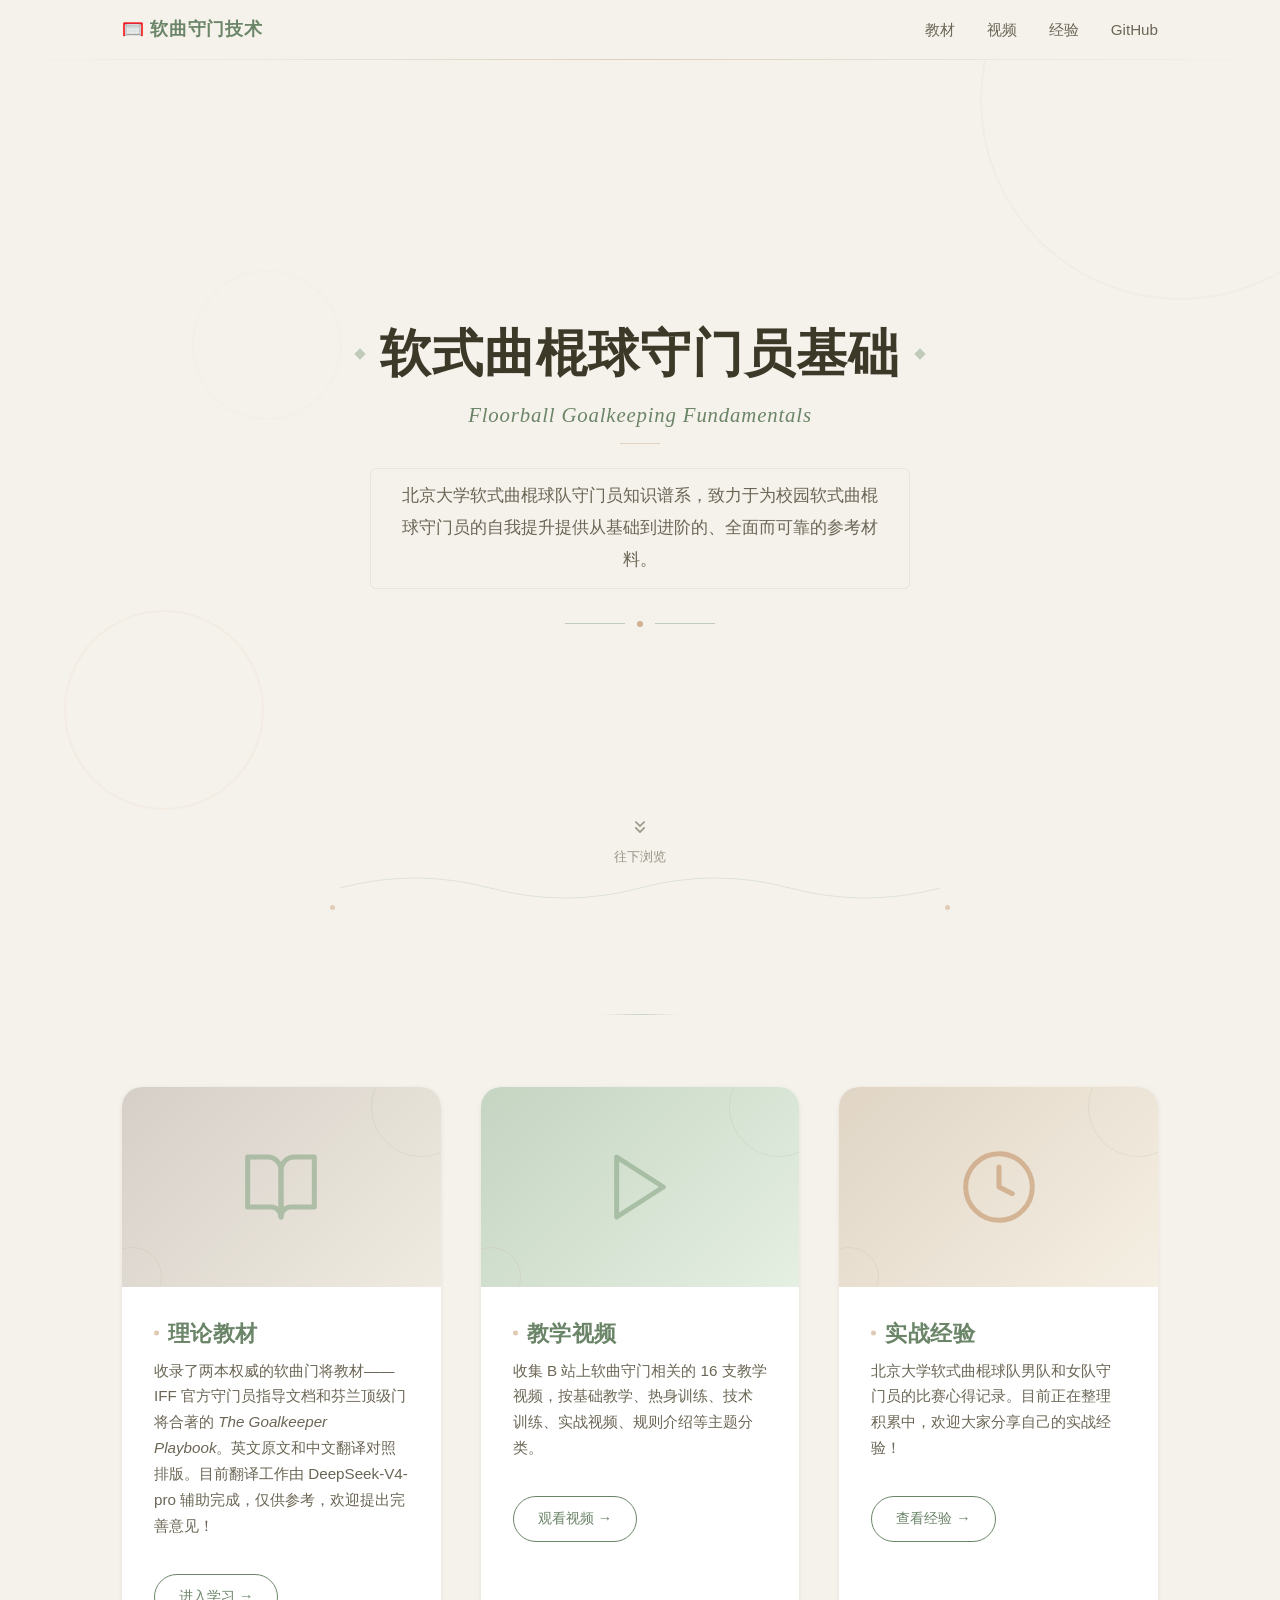
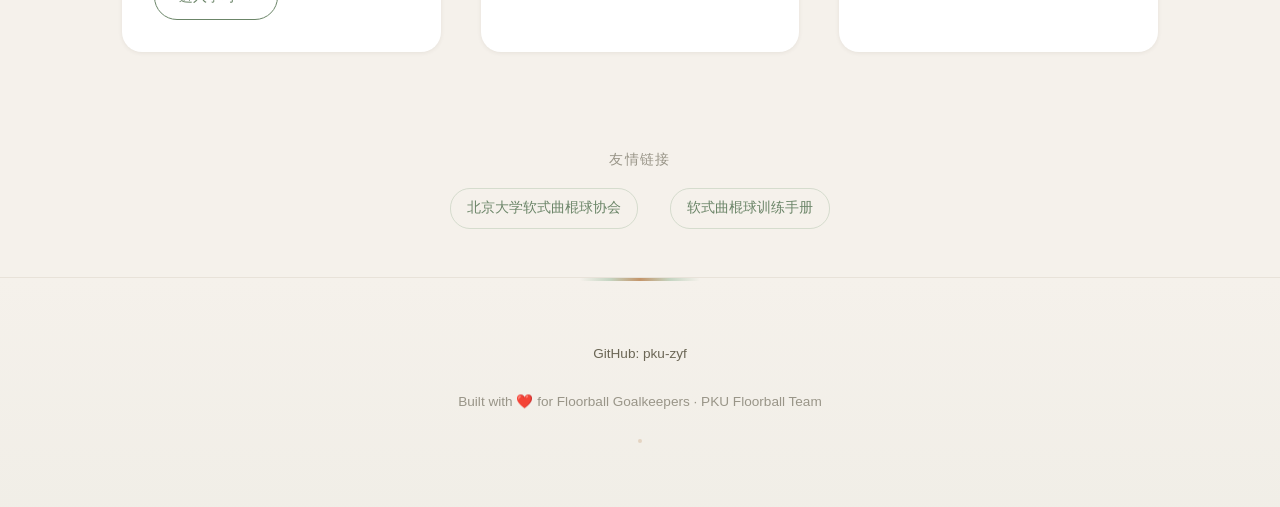
<file: index.html>
<!DOCTYPE html>
<html lang="zh-CN">
<head>
  <meta charset="UTF-8">
  <meta name="viewport" content="width=device-width, initial-scale=1.0">
  <meta name="description" content="软式曲棍球（floorball）守门员技术——教材翻译、教学视频与实战经验">
  <title>软曲守门技术 — Floorball Goalkeeping</title>
  <link rel="stylesheet" href="css/style.css">
  <!-- <link rel=”icon” href=”data:image/svg+xml,<svg xmlns='http://www.w3.org/2000/svg' viewBox='0 0 100 100'><text y='.9em' font-size='90'>🥅</text></svg>”> -->
  <style>
    /* --- 主页装饰 --- */
    /* Hero 背景：添加细微几何纹理 */
    .hero::after {
      content: '';
      position: absolute;
      inset: 0;
      background-image:
        radial-gradient(circle at 20% 80%, var(--sage) 0.6px, transparent 0.6px),
        radial-gradient(circle at 80% 20%, var(--terracotta) 0.6px, transparent 0.6px),
        radial-gradient(circle at 60% 60%, var(--sage-light) 0.6px, transparent 0.6px);
      background-size: 80px 80px, 100px 100px, 120px 120px;
      opacity: 0.12;
      pointer-events: none;
      z-index: 0;
    }
    .hero-content { position: relative; z-index: 1; }

    /* 导航栏底部渐变线 */
    .nav { border-bottom: 1px solid transparent; }
    .nav::after {
      content: '';
      position: absolute;
      bottom: 0; left: 0; right: 0;
      height: 1px;
      background: linear-gradient(90deg, transparent, var(--sage-light), var(--terracotta), var(--sage-light), transparent);
      opacity: 0.4;
    }

    /* 大标题装饰：两侧小菱形 */
    h1 {
      display: flex;
      align-items: center;
      justify-content: center;
      gap: 1rem;
    }
    h1::before,
    h1::after {
      content: '';
      display: block;
      width: 8px;
      height: 8px;
      background: var(--sage);
      opacity: 0.5;
      transform: rotate(45deg);
      flex-shrink: 0;
    }

    /* 副标题装饰 */
    .subtitle {
      position: relative;
      display: inline-block;
    }
    .subtitle::after {
      content: '';
      display: block;
      width: 40px;
      height: 1px;
      background: var(--terracotta);
      opacity: 0.35;
      margin: 0.6rem auto 0;
    }

    /* 描述文字区域微妙的边框 */
    .desc {
      position: relative;
      padding: 0.8rem 1.5rem;
    }
    .desc::before {
      content: '';
      position: absolute;
      inset: 0;
      border: 1px solid rgba(139, 168, 136, 0.15);
      border-radius: 6px;
      pointer-events: none;
    }

    /* Hero 装饰线 */
    .hero-rule {
      display: flex;
      align-items: center;
      justify-content: center;
      gap: 12px;
      margin-top: 2rem;
    }
    .hero-rule-line {
      display: block;
      width: 60px;
      height: 1px;
      background: var(--sage);
      opacity: 0.5;
    }
    .hero-rule-dot {
      display: block;
      width: 6px;
      height: 6px;
      border-radius: 50%;
      background: var(--terracotta);
      opacity: 0.7;
    }

    /* 区域分隔线 */
    .section-divider {
      text-align: center;
      padding: 0 2rem;
      margin-top: -2rem;
      position: relative;
    }
    .section-divider svg {
      width: 100%;
      max-width: 600px;
      height: 40px;
    }
    .section-divider path {
      stroke: var(--sage-light);
      stroke-width: 1;
      fill: none;
      opacity: 0.5;
    }
    /* 分隔线两端装饰点 */
    .section-divider::before,
    .section-divider::after {
      content: '';
      position: absolute;
      bottom: 8px;
      width: 5px;
      height: 5px;
      border-radius: 50%;
      background: var(--terracotta);
      opacity: 0.4;
    }
    .section-divider::before { left: calc(50% - 310px); }
    .section-divider::after  { right: calc(50% - 310px); }

    /* 卡片区域背景纹理 */
    #theory-section {
      position: relative;
    }
    #theory-section::before {
      content: '';
      position: absolute;
      inset: 0;
      background-image:
        radial-gradient(circle at 15% 30%, var(--sage-light) 0.4px, transparent 0.4px),
        radial-gradient(circle at 85% 70%, var(--terracotta) 0.4px, transparent 0.4px),
        radial-gradient(circle at 50% 50%, var(--sage) 0.3px, transparent 0.3px);
      background-size: 100px 100px, 120px 120px, 90px 90px;
      opacity: 0.08;
      pointer-events: none;
    }

    /* 卡片容器上方的装饰线 */
    .cards-grid {
      position: relative;
    }
    .cards-grid::before {
      content: '';
      display: block;
      width: 80px;
      height: 1px;
      background: linear-gradient(90deg, transparent, var(--sage), transparent);
      opacity: 0.4;
      margin: 0 auto 2rem;
      grid-column: 1 / -1;
    }

    /* 卡片标题装饰小点 */
    .card-body h3 {
      position: relative;
      padding-left: 14px;
    }
    .card-body h3::before {
      content: '';
      position: absolute;
      left: 0;
      top: 50%;
      transform: translateY(-50%);
      width: 5px;
      height: 5px;
      border-radius: 50%;
      background: var(--terracotta);
      opacity: 0.5;
    }

    /* 卡片装饰：背景纹理 */
    .card-media {
      position: relative;
    }
    .card-media::before {
      content: '';
      position: absolute;
      top: -30px;
      right: -30px;
      width: 100px;
      height: 100px;
      border-radius: 50%;
      border: 1.5px solid rgba(139, 168, 136, 0.15);
      pointer-events: none;
    }
    .card-media::after {
      content: '';
      position: absolute;
      bottom: -20px;
      left: -20px;
      width: 60px;
      height: 60px;
      border-radius: 50%;
      border: 1.5px solid rgba(196, 149, 106, 0.15);
      pointer-events: none;
    }

    /* 卡片悬停：顶部细线 */
    .card {
      position: relative;
    }
    .card::after {
      content: '';
      position: absolute;
      top: 0;
      left: 50%;
      transform: translateX(-50%);
      width: 0;
      height: 2px;
      background: var(--sage);
      transition: width var(--transition);
      border-radius: 0 0 2px 2px;
    }
    .card:hover::after {
      width: 80%;
    }

    /* 卡片 hover 时标题点变色 */
    .card:hover .card-body h3::before {
      background: var(--terracotta);
      opacity: 0.8;
    }

    /* 卡片 footer 行动召唤微装饰 */
    .card-action {
      position: relative;
    }
    .card-action::after {
      content: '';
      display: inline-block;
      width: 0;
      height: 1px;
      background: var(--sage);
      vertical-align: middle;
      margin-left: 0;
      transition: all var(--transition);
    }
    .card:hover .card-action::after {
      width: 20px;
      margin-left: 8px;
    }

    /* 底部增强装饰 */
    .footer {
      position: relative;
      background: linear-gradient(180deg, var(--cream) 0%, rgba(139,168,136,0.04) 100%);
    }
    .footer::before {
      content: '';
      position: absolute;
      top: 0;
      left: 50%;
      transform: translateX(-50%);
      width: 120px;
      height: 3px;
      background: linear-gradient(90deg, transparent, var(--sage-light), var(--terracotta), var(--sage-light), transparent);
      border-radius: 2px;
    }
    /* 底部装饰点 */
    .footer::after {
      content: '';
      display: block;
      width: 4px;
      height: 4px;
      border-radius: 50%;
      background: var(--terracotta);
      opacity: 0.3;
      margin: 1.5rem auto 0;
    }

    /* 友情链接 */
    .friends-section {
      max-width: 700px;
      margin: 0 auto;
      padding: 0 2rem 3rem;
      text-align: center;
    }
    .friends-title {
      font-size: 0.85rem;
      color: var(--text-muted);
      letter-spacing: 0.1em;
      margin-bottom: 1rem;
    }
    .friends-links {
      display: flex;
      justify-content: center;
      gap: 2rem;
      flex-wrap: wrap;
    }
    .friends-links a {
      color: var(--sage-dark);
      font-size: 0.9rem;
      padding: 0.4rem 1rem;
      border: 1px solid rgba(139, 168, 136, 0.3);
      border-radius: 20px;
      transition: all var(--transition);
    }
    .friends-links a:hover {
      background: rgba(139, 168, 136, 0.1);
      border-color: var(--sage);
      color: var(--text);
    }

    @media (max-width: 768px) {
      .card-media::before,
      .card-media::after { display: none; }
      h1::before,
      h1::after { display: none; }
      .section-divider::before,
      .section-divider::after { display: none; }
      .desc::before { display: none; }
      .card-body h3 { padding-left: 0; }
      .card-body h3::before { display: none; }
    }
  </style>
</head>
<body>

<!-- 导航栏 -->
<nav class="nav" id="nav">
  <div class="nav-inner">
    <a href="/floorball-goalkeeper/" class="nav-brand">🥅 软曲守门技术</a>
    <ul class="nav-links">
      <li><a href="theory/">教材</a></li>
      <li><a href="videos/">视频</a></li>
      <li><a href="experience/">经验</a></li>
      <li><a href="https://github.com/pku-zyf/floorball-goalkeeper" target="_blank" rel="noopener">GitHub</a></li>
    </ul>
  </div>
</nav>

<!-- Hero 区域 -->
<section class="hero">
  <div class="hero-bg">
    <div class="circle circle-1"></div>
    <div class="circle circle-2"></div>
    <div class="circle circle-3"></div>
  </div>

  <div class="hero-content">
    <h1>软式曲棍球守门员基础</h1>
    <p class="subtitle">Floorball Goalkeeping Fundamentals</p>
    <p class="desc">
      北京大学软式曲棍球队守门员知识谱系，致力于为校园软式曲棍球守门员的自我提升提供从基础到进阶的、全面而可靠的参考材料。
    </p>
    <div class="hero-rule">
      <span class="hero-rule-line"></span>
      <span class="hero-rule-dot"></span>
      <span class="hero-rule-line"></span>
    </div>
  </div>

  <div class="hero-scroll">
    <svg viewBox="0 0 24 24" fill="none" stroke="currentColor" stroke-width="2" stroke-linecap="round">
      <path d="M7 13l5 5 5-5"/><path d="M7 6l5 5 5-5"/>
    </svg>
    <span>往下浏览</span>
  </div>
</section>

<div class="section-divider">
  <svg viewBox="0 0 600 40" preserveAspectRatio="none" xmlns="http://www.w3.org/2000/svg">
    <path d="M0,20 Q75,0 150,20 T300,20 T450,20 T600,20"/>
  </svg>
</div>

<!-- 理论教材板块 -->
<section class="section" id="theory-section">
  <div class="container">
    <div class="cards-grid">
      <a href="theory/" class="card">
        <div class="card-media theory">
          <svg viewBox="0 0 24 24" fill="none" stroke="#8BA888" stroke-width="1.5" stroke-linecap="round" stroke-linejoin="round">
            <path d="M2 3h6a4 4 0 0 1 4 4v14a3 3 0 0 0-3-3H2z"/>
            <path d="M22 3h-6a4 4 0 0 0-4 4v14a3 3 0 0 1 3-3h7z"/>
          </svg>
        </div>
        <div class="card-body">
          <h3>理论教材</h3>
          <p>
            收录了两本权威的软曲门将教材——IFF 官方守门员指导文档和芬兰顶级门将合著的 <em>The Goalkeeper Playbook</em>。英文原文和中文翻译对照排版。目前翻译工作由 DeepSeek-V4-pro 辅助完成，仅供参考，欢迎提出完善意见！
          </p>
          <span class="card-action">进入学习 →</span>
        </div>
      </a>

      <a href="videos/" class="card">
        <div class="card-media video">
          <svg viewBox="0 0 24 24" fill="none" stroke="#8BA888" stroke-width="1.5" stroke-linecap="round" stroke-linejoin="round">
            <polygon points="5 3 19 12 5 21 5 3"/>
          </svg>
        </div>
        <div class="card-body">
          <h3>教学视频</h3>
          <p>
            收集 B 站上软曲守门相关的 16 支教学视频，按基础教学、热身训练、技术训练、实战视频、规则介绍等主题分类。
          </p>
          <span class="card-action">观看视频 →</span>
        </div>
      </a>

      <a href="experience/" class="card">
        <div class="card-media" style="background: linear-gradient(135deg, #e0d5c5 0%, #f5efe3 100%);">
          <svg viewBox="0 0 24 24" fill="none" stroke="#C4956A" stroke-width="1.5" stroke-linecap="round" stroke-linejoin="round">
            <circle cx="12" cy="12" r="10"/>
            <path d="M12 6v6l4 2"/>
          </svg>
        </div>
        <div class="card-body">
          <h3>实战经验</h3>
          <p>
            北京大学软式曲棍球队男队和女队守门员的比赛心得记录。目前正在整理积累中，欢迎大家分享自己的实战经验！
          </p>
          <span class="card-action">查看经验 →</span>
        </div>
      </a>
    </div>
  </div>
</section>

<!-- 友情链接 -->
<section class="friends-section">
  <p class="friends-title">友情链接</p>
  <div class="friends-links">
    <a href="https://pku-floorball.github.io/pkufloorball/htmls/3-association/2-rk-cup/25-rk-cup/main.html" target="_blank" rel="noopener">北京大学软式曲棍球协会</a>
    <a href="https://zjz1214.github.io/floorball-training/" target="_blank" rel="noopener">软式曲棍球训练手册</a>
  </div>
</section>

<!-- 底部 -->
<footer class="footer">
  <div class="footer-links">
    <!-- <a href="https://github.com/pku-zyf/floorball-goalkeeper" target="_blank" rel="noopener">GitHub</a> -->
    <a href="https://github.com/pku-zyf" target="_blank" rel="noopener">GitHub: pku-zyf</a>
  </div>
  <p>Built with ❤️ for Floorball Goalkeepers · PKU Floorball Team</p>
</footer>

<script src="js/main.js"></script>
</body>
</html>
</file>
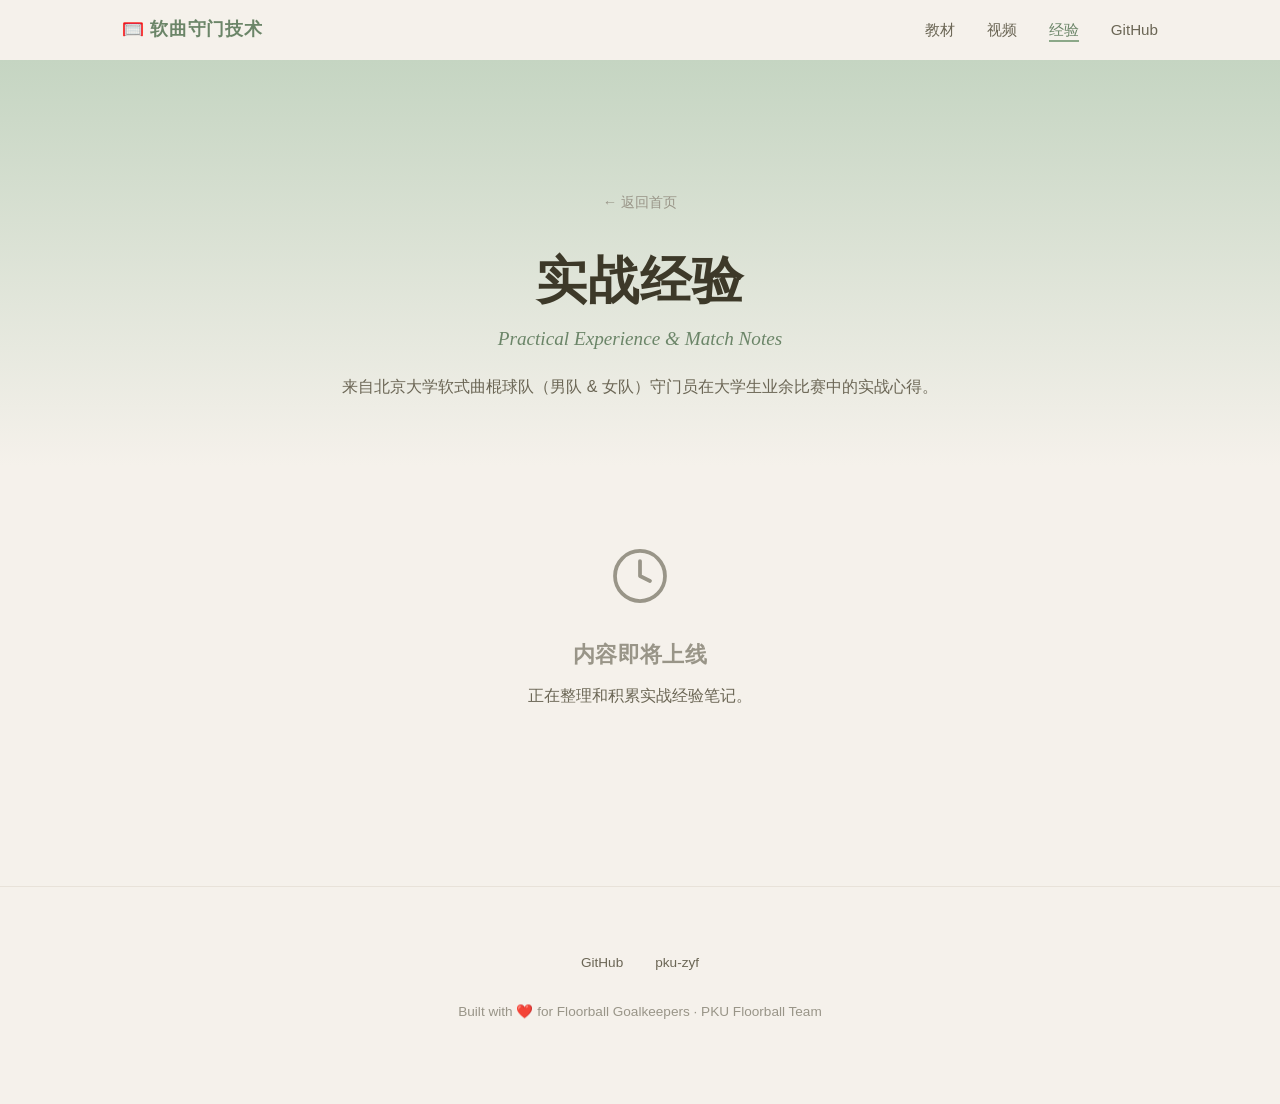
<file: experience/index.html>
<!DOCTYPE html>
<html lang="zh-CN">
<head>
  <meta charset="UTF-8">
  <meta name="viewport" content="width=device-width, initial-scale=1.0">
  <meta name="description" content="北京大学软式曲棍球队守门员实战经验——比赛心得记录">
  <title>实战经验 — 软曲守门技术</title>
  <link rel="stylesheet" href="../css/style.css">
  <link rel="icon" href="data:image/svg+xml,<svg xmlns='http://www.w3.org/2000/svg' viewBox='0 0 100 100'><text y='.9em' font-size='90'>🧤</text></svg>“>
</head>
<body>

<nav class="nav" id="nav">
  <div class="nav-inner">
    <a href="/floorball-goalkeeper/" class="nav-brand">🥅 软曲守门技术</a>
    <ul class="nav-links">
      <li><a href="../theory/">教材</a></li>
      <li><a href="../videos/">视频</a></li>
      <li><a href="../experience/" class="active">经验</a></li>
      <li><a href="https://github.com/pku-zyf/floorball-goalkeeper" target="_blank" rel="noopener">GitHub</a></li>
    </ul>
  </div>
</nav>

<header class="page-hero">
  <a href="/floorball-goalkeeper/" class="back-link">← 返回首页</a>
  <h1>实战经验</h1>
  <p class="en-subtitle">Practical Experience &amp; Match Notes</p>
  <p class="desc" style="max-width:600px;margin:1rem auto 0;color:var(--text-light);">
    来自北京大学软式曲棍球队（男队 &amp; 女队）守门员在大学生业余比赛中的实战心得。
  </p>
</header>

<section class="content-list">

  <div class="video-placeholder" style="padding:5rem 2rem;">
    <svg width="60" height="60" viewBox="0 0 24 24" fill="none" stroke="#999588" stroke-width="1.5" stroke-linecap="round" stroke-linejoin="round">
      <circle cx="12" cy="12" r="10"/>
      <path d="M12 6v6l4 2"/>
    </svg>
    <h3 style="margin-top:1.5rem;">内容即将上线</h3>
    <p style="margin-top:0.8rem;color:var(--text-light);">
      正在整理和积累实战经验笔记。
    </p>
  </div>

  <!-- 经验卡片模板（后续填充） -->
  <!--
  <article class="content-item">
    <div class="content-item-num">
      <svg width="32" height="32" viewBox="0 0 24 24" fill="none" stroke="#C4956A" stroke-width="1.5">
        <circle cx="12" cy="12" r="10"/>
        <path d="M12 6v6l4 2"/>
      </svg>
    </div>
    <div class="content-item-info">
      <span class="meta">2025年某月某日 · 某比赛 · 男队/女队</span>
      <h3>经验标题</h3>
      <p class="desc">经验简要描述...</p>
    </div>
  </article>
  -->

</section>

<footer class="footer">
  <div class="footer-links">
    <a href="https://github.com/pku-zyf/floorball-goalkeeper" target="_blank" rel="noopener">GitHub</a>
    <a href="https://github.com/pku-zyf" target="_blank" rel="noopener">pku-zyf</a>
  </div>
  <p>Built with ❤️ for Floorball Goalkeepers · PKU Floorball Team</p>
</footer>

<script src="../js/main.js"></script>
</body>
</html>
</file>
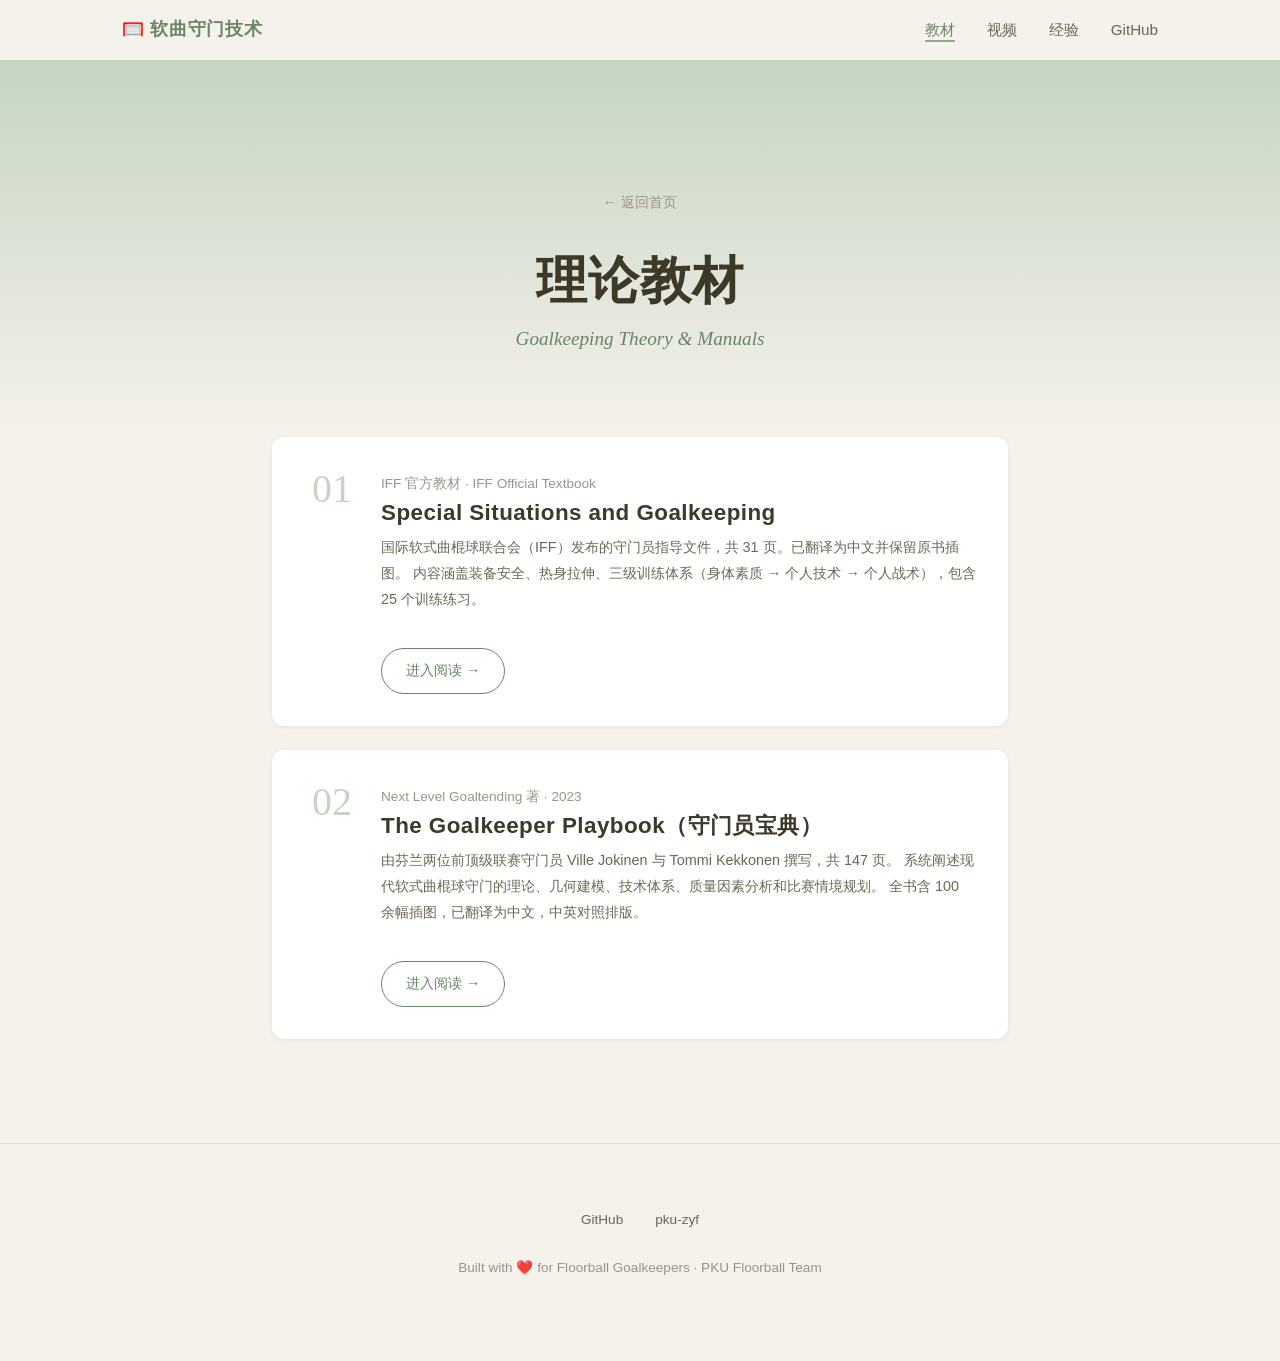
<file: theory/index.html>
<!DOCTYPE html>
<html lang="zh-CN">
<head>
  <meta charset="UTF-8">
  <meta name="viewport" content="width=device-width, initial-scale=1.0">
  <meta name="description" content="软式曲棍球守门员理论教材——英文教材中文翻译">
  <title>理论教材 — 软曲守门技术</title>
  <link rel="stylesheet" href="../css/style.css">
  <link rel="icon" href="data:image/svg+xml,<svg xmlns='http://www.w3.org/2000/svg' viewBox='0 0 100 100'><text y='.9em' font-size='90'>📖</text></svg>“>
</head>
<body>

<nav class="nav" id="nav">
  <div class="nav-inner">
    <a href="/floorball-goalkeeper/" class="nav-brand">🥅 软曲守门技术</a>
    <ul class="nav-links">
      <li><a href="../theory/" class="active">教材</a></li>
      <li><a href="../videos/">视频</a></li>
      <li><a href="../experience/">经验</a></li>
      <li><a href="https://github.com/pku-zyf/floorball-goalkeeper" target="_blank" rel="noopener">GitHub</a></li>
    </ul>
  </div>
</nav>

<header class="page-hero">
  <a href="/floorball-goalkeeper/" class="back-link">← 返回首页</a>
  <h1>理论教材</h1>
  <p class="en-subtitle">Goalkeeping Theory &amp; Manuals</p>
</header>

<section class="content-list">

  <div class="content-item" onclick="location.href='iff-textbook/'" style="cursor:pointer;">
    <div class="content-item-num">01</div>
    <div class="content-item-info">
      <span class="meta">IFF 官方教材 · IFF Official Textbook</span>
      <h3>Special Situations and Goalkeeping</h3>
      <p class="desc">
        国际软式曲棍球联合会（IFF）发布的守门员指导文件，共 31 页。已翻译为中文并保留原书插图。
        内容涵盖装备安全、热身拉伸、三级训练体系（身体素质 → 个人技术 → 个人战术），包含 25 个训练练习。
      </p>
      <a href="iff-textbook/" class="card-action" style="display:inline-block;">进入阅读 →</a>
    </div>
  </div>

  <div class="content-item" onclick="location.href='goalkeeper-playbook/'" style="cursor:pointer;">
    <div class="content-item-num">02</div>
    <div class="content-item-info">
      <span class="meta">Next Level Goaltending 著 · 2023</span>
      <h3>The Goalkeeper Playbook（守门员宝典）</h3>
      <p class="desc">
        由芬兰两位前顶级联赛守门员 Ville Jokinen 与 Tommi Kekkonen 撰写，共 147 页。
        系统阐述现代软式曲棍球守门的理论、几何建模、技术体系、质量因素分析和比赛情境规划。
        全书含 100 余幅插图，已翻译为中文，中英对照排版。
      </p>
      <a href="goalkeeper-playbook/" class="card-action" style="display:inline-block;">进入阅读 →</a>
    </div>
  </div>

</section>

<footer class="footer">
  <div class="footer-links">
    <a href="https://github.com/pku-zyf/floorball-goalkeeper" target="_blank" rel="noopener">GitHub</a>
    <a href="https://github.com/pku-zyf" target="_blank" rel="noopener">pku-zyf</a>
  </div>
  <p>Built with ❤️ for Floorball Goalkeepers · PKU Floorball Team</p>
</footer>

<script src="../js/main.js"></script>
</body>
</html>
</file>
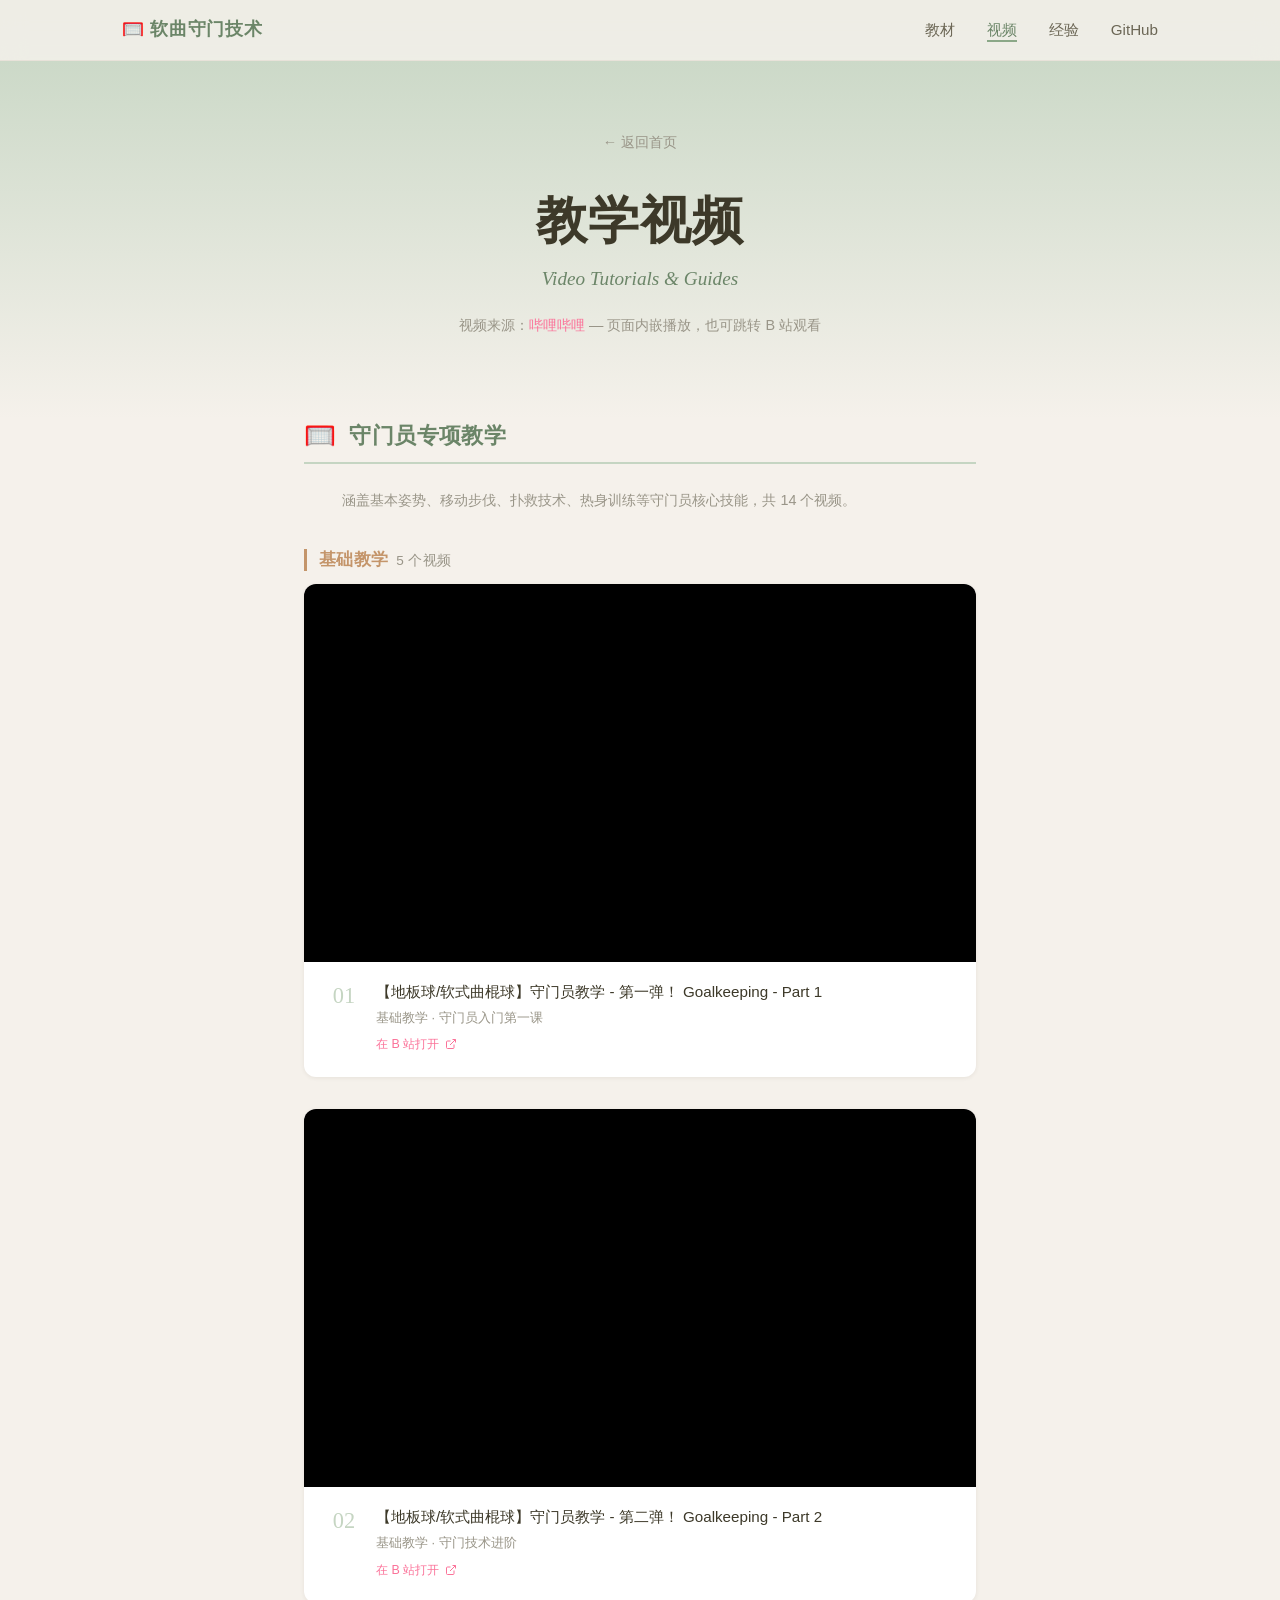
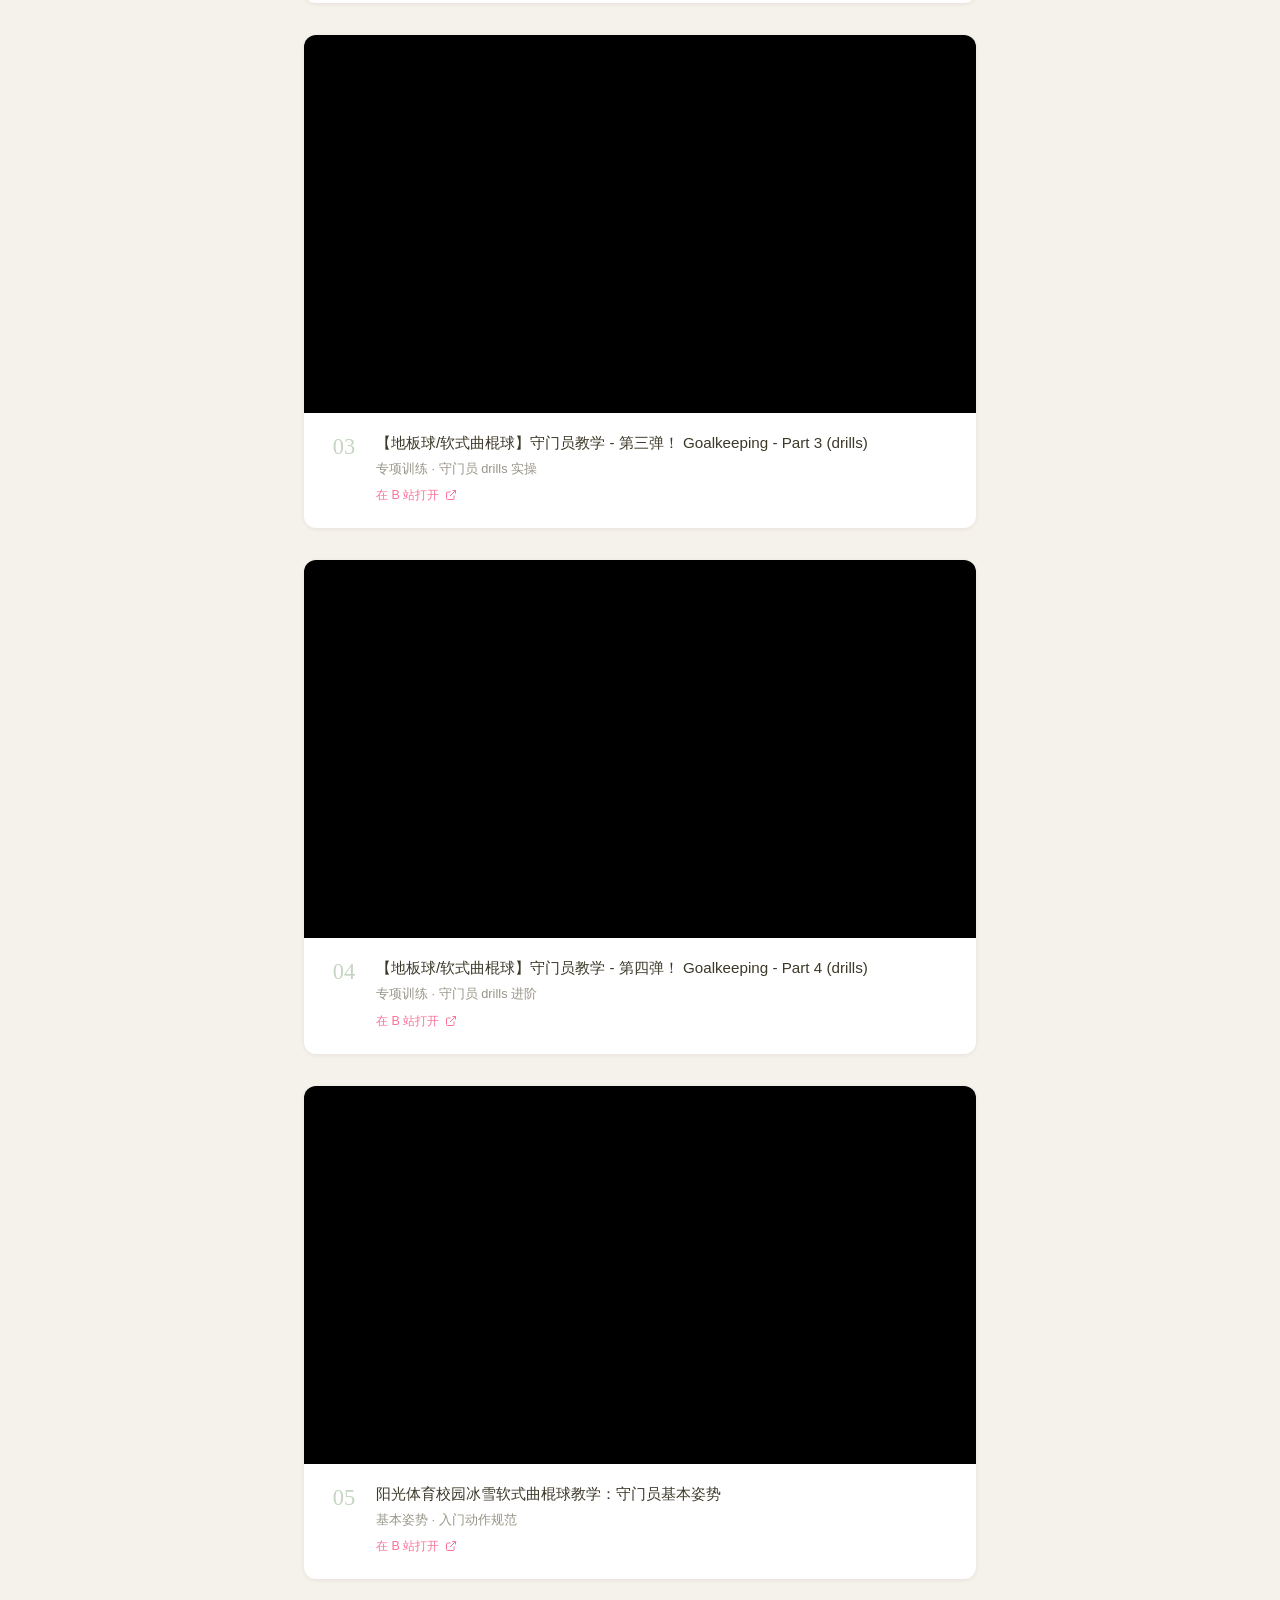
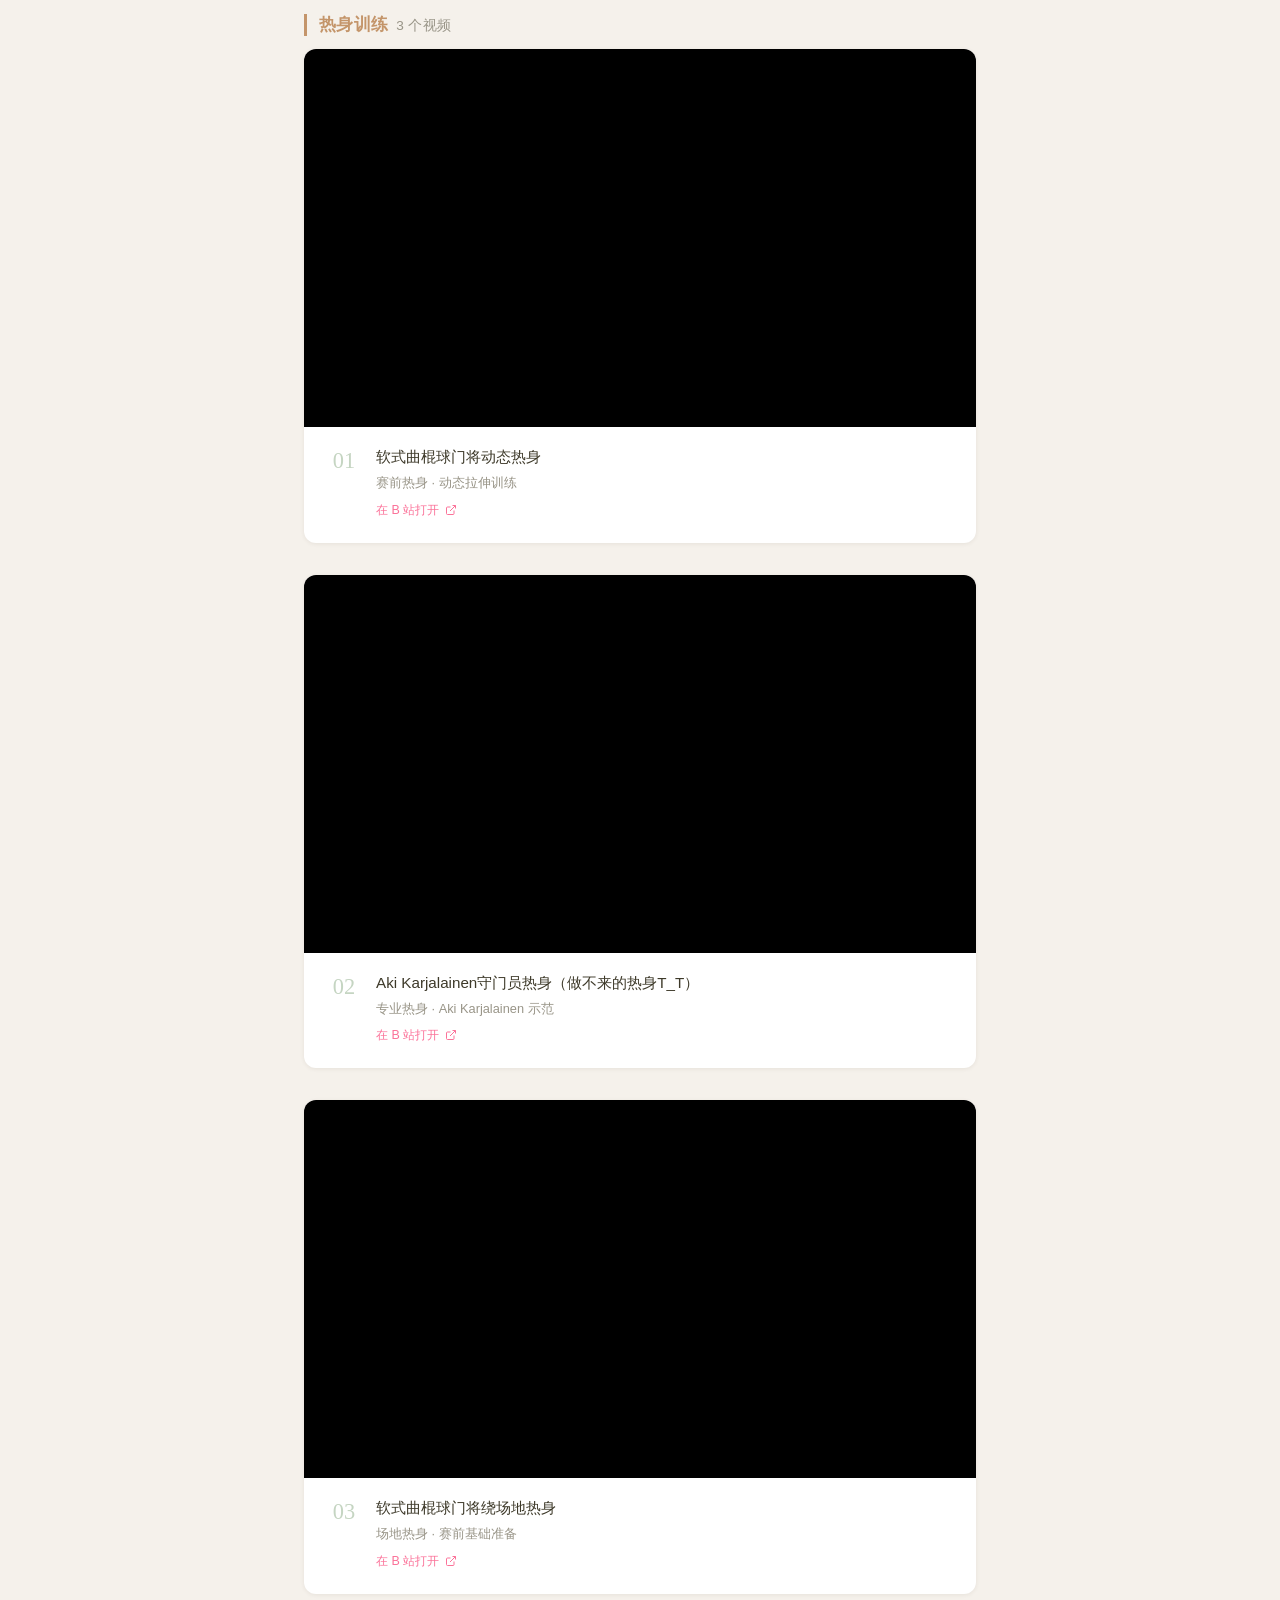
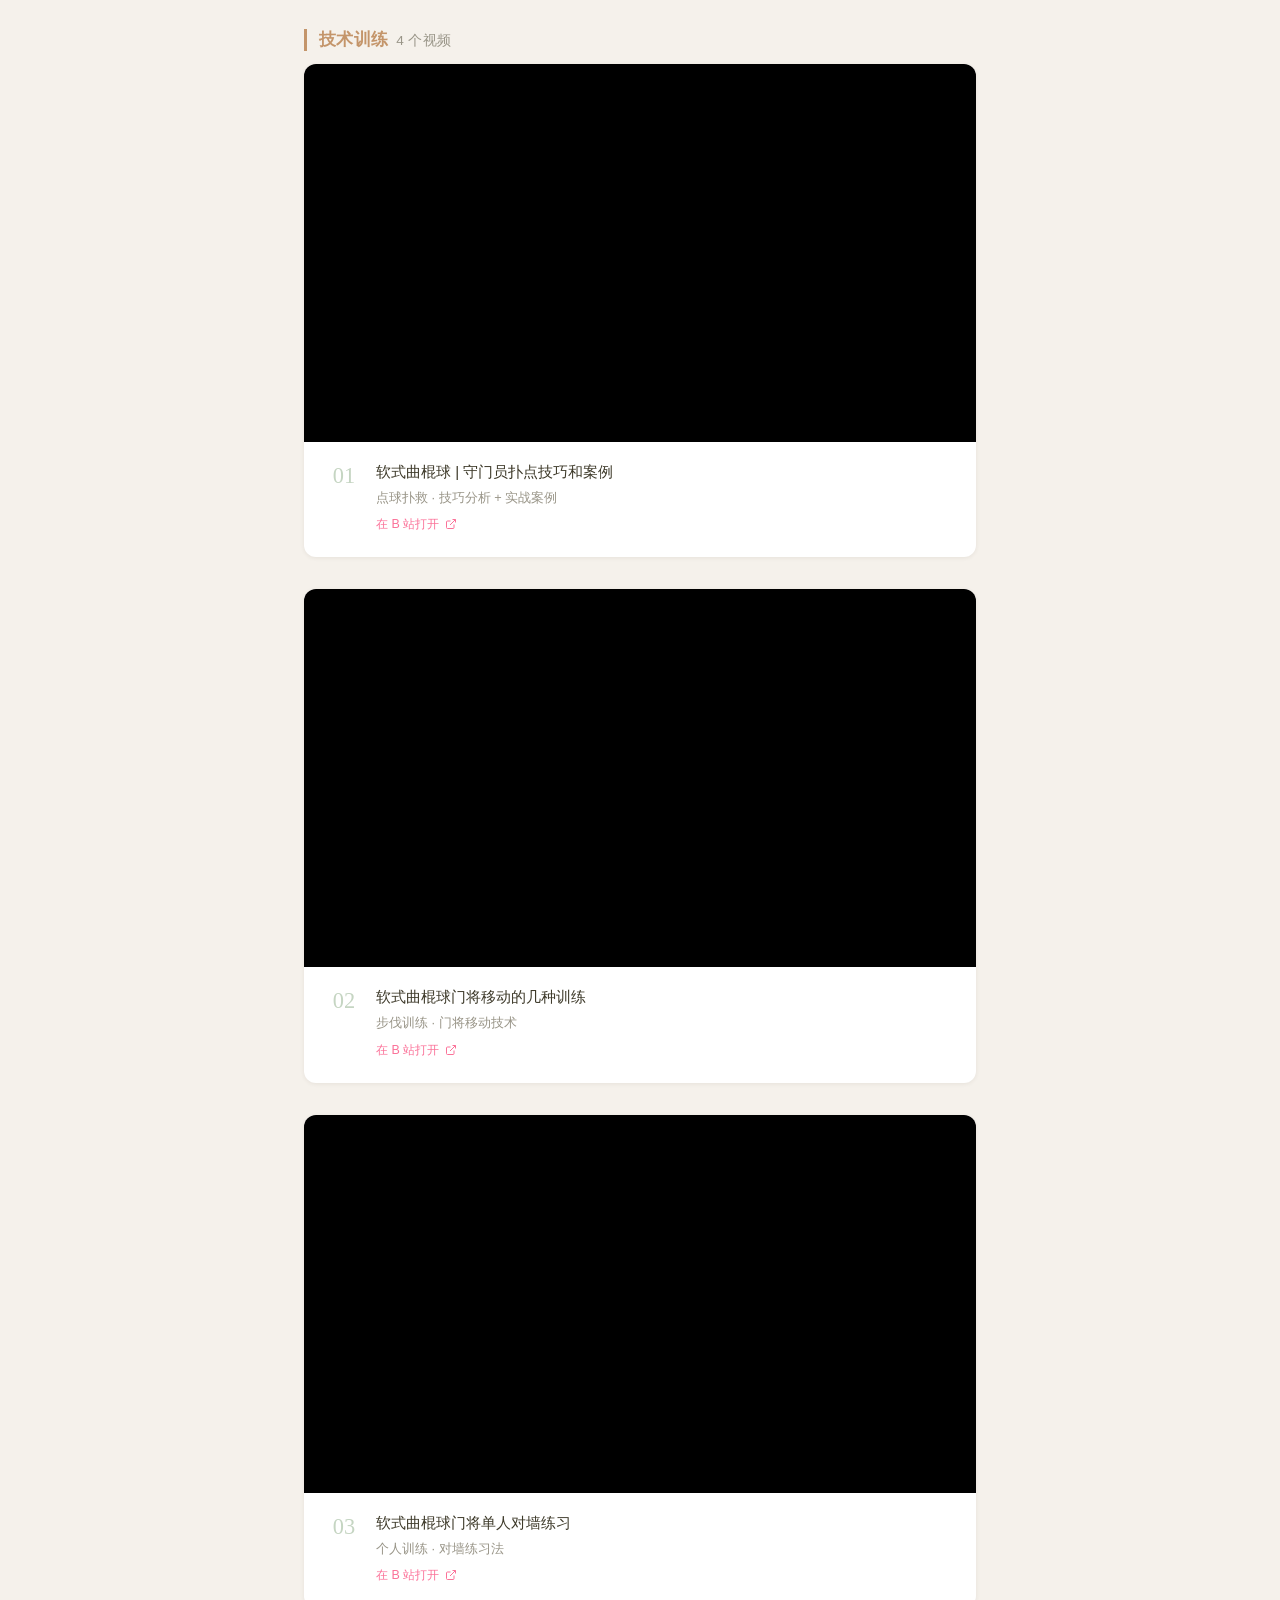
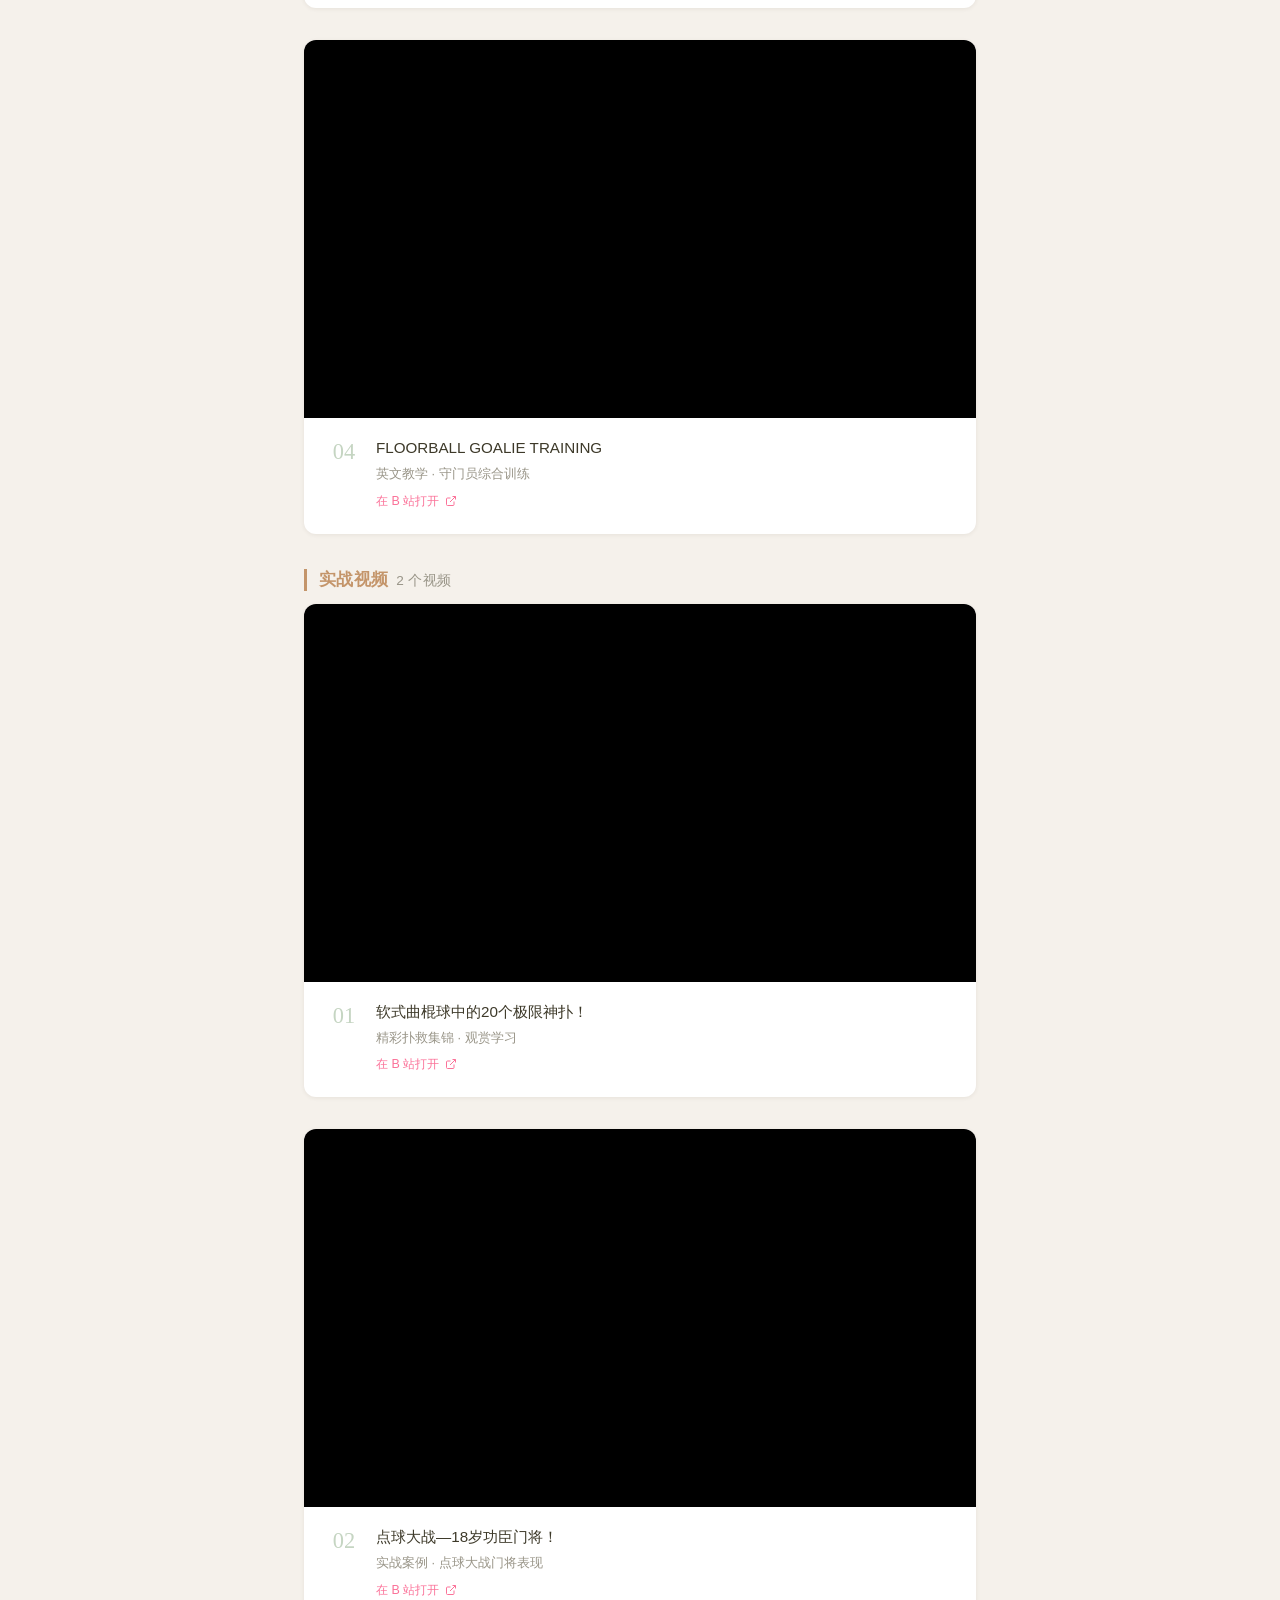
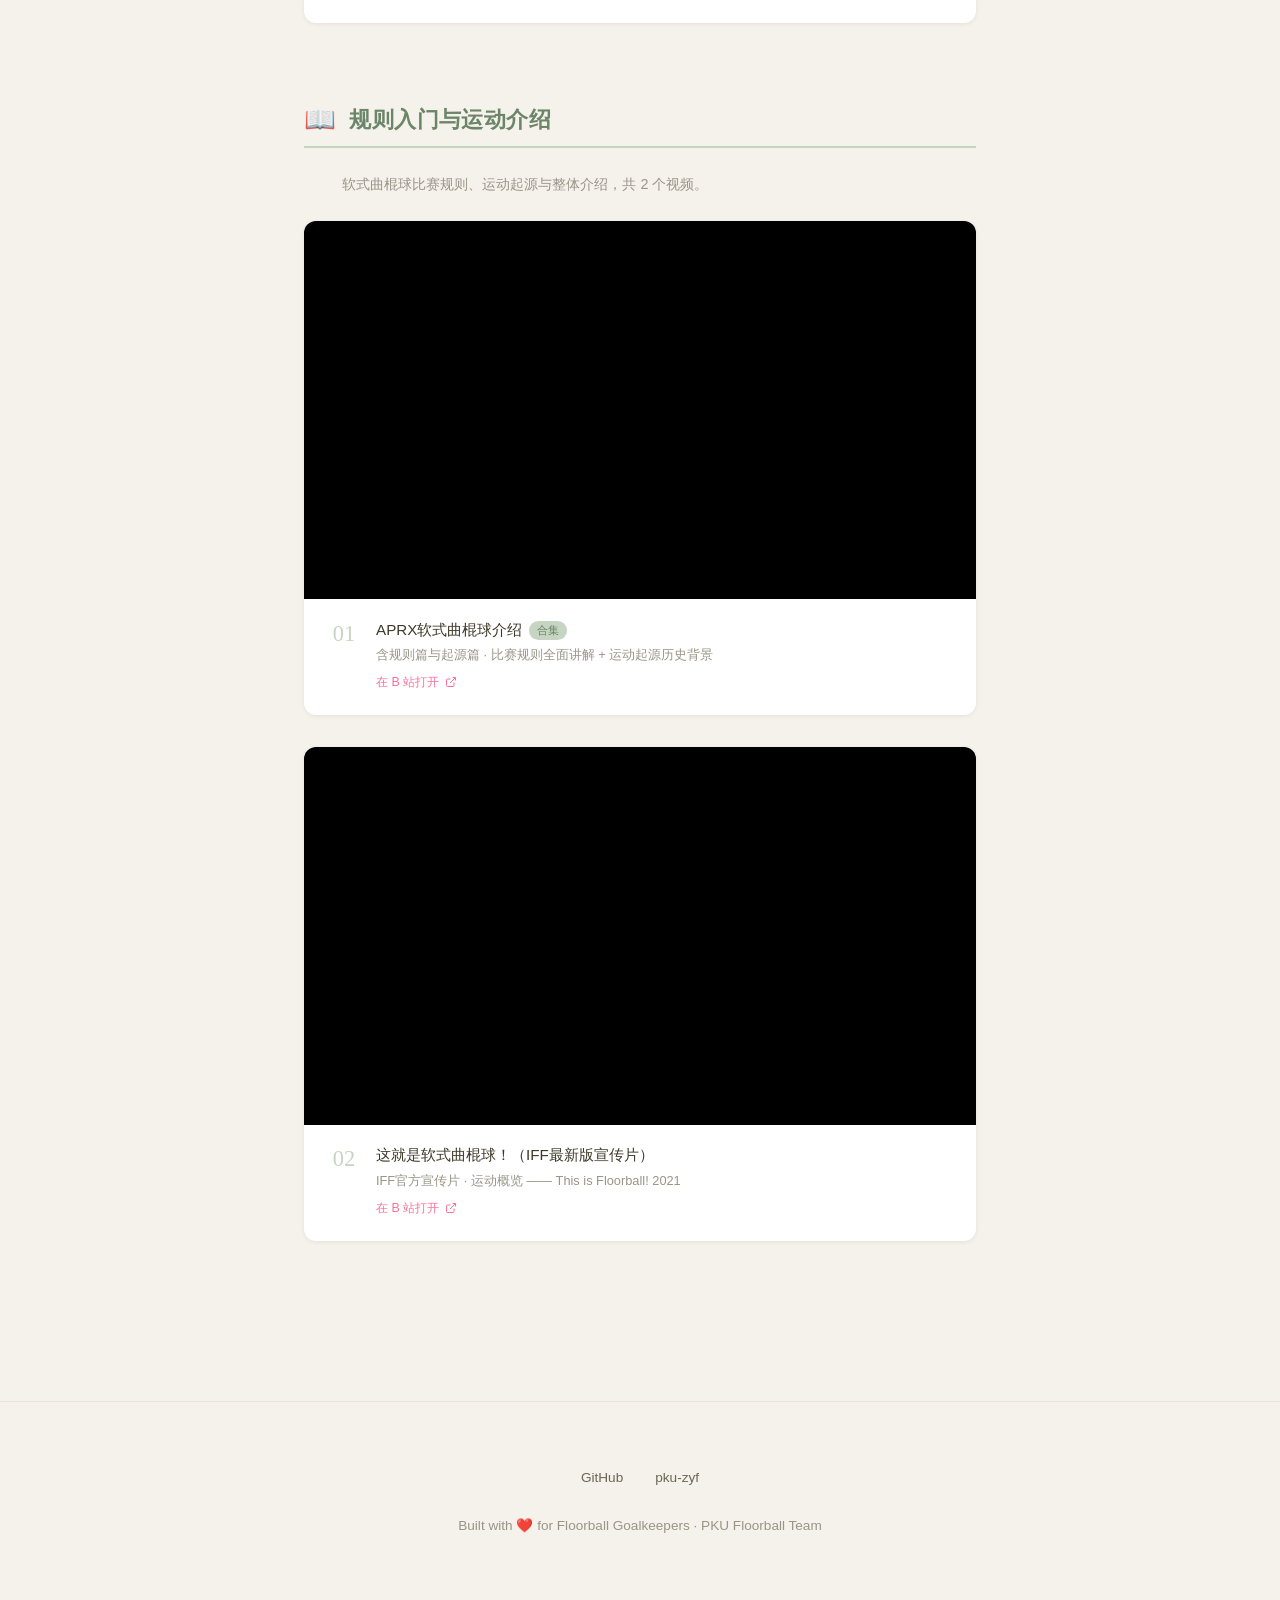
<file: videos/index.html>
<!DOCTYPE html>
<html lang="zh-CN">
<head>
  <meta charset="UTF-8">
  <meta name="viewport" content="width=device-width, initial-scale=1.0">
  <meta name="description" content="软式曲棍球守门员教学视频——B站视频整理，页面内嵌播放">
  <title>教学视频 — 软曲守门技术</title>
  <link rel="stylesheet" href="../css/style.css">
  <link rel="icon" href="data:image/svg+xml,<svg xmlns='http://www.w3.org/2000/svg' viewBox='0 0 100 100'><text y='.9em' font-size='90'>🎬</text></svg>">
  <style>
    /* 视频页面额外样式 */
    .video-section {
      max-width: 900px;
      margin: 0 auto;
      padding: 0 2rem 3rem;
    }
    .video-section-title {
      display: flex;
      align-items: center;
      gap: 0.8rem;
      font-size: 1.4rem;
      color: var(--sage-dark);
      margin-bottom: 1.5rem;
      padding-bottom: 0.6rem;
      border-bottom: 2px solid var(--sage-light);
    }
    .video-section-title .icon {
      font-size: 1.6rem;
    }
    .video-section-desc {
      color: var(--text-muted);
      font-size: 0.9rem;
      margin-bottom: 1.5rem;
      padding-left: 2.4rem;
    }

    /* 嵌入卡片 */
    .video-embed-card {
      background: var(--white);
      border-radius: var(--radius);
      box-shadow: var(--shadow-sm);
      margin-bottom: 2rem;
      overflow: hidden;
      transition: all var(--transition);
    }
    .video-embed-card:hover {
      box-shadow: var(--shadow-md);
    }

    /* 响应式 16:9 播放器容器 */
    .video-embed-wrapper {
      position: relative;
      width: 100%;
      padding-top: 56.25%;
      background: #000;
    }
    .video-embed-wrapper iframe {
      position: absolute;
      top: 0;
      left: 0;
      width: 100%;
      height: 100%;
      border: 0;
    }

    /* 视频信息栏 */
    .video-embed-info {
      display: flex;
      gap: 1rem;
      padding: 1.2rem 1.5rem;
      align-items: flex-start;
    }
    .video-embed-num {
      font-family: var(--font-en-heading);
      font-size: 1.4rem;
      color: var(--sage-light);
      min-width: 32px;
      text-align: center;
      flex-shrink: 0;
      line-height: 1.3;
    }
    .video-embed-text {
      flex: 1;
      min-width: 0;
    }
    .video-embed-text .title {
      font-size: 0.95rem;
      font-weight: 500;
      color: var(--text);
      line-height: 1.5;
      margin-bottom: 0.25rem;
    }
    .video-embed-text .meta {
      font-size: 0.8rem;
      color: var(--text-muted);
      line-height: 1.5;
    }
    .video-embed-text .bili-link {
      display: inline-block;
      margin-top: 0.4rem;
      font-size: 0.78rem;
      color: #FB7299;
      text-decoration: none;
      transition: opacity 0.2s;
    }
    .video-embed-text .bili-link:hover {
      opacity: 0.8;
    }
    .video-embed-text .bili-link svg {
      vertical-align: -2px;
      margin-left: 2px;
    }

    /* 合集标签 */
    .collection-badge {
      display: inline-block;
      font-size: 0.7rem;
      background: var(--sage-light);
      color: var(--sage-dark);
      padding: 1px 8px;
      border-radius: 10px;
      margin-left: 0.4rem;
      vertical-align: middle;
      font-weight: 500;
    }

    /* 子分类标题 */
    .video-subsection-title {
      font-size: 1.05rem;
      color: var(--terracotta);
      margin: 2.2rem 0 0.8rem;
      padding-left: 0.75rem;
      border-left: 3px solid var(--terracotta);
      font-weight: 600;
    }
    .video-subsection-title:first-child {
      margin-top: 0;
    }
    .video-subsection-count {
      font-weight: 400;
      font-size: 0.85rem;
      color: var(--text-muted);
      margin-left: 0.5rem;
    }

    /* 搜索提示 */
    .search-hint {
      text-align: center;
      padding: 2rem 1rem;
      color: var(--text-light);
      font-size: 0.9rem;
      background: rgba(139, 168, 136, 0.08);
      border-radius: var(--radius);
      margin-bottom: 2.5rem;
    }
    .search-hint a {
      font-weight: 500;
    }
    .search-hint .bili-pink {
      color: #FB7299;
    }

    /* 响应式 */
    @media (max-width: 768px) {
      .video-embed-info {
        padding: 1rem;
        gap: 0.6rem;
      }
      .video-embed-num {
        font-size: 1.1rem;
        min-width: 24px;
      }
      .video-embed-text .title {
        font-size: 0.85rem;
      }
      .video-section-title {
        font-size: 1.2rem;
      }
    }
  </style>
</head>
<body>

<nav class="nav" id="nav">
  <div class="nav-inner">
    <a href="/floorball-goalkeeper/" class="nav-brand">🥅 软曲守门技术</a>
    <ul class="nav-links">
      <li><a href="../theory/">教材</a></li>
      <li><a href="../videos/" class="active">视频</a></li>
      <li><a href="../experience/">经验</a></li>
      <li><a href="https://github.com/pku-zyf/floorball-goalkeeper" target="_blank" rel="noopener">GitHub</a></li>
    </ul>
  </div>
</nav>

<header class="page-hero">
  <a href="/floorball-goalkeeper/" class="back-link">← 返回首页</a>
  <h1>教学视频</h1>
  <p class="en-subtitle">Video Tutorials &amp; Guides</p>
  <p style="color:var(--text-muted);font-size:0.9rem;margin-top:0.5rem;">视频来源：<span style="color:#FB7299;">哔哩哔哩</span> &mdash; 页面内嵌播放，也可跳转 B 站观看</p>
</header>

<section class="content-list">

  <!-- ========== 一、守门员专项教学 ========== -->
  <div class="video-section">
    <h2 class="video-section-title"><span class="icon">🥅</span> 守门员专项教学</h2>
    <p class="video-section-desc">涵盖基本姿势、移动步伐、扑救技术、热身训练等守门员核心技能，共 14 个视频。</p>

    <!-- 1-1. 基础教学 -->
    <h3 class="video-subsection-title">基础教学<span class="video-subsection-count">5 个视频</span></h3>

    <div class="video-embed-card">
      <div class="video-embed-wrapper">
        <iframe src="//player.bilibili.com/player.html?isOutside=true&bvid=BV1Q64y1S7xH" scrolling="no" border="0" frameborder="no" framespacing="0" allowfullscreen="true"></iframe>
      </div>
      <div class="video-embed-info">
        <span class="video-embed-num">01</span>
        <div class="video-embed-text">
          <div class="title">【地板球/软式曲棍球】守门员教学 - 第一弹！ Goalkeeping - Part 1</div>
          <div class="meta">基础教学 · 守门员入门第一课</div>
          <a class="bili-link" href="https://www.bilibili.com/video/BV1Q64y1S7xH/" target="_blank" rel="noopener">在 B 站打开 <svg width="12" height="12" viewBox="0 0 24 24" fill="none" stroke="currentColor" stroke-width="2"><path d="M18 13v6a2 2 0 01-2 2H5a2 2 0 01-2-2V8a2 2 0 012-2h6"/><polyline points="15 3 21 3 21 9"/><line x1="10" y1="14" x2="21" y2="3"/></svg></a>
        </div>
      </div>
    </div>

    <div class="video-embed-card">
      <div class="video-embed-wrapper">
        <iframe src="//player.bilibili.com/player.html?isOutside=true&bvid=BV1nf4y1s7fe" scrolling="no" border="0" frameborder="no" framespacing="0" allowfullscreen="true"></iframe>
      </div>
      <div class="video-embed-info">
        <span class="video-embed-num">02</span>
        <div class="video-embed-text">
          <div class="title">【地板球/软式曲棍球】守门员教学 - 第二弹！ Goalkeeping - Part 2</div>
          <div class="meta">基础教学 · 守门技术进阶</div>
          <a class="bili-link" href="https://www.bilibili.com/video/BV1nf4y1s7fe/" target="_blank" rel="noopener">在 B 站打开 <svg width="12" height="12" viewBox="0 0 24 24" fill="none" stroke="currentColor" stroke-width="2"><path d="M18 13v6a2 2 0 01-2 2H5a2 2 0 01-2-2V8a2 2 0 012-2h6"/><polyline points="15 3 21 3 21 9"/><line x1="10" y1="14" x2="21" y2="3"/></svg></a>
        </div>
      </div>
    </div>

    <div class="video-embed-card">
      <div class="video-embed-wrapper">
        <iframe src="//player.bilibili.com/player.html?isOutside=true&bvid=BV1EA411L7ZC" scrolling="no" border="0" frameborder="no" framespacing="0" allowfullscreen="true"></iframe>
      </div>
      <div class="video-embed-info">
        <span class="video-embed-num">03</span>
        <div class="video-embed-text">
          <div class="title">【地板球/软式曲棍球】守门员教学 - 第三弹！ Goalkeeping - Part 3 (drills)</div>
          <div class="meta">专项训练 · 守门员 drills 实操</div>
          <a class="bili-link" href="https://www.bilibili.com/video/BV1EA411L7ZC/" target="_blank" rel="noopener">在 B 站打开 <svg width="12" height="12" viewBox="0 0 24 24" fill="none" stroke="currentColor" stroke-width="2"><path d="M18 13v6a2 2 0 01-2 2H5a2 2 0 01-2-2V8a2 2 0 012-2h6"/><polyline points="15 3 21 3 21 9"/><line x1="10" y1="14" x2="21" y2="3"/></svg></a>
        </div>
      </div>
    </div>

    <div class="video-embed-card">
      <div class="video-embed-wrapper">
        <iframe src="//player.bilibili.com/player.html?isOutside=true&bvid=BV1gV411H7Sc" scrolling="no" border="0" frameborder="no" framespacing="0" allowfullscreen="true"></iframe>
      </div>
      <div class="video-embed-info">
        <span class="video-embed-num">04</span>
        <div class="video-embed-text">
          <div class="title">【地板球/软式曲棍球】守门员教学 - 第四弹！ Goalkeeping - Part 4 (drills)</div>
          <div class="meta">专项训练 · 守门员 drills 进阶</div>
          <a class="bili-link" href="https://www.bilibili.com/video/BV1gV411H7Sc/" target="_blank" rel="noopener">在 B 站打开 <svg width="12" height="12" viewBox="0 0 24 24" fill="none" stroke="currentColor" stroke-width="2"><path d="M18 13v6a2 2 0 01-2 2H5a2 2 0 01-2-2V8a2 2 0 012-2h6"/><polyline points="15 3 21 3 21 9"/><line x1="10" y1="14" x2="21" y2="3"/></svg></a>
        </div>
      </div>
    </div>

    <div class="video-embed-card">
      <div class="video-embed-wrapper">
        <iframe src="//player.bilibili.com/player.html?isOutside=true&bvid=BV1cBDsBwEFM" scrolling="no" border="0" frameborder="no" framespacing="0" allowfullscreen="true"></iframe>
      </div>
      <div class="video-embed-info">
        <span class="video-embed-num">05</span>
        <div class="video-embed-text">
          <div class="title">阳光体育校园冰雪软式曲棍球教学：守门员基本姿势</div>
          <div class="meta">基本姿势 · 入门动作规范</div>
          <a class="bili-link" href="https://www.bilibili.com/video/BV1cBDsBwEFM/" target="_blank" rel="noopener">在 B 站打开 <svg width="12" height="12" viewBox="0 0 24 24" fill="none" stroke="currentColor" stroke-width="2"><path d="M18 13v6a2 2 0 01-2 2H5a2 2 0 01-2-2V8a2 2 0 012-2h6"/><polyline points="15 3 21 3 21 9"/><line x1="10" y1="14" x2="21" y2="3"/></svg></a>
        </div>
      </div>
    </div>

    <!-- 1-2. 热身训练 -->
    <h3 class="video-subsection-title">热身训练<span class="video-subsection-count">3 个视频</span></h3>

    <div class="video-embed-card">
      <div class="video-embed-wrapper">
        <iframe src="//player.bilibili.com/player.html?isOutside=true&bvid=BV1sx4y1Y7zH" scrolling="no" border="0" frameborder="no" framespacing="0" allowfullscreen="true"></iframe>
      </div>
      <div class="video-embed-info">
        <span class="video-embed-num">01</span>
        <div class="video-embed-text">
          <div class="title">软式曲棍球门将动态热身</div>
          <div class="meta">赛前热身 · 动态拉伸训练</div>
          <a class="bili-link" href="https://www.bilibili.com/video/BV1sx4y1Y7zH/" target="_blank" rel="noopener">在 B 站打开 <svg width="12" height="12" viewBox="0 0 24 24" fill="none" stroke="currentColor" stroke-width="2"><path d="M18 13v6a2 2 0 01-2 2H5a2 2 0 01-2-2V8a2 2 0 012-2h6"/><polyline points="15 3 21 3 21 9"/><line x1="10" y1="14" x2="21" y2="3"/></svg></a>
        </div>
      </div>
    </div>

    <div class="video-embed-card">
      <div class="video-embed-wrapper">
        <iframe src="//player.bilibili.com/player.html?isOutside=true&bvid=BV1HZDPY7EpX" scrolling="no" border="0" frameborder="no" framespacing="0" allowfullscreen="true"></iframe>
      </div>
      <div class="video-embed-info">
        <span class="video-embed-num">02</span>
        <div class="video-embed-text">
          <div class="title">Aki Karjalainen守门员热身（做不来的热身T_T）</div>
          <div class="meta">专业热身 · Aki Karjalainen 示范</div>
          <a class="bili-link" href="https://www.bilibili.com/video/BV1HZDPY7EpX/" target="_blank" rel="noopener">在 B 站打开 <svg width="12" height="12" viewBox="0 0 24 24" fill="none" stroke="currentColor" stroke-width="2"><path d="M18 13v6a2 2 0 01-2 2H5a2 2 0 01-2-2V8a2 2 0 012-2h6"/><polyline points="15 3 21 3 21 9"/><line x1="10" y1="14" x2="21" y2="3"/></svg></a>
        </div>
      </div>
    </div>

    <div class="video-embed-card">
      <div class="video-embed-wrapper">
        <iframe src="//player.bilibili.com/player.html?isOutside=true&bvid=BV17kjbzNEF8" scrolling="no" border="0" frameborder="no" framespacing="0" allowfullscreen="true"></iframe>
      </div>
      <div class="video-embed-info">
        <span class="video-embed-num">03</span>
        <div class="video-embed-text">
          <div class="title">软式曲棍球门将绕场地热身</div>
          <div class="meta">场地热身 · 赛前基础准备</div>
          <a class="bili-link" href="https://www.bilibili.com/video/BV17kjbzNEF8/" target="_blank" rel="noopener">在 B 站打开 <svg width="12" height="12" viewBox="0 0 24 24" fill="none" stroke="currentColor" stroke-width="2"><path d="M18 13v6a2 2 0 01-2 2H5a2 2 0 01-2-2V8a2 2 0 012-2h6"/><polyline points="15 3 21 3 21 9"/><line x1="10" y1="14" x2="21" y2="3"/></svg></a>
        </div>
      </div>
    </div>

    <!-- 1-3. 技术训练 -->
    <h3 class="video-subsection-title">技术训练<span class="video-subsection-count">4 个视频</span></h3>

    <div class="video-embed-card">
      <div class="video-embed-wrapper">
        <iframe src="//player.bilibili.com/player.html?isOutside=true&bvid=BV1NfPAzLEWj" scrolling="no" border="0" frameborder="no" framespacing="0" allowfullscreen="true"></iframe>
      </div>
      <div class="video-embed-info">
        <span class="video-embed-num">01</span>
        <div class="video-embed-text">
          <div class="title">软式曲棍球 | 守门员扑点技巧和案例</div>
          <div class="meta">点球扑救 · 技巧分析 + 实战案例</div>
          <a class="bili-link" href="https://www.bilibili.com/video/BV1NfPAzLEWj/" target="_blank" rel="noopener">在 B 站打开 <svg width="12" height="12" viewBox="0 0 24 24" fill="none" stroke="currentColor" stroke-width="2"><path d="M18 13v6a2 2 0 01-2 2H5a2 2 0 01-2-2V8a2 2 0 012-2h6"/><polyline points="15 3 21 3 21 9"/><line x1="10" y1="14" x2="21" y2="3"/></svg></a>
        </div>
      </div>
    </div>

    <div class="video-embed-card">
      <div class="video-embed-wrapper">
        <iframe src="//player.bilibili.com/player.html?isOutside=true&bvid=BV1F94y1778n" scrolling="no" border="0" frameborder="no" framespacing="0" allowfullscreen="true"></iframe>
      </div>
      <div class="video-embed-info">
        <span class="video-embed-num">02</span>
        <div class="video-embed-text">
          <div class="title">软式曲棍球门将移动的几种训练</div>
          <div class="meta">步伐训练 · 门将移动技术</div>
          <a class="bili-link" href="https://www.bilibili.com/video/BV1F94y1778n/" target="_blank" rel="noopener">在 B 站打开 <svg width="12" height="12" viewBox="0 0 24 24" fill="none" stroke="currentColor" stroke-width="2"><path d="M18 13v6a2 2 0 01-2 2H5a2 2 0 01-2-2V8a2 2 0 012-2h6"/><polyline points="15 3 21 3 21 9"/><line x1="10" y1="14" x2="21" y2="3"/></svg></a>
        </div>
      </div>
    </div>

    <div class="video-embed-card">
      <div class="video-embed-wrapper">
        <iframe src="//player.bilibili.com/player.html?isOutside=true&bvid=BV1AN4y12761" scrolling="no" border="0" frameborder="no" framespacing="0" allowfullscreen="true"></iframe>
      </div>
      <div class="video-embed-info">
        <span class="video-embed-num">03</span>
        <div class="video-embed-text">
          <div class="title">软式曲棍球门将单人对墙练习</div>
          <div class="meta">个人训练 · 对墙练习法</div>
          <a class="bili-link" href="https://www.bilibili.com/video/BV1AN4y12761/" target="_blank" rel="noopener">在 B 站打开 <svg width="12" height="12" viewBox="0 0 24 24" fill="none" stroke="currentColor" stroke-width="2"><path d="M18 13v6a2 2 0 01-2 2H5a2 2 0 01-2-2V8a2 2 0 012-2h6"/><polyline points="15 3 21 3 21 9"/><line x1="10" y1="14" x2="21" y2="3"/></svg></a>
        </div>
      </div>
    </div>

    <div class="video-embed-card">
      <div class="video-embed-wrapper">
        <iframe src="//player.bilibili.com/player.html?isOutside=true&bvid=BV1ux411j7gP" scrolling="no" border="0" frameborder="no" framespacing="0" allowfullscreen="true"></iframe>
      </div>
      <div class="video-embed-info">
        <span class="video-embed-num">04</span>
        <div class="video-embed-text">
          <div class="title">FLOORBALL GOALIE TRAINING</div>
          <div class="meta">英文教学 · 守门员综合训练</div>
          <a class="bili-link" href="https://www.bilibili.com/video/BV1ux411j7gP/" target="_blank" rel="noopener">在 B 站打开 <svg width="12" height="12" viewBox="0 0 24 24" fill="none" stroke="currentColor" stroke-width="2"><path d="M18 13v6a2 2 0 01-2 2H5a2 2 0 01-2-2V8a2 2 0 012-2h6"/><polyline points="15 3 21 3 21 9"/><line x1="10" y1="14" x2="21" y2="3"/></svg></a>
        </div>
      </div>
    </div>

    <!-- 1-4. 实战视频 -->
    <h3 class="video-subsection-title">实战视频<span class="video-subsection-count">2 个视频</span></h3>

    <div class="video-embed-card">
      <div class="video-embed-wrapper">
        <iframe src="//player.bilibili.com/player.html?isOutside=true&bvid=BV1EN411a7Xm" scrolling="no" border="0" frameborder="no" framespacing="0" allowfullscreen="true"></iframe>
      </div>
      <div class="video-embed-info">
        <span class="video-embed-num">01</span>
        <div class="video-embed-text">
          <div class="title">软式曲棍球中的20个极限神扑！</div>
          <div class="meta">精彩扑救集锦 · 观赏学习</div>
          <a class="bili-link" href="https://www.bilibili.com/video/BV1EN411a7Xm/" target="_blank" rel="noopener">在 B 站打开 <svg width="12" height="12" viewBox="0 0 24 24" fill="none" stroke="currentColor" stroke-width="2"><path d="M18 13v6a2 2 0 01-2 2H5a2 2 0 01-2-2V8a2 2 0 012-2h6"/><polyline points="15 3 21 3 21 9"/><line x1="10" y1="14" x2="21" y2="3"/></svg></a>
        </div>
      </div>
    </div>

    <div class="video-embed-card">
      <div class="video-embed-wrapper">
        <iframe src="//player.bilibili.com/player.html?isOutside=true&bvid=BV1jX4y137oN" scrolling="no" border="0" frameborder="no" framespacing="0" allowfullscreen="true"></iframe>
      </div>
      <div class="video-embed-info">
        <span class="video-embed-num">02</span>
        <div class="video-embed-text">
          <div class="title">点球大战—18岁功臣门将！</div>
          <div class="meta">实战案例 · 点球大战门将表现</div>
          <a class="bili-link" href="https://www.bilibili.com/video/BV1jX4y137oN/" target="_blank" rel="noopener">在 B 站打开 <svg width="12" height="12" viewBox="0 0 24 24" fill="none" stroke="currentColor" stroke-width="2"><path d="M18 13v6a2 2 0 01-2 2H5a2 2 0 01-2-2V8a2 2 0 012-2h6"/><polyline points="15 3 21 3 21 9"/><line x1="10" y1="14" x2="21" y2="3"/></svg></a>
        </div>
      </div>
    </div>
  </div>

  <!-- ========== 二、规则入门与运动介绍 ========== -->
  <div class="video-section">
    <h2 class="video-section-title"><span class="icon">📖</span> 规则入门与运动介绍</h2>
    <p class="video-section-desc">软式曲棍球比赛规则、运动起源与整体介绍，共 2 个视频。</p>

    <div class="video-embed-card">
      <div class="video-embed-wrapper">
        <iframe src="//player.bilibili.com/player.html?isOutside=true&bvid=BV1Gk4y1p7f9" scrolling="no" border="0" frameborder="no" framespacing="0" allowfullscreen="true"></iframe>
      </div>
      <div class="video-embed-info">
        <span class="video-embed-num">01</span>
        <div class="video-embed-text">
          <div class="title">APRX软式曲棍球介绍<span class="collection-badge">合集</span></div>
          <div class="meta">含规则篇与起源篇 · 比赛规则全面讲解 + 运动起源历史背景</div>
          <a class="bili-link" href="https://www.bilibili.com/video/BV1Gk4y1p7f9/" target="_blank" rel="noopener">在 B 站打开 <svg width="12" height="12" viewBox="0 0 24 24" fill="none" stroke="currentColor" stroke-width="2"><path d="M18 13v6a2 2 0 01-2 2H5a2 2 0 01-2-2V8a2 2 0 012-2h6"/><polyline points="15 3 21 3 21 9"/><line x1="10" y1="14" x2="21" y2="3"/></svg></a>
        </div>
      </div>
    </div>

    <div class="video-embed-card">
      <div class="video-embed-wrapper">
        <iframe src="//player.bilibili.com/player.html?isOutside=true&bvid=BV1Y54y1b7yn" scrolling="no" border="0" frameborder="no" framespacing="0" allowfullscreen="true"></iframe>
      </div>
      <div class="video-embed-info">
        <span class="video-embed-num">02</span>
        <div class="video-embed-text">
          <div class="title">这就是软式曲棍球！（IFF最新版宣传片）</div>
          <div class="meta">IFF官方宣传片 · 运动概览 —— This is Floorball! 2021</div>
          <a class="bili-link" href="https://www.bilibili.com/video/BV1Y54y1b7yn/" target="_blank" rel="noopener">在 B 站打开 <svg width="12" height="12" viewBox="0 0 24 24" fill="none" stroke="currentColor" stroke-width="2"><path d="M18 13v6a2 2 0 01-2 2H5a2 2 0 01-2-2V8a2 2 0 012-2h6"/><polyline points="15 3 21 3 21 9"/><line x1="10" y1="14" x2="21" y2="3"/></svg></a>
        </div>
      </div>
    </div>
  </div>

</section>

<footer class="footer">
  <div class="footer-links">
    <a href="https://github.com/pku-zyf/floorball-goalkeeper" target="_blank" rel="noopener">GitHub</a>
    <a href="https://github.com/pku-zyf" target="_blank" rel="noopener">pku-zyf</a>
  </div>
  <p>Built with ❤️ for Floorball Goalkeepers · PKU Floorball Team</p>
</footer>

<script src="../js/main.js"></script>
</body>
</html>
</file>
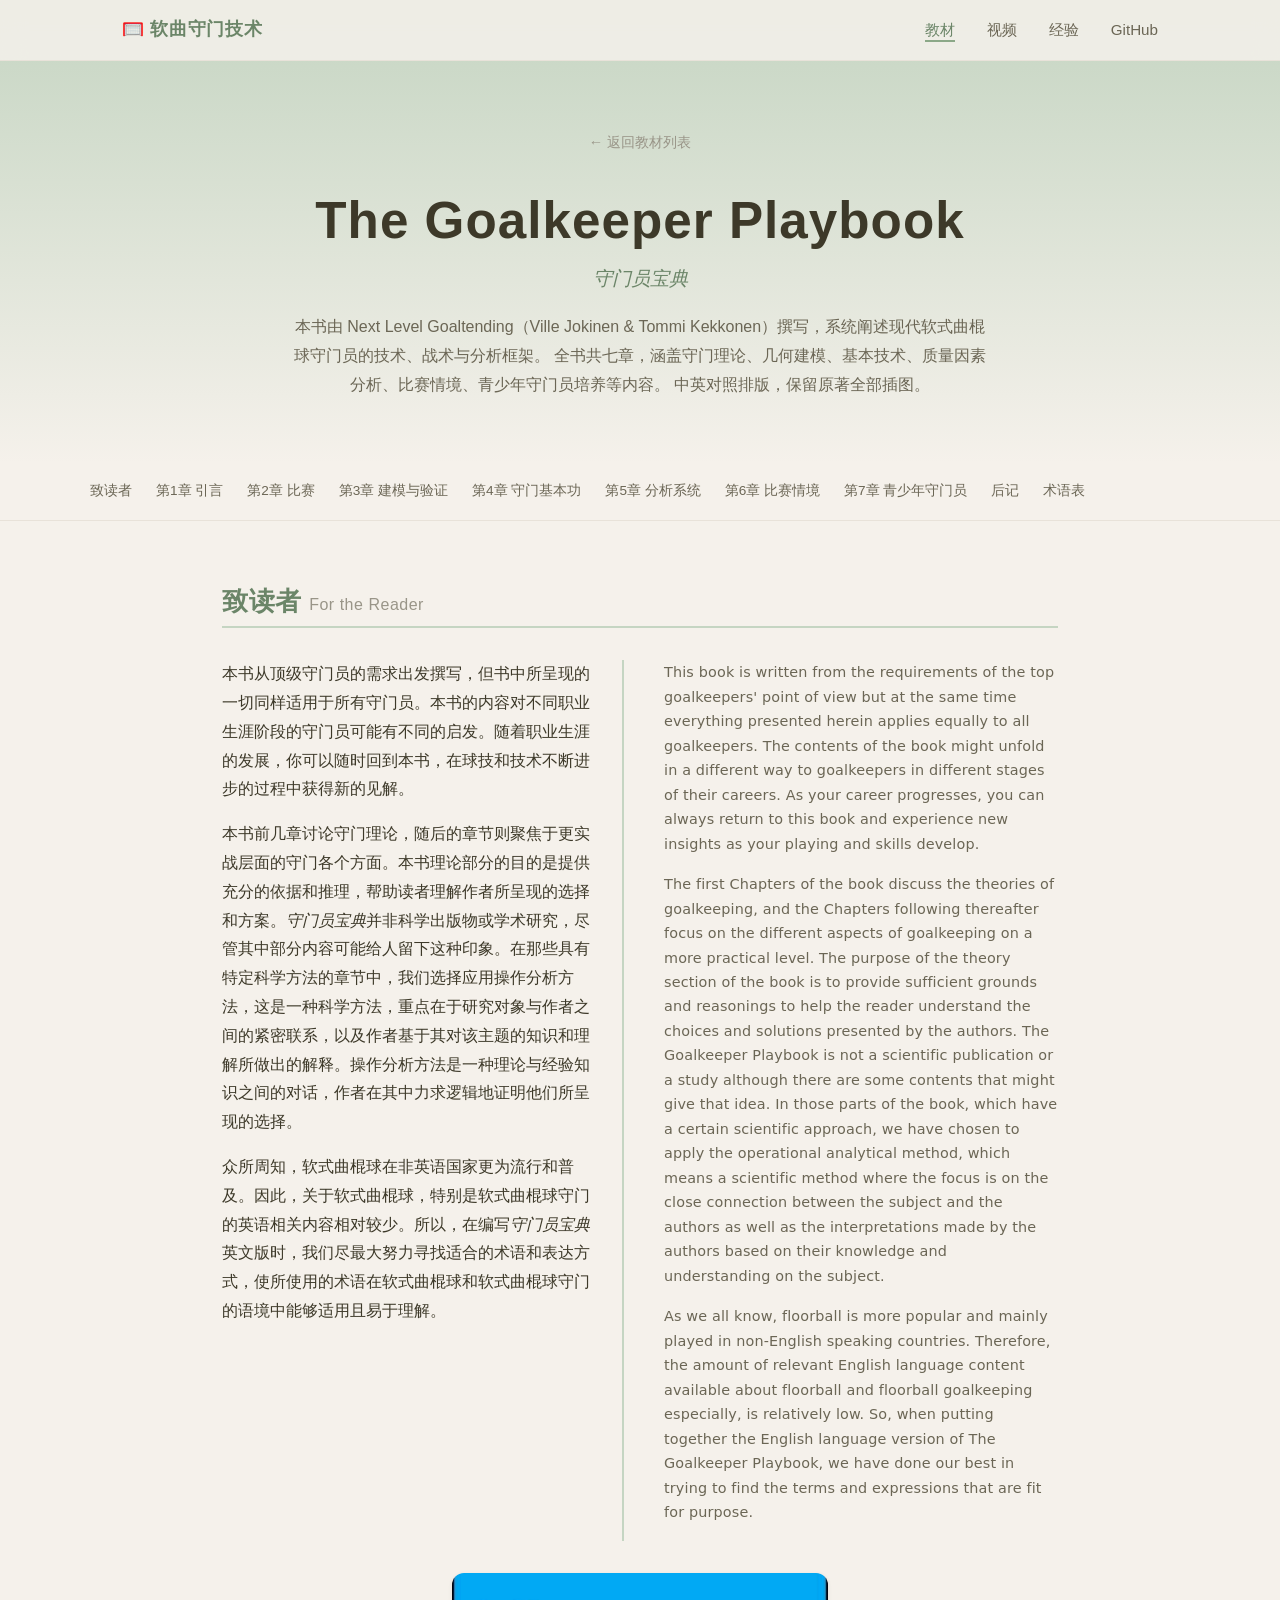
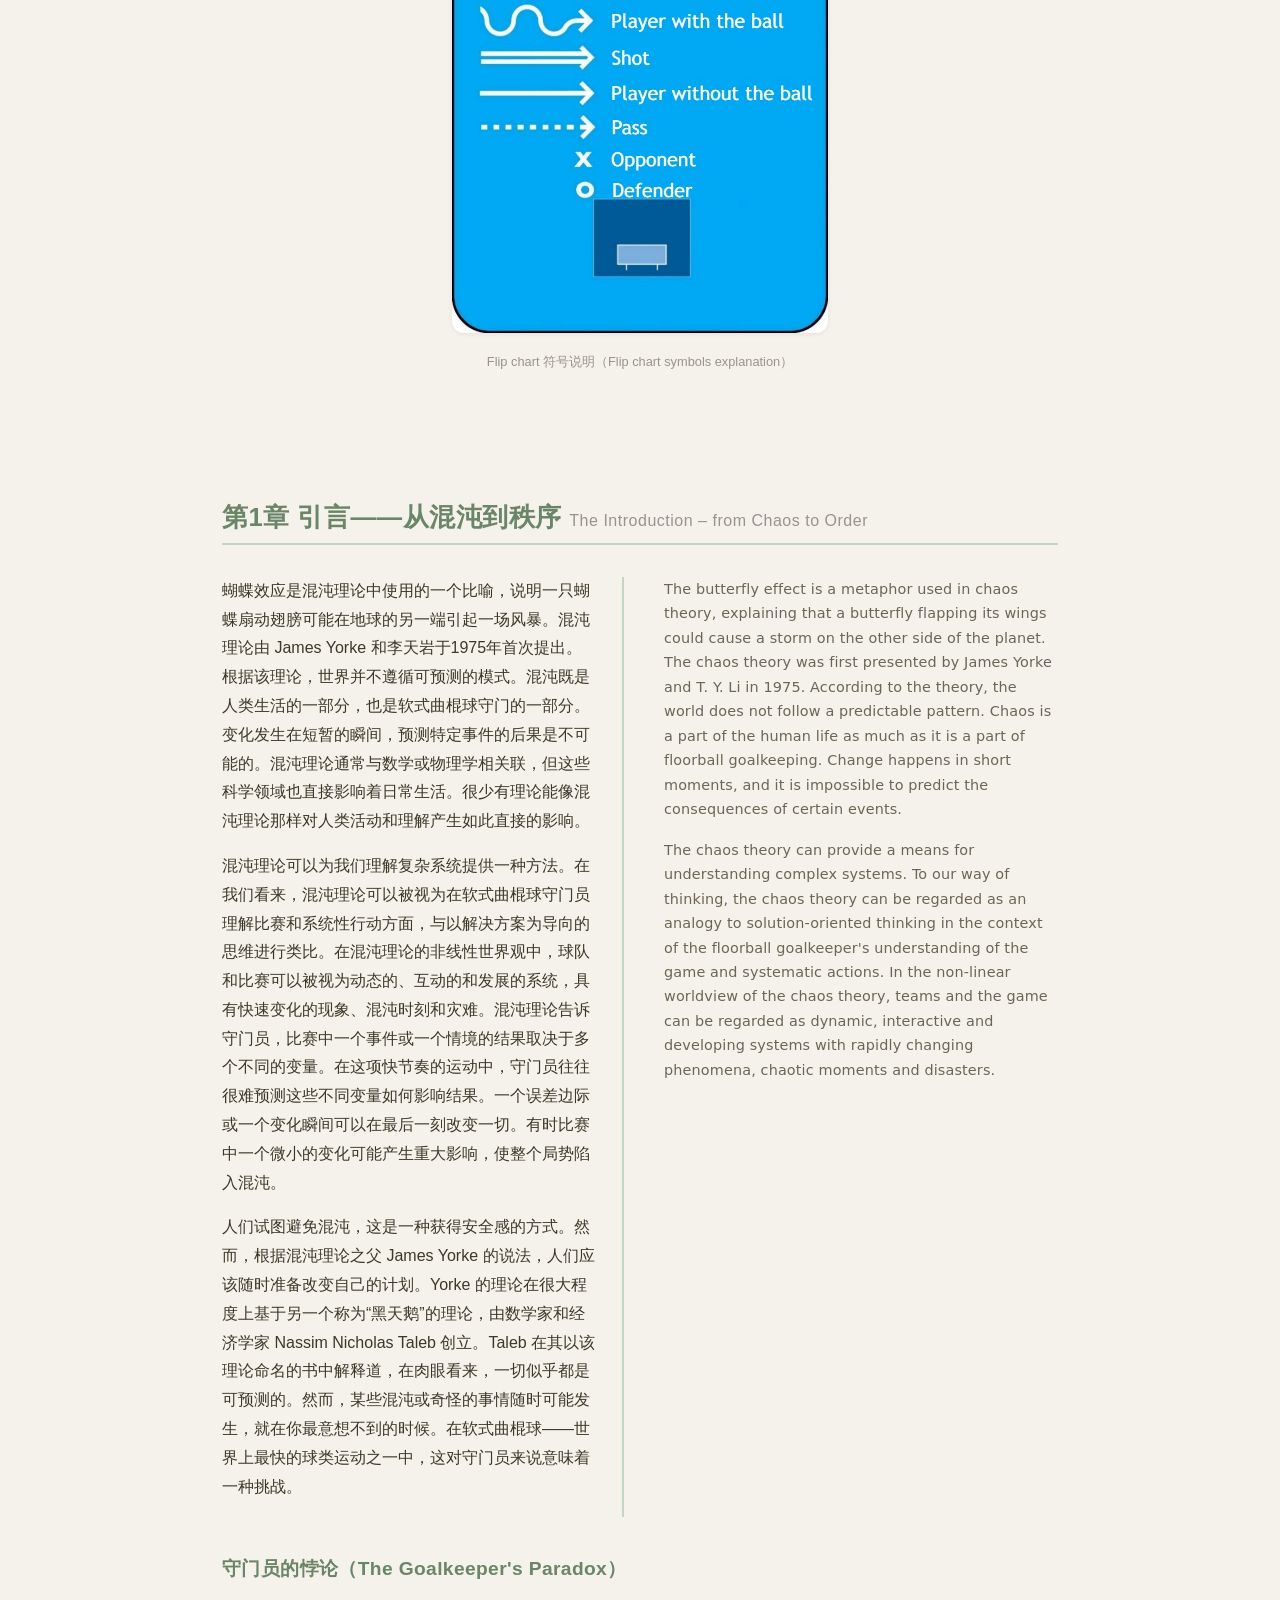
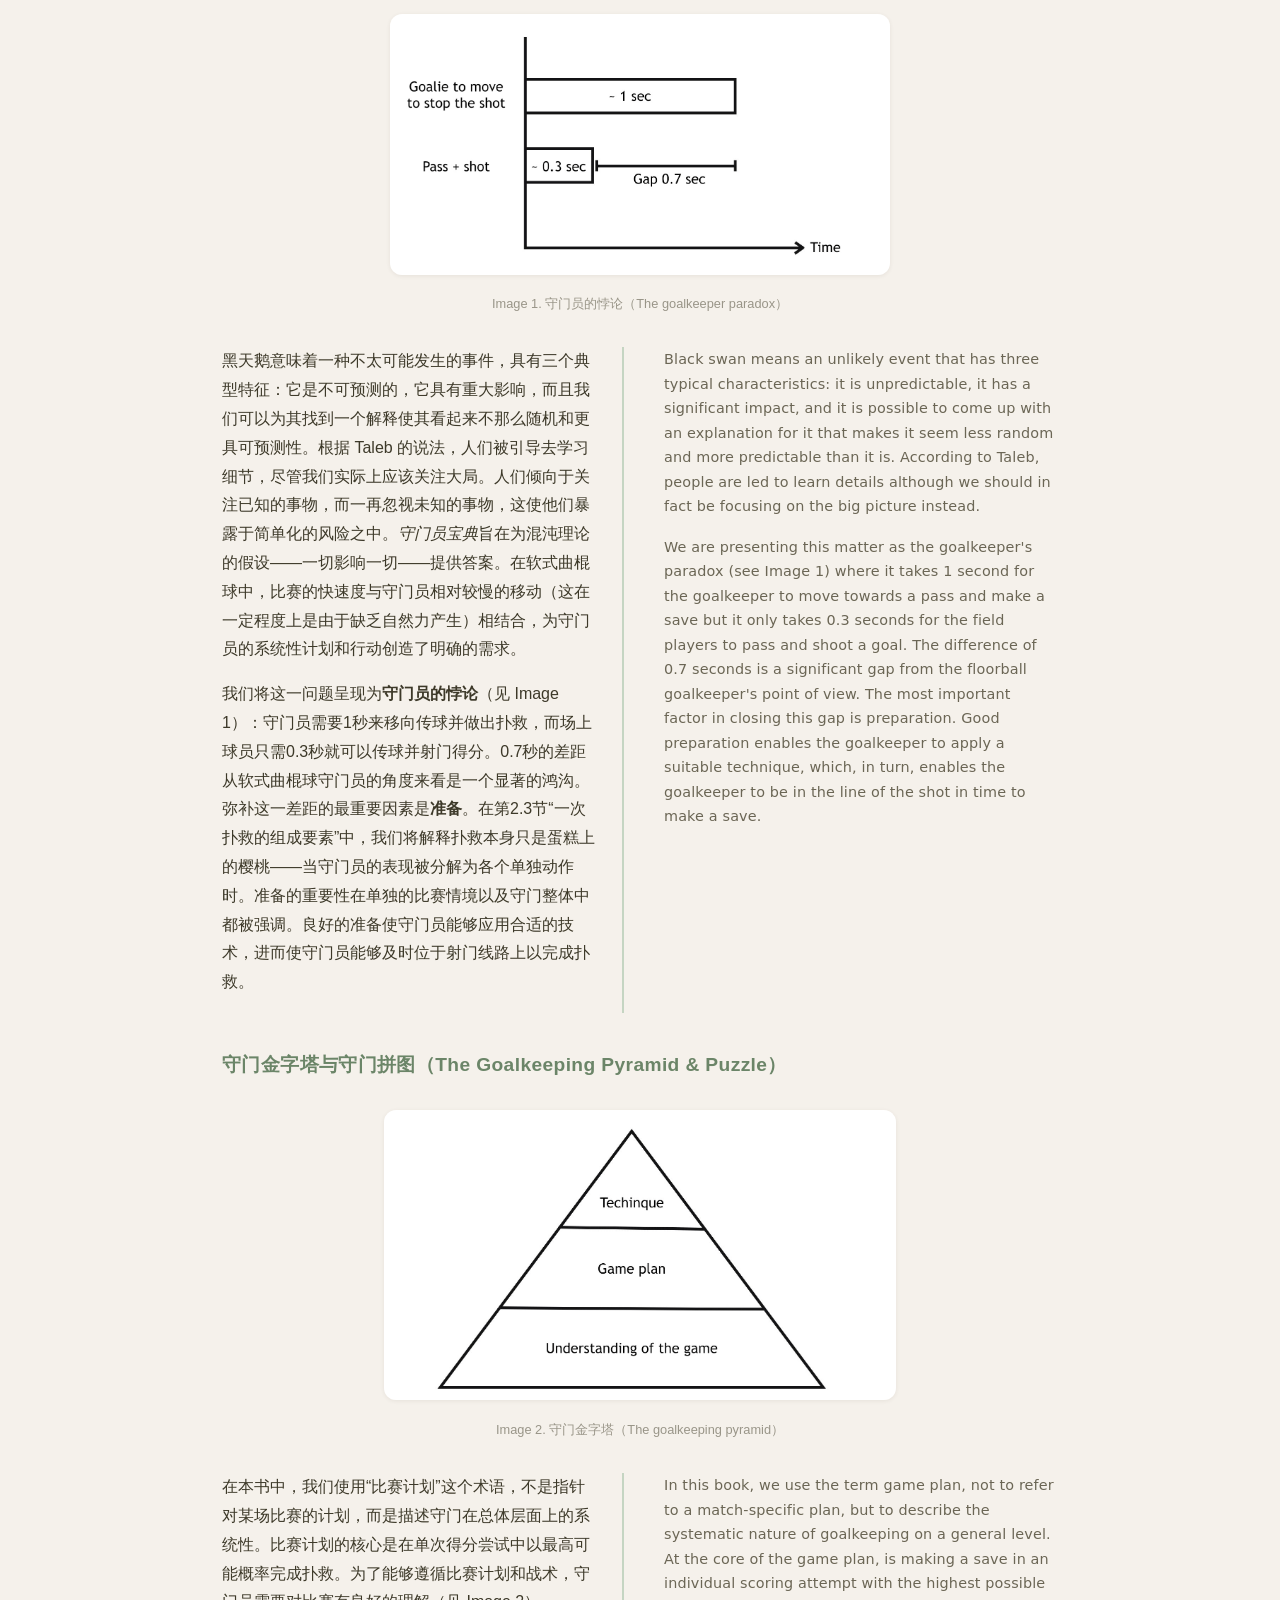
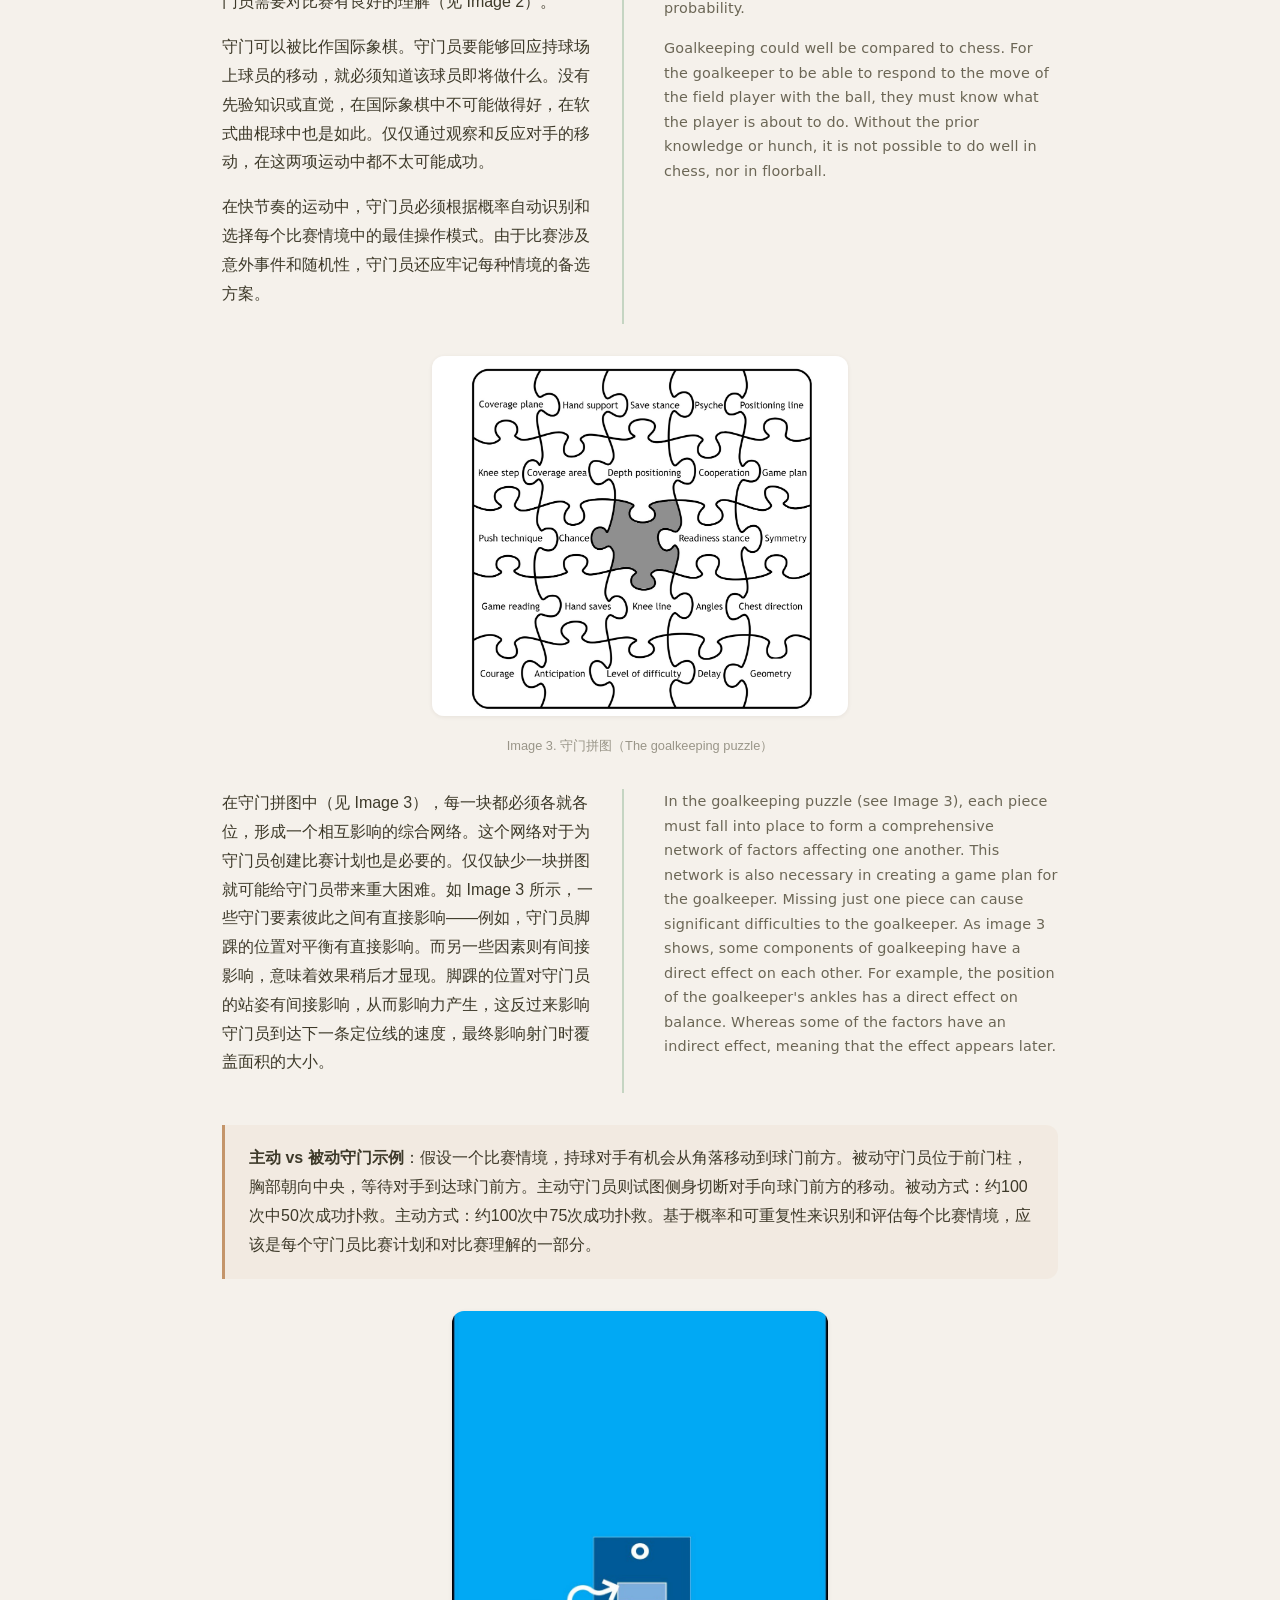
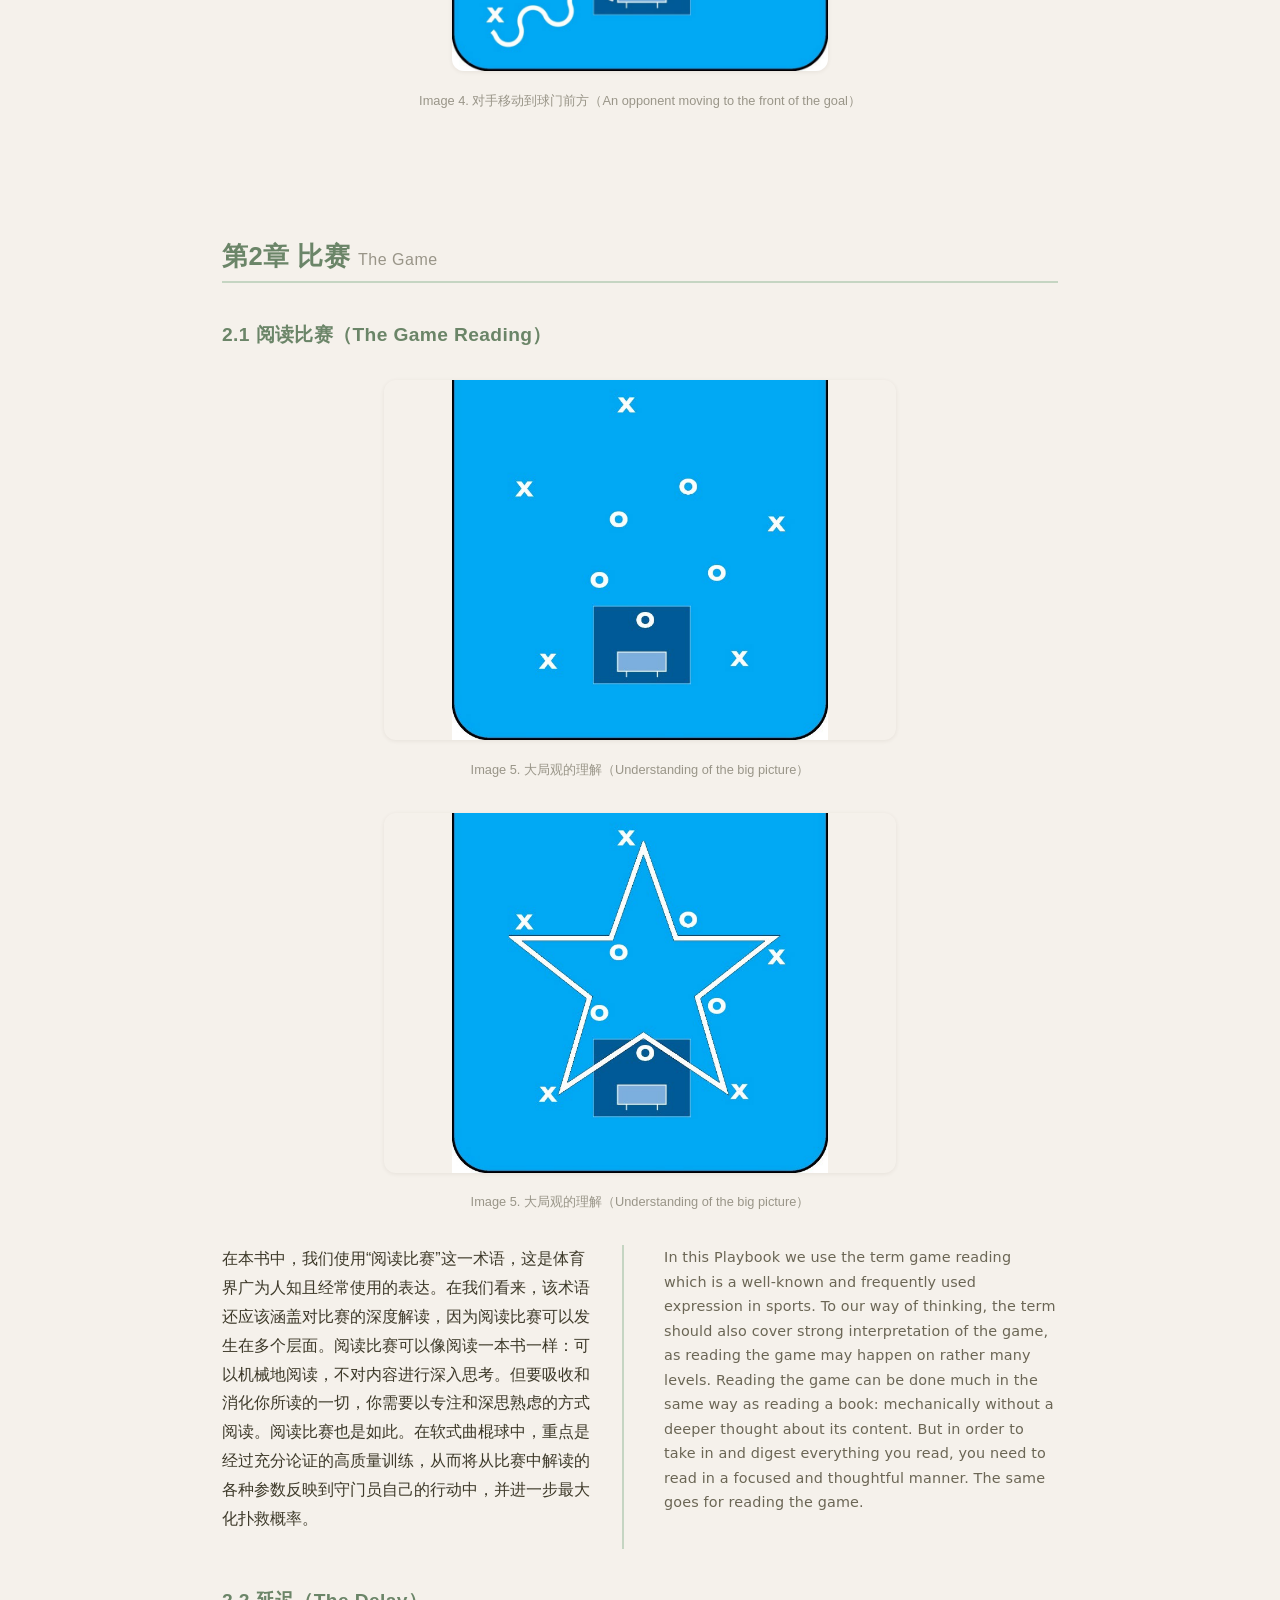
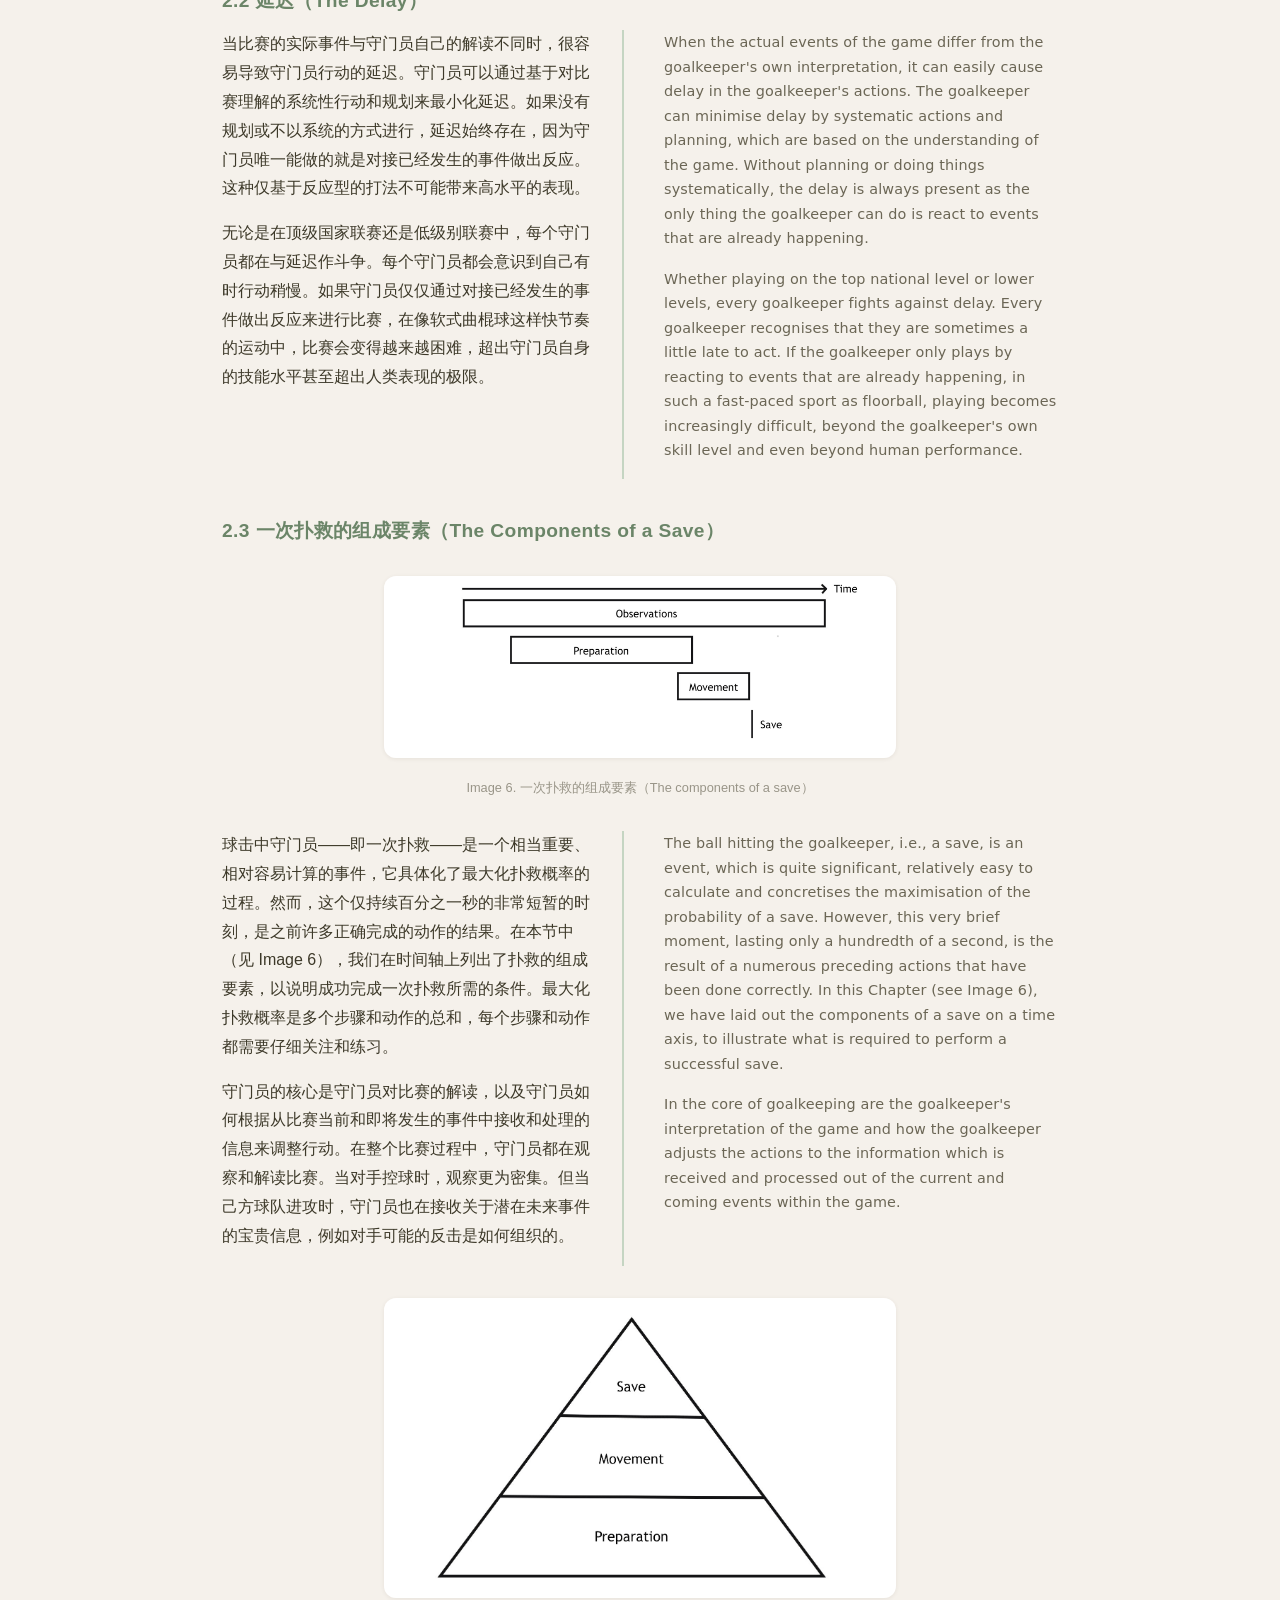
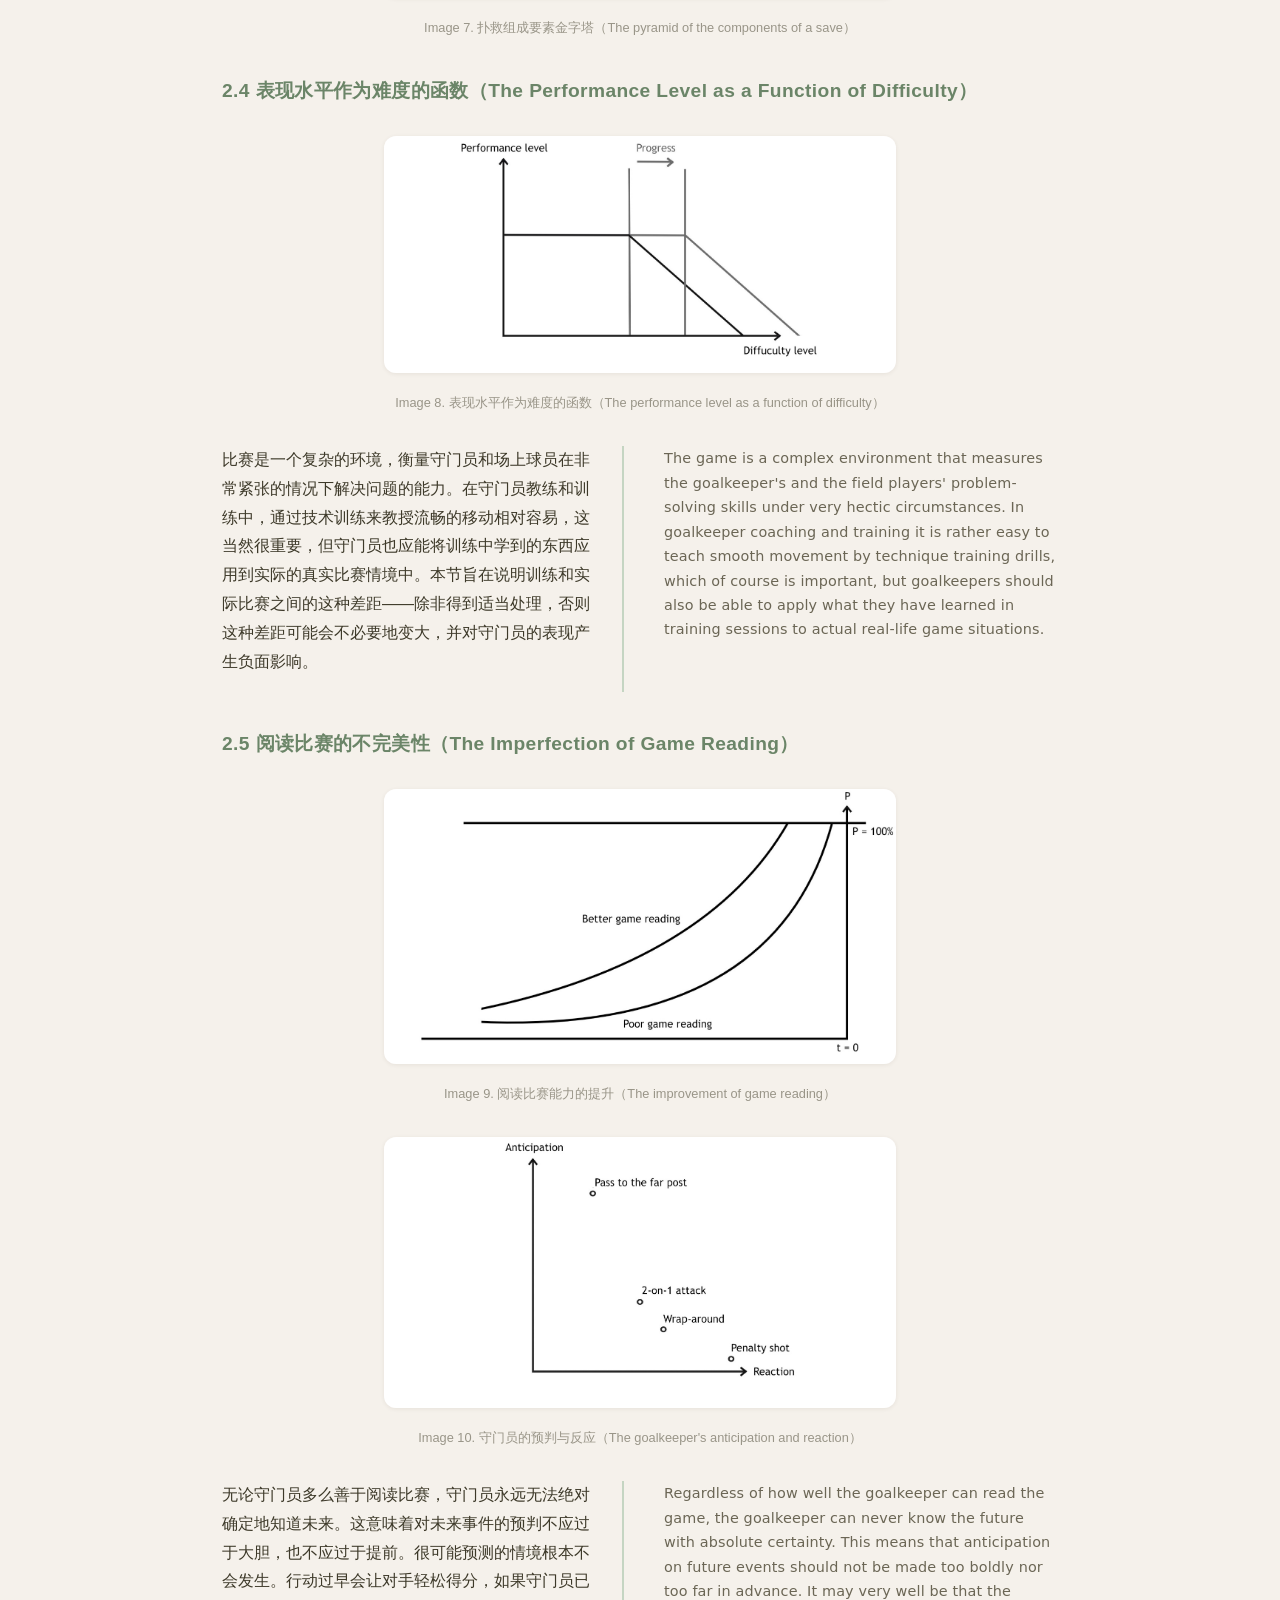
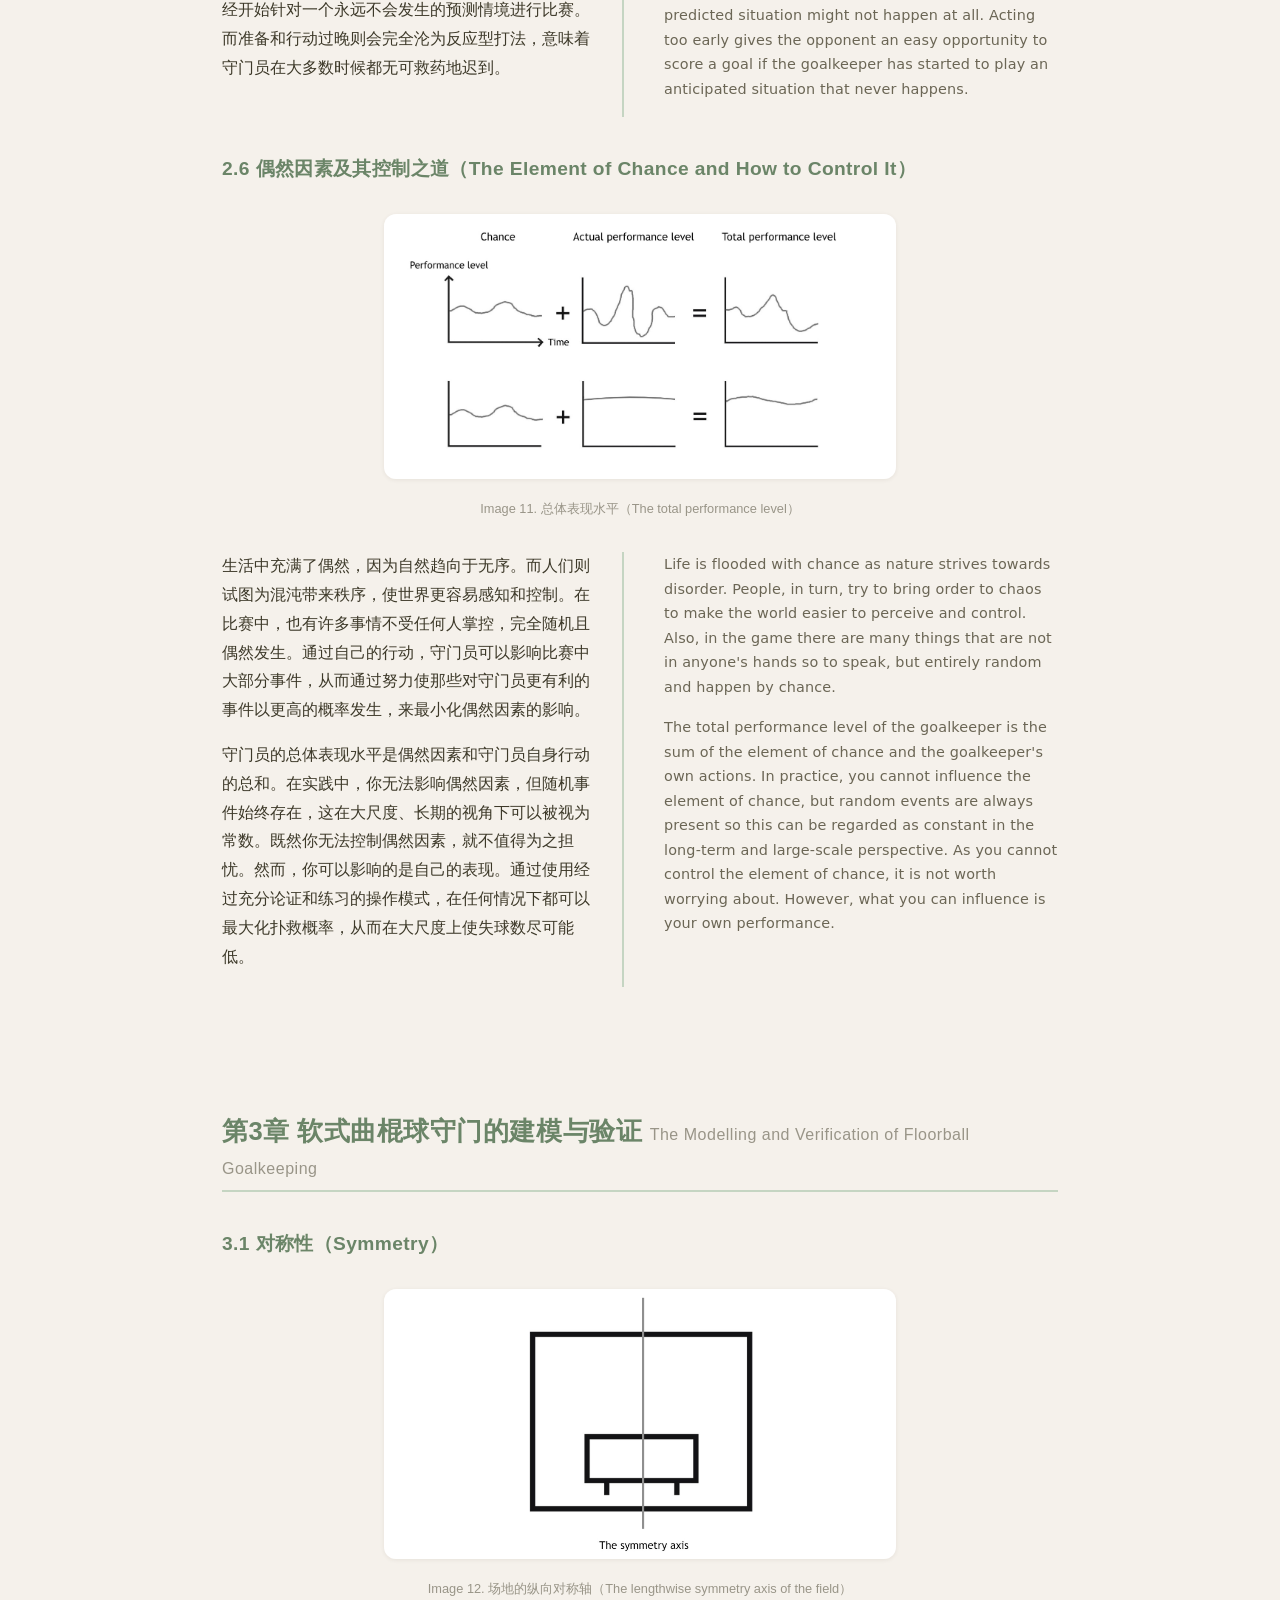
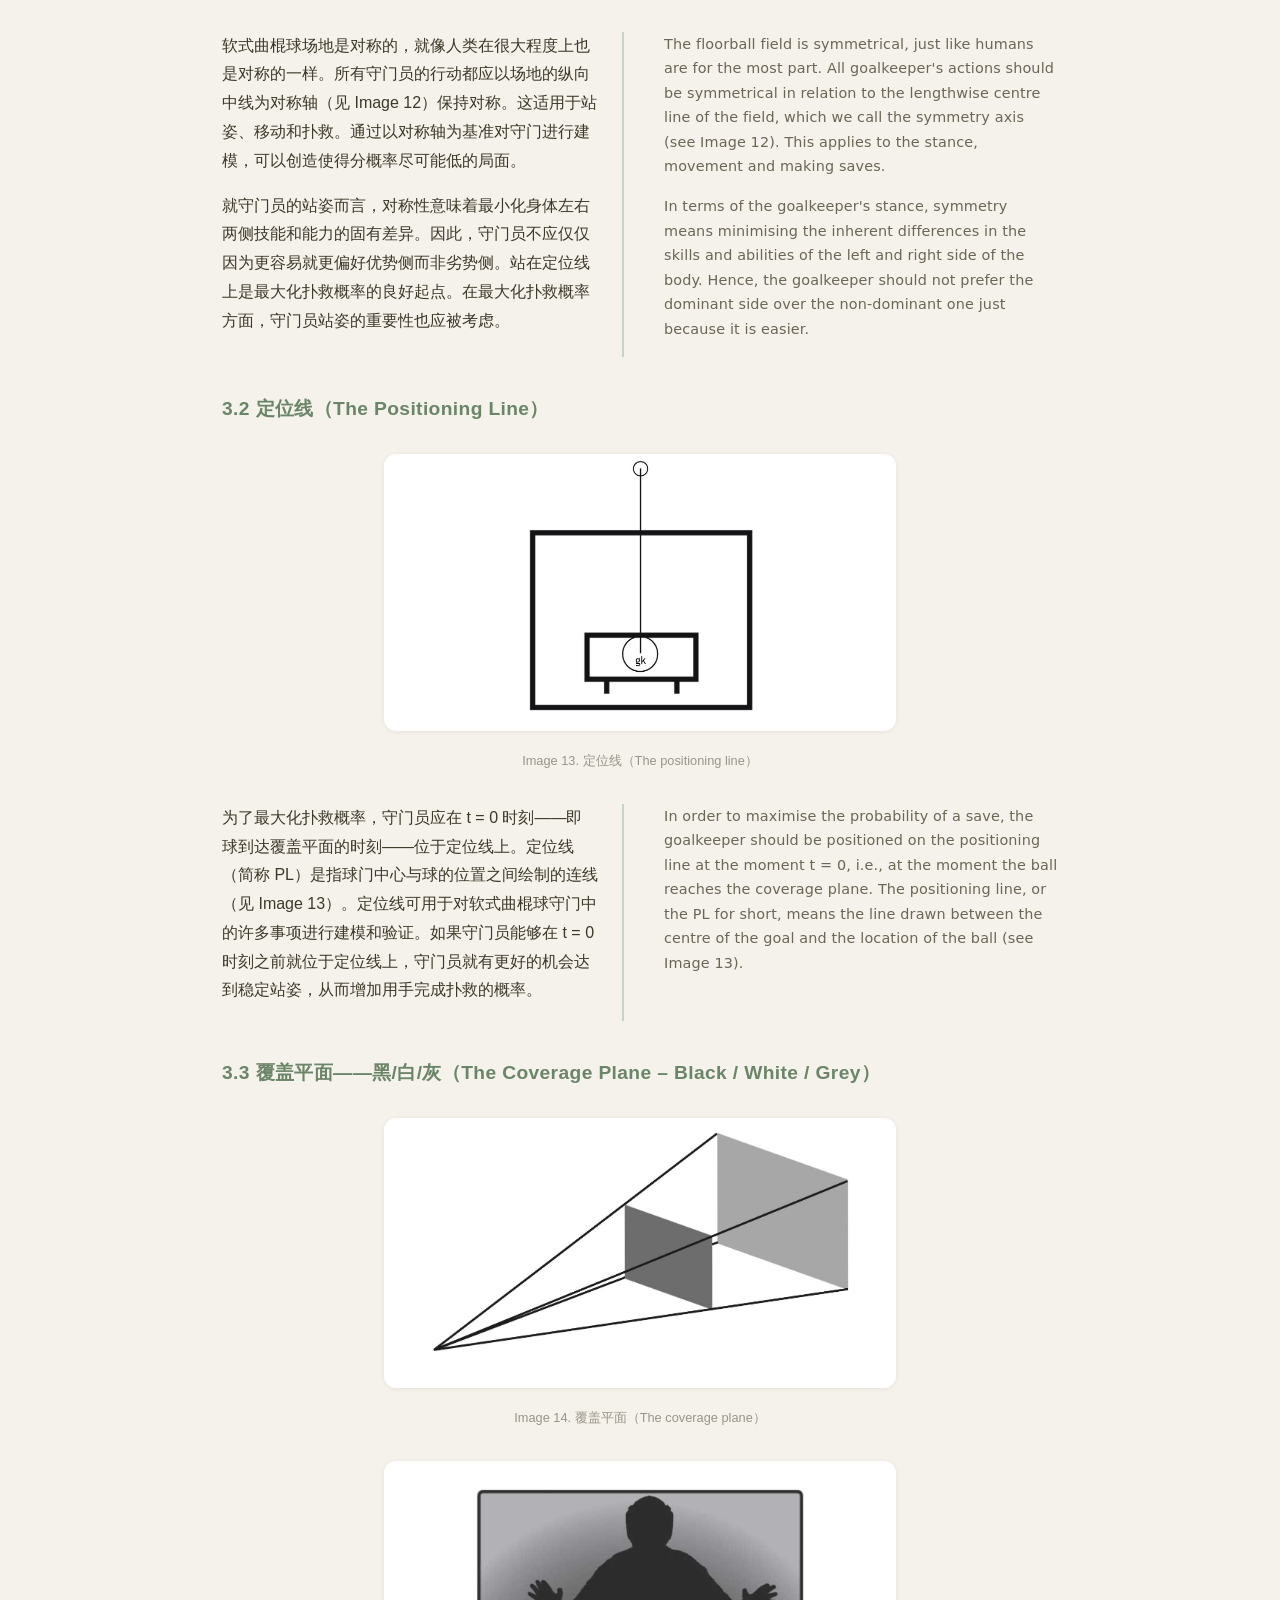
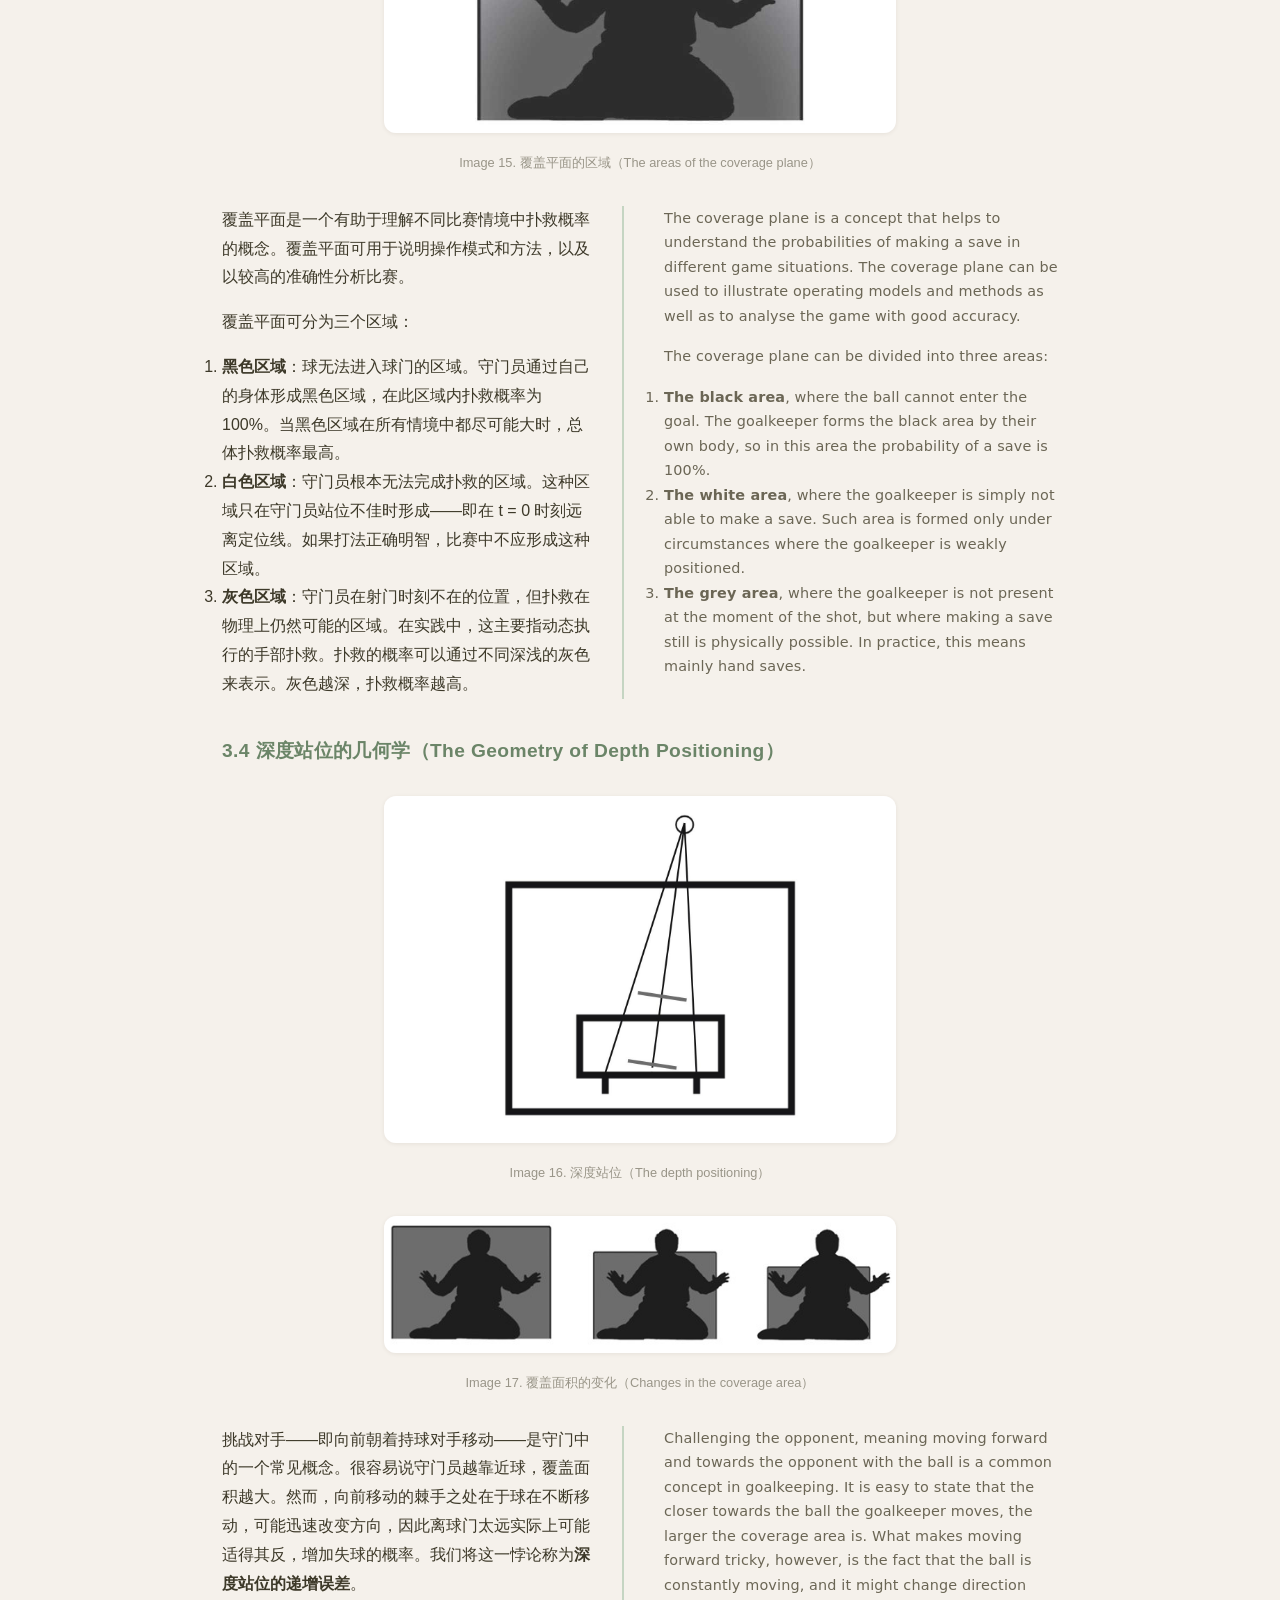
<file: theory/goalkeeper-playbook/index.html>
<!DOCTYPE html>
<html lang="zh-CN">
<head>
  <meta charset="UTF-8">
  <meta name="viewport" content="width=device-width, initial-scale=1.0">
  <meta name="description" content="软式曲棍球守门员宝典（The Goalkeeper Playbook）中英对照翻译——Next Level Goaltending 著">
  <title>守门员宝典 — 软曲守门技术</title>
  <link rel="stylesheet" href="../../css/style.css">
  <style>
    .textbook-nav { position: sticky; top: 60px; background: var(--cream); z-index: 50; padding: 1rem 2rem; border-bottom: 1px solid var(--cream-dark); backdrop-filter: blur(8px); }
    .textbook-nav-inner { max-width: var(--max-width); margin: 0 auto; display: flex; flex-wrap: wrap; gap: 0.5rem 1.5rem; font-size: 0.85rem; }
    .textbook-nav-inner a { color: var(--text-light); white-space: nowrap; }
    .textbook-nav-inner a:hover { color: var(--terracotta); }

    .chapter { max-width: 900px; margin: 0 auto; padding: 4rem 2rem 2rem; }
    .chapter h2 { border-bottom: 2px solid var(--sage-light); padding-bottom: 0.5rem; margin-bottom: 2rem; color: var(--sage-dark); font-size: 1.6rem; }
    .chapter h3 { color: var(--sage-dark); margin: 2.5rem 0 1rem; font-size: 1.2rem; }
    .chapter h4 { color: var(--text); margin: 1.5rem 0 0.8rem; font-size: 1.05rem; }

    .bilingual { display: grid; grid-template-columns: 1fr 1fr; gap: 2rem; margin-bottom: 2rem; }
    .bilingual .zh { border-right: 2px solid var(--sage-light); padding-right: 1.5rem; }
    .bilingual .en { padding-left: 0.5rem; color: var(--text-light); font-family: var(--font-en-body); font-size: 0.9rem; line-height: 1.7; }

    .img-figure { text-align: center; margin: 2rem 0; }
    .img-figure img { max-width: 40vw; max-height: 40vh; object-fit: contain; border-radius: var(--radius); box-shadow: var(--shadow-sm); cursor: zoom-in; }

    /* 全屏看图遮罩 */
    .img-fullscreen-overlay { position: fixed; inset: 0; background: rgba(0,0,0,0.92); z-index: 9999; display: flex; align-items: center; justify-content: center; cursor: zoom-out; }
    .img-fullscreen-overlay img { max-width: 95vw; max-height: 95vh; object-fit: contain; border-radius: 0; box-shadow: none; cursor: zoom-out; }
    .img-figure figcaption { font-size: 0.8rem; color: var(--text-muted); margin-top: 0.5rem; }

    .note-box { background: rgba(196, 149, 106, 0.08); border-left: 3px solid var(--terracotta); padding: 1.2rem 1.5rem; margin: 1.5rem 0; border-radius: 0 var(--radius) var(--radius) 0; }

    .drill-card { background: var(--white); border-radius: var(--radius); box-shadow: var(--shadow-sm); padding: 2rem; margin-bottom: 2rem; border-left: 4px solid var(--sage); }
    .drill-card h3 { color: var(--sage-dark); margin-top: 0; }
    .drill-card table { width: 100%; border-collapse: collapse; }
    .drill-card td { padding: 0.4rem 0.8rem; vertical-align: top; border-bottom: 1px solid var(--cream-dark); }
    .drill-card td:first-child { font-weight: 600; white-space: nowrap; width: 100px; color: var(--sage-dark); }

    .table-wrap { overflow-x: auto; margin: 1.5rem 0; }
    .table-wrap table { width: 100%; border-collapse: collapse; font-size: 0.9rem; }
    .table-wrap th { background: var(--sage-light); color: var(--text); padding: 0.6rem 0.8rem; text-align: left; }
    .table-wrap td { padding: 0.5rem 0.8rem; border-bottom: 1px solid var(--cream-dark); }

    .quality-grid { display: grid; grid-template-columns: 1fr 1fr; gap: 1.5rem; margin: 1.5rem 0; }
    .quality-card { background: var(--white); border-radius: var(--radius); box-shadow: var(--shadow-sm); padding: 1.5rem; border-top: 3px solid var(--sage); }
    .quality-card h4 { color: var(--sage-dark); margin-top: 0; }

    .glossary dt { font-weight: 600; color: var(--sage-dark); margin-top: 0.8rem; }
    .glossary dd { margin-left: 1.5rem; color: var(--text-light); font-family: var(--font-en-body); font-size: 0.9rem; }

    .series-grid { display: grid; grid-template-columns: 1fr 1fr 1fr; gap: 1rem; margin: 1.5rem 0; }
    .series-card { background: var(--white); border-radius: var(--radius); box-shadow: var(--shadow-sm); padding: 1rem; text-align: center; }
    .series-card img { max-width: 100%; border-radius: var(--radius); }

    .toc-list { columns: 2; column-gap: 2rem; margin: 1.5rem 0; }
    .toc-list li { margin-bottom: 0.4rem; font-size: 0.9rem; }

    @media (max-width: 768px) {
      .bilingual, .quality-grid, .series-grid { grid-template-columns: 1fr; }
      .bilingual .zh { border-right: none; border-bottom: 2px solid var(--cream-dark); padding-right: 0; padding-bottom: 0.8rem; }
      .bilingual .en { padding-left: 0; }
      .textbook-nav { display: none; }
      .toc-list { columns: 1; }
    }
  </style>
</head>
<body>

<nav class="nav" id="nav">
  <div class="nav-inner">
    <a href="/floorball-goalkeeper/" class="nav-brand">🥅 软曲守门技术</a>
    <ul class="nav-links">
      <li><a href="../" class="active">教材</a></li>
      <li><a href="../../videos/">视频</a></li>
      <li><a href="../../experience/">经验</a></li>
      <li><a href="https://github.com/pku-zyf/floorball-goalkeeper" target="_blank" rel="noopener">GitHub</a></li>
    </ul>
  </div>
</nav>

<header class="page-hero">
  <a href="../" class="back-link">← 返回教材列表</a>
  <h1>The Goalkeeper Playbook</h1>
  <p class="en-subtitle">守门员宝典</p>
  <p class="desc" style="max-width:700px;margin:1rem auto 0;color:var(--text-light);">
    本书由 Next Level Goaltending（Ville Jokinen &amp; Tommi Kekkonen）撰写，系统阐述现代软式曲棍球守门员的技术、战术与分析框架。
    全书共七章，涵盖守门理论、几何建模、基本技术、质量因素分析、比赛情境、青少年守门员培养等内容。
    中英对照排版，保留原著全部插图。
  </p>
</header>

<nav class="textbook-nav" id="textbook-nav">
  <div class="textbook-nav-inner">
    <a href="#ch0">致读者</a>
    <a href="#ch1">第1章 引言</a>
    <a href="#ch2">第2章 比赛</a>
    <a href="#ch3">第3章 建模与验证</a>
    <a href="#ch4">第4章 守门基本功</a>
    <a href="#ch5">第5章 分析系统</a>
    <a href="#ch6">第6章 比赛情境</a>
    <a href="#ch7">第7章 青少年守门员</a>
    <a href="#afterwords">后记</a>
    <a href="#glossary">术语表</a>
  </div>
</nav>

<main>

<section id="ch0" class="chapter">
  <h2>致读者 <span style="font-weight:400;font-size:1rem;color:var(--text-muted);">For the Reader</span></h2>

  <div class="bilingual">
    <div class="zh">
      <p>本书从顶级守门员的需求出发撰写，但书中所呈现的一切同样适用于所有守门员。本书的内容对不同职业生涯阶段的守门员可能有不同的启发。随着职业生涯的发展，你可以随时回到本书，在球技和技术不断进步的过程中获得新的见解。</p>
      <p>本书前几章讨论守门理论，随后的章节则聚焦于更实战层面的守门各个方面。本书理论部分的目的是提供充分的依据和推理，帮助读者理解作者所呈现的选择和方案。<em>守门员宝典</em>并非科学出版物或学术研究，尽管其中部分内容可能给人留下这种印象。在那些具有特定科学方法的章节中，我们选择应用操作分析方法，这是一种科学方法，重点在于研究对象与作者之间的紧密联系，以及作者基于其对该主题的知识和理解所做出的解释。操作分析方法是一种理论与经验知识之间的对话，作者在其中力求逻辑地证明他们所呈现的选择。</p>
      <p>众所周知，软式曲棍球在非英语国家更为流行和普及。因此，关于软式曲棍球，特别是软式曲棍球守门的英语相关内容相对较少。所以，在编写<em>守门员宝典</em>英文版时，我们尽最大努力寻找适合的术语和表达方式，使所使用的术语在软式曲棍球和软式曲棍球守门的语境中能够适用且易于理解。</p>
    </div>
    <div class="en">
      <p>This book is written from the requirements of the top goalkeepers' point of view but at the same time everything presented herein applies equally to all goalkeepers. The contents of the book might unfold in a different way to goalkeepers in different stages of their careers. As your career progresses, you can always return to this book and experience new insights as your playing and skills develop.</p>
      <p>The first Chapters of the book discuss the theories of goalkeeping, and the Chapters following thereafter focus on the different aspects of goalkeeping on a more practical level. The purpose of the theory section of the book is to provide sufficient grounds and reasonings to help the reader understand the choices and solutions presented by the authors. The Goalkeeper Playbook is not a scientific publication or a study although there are some contents that might give that idea. In those parts of the book, which have a certain scientific approach, we have chosen to apply the operational analytical method, which means a scientific method where the focus is on the close connection between the subject and the authors as well as the interpretations made by the authors based on their knowledge and understanding on the subject.</p>
      <p>As we all know, floorball is more popular and mainly played in non-English speaking countries. Therefore, the amount of relevant English language content available about floorball and floorball goalkeeping especially, is relatively low. So, when putting together the English language version of The Goalkeeper Playbook, we have done our best in trying to find the terms and expressions that are fit for purpose.</p>
    </div>
  </div>
  <figure class="img-figure">
  <img src="images/page011_img01.jpeg" alt="Flip chart 符号说明（Flip chart symbols explanation）" loading="lazy">
  <figcaption>Flip chart 符号说明（Flip chart symbols explanation）</figcaption>
</figure>
</section>

<section id="ch1" class="chapter">
  <h2>第1章 引言——从混沌到秩序 <span style="font-weight:400;font-size:1rem;color:var(--text-muted);">The Introduction – from Chaos to Order</span></h2>

  <div class="bilingual">
    <div class="zh">
      <p>蝴蝶效应是混沌理论中使用的一个比喻，说明一只蝴蝶扇动翅膀可能在地球的另一端引起一场风暴。混沌理论由 James Yorke 和李天岩于1975年首次提出。根据该理论，世界并不遵循可预测的模式。混沌既是人类生活的一部分，也是软式曲棍球守门的一部分。变化发生在短暂的瞬间，预测特定事件的后果是不可能的。混沌理论通常与数学或物理学相关联，但这些科学领域也直接影响着日常生活。很少有理论能像混沌理论那样对人类活动和理解产生如此直接的影响。</p>
      <p>混沌理论可以为我们理解复杂系统提供一种方法。在我们看来，混沌理论可以被视为在软式曲棍球守门员理解比赛和系统性行动方面，与以解决方案为导向的思维进行类比。在混沌理论的非线性世界观中，球队和比赛可以被视为动态的、互动的和发展的系统，具有快速变化的现象、混沌时刻和灾难。混沌理论告诉守门员，比赛中一个事件或一个情境的结果取决于多个不同的变量。在这项快节奏的运动中，守门员往往很难预测这些不同变量如何影响结果。一个误差边际或一个变化瞬间可以在最后一刻改变一切。有时比赛中一个微小的变化可能产生重大影响，使整个局势陷入混沌。</p>
      <p>人们试图避免混沌，这是一种获得安全感的方式。然而，根据混沌理论之父 James Yorke 的说法，人们应该随时准备改变自己的计划。Yorke 的理论在很大程度上基于另一个称为“黑天鹅”的理论，由数学家和经济学家 Nassim Nicholas Taleb 创立。Taleb 在其以该理论命名的书中解释道，在肉眼看来，一切似乎都是可预测的。然而，某些混沌或奇怪的事情随时可能发生，就在你最意想不到的时候。在软式曲棍球——世界上最快的球类运动之一中，这对守门员来说意味着一种挑战。</p>
    </div>
    <div class="en">
      <p>The butterfly effect is a metaphor used in chaos theory, explaining that a butterfly flapping its wings could cause a storm on the other side of the planet. The chaos theory was first presented by James Yorke and T. Y. Li in 1975. According to the theory, the world does not follow a predictable pattern. Chaos is a part of the human life as much as it is a part of floorball goalkeeping. Change happens in short moments, and it is impossible to predict the consequences of certain events.</p>
      <p>The chaos theory can provide a means for understanding complex systems. To our way of thinking, the chaos theory can be regarded as an analogy to solution-oriented thinking in the context of the floorball goalkeeper's understanding of the game and systematic actions. In the non-linear worldview of the chaos theory, teams and the game can be regarded as dynamic, interactive and developing systems with rapidly changing phenomena, chaotic moments and disasters.</p>
    </div>
  </div>

  <h3>守门员的悖论（The Goalkeeper's Paradox）</h3>
  <figure class="img-figure">
  <img src="images/page013_img01.png" alt="Image 1. 守门员的悖论（The goalkeeper paradox）" loading="lazy" width="500">
  <figcaption>Image 1. 守门员的悖论（The goalkeeper paradox）</figcaption>
</figure>

  <div class="bilingual">
    <div class="zh">
      <p>黑天鹅意味着一种不太可能发生的事件，具有三个典型特征：它是不可预测的，它具有重大影响，而且我们可以为其找到一个解释使其看起来不那么随机和更具可预测性。根据 Taleb 的说法，人们被引导去学习细节，尽管我们实际上应该关注大局。人们倾向于关注已知的事物，而一再忽视未知的事物，这使他们暴露于简单化的风险之中。<em>守门员宝典</em>旨在为混沌理论的假设——一切影响一切——提供答案。在软式曲棍球中，比赛的快速度与守门员相对较慢的移动（这在一定程度上是由于缺乏自然力产生）相结合，为守门员的系统性计划和行动创造了明确的需求。</p>
      <p>我们将这一问题呈现为<strong>守门员的悖论</strong>（见 Image 1）：守门员需要1秒来移向传球并做出扑救，而场上球员只需0.3秒就可以传球并射门得分。0.7秒的差距从软式曲棍球守门员的角度来看是一个显著的鸿沟。弥补这一差距的最重要因素是<strong>准备</strong>。在第2.3节“一次扑救的组成要素”中，我们将解释扑救本身只是蛋糕上的樱桃——当守门员的表现被分解为各个单独动作时。准备的重要性在单独的比赛情境以及守门整体中都被强调。良好的准备使守门员能够应用合适的技术，进而使守门员能够及时位于射门线路上以完成扑救。</p>
    </div>
    <div class="en">
      <p>Black swan means an unlikely event that has three typical characteristics: it is unpredictable, it has a significant impact, and it is possible to come up with an explanation for it that makes it seem less random and more predictable than it is. According to Taleb, people are led to learn details although we should in fact be focusing on the big picture instead.</p>
      <p>We are presenting this matter as the goalkeeper's paradox (see Image 1) where it takes 1 second for the goalkeeper to move towards a pass and make a save but it only takes 0.3 seconds for the field players to pass and shoot a goal. The difference of 0.7 seconds is a significant gap from the floorball goalkeeper's point of view. The most important factor in closing this gap is preparation. Good preparation enables the goalkeeper to apply a suitable technique, which, in turn, enables the goalkeeper to be in the line of the shot in time to make a save.</p>
    </div>
  </div>

  <h3>守门金字塔与守门拼图（The Goalkeeping Pyramid &amp; Puzzle）</h3>
  <figure class="img-figure">
  <img src="images/page014_img01.png" alt="Image 2. 守门金字塔（The goalkeeping pyramid）" loading="lazy">
  <figcaption>Image 2. 守门金字塔（The goalkeeping pyramid）</figcaption>
</figure>

  <div class="bilingual">
    <div class="zh">
      <p>在本书中，我们使用“比赛计划”这个术语，不是指针对某场比赛的计划，而是描述守门在总体层面上的系统性。比赛计划的核心是在单次得分尝试中以最高可能概率完成扑救。为了能够遵循比赛计划和战术，守门员需要对比赛有良好的理解（见 Image 2）。</p>
      <p>守门可以被比作国际象棋。守门员要能够回应持球场上球员的移动，就必须知道该球员即将做什么。没有先验知识或直觉，在国际象棋中不可能做得好，在软式曲棍球中也是如此。仅仅通过观察和反应对手的移动，在这两项运动中都不太可能成功。</p>
      <p>在快节奏的运动中，守门员必须根据概率自动识别和选择每个比赛情境中的最佳操作模式。由于比赛涉及意外事件和随机性，守门员还应牢记每种情境的备选方案。</p>
    </div>
    <div class="en">
      <p>In this book, we use the term game plan, not to refer to a match-specific plan, but to describe the systematic nature of goalkeeping on a general level. At the core of the game plan, is making a save in an individual scoring attempt with the highest possible probability.</p>
      <p>Goalkeeping could well be compared to chess. For the goalkeeper to be able to respond to the move of the field player with the ball, they must know what the player is about to do. Without the prior knowledge or hunch, it is not possible to do well in chess, nor in floorball.</p>
    </div>
  </div>
  <figure class="img-figure">
  <img src="images/page016_img01.png" alt="Image 3. 守门拼图（The goalkeeping puzzle）" loading="lazy">
  <figcaption>Image 3. 守门拼图（The goalkeeping puzzle）</figcaption>
</figure>

  <div class="bilingual">
    <div class="zh">
      <p>在守门拼图中（见 Image 3），每一块都必须各就各位，形成一个相互影响的综合网络。这个网络对于为守门员创建比赛计划也是必要的。仅仅缺少一块拼图就可能给守门员带来重大困难。如 Image 3 所示，一些守门要素彼此之间有直接影响——例如，守门员脚踝的位置对平衡有直接影响。而另一些因素则有间接影响，意味着效果稍后才显现。脚踝的位置对守门员的站姿有间接影响，从而影响力产生，这反过来影响守门员到达下一条定位线的速度，最终影响射门时覆盖面积的大小。</p>
    </div>
    <div class="en">
      <p>In the goalkeeping puzzle (see Image 3), each piece must fall into place to form a comprehensive network of factors affecting one another. This network is also necessary in creating a game plan for the goalkeeper. Missing just one piece can cause significant difficulties to the goalkeeper. As image 3 shows, some components of goalkeeping have a direct effect on each other. For example, the position of the goalkeeper's ankles has a direct effect on balance. Whereas some of the factors have an indirect effect, meaning that the effect appears later.</p>
    </div>
  </div>

  <div class="note-box">
    <strong>主动 vs 被动守门示例</strong>：假设一个比赛情境，持球对手有机会从角落移动到球门前方。被动守门员位于前门柱，胸部朝向中央，等待对手到达球门前方。主动守门员则试图侧身切断对手向球门前方的移动。被动方式：约100次中50次成功扑救。主动方式：约100次中75次成功扑救。基于概率和可重复性来识别和评估每个比赛情境，应该是每个守门员比赛计划和对比赛理解的一部分。
  </div>
  <figure class="img-figure">
  <img src="images/page017_img01.jpeg" alt="Image 4. 对手移动到球门前方（An opponent moving to the front of the goal）" loading="lazy">
  <figcaption>Image 4. 对手移动到球门前方（An opponent moving to the front of the goal）</figcaption>
</figure>
</section>

<section id="ch2" class="chapter">
  <h2>第2章 比赛 <span style="font-weight:400;font-size:1rem;color:var(--text-muted);">The Game</span></h2>

  <h3>2.1 阅读比赛（The Game Reading）</h3>
  <figure class="img-figure">
  <img src="images/page019_img01.jpeg" alt="Image 5. 大局观的理解（Understanding of the big picture）" loading="lazy" width="600">
  <figcaption>Image 5. 大局观的理解（Understanding of the big picture）</figcaption>
</figure>
<figure class="img-figure">
  <img src="images/page019_img02.jpeg" alt="Image 5. 大局观的理解（Understanding of the big picture）" loading="lazy" width="600">
  <figcaption>Image 5. 大局观的理解（Understanding of the big picture）</figcaption>
</figure>

  <div class="bilingual">
    <div class="zh">
      <p>在本书中，我们使用“阅读比赛”这一术语，这是体育界广为人知且经常使用的表达。在我们看来，该术语还应该涵盖对比赛的深度解读，因为阅读比赛可以发生在多个层面。阅读比赛可以像阅读一本书一样：可以机械地阅读，不对内容进行深入思考。但要吸收和消化你所读的一切，你需要以专注和深思熟虑的方式阅读。阅读比赛也是如此。在软式曲棍球中，重点是经过充分论证的高质量训练，从而将从比赛中解读的各种参数反映到守门员自己的行动中，并进一步最大化扑救概率。</p>
    </div>
    <div class="en">
      <p>In this Playbook we use the term game reading which is a well-known and frequently used expression in sports. To our way of thinking, the term should also cover strong interpretation of the game, as reading the game may happen on rather many levels. Reading the game can be done much in the same way as reading a book: mechanically without a deeper thought about its content. But in order to take in and digest everything you read, you need to read in a focused and thoughtful manner. The same goes for reading the game.</p>
    </div>
  </div>

  <h3>2.2 延迟（The Delay）</h3>
  <div class="bilingual">
    <div class="zh">
      <p>当比赛的实际事件与守门员自己的解读不同时，很容易导致守门员行动的延迟。守门员可以通过基于对比赛理解的系统性行动和规划来最小化延迟。如果没有规划或不以系统的方式进行，延迟始终存在，因为守门员唯一能做的就是对接已经发生的事件做出反应。这种仅基于反应型的打法不可能带来高水平的表现。</p>
      <p>无论是在顶级国家联赛还是低级别联赛中，每个守门员都在与延迟作斗争。每个守门员都会意识到自己有时行动稍慢。如果守门员仅仅通过对接已经发生的事件做出反应来进行比赛，在像软式曲棍球这样快节奏的运动中，比赛会变得越来越困难，超出守门员自身的技能水平甚至超出人类表现的极限。</p>
    </div>
    <div class="en">
      <p>When the actual events of the game differ from the goalkeeper's own interpretation, it can easily cause delay in the goalkeeper's actions. The goalkeeper can minimise delay by systematic actions and planning, which are based on the understanding of the game. Without planning or doing things systematically, the delay is always present as the only thing the goalkeeper can do is react to events that are already happening.</p>
      <p>Whether playing on the top national level or lower levels, every goalkeeper fights against delay. Every goalkeeper recognises that they are sometimes a little late to act. If the goalkeeper only plays by reacting to events that are already happening, in such a fast-paced sport as floorball, playing becomes increasingly difficult, beyond the goalkeeper's own skill level and even beyond human performance.</p>
    </div>
  </div>

  <h3>2.3 一次扑救的组成要素（The Components of a Save）</h3>
  <figure class="img-figure">
  <img src="images/page021_img01.png" alt="Image 6. 一次扑救的组成要素（The components of a save）" loading="lazy">
  <figcaption>Image 6. 一次扑救的组成要素（The components of a save）</figcaption>
</figure>

  <div class="bilingual">
    <div class="zh">
      <p>球击中守门员——即一次扑救——是一个相当重要、相对容易计算的事件，它具体化了最大化扑救概率的过程。然而，这个仅持续百分之一秒的非常短暂的时刻，是之前许多正确完成的动作的结果。在本节中（见 Image 6），我们在时间轴上列出了扑救的组成要素，以说明成功完成一次扑救所需的条件。最大化扑救概率是多个步骤和动作的总和，每个步骤和动作都需要仔细关注和练习。</p>
      <p>守门员的核心是守门员对比赛的解读，以及守门员如何根据从比赛当前和即将发生的事件中接收和处理的信息来调整行动。在整个比赛过程中，守门员都在观察和解读比赛。当对手控球时，观察更为密集。但当己方球队进攻时，守门员也在接收关于潜在未来事件的宝贵信息，例如对手可能的反击是如何组织的。</p>
    </div>
    <div class="en">
      <p>The ball hitting the goalkeeper, i.e., a save, is an event, which is quite significant, relatively easy to calculate and concretises the maximisation of the probability of a save. However, this very brief moment, lasting only a hundredth of a second, is the result of a numerous preceding actions that have been done correctly. In this Chapter (see Image 6), we have laid out the components of a save on a time axis, to illustrate what is required to perform a successful save.</p>
      <p>In the core of goalkeeping are the goalkeeper's interpretation of the game and how the goalkeeper adjusts the actions to the information which is received and processed out of the current and coming events within the game.</p>
    </div>
  </div>
  <figure class="img-figure">
  <img src="images/page023_img01.png" alt="Image 7. 扑救组成要素金字塔（The pyramid of the components of a save）" loading="lazy">
  <figcaption>Image 7. 扑救组成要素金字塔（The pyramid of the components of a save）</figcaption>
</figure>

  <h3>2.4 表现水平作为难度的函数（The Performance Level as a Function of Difficulty）</h3>
  <figure class="img-figure">
  <img src="images/page024_img01.png" alt="Image 8. 表现水平作为难度的函数（The performance level as a function of difficulty）" loading="lazy">
  <figcaption>Image 8. 表现水平作为难度的函数（The performance level as a function of difficulty）</figcaption>
</figure>

  <div class="bilingual">
    <div class="zh">
      <p>比赛是一个复杂的环境，衡量守门员和场上球员在非常紧张的情况下解决问题的能力。在守门员教练和训练中，通过技术训练来教授流畅的移动相对容易，这当然很重要，但守门员也应能将训练中学到的东西应用到实际的真实比赛情境中。本节旨在说明训练和实际比赛之间的这种差距——除非得到适当处理，否则这种差距可能会不必要地变大，并对守门员的表现产生负面影响。</p>
    </div>
    <div class="en">
      <p>The game is a complex environment that measures the goalkeeper's and the field players' problem-solving skills under very hectic circumstances. In goalkeeper coaching and training it is rather easy to teach smooth movement by technique training drills, which of course is important, but goalkeepers should also be able to apply what they have learned in training sessions to actual real-life game situations.</p>
    </div>
  </div>

  <h3>2.5 阅读比赛的不完美性（The Imperfection of Game Reading）</h3>
  <figure class="img-figure">
  <img src="images/page026_img01.png" alt="Image 9. 阅读比赛能力的提升（The improvement of game reading）" loading="lazy">
  <figcaption>Image 9. 阅读比赛能力的提升（The improvement of game reading）</figcaption>
</figure>
  <figure class="img-figure">
  <img src="images/page027_img01.png" alt="Image 10. 守门员的预判与反应（The goalkeeper's anticipation and reaction）" loading="lazy">
  <figcaption>Image 10. 守门员的预判与反应（The goalkeeper's anticipation and reaction）</figcaption>
</figure>

  <div class="bilingual">
    <div class="zh">
      <p>无论守门员多么善于阅读比赛，守门员永远无法绝对确定地知道未来。这意味着对未来事件的预判不应过于大胆，也不应过于提前。很可能预测的情境根本不会发生。行动过早会让对手轻松得分，如果守门员已经开始针对一个永远不会发生的预测情境进行比赛。而准备和行动过晚则会完全沦为反应型打法，意味着守门员在大多数时候都无可救药地迟到。</p>
    </div>
    <div class="en">
      <p>Regardless of how well the goalkeeper can read the game, the goalkeeper can never know the future with absolute certainty. This means that anticipation on future events should not be made too boldly nor too far in advance. It may very well be that the predicted situation might not happen at all. Acting too early gives the opponent an easy opportunity to score a goal if the goalkeeper has started to play an anticipated situation that never happens.</p>
    </div>
  </div>

  <h3>2.6 偶然因素及其控制之道（The Element of Chance and How to Control It）</h3>
  <figure class="img-figure">
  <img src="images/page029_img01.png" alt="Image 11. 总体表现水平（The total performance level）" loading="lazy">
  <figcaption>Image 11. 总体表现水平（The total performance level）</figcaption>
</figure>

  <div class="bilingual">
    <div class="zh">
      <p>生活中充满了偶然，因为自然趋向于无序。而人们则试图为混沌带来秩序，使世界更容易感知和控制。在比赛中，也有许多事情不受任何人掌控，完全随机且偶然发生。通过自己的行动，守门员可以影响比赛中大部分事件，从而通过努力使那些对守门员更有利的事件以更高的概率发生，来最小化偶然因素的影响。</p>
      <p>守门员的总体表现水平是偶然因素和守门员自身行动的总和。在实践中，你无法影响偶然因素，但随机事件始终存在，这在大尺度、长期的视角下可以被视为常数。既然你无法控制偶然因素，就不值得为之担忧。然而，你可以影响的是自己的表现。通过使用经过充分论证和练习的操作模式，在任何情况下都可以最大化扑救概率，从而在大尺度上使失球数尽可能低。</p>
    </div>
    <div class="en">
      <p>Life is flooded with chance as nature strives towards disorder. People, in turn, try to bring order to chaos to make the world easier to perceive and control. Also, in the game there are many things that are not in anyone's hands so to speak, but entirely random and happen by chance.</p>
      <p>The total performance level of the goalkeeper is the sum of the element of chance and the goalkeeper's own actions. In practice, you cannot influence the element of chance, but random events are always present so this can be regarded as constant in the long-term and large-scale perspective. As you cannot control the element of chance, it is not worth worrying about. However, what you can influence is your own performance.</p>
    </div>
  </div>
</section>

<section id="ch3" class="chapter">
  <h2>第3章 软式曲棍球守门的建模与验证 <span style="font-weight:400;font-size:1rem;color:var(--text-muted);">The Modelling and Verification of Floorball Goalkeeping</span></h2>

  <h3>3.1 对称性（Symmetry）</h3>
  <figure class="img-figure">
  <img src="images/page031_img01.jpeg" alt="Image 12. 场地的纵向对称轴（The lengthwise symmetry axis of the field）" loading="lazy">
  <figcaption>Image 12. 场地的纵向对称轴（The lengthwise symmetry axis of the field）</figcaption>
</figure>

  <div class="bilingual">
    <div class="zh">
      <p>软式曲棍球场地是对称的，就像人类在很大程度上也是对称的一样。所有守门员的行动都应以场地的纵向中线为对称轴（见 Image 12）保持对称。这适用于站姿、移动和扑救。通过以对称轴为基准对守门进行建模，可以创造使得分概率尽可能低的局面。</p>
      <p>就守门员的站姿而言，对称性意味着最小化身体左右两侧技能和能力的固有差异。因此，守门员不应仅仅因为更容易就更偏好优势侧而非劣势侧。站在定位线上是最大化扑救概率的良好起点。在最大化扑救概率方面，守门员站姿的重要性也应被考虑。</p>
    </div>
    <div class="en">
      <p>The floorball field is symmetrical, just like humans are for the most part. All goalkeeper's actions should be symmetrical in relation to the lengthwise centre line of the field, which we call the symmetry axis (see Image 12). This applies to the stance, movement and making saves.</p>
      <p>In terms of the goalkeeper's stance, symmetry means minimising the inherent differences in the skills and abilities of the left and right side of the body. Hence, the goalkeeper should not prefer the dominant side over the non-dominant one just because it is easier.</p>
    </div>
  </div>

  <h3>3.2 定位线（The Positioning Line）</h3>
  <figure class="img-figure">
  <img src="images/page033_img01.jpeg" alt="Image 13. 定位线（The positioning line）" loading="lazy">
  <figcaption>Image 13. 定位线（The positioning line）</figcaption>
</figure>

  <div class="bilingual">
    <div class="zh">
      <p>为了最大化扑救概率，守门员应在 t = 0 时刻——即球到达覆盖平面的时刻——位于定位线上。定位线（简称 PL）是指球门中心与球的位置之间绘制的连线（见 Image 13）。定位线可用于对软式曲棍球守门中的许多事项进行建模和验证。如果守门员能够在 t = 0 时刻之前就位于定位线上，守门员就有更好的机会达到稳定站姿，从而增加用手完成扑救的概率。</p>
    </div>
    <div class="en">
      <p>In order to maximise the probability of a save, the goalkeeper should be positioned on the positioning line at the moment t = 0, i.e., at the moment the ball reaches the coverage plane. The positioning line, or the PL for short, means the line drawn between the centre of the goal and the location of the ball (see Image 13).</p>
    </div>
  </div>

  <h3>3.3 覆盖平面——黑/白/灰（The Coverage Plane – Black / White / Grey）</h3>
  <figure class="img-figure">
  <img src="images/page034_img01.png" alt="Image 14. 覆盖平面（The coverage plane）" loading="lazy">
  <figcaption>Image 14. 覆盖平面（The coverage plane）</figcaption>
</figure>
  <figure class="img-figure">
  <img src="images/page035_img01.jpeg" alt="Image 15. 覆盖平面的区域（The areas of the coverage plane）" loading="lazy">
  <figcaption>Image 15. 覆盖平面的区域（The areas of the coverage plane）</figcaption>
</figure>

  <div class="bilingual">
    <div class="zh">
      <p>覆盖平面是一个有助于理解不同比赛情境中扑救概率的概念。覆盖平面可用于说明操作模式和方法，以及以较高的准确性分析比赛。</p>
      <p>覆盖平面可分为三个区域：</p>
      <ol>
        <li><strong>黑色区域</strong>：球无法进入球门的区域。守门员通过自己的身体形成黑色区域，在此区域内扑救概率为 100%。当黑色区域在所有情境中都尽可能大时，总体扑救概率最高。</li>
        <li><strong>白色区域</strong>：守门员根本无法完成扑救的区域。这种区域只在守门员站位不佳时形成——即在 t = 0 时刻远离定位线。如果打法正确明智，比赛中不应形成这种区域。</li>
        <li><strong>灰色区域</strong>：守门员在射门时刻不在的位置，但扑救在物理上仍然可能的区域。在实践中，这主要指动态执行的手部扑救。扑救的概率可以通过不同深浅的灰色来表示。灰色越深，扑救概率越高。</li>
      </ol>
    </div>
    <div class="en">
      <p>The coverage plane is a concept that helps to understand the probabilities of making a save in different game situations. The coverage plane can be used to illustrate operating models and methods as well as to analyse the game with good accuracy.</p>
      <p>The coverage plane can be divided into three areas:</p>
      <ol>
        <li><strong>The black area</strong>, where the ball cannot enter the goal. The goalkeeper forms the black area by their own body, so in this area the probability of a save is 100%.</li>
        <li><strong>The white area</strong>, where the goalkeeper is simply not able to make a save. Such area is formed only under circumstances where the goalkeeper is weakly positioned.</li>
        <li><strong>The grey area</strong>, where the goalkeeper is not present at the moment of the shot, but where making a save still is physically possible. In practice, this means mainly hand saves.</li>
      </ol>
    </div>
  </div>

  <h3>3.4 深度站位的几何学（The Geometry of Depth Positioning）</h3>
  <figure class="img-figure">
  <img src="images/page037_img01.jpeg" alt="Image 16. 深度站位（The depth positioning）" loading="lazy">
  <figcaption>Image 16. 深度站位（The depth positioning）</figcaption>
</figure>
  <figure class="img-figure">
  <img src="images/page039_img01.png" alt="Image 17. 覆盖面积的变化（Changes in the coverage area）" loading="lazy">
  <figcaption>Image 17. 覆盖面积的变化（Changes in the coverage area）</figcaption>
</figure>

  <div class="bilingual">
    <div class="zh">
      <p>挑战对手——即向前朝着持球对手移动——是守门中的一个常见概念。很容易说守门员越靠近球，覆盖面积越大。然而，向前移动的棘手之处在于球在不断移动，可能迅速改变方向，因此离球门太远实际上可能适得其反，增加失球的概率。我们将这一悖论称为<strong>深度站位的递增误差</strong>。</p>
      <p>守门员与球的距离相对于覆盖面积是一个指数函数，边际效用在相当快的时候就达到了。换句话说，当守门员与球的距离减小时，守门员的覆盖面积显著增加。但边际效用意味着在某个点（边际）之后，进一步向对手移动并不能增加太多覆盖面积。这意味着向球移动的相对优势降低，同时到新定位线的距离显著增加。</p>
    </div>
    <div class="en">
      <p>Challenging the opponent, meaning moving forward and towards the opponent with the ball is a common concept in goalkeeping. It is easy to state that the closer towards the ball the goalkeeper moves, the larger the coverage area is. What makes moving forward tricky, however, is the fact that the ball is constantly moving, and it might change direction rapidly, and therefore coming too far away from the goal might actually turn out counterproductive and increase the probability of a conceded goal. We call this paradox the increasing error of depth positioning.</p>
    </div>
  </div>

  <h3>3.5 比赛的坐标（The Coordinates of the Game）</h3>
  <figure class="img-figure">
  <img src="images/page040_img01.jpeg" alt="Image 18. 守门的三角几何（The triangle geometry of goalkeeping）" loading="lazy">
  <figcaption>Image 18. 守门的三角几何（The triangle geometry of goalkeeping）</figcaption>
</figure>
  <figure class="img-figure">
  <img src="images/page041_img01.jpeg" alt="Image 19. 深度站位和方向如何影响移动（How the depth positioning and direction affects the movement）" loading="lazy">
  <figcaption>Image 19. 深度站位和方向如何影响移动（How the depth positioning and direction affects the movement）</figcaption>
</figure>

  <h4>3.5.2 深度站位的递增误差（The Increasing Error of Depth Positioning）</h4>
  <figure class="img-figure">
  <img src="images/page042_img01.jpeg" alt="Image 20. 深度站位的递增误差（The increasing error of depth positioning）" loading="lazy">
  <figcaption>Image 20. 深度站位的递增误差（The increasing error of depth positioning）</figcaption>
</figure>
  <figure class="img-figure">
  <img src="images/page043_img01.jpeg" alt="Image 21. 定位线的变化（Change in the positioning lines）" loading="lazy">
  <figcaption>Image 21. 定位线的变化（Change in the positioning lines）</figcaption>
</figure>
<figure class="img-figure">
  <img src="images/page043_img02.jpeg" alt="Image 21. 定位线的变化（Change in the positioning lines）" loading="lazy">
  <figcaption>Image 21. 定位线的变化（Change in the positioning lines）</figcaption>
</figure>

  <div class="bilingual">
    <div class="zh">
      <p>当守门员主动缩短与球的距离时，守门员与球门之间的距离增加。换句话说，当向球移动以增加覆盖面积时，守门员同时也在远离球门。与此同时，到下一个定位线的距离增加，这意味着到达下一条定位线所需的时间变长。距离增加得越多，守门员未能及时到达下一条定位线的概率越高。</p>
    </div>
    <div class="en">
      <p>When the distance between the goalkeeper and the ball decreases at the goalkeeper's initiative, the distance between the goalkeeper and the goal increases. In other words, when moving towards the ball to increase coverage area, the goalkeeper is at the same time moving further away from the goal. And at the same time, the distance to the next positioning line increases, which means that the time it takes to reach the next positioning line is getting longer.</p>
    </div>
  </div>

  <h4>3.5.3 寻找最优移动方向（Finding the Optimal Direction of Movement）</h4>
  <figure class="img-figure">
  <img src="images/page045_img01.jpeg" alt="Image 22. 寻找最优移动方向（Finding the optimal direction of movement）" loading="lazy">
  <figcaption>Image 22. 寻找最优移动方向（Finding the optimal direction of movement）</figcaption>
</figure>

  <h4>3.5.4 守门员移动距离的相对性（The Relativity of the Distances the Goalkeeper Moves）</h4>
  <figure class="img-figure">
  <img src="images/page046_img01.jpeg" alt="Image 23. 移动距离的相对性（The relativity of the distance to move）" loading="lazy">
  <figcaption>Image 23. 移动距离的相对性（The relativity of the distance to move）</figcaption>
</figure>

  <div class="bilingual">
    <div class="zh">
      <p>在距离方面，守门员的移动比场上球员少得多。这主要是由于守门员的角色，但从单个比赛事件的角度来看，也是由于三角几何的基本原理。球离球门越远且向侧方移动，守门员需要移动以保持在正确定位线上的距离就相对越少。因此，守门员应调整移动速度，始终保持在正确的定位线上。移动过快会导致守门员处于正确定位线的前方，在覆盖平面上守在某一角落，而不是理想地处于中央。</p>
    </div>
    <div class="en">
      <p>In terms of distance, the goalkeeper moves significantly less than a field player. This is primarily due to the role of the goalkeeper but from an individual game event point of view, also due to the fundamentals of the triangle geometry. The further away from the goal the ball moves sideways, the relatively less the goalkeeper needs to move to stay on the correct positioning line.</p>
    </div>
  </div>

  <h3>3.6 最佳可用技术（The Best Available Technique）</h3>
  <figure class="img-figure">
  <img src="images/page048_img01.jpeg" alt="Image 24. 3对1进攻（A 3-on-1 attack）" loading="lazy">
  <figcaption>Image 24. 3对1进攻（A 3-on-1 attack）</figcaption>
</figure>

  <div class="bilingual">
    <div class="zh">
      <p>在软式曲棍球中，比赛是一个非常动态和复杂的环境，偶然因素始终存在。不同的因果关系不断改变着比赛。一些事件作为对其他事件的反应而发生，有些则完全是随机的。在比赛和训练中，通常可以为特定初始条件下的特定情境找到最佳可用操作模式。然而，由于比赛中相似动作和行动的初始条件或出发点可能差异很大，守门员应掌握多种不同的移动和扑救技术。</p>
      <p>当定位线发生变化时——例如球传到了可以从那里射门的位置——守门员应向新的定位线移动。由于这项运动的快节奏，初始条件可能恰好在传球之前（即定位线变化之前）发生了变化。因此，守门员可能最终处于对当前情境不最优的站姿。然而，守门员应能够用经过练习和可控的操作模式来应对这种改变的情境，使扑救概率不受不利影响。这就是我们所说的<strong>最佳可用技术</strong>（BAT）的含义。</p>
    </div>
    <div class="en">
      <p>In floorball the game is a very dynamic and complex environment where the element of chance is always present. Different causalities keep constantly changing the game. Some of the events occur as reactions to others and some are just completely random. In playing and training, it is generally possible to identify the best available operating models for a certain situation with certain initial circumstances.</p>
      <p>When the positioning line changes, e.g., if the ball is passed to a location where a shot on goal can be taken, the goalkeeper should move to such new positioning line. The goalkeeper should practise and master various operating models, which work well in the common variations of the typical game situation. To sum up, this is what we mean by the term best available technique (BAT).</p>
    </div>
  </div>
</section>

<section id="ch4" class="chapter">
  <h2>第4章 守门基本功 <span style="font-weight:400;font-size:1rem;color:var(--text-muted);">The Fundamentals of Goalkeeping</span></h2>

  <h3>4.1 站姿（The Stance）</h3>

  <h4>4.1.1 守门员站姿简介（Introduction to the Goalkeeper Stances）</h4>
  <div class="bilingual">
    <div class="zh">
      <p>比较软式曲棍球和冰球的守门时，可以发现两个对软式曲棍球守门员构成更多挑战的重要因素：</p>
      <ol>
        <li><strong>比赛速度</strong>：虽然冰球运动员在冰上滑行比软式曲棍球运动员在场地上跑动更快，但球的移动和方向变化比冰球快得多且更不可预测。</li>
        <li><strong>力产生</strong>：在软式曲棍球中，守门员站姿不会自动创建能量势——即“充电能量”——这是向侧方传球移动所需的，而在冰球中守门员始终将冰鞋放在冰面上，随时准备向侧方推动自己。</li>
      </ol>
      <p>这两个因素共同导致了一个结论：在软式曲棍球守门中不存在所谓的基本站姿，守门员不应在情境之间、移动或扑救之后采取某种特定的站姿。在软式曲棍球中，守门员站姿可以分为<strong>准备站姿</strong>和<strong>扑救站姿</strong>。</p>
    </div>
    <div class="en">
      <p>When comparing goalkeeping in floorball and ice hockey, two important factors can be found that pose more challenges to floorball goalkeepers:</p>
      <ol>
        <li><strong>Game speed</strong>: Although ice hockey players skate faster on ice than floorball players run on the field, the ball moves and changes direction much faster and in a more unpredictable way than the puck.</li>
        <li><strong>Force production</strong>: In floorball, the goalkeeper stance does not automatically create energy potential, i.e., charged energy, which is needed to move sideways towards a pass, whereas in ice hockey the goalkeeper has the skates on the ice at all times ready to push themselves into a movement sideways.</li>
      </ol>
      <p>These two factors together lead to a conclusion that there is no such thing as a basic stance in floorball goalkeeping. In floorball the goalkeeper stances can instead be divided into the readiness stance and the save stance.</p>
    </div>
  </div>

  <h4>4.1.2 准备站姿的基本要素（The Basics of the Readiness Stance）</h4>
  <figure class="img-figure">
  <img src="images/page051_img01.jpeg" alt="Image 25. 准备站姿（The readiness stance）" loading="lazy">
  <figcaption>Image 25. 准备站姿（The readiness stance）</figcaption>
</figure>

  <div class="bilingual">
    <div class="zh">
      <p>准备站姿完全由情境决定，意味着合适的准备站姿因情境而异。在准备站姿中，守门员的身体姿势通常比扑救站姿更低，因为较低的姿势能够为移动产生更有效的力。就像短跑运动员在起跑时采取低蹲姿势一样，在软式曲棍球中，守门员采取低姿势的准备站姿以确保起步时（即开始移动时）的最优力产生。</p>
    </div>
    <div class="en">
      <p>The readiness stance is completely situation specific, meaning that the appropriate readiness stance varies from situation to situation. In the readiness stance the goalkeeper's posture is usually lower than in the save stance as a lower posture enables a more efficient force production for movement. Like in the starting position in sprinting, where the sprinter assumes a low crouching position, similarly in floorball the goalkeeper assumes a readiness stance, which is low to ensure optimal force production in take-offs.</p>
    </div>
  </div>

  <h4>4.1.3 扑救站姿的基本要素（The Basics of the Save Stance）</h4>
  <figure class="img-figure">
  <img src="images/page052_img01.jpeg" alt="Image 26. 扑救站姿（The save stance）" loading="lazy">
  <figcaption>Image 26. 扑救站姿（The save stance）</figcaption>
</figure>

  <div class="bilingual">
    <div class="zh">
      <p>与准备站姿一样，合适的扑救站姿也完全取决于情境。在扑救站姿中（见 Image 26），守门员的姿势自然比准备站姿更直立，因为这种姿势能够增加覆盖面积。然而，守门员几乎从不将身体完全直立，臀部完全伸展，因为在这种姿势下平衡和身体控制不是最优的。即使在扑救站姿中，臀部也应保持屈曲。在扑救站姿中，双腿通常比准备站姿稍微分开得更宽，以获得更大的覆盖面积。</p>
    </div>
    <div class="en">
      <p>Like the readiness stance, an appropriate save stance also depends entirely on the situation. In the save stance (see Image 26) the goalkeeper's posture is naturally more upright than in the readiness stance as such posture increases the coverage area. Yet the goalkeeper hardly ever straightens the posture completely upright with the hip in full extension, as in such posture the balance and body control are not optimal. The hip should instead remain flexed also in the save stance.</p>
    </div>
  </div>

  <h4>4.1.4 老派基本站姿批判（The Old School Basic Stance）</h4>
  <!-- No image for page 54 -->

  <div class="bilingual">
    <div class="zh">
      <p>在过去，软式曲棍球守门员的基本站姿被认为是：守门员双膝着地，双腿放在身后，双脚并拢，双手举起准备扑救。这种所谓的老派基本站姿乍看可能显得对称和稳定，但实际上恰恰相反。</p>
      <p><strong>老派站姿的五大问题：</strong></p>
      <ol>
        <li><strong>平衡</strong>：双腿放在身后、双脚并拢的站姿明显不如一条腿在身体下方、另一条腿向侧方伸展的站姿稳定。</li>
        <li><strong>力产生与延迟</strong>：老派基本站姿不允许向任何方向快速移动。实际上从这一站姿发起的任何移动都必须使用推技术或拉技术，而在这两种技术中，产生移动力的腿必须在移动前抬起（加载），这在起步时造成重大延迟。</li>
        <li><strong>手支撑缺失</strong>：在现代软式曲棍球中，前门柱侧手支撑通常提供了无延迟力产生的手段。老派基本站姿不允许守门员采取足够低且稳定的姿势，以将一只手适当地放在地板上支撑并产生侧向移动力。</li>
        <li><strong>覆盖面积较小</strong>：由于守门员双腿放在身后、双脚并拢，与一条腿向侧方伸展的站姿相比，地面存在更大的空隙。</li>
        <li><strong>手的无效使用</strong>：在整个比赛过程中，守门员应该举双手准备扑救的时刻累计起来大约只占比赛时间的百分之一。那么为什么要让手在其他99%的时间里举着呢？</li>
      </ol>
      <p>基于以上论据，老派基本站姿在现代软式曲棍球守门中没有相关性，没有作用，因此不应再被训练或应用。</p>
    </div>
    <div class="en">
      <p>Back in the days, the basic stance of a floorball goalkeeper was considered to be a stance where the goalkeeper is on their knees, legs behind the back and feet together and hands up ready to make a save. This so-called old school basic stance might appear as symmetrical and stable at first glance, but in practice, it is everything but.</p>
      <p><strong>Five problems with the old school basic stance:</strong></p>
      <ol>
        <li><strong>Balance</strong>: A stance where the legs are behind the back and feet together is clearly less stable than a stance where one leg is under the goalkeeper and the other one is extended to the side.</li>
        <li><strong>Force production and delay</strong>: The old school basic stance does not allow fast movement in any direction.</li>
        <li><strong>Missing hand support</strong>: The hand support by the front post side hand is usually providing the means for force production without delay.</li>
        <li><strong>Smaller coverage area</strong>: As the goalkeeper is having both legs turned behind the back with the feet together, there is a larger empty space on the floor level.</li>
        <li><strong>Inefficient use of hands</strong>: Hands held up ready to save a shot for only ~1% of game time.</li>
      </ol>
      <p>Due to the arguments listed above, the old school basic stance is not relevant and has no role in modern floorball goalkeeping, and hence it should no longer be trained or applied.</p>
    </div>
  </div>

  <h3>4.2 比赛角度的因果关系（The Causalities of the Game Angles）</h3>
  <!-- No image for page 56 -->
  <figure class="img-figure">
  <img src="images/page057_img01.jpeg" alt="Image 29. 髋部角度（The angles of the hip）" loading="lazy">
  <figcaption>Image 29. 髋部角度（The angles of the hip）</figcaption>
</figure>
  <figure class="img-figure">
  <img src="images/page058_img01.jpeg" alt="Image 30. 膝盖角度（The angles of the knees）" loading="lazy">
  <figcaption>Image 30. 膝盖角度（The angles of the knees）</figcaption>
</figure>
  <figure class="img-figure">
  <img src="images/page059_img01.jpeg" alt="Image 31. 脚踝角度（The angles of the ankles）" loading="lazy">
  <figcaption>Image 31. 脚踝角度（The angles of the ankles）</figcaption>
</figure>
<figure class="img-figure">
  <img src="images/page059_img02.jpeg" alt="Image 31. 脚踝角度（The angles of the ankles）" loading="lazy">
  <figcaption>Image 31. 脚踝角度（The angles of the ankles）</figcaption>
</figure>

  <div class="bilingual">
    <div class="zh">
      <p>在软式曲棍球守门中没有特定的基本站姿，守门员的正确站姿完全取决于比赛中的当前情境。站姿反映了不断变化的比赛和守门员预期发生的事件。我们将守门员站姿分为准备站姿和扑救站姿，两者都由情境决定。每个站姿由守门员关节的角度设定，这些角度影响平衡、覆盖面积和移动准备。在此语境中，这些关节的角度（即脚踝、膝盖、髋部和手的位置）被称为<strong>比赛角度</strong>。</p>
      <p>守门员的肩膀应保持放松，以便尽可能高效地使用手、手臂和上半身。手的方向和位置完全取决于情境，随着比赛的进展而调整。在扑救站姿中，手臂应保持离开躯干，以便在腋下区域和身体线条之外保持尽可能高的手部扑救概率。在实践中，这意味着覆盖平面上尽可能大的黑色区域和尽可能大的深灰色区域。</p>
      <p>在准备站姿中，手的主要目的是帮助保持平衡并实现无延迟的高效移动。手支撑在控制能量势方面发挥关键作用。脚踝应最大限度伸展，这样脚处于相对于身体的自然位置，使守门员能够尽可能流畅地移动双腿。</p>
    </div>
    <div class="en">
      <p>There is no specific basic stance in floorball goalkeeping, but the proper stance of the goalkeeper depends entirely on the current situation in the game. The stance mirrors the constantly changing game and the events the goalkeeper is expecting to occur. We divide the goalkeeper stances into the readiness stance and save stance, both of which are situation specific. Each stance is set up by the angles of the goalkeeper's joints, which affect the balance, the coverage area and the readiness to move. In this context, the angles of these joints (i.e., the position of the ankles, knees, hip and hands) are called the game angles.</p>
      <p>The goalkeeper's shoulders should be relaxed so that the hands, arms and upper body can be used as efficiently as possible. The direction and the position of the hands depend entirely on the situation. In the readiness stance, the primary purpose of the hands is to help with the balance and to enable the efficient movement without delay.</p>
    </div>
  </div>

  <h3>4.3 支撑点方法（The Support Point Method）</h3>
  <figure class="img-figure">
  <img src="images/page060_img01.jpeg" alt="Image 32. 前门柱侧手支撑（The front post side hand support）" loading="lazy">
  <figcaption>Image 32. 前门柱侧手支撑（The front post side hand support）</figcaption>
</figure>
  <figure class="img-figure">
  <img src="images/page061_img01.jpeg" alt="Image 33. 比赛中手支撑的作用（The hand support during the game）" loading="lazy">
  <figcaption>Image 33. 比赛中手支撑的作用（The hand support during the game）</figcaption>
</figure>

  <div class="bilingual">
    <div class="zh">
      <p>支撑点方法可以被视为软式曲棍球守门演变中最重要的发展步骤之一。与冰球相比，这相当于冰球守门员从直立站姿过渡到蝶式风格的同样重要的一步。与冰球不同的是，在软式曲棍球中没有基本站姿。在软式曲棍球中，守门员站姿分为准备站姿和扑救站姿，守门员在比赛中不断在两者之间切换。</p>
      <p>在软式曲棍球守门中，支撑点方法指的是一种打法，其中前门柱侧手的位置被主动调整，最重要的是，手保持在地板上。当在正确的时间利用地板上的支撑手时，这给守门员带来了巨大优势。顾名思义，支撑点方法为守门员提供了身体线条之外的一个额外支撑点，这在守门员需要主动寻找球时特别有助于观察比赛。</p>
      <p><strong>手支撑的核心优势</strong>：前门柱侧手在地板上帮助将守门员推入侧向移动，同时双腿强力参与移动。通过适当前倾于前门柱侧手，守门员可以在身体中创建能量势——这意味着守门员“充电能量”，可以相对快速地将之转换为向侧方移动的动能。没有前门柱侧手的帮助，守门员将只剩下推和拉作为唯一可用的移动技术，而这两种技术都会在移动中产生显著的延迟。</p>
    </div>
    <div class="en">
      <p>The support point method can be regarded as one of the most significant development steps in the evolution of floorball goalkeeping. Compared to ice hockey, it is an equally remarkable step as when the ice hockey goalkeepers transitioned from the upright stance to the butterfly style. Unlike in ice hockey, in floorball there is no such thing as a basic stance. In floorball, the goalkeeper stances can be divided into the readiness stance and the save stance, and the goalkeeper keeps switching between these two during the game.</p>
      <p>In floorball goalkeeping, the support point method refers to a way of playing where the position of the front post hand is actively adjusted and most importantly, the hand is kept on the floor. When the supporting hand on the floor is utilised at the right time, this gives the goalkeeper a major advantage. As the name suggests, the support point method gives the goalkeeper one extra point of support outside the body line.</p>
      <p><strong>Core advantage of hand support</strong>: The front post side hand on the floor helps to push the goalkeeper into a movement sideways without delay with the legs strongly contributing to the movement. By leaning on the front post side hand to an appropriate degree, the goalkeeper can create an energy potential in the body. This means that the goalkeeper “charges energy” which can relatively quickly be converted into kinetic energy for movement sideways.</p>
    </div>
  </div>

  <h3>4.4 移动技术（The Movement Techniques）</h3>

  <h4>4.4.1 移动技术概述（The Movement Techniques in Brief）</h4>
  <div class="bilingual">
    <div class="zh">
      <p>守门员能够移动的方式以及移动的容易程度在很大程度上取决于膝盖和髋部的角度。一般来说，角度越小，移动越容易。因此，在较低的姿势下移动更容易。然而，当角度较大——即更直立的姿势时——覆盖球门更容易。在比赛中，守门员不断阅读比赛并解读事件以预判接下来会发生什么。在射门威胁较低的比赛情境中，守门员可以以较低的姿势和更靠近球门的位置进行比赛，这样移动比在更直立的姿势下容易得多。</p>
    </div>
    <div class="en">
      <p>The ways the goalkeeper can move and how easy the movement is are largely dependent on the angles of the goalkeeper's knees and hip. In general, the smaller the angles, the easier the movement. Thus, it is easier to move in a lower posture. Covering the goal, however, is easier when the angles are wider, meaning a more upright posture.</p>
    </div>
  </div>

  <h4>4.4.2 全能的膝步技术颂（The Ode to the Omnipotent Knee Step）</h4>
  <figure class="img-figure">
  <img src="images/page064_img01.jpeg" alt="Image 34. 移动中向前膝步（The knee step forward during movement）" loading="lazy">
  <figcaption>Image 34. 移动中向前膝步（The knee step forward during movement）</figcaption>
</figure>
  <figure class="img-figure">
  <img src="images/page065_img01.jpeg" alt="Image 35. 移动中侧向膝步（The knee step sideways during movement）" loading="lazy">
  <figcaption>Image 35. 移动中侧向膝步（The knee step sideways during movement）</figcaption>
</figure>

  <div class="bilingual">
    <div class="zh">
      <p>膝步使守门员能够在所有情境中、在任何时候都以最优站姿进行比赛。通过将重心从身体一侧转移到另一侧以及强有力的腿部和核心运动，守门员可以通过滑动移动，从而始终保持行动准备状态。前门柱侧手可以用作强有力的支撑点，帮助引导移动朝正确方向发展。膝步可以看作是用膝盖在地板上行走或跨步，同时贴地的胫骨通过分散重量和提供额外支撑点来辅助移动。</p>
      <p>膝步是一种非常快的技术，无论是侧向移动还是向前离开球门向球移动——前提是守门员最初位于守门员区域内，符合现代软式曲棍球守门的要求。作为一种移动技术，膝步考虑到了在比赛情境中很难精确确定球何时何地移动的事实。守门员在膝步过程中的姿势使其能够在移动的各个阶段都保持高水平的扑救表现。因此，膝步无疑应是最常应用的移动技术。膝步的多功能性和持续准备状态（见 Image 34）——随时准备扑救和移动——得出的结论是：膝步无疑应该是软式曲棍球守门员的主要打法。</p>
    </div>
    <div class="en">
      <p>The knee step enables the goalkeeper to play in a stance which is optimal in all situations and at all times. By shifting weight from one side of the body to another and strong leg and mid body movements the goalkeeper can move by sliding, whereby the goalkeeper maintains the readiness to act at all times. The front post side hand can be used as a strong support point that helps to guide the movement in the right direction. The knee step can be seen as walking or striding with knees on the floor, while the shins on the floor support the movement by distributing the weight and providing additional support points.</p>
      <p>The knee step is a very fast technique to move both sideways and away from the goal towards the ball. The posture which the goalkeeper has during the knee step enables maintaining a high level of performance in saving a shot in all stages of the movement. Therefore, it should undoubtedly be the most frequently applied movement technique. The versatility of the knee step and the constant readiness to save shots and to move lead to the conclusion that the knee step should undeniably be the floorball goalkeeper's primary way of playing.</p>
    </div>
  </div>

  <h4>4.4.3 永远可靠的推技术（The Ever-Reliable Push Technique）</h4>
  <figure class="img-figure">
  <img src="images/page066_img01.jpeg" alt="Image 36. 推技术（The push technique）" loading="lazy">
  <figcaption>Image 36. 推技术（The push technique）</figcaption>
</figure>

  <div class="bilingual">
    <div class="zh">
      <p>需要抬膝的移动技术数十年来一直是软式曲棍球守门和守门员教练的核心。这些技术源自软式曲棍球在低摩擦硬木地板上比赛、比赛速度明显较慢的时代。在这种条件下，守门员需要通过鞋底获得抓地力，而且有更多的时间来移动。</p>
      <p>推是一种移动技术，其中来球方向的腿将身体推向侧方或斜向。在横穿场地的传球中，使用推技术需要大量时间，因为“不正确”的腿部位置需要切换——即内侧腿（守门员下方的腿）必须先向侧方伸展并抬膝，然后才能起步。总的来说，推是在手从地板上举起准备扑救的情况下的合适且有用的移动技术。</p>
    </div>
    <div class="en">
      <p>Movement techniques that require lifting the knee have been at the heart of floorball goalkeeping and goalkeeper coaching for decades. These techniques derive from the era when floorball was played on a low-friction hardwood floors and the speed of the game was remarkably lower. Under such conditions, the goalkeeper needed to obtain grip by the soles of the shoes and there was much more time to move.</p>
      <p>The push is a movement technique where the leg of the incoming direction pushes the body into movement sideways or diagonally. In a pass crossing the field sideways, using the push technique takes a lot of time as the “incorrect” positioning of legs needs to be switched. In general, the push is an appropriate and useful movement technique in situations when hands are held up from the floor ready to save a shot.</p>
    </div>
  </div>

  <h4>4.4.4 淘汰拉技术（Pulling the Plug on the Pull Technique）</h4>
  <figure class="img-figure">
  <img src="images/page067_img01.jpeg" alt="Image 37. 拉技术（The pull technique）" loading="lazy">
  <figcaption>Image 37. 拉技术（The pull technique）</figcaption>
</figure>

  <div class="bilingual">
    <div class="zh">
      <p>由于比赛的快速度，软式曲棍球守门员不可能完美地阅读比赛。需要抬膝的移动技术有一个重大弱点，即当膝盖从地板上抬起以产生移动力时，站姿的覆盖和平衡在那一瞬间较差。抬膝技术的另一个重大挑战是起步时的延迟，这是由抬腿引起的。这种延迟经常在比赛精彩集锦视频中可见——守门员明显来不及应对局面。</p>
      <p>拉技术和用移动方向腿推的鱼跃都是守门员在实践中没有时间成功执行的移动技术。如果用移动方向腿推来侧向移动，守门员的重心会自动偏离下一条定位线，导致守门员部分位于球门前方之外。此外，拉技术移动缓慢，对身体消耗大。一旦守门员做出拉的动作，在某一点之后就不再可能停止移动，唯一的选择是将其完成到底。</p>
      <p>作为一种移动技术，拉相对容易学习和执行，这就是为什么年轻和初学者守门员经常使用这种技术。然而，仅仅因为它容易，不应成为使用这种技术或将其教授给守门员的理由。拉技术与其他可用的移动技术相比没有任何优势。拉是历史的一部分，在现代软式曲棍球中没有位置。你几乎看不到当今顶级守门员使用拉技术。</p>
    </div>
    <div class="en">
      <p>Due to the fast speed of the game, it is impossible for the floorball goalkeeper to read the game perfectly. The movement techniques that require lifting the knee entail a major weakness, which is the poor coverage and balance in the stance for a moment when the knee is lifted from the floor to produce force for movement. Another major challenge in the knee lift techniques is the delay in take-offs, which is caused by lifting of the leg.</p>
      <p>Both the pull technique and the dive by pushing with the leg of the heading direction are such movement techniques which the goalkeeper in practise does not have time to perform successfully in a game. In addition to the fact that it is a slow way to move, the pull technique is also a physically heavy way to move. Once the goalkeeper makes a pull, after a certain point it is no longer possible to stop the movement.</p>
      <p>The pull technique does not offer any advantages compared to other available movement techniques. The pull is a part of history and has no place in modern floorball. You hardly ever see the top goalkeepers of today use the pull technique.</p>
    </div>
  </div>

  <h3>4.5 手部扑救（The Hand Saves）</h3>
  <div class="bilingual">
    <div class="zh">
      <p>第5.2节中呈现的3D分析工具可用于说明单个比赛情境和守门总体中的因果关系。然而，有一个重要因素是该分析工具无法提供洞察的：即手部扑救的质量。最终，尤其是在顶级水平上，守门员用手击球的能力是高质量成功守门的关键因素。各个守门员在手眼协调能力和反应速度方面存在显著差异。</p>
      <p>练习和提高手眼协调能力是一个贯穿软式曲棍球守门员整个职业生涯的项目。由于比赛的速度，手部扑救处于守门员身体能力的极限。人类的反应时间不够短，移动速度不够快，无法有目的地在所谓的高百分比得分区扑救射门。守门员可以通过阅读对手的身体语言以及球杆和拍头的位置来获得一些帮助。</p>
      <p>在训练中，守门员通常练习双手接球、单手接球，甚至在做手部扑救时将球导向角落。这些都是很好的技能，但这些技能与顶级软式曲棍球之间几乎没有任何类比关系。在顶级软式曲棍球中，守门员能够设法让手出现在球前面就已经可以感到满意了。在顶级水平上，守门员熟练的覆盖打法——即始终位于球和球门之间——远比成功完成手部扑救更为重要。</p>
    </div>
    <div class="en">
      <p>The 3D analytics tool presented in Chapter 5.2 can be utilised for illustrating cause-and-effect relationships both in individual game situations and in goalkeeping on a general level. However, there is one important factor which the analytics tool cannot provide insight into: namely the quality of hand saves. Ultimately, and especially on the top level, the goalkeeper's ability to hit the ball with their hands is an essential factor in successful goalkeeping of high-quality.</p>
      <p>Practising and improving the hand-eye coordination is a project that lasts for the entire playing career of a floorball goalkeeper. Due to the speed of the game, hand saves are at the limit of the goalkeeper's physical abilities. The human reaction time is not short enough and the movement speed not high enough to purposefully save a shot in the so-called high percentage scoring zone.</p>
      <p>In training sessions, goalkeepers have typically been practicing two hand catches, one hand catches and even directing the ball to the corner when making a hand save. All of these are nice skills to have, but there is hardly any analogy between these skills and top-level floorball. On the top level, skilled coverage play by the goalkeeper – i.e., being positioned between the ball and the goal at all times – is far more important than succeeding in hand saves.</p>
    </div>
  </div>

  <h3>4.6 站姿序列（The Series of Stances）</h3>
  <div class="bilingual">
    <div class="zh">
      <p>下文以一系列图片展示守门员在单个比赛情境不同阶段中站姿的变化。每张图片旁附有说明，描述守门员如何持续阅读比赛——即基于情境中的比赛变量，预期接下来会发生什么以及需要考虑什么。</p>
    </div>
    <div class="en">
      <p>On the next pages, you will find a series of images illustrating how the goalkeeper's stance changes in different stages of an individual game situation. Next to each image, there is a description on how the goalkeeper keeps reading the game, i.e., what is expected to happen next and what needs to be taken into account, based on the game variables in the situation.</p>
    </div>
  </div>
  <figure class="img-figure">
  <img src="images/page073_img01.jpeg" alt="站姿序列图（Series of stances）" loading="lazy">
  <figcaption>站姿序列图（Series of stances）</figcaption>
</figure>
<figure class="img-figure">
  <img src="images/page073_img02.jpeg" alt="站姿序列图（Series of stances）" loading="lazy">
  <figcaption>站姿序列图（Series of stances）</figcaption>
</figure>
<figure class="img-figure">
  <img src="images/page073_img03.jpeg" alt="站姿序列图（Series of stances）" loading="lazy">
  <figcaption>站姿序列图（Series of stances）</figcaption>
</figure>
  <figure class="img-figure">
  <img src="images/page074_img01.jpeg" alt="站姿序列图续（Series of stances continued）" loading="lazy">
  <figcaption>站姿序列图续（Series of stances continued）</figcaption>
</figure>
<figure class="img-figure">
  <img src="images/page074_img02.jpeg" alt="站姿序列图续（Series of stances continued）" loading="lazy">
  <figcaption>站姿序列图续（Series of stances continued）</figcaption>
</figure>
<figure class="img-figure">
  <img src="images/page074_img03.jpeg" alt="站姿序列图续（Series of stances continued）" loading="lazy">
  <figcaption>站姿序列图续（Series of stances continued）</figcaption>
</figure>
</section>

<section id="ch5" class="chapter">
  <h2>第5章 分析系统 <span style="font-weight:400;font-size:1rem;color:var(--text-muted);">The Analytics</span></h2>

  <h3>5.1 系统性打法（The Systematic Playing）</h3>
  <div class="bilingual">
    <div class="zh">
      <p>从软式曲棍球守门员的角度来看，这项运动的难度在于球的移动速度与守门员膝盖着地移动的能力相比非常快。这导致如果守门员没有提前正确阅读情境，就很容易迟到。比赛的速度要求守门员做出自动化决策，而提前识别情境在成功守门中起着重要作用。</p>
      <p>守门可以用数学进行分析。在每个比赛情境中，守门员都有100%的可用能力，可以在不同情景之间分配。情景指的是单个情境的不同可能结果，这些结果受场上球员不同决策和选择的影响。在分享100%的总能力时，最关键的方面是所做决策应在长期有效。这意味着每个比赛情境都应事先规划并练习。任何事都不应仅依赖偶然——尽管偶然因素在软式曲棍球中确实不可避免地发挥一定作用。</p>
    </div>
    <div class="en">
      <p>From the floorball goalkeeper's perspective, the difficulty of the sport lies in the fact that the ball moves very fast compared to the goalkeeper's ability to move with knees on the floor. This results in the goalkeeper being easily late for the game situations if the goalkeeper has not managed to read the situation correctly in advance. The speed of the game requires the goalkeeper to make automated decisions, and recognising the situation beforehand plays an important role in successful goalkeeping.</p>
      <p>Goalkeeping can be analysed by using mathematics. In each game situation, the goalkeeper has an available capacity of 100 per cent which can be shared between different scenarios. The most essential aspect in sharing the 100% total capacity between different scenarios is that the decisions made should work in the long term.</p>
    </div>
  </div>
  <figure class="img-figure">
  <img src="images/page076_img01.jpeg" alt="Image 38. 在直接射门和远门柱传球之间权衡（Balancing between a direct shot and a pass to the far post）" loading="lazy">
  <figcaption>Image 38. 在直接射门和远门柱传球之间权衡（Balancing between a direct shot and a pass to the far post）</figcaption>
</figure>

  <h3>5.2 3D分析工具（4x4x4）（The 3D Analytics Tool）</h3>
  <figure class="img-figure">
  <img src="images/page077_img01.png" alt="Image 39. 3D分析工具（The 3D analytics tool）" loading="lazy">
  <figcaption>Image 39. 3D分析工具（The 3D analytics tool）</figcaption>
</figure>

  <div class="drill-card">
    <h3>3D分析工具框架（4×4×4）</h3>
    <table>
      <tr><td>第一维度</td><td><strong>4 种技术</strong>：膝步 / 手支撑膝步 / 推技术 / 拉技术</td></tr>
      <tr><td>第二维度</td><td><strong>4 个质量因素</strong>：深度站位 / 准备站姿 / 胸部朝向 / 膝线</td></tr>
      <tr><td>第三维度</td><td><strong>4 项应用</strong>：合作 / 预判 / 勇气 / 心理</td></tr>
    </table>
  </div>

  <div class="bilingual">
    <div class="zh">
      <p>3D分析工具的目的是为守门员和守门员教练提供一个具体的工具，用于分析守门员的训练、比赛和行动。分析工具由一个三维模型组成，提供了分析单个情境和理解大局的综合方法。第一维度是技术，因为技术对守门员在职业生涯早期就已经非常相关。第二维度是守门质量因素。第三维度是应用——掌握这一维度使守门员在与技术和战术水平相当的对手竞争时获得竞争优势。</p>
    </div>
    <div class="en">
      <p>The purpose of the 3D analytics tool is to give goalkeepers and goalkeeper coaches a concrete tool for analysing training, playing and actions of a goalkeeper. The analytics tool consists of a three-dimensional model, providing a comprehensive method for analysing both individual situations and understanding the big picture. The first dimension is the techniques. The second dimension is the quality factors of goalkeeping. The third dimension is called the application.</p>
    </div>
  </div>

  <h3>5.3 守门质量因素（The Quality Factors of Goalkeeping）</h3>

  <div class="quality-grid">
    <div class="quality-card">
      <h4>1. 深度站位（Depth Positioning）</h4>
      <ul>
        <li>初始情境中适当深度站位，明确位于守门员区域内</li>
        <li>适时向球移动</li>
        <li>适当深度不等于被动打法</li>
        <li>离球门太远会增加到下一条定位线的距离</li>
      </ul>
    </div>
    <div class="quality-card">
      <h4>2. 准备站姿（Readiness Stance）</h4>
      <ul>
        <li>稳定且适当的站姿使在不同情景中都能成功</li>
        <li>射门 vs 传球，即扑救 vs 移动</li>
        <li>基于其他球员威胁的概率和准备状态</li>
        <li>无延迟移动</li>
        <li>身体中充电能量（能量势）</li>
      </ul>
    </div>
    <div class="quality-card">
      <h4>3. 胸部朝向（Chest Direction）</h4>
      <ul>
        <li>如果情境允许，胸部指向中央（最具威胁的球员）</li>
        <li>主要注意力应保持在球上</li>
        <li>优化胸部朝向以避免横传时的身体旋转</li>
      </ul>
    </div>
    <div class="quality-card">
      <h4>4. 膝线（Knee Line）</h4>
      <ul>
        <li>更接近平行于球门线的线（如果情境允许）</li>
        <li>目标是避免远门柱侧膝盖的旋转</li>
        <li>优化膝线是促进侧向移动的最简单方式</li>
      </ul>
    </div>
  </div>

  <h4>5.3.2 深度站位（The Depth Positioning）</h4>
  <figure class="img-figure">
  <img src="images/page082_img01.jpeg" alt="Image 41. 观察比赛时的深度站位（The depth positioning when observing the game）" loading="lazy">
  <figcaption>Image 41. 观察比赛时的深度站位（The depth positioning when observing the game）</figcaption>
</figure>
  <figure class="img-figure">
  <img src="images/page083_img01.jpeg" alt="Image 42. 主动深度站位（Active depth positioning）" loading="lazy">
  <figcaption>Image 42. 主动深度站位（Active depth positioning）</figcaption>
</figure>

  <div class="bilingual">
    <div class="zh">
      <p>多年来，软式曲棍球守门员的深度站位发生了显著变化。随着比赛变得越来越快，守门员需要通过更适度的深度站位来适应。守门员教练的发展也促成了适度深度站位的采用。由于比赛的快节奏性质，如果守门员最初站位离球门外太远，在横传后的射门中往往来不及移动到正确的定位线上。</p>
      <p>初始时的适度深度站位并不意味着守门员在被动比赛。守门员应根据当前情况持续调整深度。守门员在深度站位方面应该瞄准的一个检查点是：在射门时膝盖位于守门员区域的前线。深度站位的主要目的是增加守门员在球门框内形成的覆盖面积。然而，一般情况下，如果球靠近中线且由对方防守队员控球，守门员不需要增加覆盖面积——因为守门员可以相当合理地依赖能够用手完成扑救。</p>
    </div>
    <div class="en">
      <p>The depth positioning of the floorball goalkeeper has changed significantly over the years. As the game has become faster, the goalkeeper has needed to adapt by a more moderate depth positioning. The development of goalkeeping coaching has also contributed to the moderate depth positioning. Due to the fast-paced nature of the game the goalkeeper is often late to move to the positioning line of a shot following a cross field pass if the goalkeeper is initially positioned too far outside the goal.</p>
      <p>Moderate depth positioning in the beginning does not, however, mean that the goalkeeper would be playing passively. The goalkeeper should keep adjusting the depth according to the prevailing situation. The primary purpose of the depth positioning and moving towards the ball is to increase the coverage area.</p>
    </div>
  </div>

  <h4>5.3.3 准备站姿（The Readiness Stance）</h4>
  <figure class="img-figure">
  <img src="images/page087_img01.jpeg" alt="Image 43. 准备站姿（The readiness stance）" loading="lazy">
  <figcaption>Image 43. 准备站姿（The readiness stance）</figcaption>
</figure>
  <figure class="img-figure">
  <img src="images/page088_img01.jpeg" alt="Image 44. 在准备站姿中调整手的位置（Adjusting the position of hands in the readiness stance）" loading="lazy">
  <figcaption>Image 44. 在准备站姿中调整手的位置（Adjusting the position of hands in the readiness stance）</figcaption>
</figure>

  <div class="bilingual">
    <div class="zh">
      <p>在软式曲棍球守门中没有基本站姿可以产生能够转化为运动动能的可观能量势。软式曲棍球守门员相对较小的装备（与冰球守门员的大护具相比）以及场地表面的高摩擦力，迫使软式曲棍球守门员用膝盖移动。由于比赛的高速度和前面讨论的守门挑战，守门员应专注于为运动创造能量势。软式曲棍球守门员尤其应利用实际扑救之前的时间，这强调了准备站姿的重要性。</p>
      <p>守门员的准备站姿因情境而异，但其主要目的是实现无延迟的力产生、向下一条定位线移动，并最终过渡到扑救站姿。通常准备站姿指的是相对较低的姿势，其中一条腿向侧方伸展，守门员前倾于前门柱侧手，也称为手支撑。</p>
    </div>
    <div class="en">
      <p>In floorball goalkeeping there is no basic stance which would enable any good ways of creating energy potential that could be turned into kinetic energy for motion. The rather small gear of the floorball goalkeeper compared to the ice hockey goalkeeper's big pads and equipment and the high friction of the field surface force the floorball goalkeeper to move on their knees. Due to the high speed of the game and the previously discussed challenges of goalkeeping, the goalkeeper should focus on creating an energy potential for motion.</p>
      <p>The goalkeeper's readiness stance varies from situation to situation, but its primary purpose is to enable force production without delay, movement to the next positioning line and finally transition to the save stance. Often the readiness stance refers to a relatively low stance, in which one of the legs is extended to the side and the goalkeeper leans on the front post side hand, also known as the hand support.</p>
    </div>
  </div>

  <h4>5.3.4 胸部朝向（The Chest Direction）</h4>
  <figure class="img-figure">
  <img src="images/page089_img01.jpeg" alt="Image 45. 胸部朝向（The chest direction）" loading="lazy">
  <figcaption>Image 45. 胸部朝向（The chest direction）</figcaption>
</figure>

  <div class="bilingual">
    <div class="zh">
      <p>与其他质量因素一样，守门员也需要在优化胸部朝向——即守门员胸部所指的方向——中找到平衡。因为在软式曲棍球中守门员通常不能只防持球球员，守门员也不应将胸部朝向完全转向持球球员。守门员的目标是尝试解读持球球员是否以及何时构成射门威胁。</p>
      <p>一个很好的例子是当球在球门后方或角落时，守门员不应将胸部转向球。守门员应保持胸部朝向场地中央——那里通常是最危险的对手所在。优化胸部朝向的最显著优势体现在向横传移动时。如果守门员将胸部朝向角落点的对手，要移动去迎接可能横穿对称轴的斜传就变得非常困难。在快节奏的运动中，如果守门员的胸部最初指向另一个方向120度，守门员无法转动躯干并移动到横传后射门的定位线上。</p>
    </div>
    <div class="en">
      <p>Like the other quality factors, the goalkeeper also needs to find the balance in optimising the chest direction, meaning the direction which the goalkeeper's chest is pointing at. As in floorball the goalkeeper often cannot play against the player with the ball only, the goalkeeper should also not turn the chest direction fully towards the player with the ball. The aim of the goalkeeper is to try to interpret whether and when the player with the ball poses a threat of a shot or not.</p>
      <p>A good example of a situation when the goalkeeper should not turn the chest towards the ball is when the ball is behind the goal or in the corner. The goalkeeper should, instead, keep the chest facing the centre of the field which is where the most dangerous opponents usually are.</p>
    </div>
  </div>

  <h4>5.3.5 膝线（The Knee Line）</h4>
  <figure class="img-figure">
  <img src="images/page091_img01.jpeg" alt="Image 46. 膝线（The knee line）" loading="lazy">
  <figcaption>Image 46. 膝线（The knee line）</figcaption>
</figure>

  <div class="bilingual">
    <div class="zh">
      <p>在软式曲棍球守门中，膝线指的是穿过守门员膝盖的假想线，优化膝线意味着调整远门柱侧膝盖相对于平行于球门线的线的位置。当球在场地中央位置时，守门员的膝线自然平行于球门线。优化膝线和优化胸部朝向有很多共同之处，两者都服务于同一目的——使守门员更容易侧向移动。但与优化胸部朝向一样，调整膝线的目的是最小化侧向移动时身体的旋转。在小角度情境中，只要情境允许，守门员应在没有射门威胁时避免将远门柱侧膝盖转向持球对手。</p>
    </div>
    <div class="en">
      <p>In floorball goalkeeping, the knee line refers to the imaginary line passing through the goalkeeper's knees and optimising the knee line means adjusting the position of the far post side knee in relation to the line parallel to the goal line. When the ball is in the centre spot of the field, the goalkeeper's knee line is naturally parallel to the goal line.</p>
      <p>Like optimising the chest direction, the purpose of adjusting the knee line is to minimise the rotation of the body when moving sideways. In a small angle situation, the goalkeeper should, whenever the situation allows, avoid rotating the far post side knee towards the opponent with the ball if there is no threat of a shot.</p>
    </div>
  </div>

  <h3>5.4 应用（The Application）</h3>
  <figure class="img-figure">
  <img src="images/page093_img01.jpeg" alt="Image 47. 在2对1进攻中做出选择（Making a choice in a 2-on-1 attack）" loading="lazy">
  <figcaption>Image 47. 在2对1进攻中做出选择（Making a choice in a 2-on-1 attack）</figcaption>
</figure>

  <h4>5.4.2 合作（Cooperation）</h4>
  <div class="bilingual">
    <div class="zh">
      <p>防进球战术不应被视为守门员一人的责任，而是场上所有六名球员的任务。在两支实力相当的球队之间的比赛中，取胜的关键在于比赛过程中个体的选择。每支球队根据自己的战术进行比赛，可能会根据对手略作调整。战术相互竞争，但记分牌上球队之间的差异源于球员在单独情境中做决策的能力。</p>
      <p>在大多数比赛时间内，场上六名球员能够成功协调防进球战术。而对手则旨在寻找并创造防守被人数压制的情境。守门员应努力追求比赛的整体改进，这意味着同时向防守队员和前锋提供提示和建议。</p>
    </div>
    <div class="en">
      <p>The goal prevention play should not be regarded as the goalkeeper's responsibility alone, but it is the task of all the six players on the field. In a match between two equally strong teams, the key to winning is in the individual choices made during the game. Each team is playing according to their own tactics, which may be adjusted a bit depending on the opponent at the time.</p>
      <p>For most of the game time, the six players on the field manage to synchronise the goal prevention play successfully. The goalkeeper should aim for the overall improvement of the game, which means giving tips and advice to both the defenders and forwards.</p>
    </div>
  </div>

  <h4>5.4.3 预判（Anticipation）</h4>
  <figure class="img-figure">
  <img src="images/page097_img01.jpeg" alt="Image 48. 需要预判的比赛情境示例（An example of a game situation requiring anticipation）" loading="lazy">
  <figcaption>Image 48. 需要预判的比赛情境示例（An example of a game situation requiring anticipation）</figcaption>
</figure>
  <figure class="img-figure">
  <img src="images/page098_img01.png" alt="Image 49. 预判时间窗口（The anticipation time window）" loading="lazy">
  <figcaption>Image 49. 预判时间窗口（The anticipation time window）</figcaption>
</figure>

  <div class="bilingual">
    <div class="zh">
      <p>软式曲棍球是世界上最快的球类运动之一——如果以球的移动和方向变化速度来衡量的话。在现代软式曲棍球中，球员高度擅长护球和隐藏下一步动作。当这与守门员相对较慢的移动相结合时，比赛对守门员来说变得异常困难。尽管现代守门的目标是保持侧向移动尽可能短，守门员仍然容易在情境中迟到。如果守门员意识到根据概率，到达下一条定位线的唯一方式是预测即将发生的事件，这意味着预判是必要的。</p>
      <p>仅仅通过跟随比赛并做出反应，守门员无法足够经常地及时到达下一条定位线。守门员应持续主动阅读比赛，以识别比赛可能进展的不同情景。没有对未来潜在事件的预判，守门将只是对已经发生的事件做出反应。通过预判，守门员是在为未来将发生的事情做准备。</p>
    </div>
    <div class="en">
      <p>Floorball is one of the fastest ball games in the world if measured by the speed at which the ball moves and changes direction. In modern floorball, players are highly skilled in protecting the ball and hiding their next moves. When this is combined with the relatively slow movement of the goalkeeper, the game becomes incredibly difficult for the goalkeeper.</p>
      <p>By simply following the game and reacting to it, the goalkeeper cannot make it to the next positioning line on time often enough. The goalkeeper should keep actively reading the game to recognise alternative scenarios on how the game might progress. Without anticipation on potential future events, goalkeeping would only be about reacting to events that have already occurred.</p>
    </div>
  </div>

  <h4>5.4.4 勇气（Courage）</h4>
  <div class="bilingual">
    <div class="zh">
      <p>勇气意味着尽管有恐惧、痛苦、危险、不确定性或他人的意见，仍敢于行动。勇气是一种主观体验。在一个人看来勇敢的事，对另一个人来说可能是家常便饭。守门本身需要勇气。一个选择成为守门员的人在职业生涯的某个时刻将不可避免地理解到，守门员的角色对球队的成功非常重要。</p>
      <p>缺乏勇气就像在F1方程式中开着限速器驾驶。赛车拥有所有的动力和技能，但没有被充分利用到全容量。在软式曲棍球中，守门可以机械地带着限速器进行，没有勇气，守门员最多只能达到其全部潜力的90%。容忍不确定性、向前努力以及尽管失败仍敢于尝试新事物是学习新东西的一部分。</p>
    </div>
    <div class="en">
      <p>Courage means daring to do things regardless of fear, pain, danger, uncertainty or other people's opinions. Courage is a subjective experience. What one considers to be brave might be business as usual for others. Goalkeeping itself requires courage. A person who has chosen to be a goalkeeper will inevitably at one point of the playing career understand that the role of a goalkeeper is very important for the team's success.</p>
      <p>Lacking courage is like driving in Formula 1 with the speed limiter on. The car has all the power and skills, but it is not utilised up to its full capacity. In floorball, goalkeeping can be done mechanically with the limiter on and without courage, the goalkeeper can only ever reach 90% of their full potential.</p>
    </div>
  </div>

  <h4>5.4.5 心理（Psyche）</h4>
  <div class="bilingual">
    <div class="zh">
      <p>守门员的表现受到技术战术技能、身体素质以及心理的影响。要达到软式曲棍球守门的顶峰，仅拥有出色的身体素质和技术技能是不够的，守门员在面对挑战时还必须保持心理强大。</p>
      <p>比赛为守门员创造了一个压力因素。在理想情况下，压力可以帮助守门员达到最佳表现水平，但有时恰恰相反，守门员反而会失败。常见的失败借口包括缺乏放松、感到不安全或用力过猛。压力几乎被完全视为负面事物，但其坏名声并不完全合理。压力在比赛、训练和激励自己做出改变中发挥着重要作用。</p>
      <p>根据心流理论之父 Mihály Csíkszentmihályi 的说法，勇气、韧性和坚韧正是可以帮助将负面事件转化为心流源泉的心理结构。在最佳情况下，压力可以作为帮助守门员进入心流状态的资源。在心流中，守门员将全部能力集中在目标导向的行动上，将其他一切排除在意识之外。在心流状态下，心理能量仅用于实现目标。</p>
    </div>
    <div class="en">
      <p>The goalkeeper's performance is affected by the technical and tactical skills, physical fitness as well as psyche. To reach the top in floorball goalkeeping, it is not enough to have an excellent physique and technical skills, but the goalkeeper must also stay mentally strong when faced with challenges.</p>
      <p>The match creates a stress factor for the goalkeeper. Ideally, stress can help the goalkeeper reach the top performance level but sometimes quite the opposite happens, and the goalkeeper fails instead. Stress plays an important role in playing, training and motivating oneself to make changes.</p>
      <p>According to Mihály Csíkszentmihályi, the father of the Flow theory, courage, resilience and tenacity are the exact structures that can help turn negative events into a source of flow. At best, stress can work as a resource to help the goalkeeper to get into the flow state. In the flow, the goalkeeper focuses their entire capacity towards a goal-oriented action, shutting everything else out of their consciousness.</p>
    </div>
  </div>
</section>

<section id="ch6" class="chapter">
  <h2>第6章 比赛情境 <span style="font-weight:400;font-size:1rem;color:var(--text-muted);">The Game Situations</span></h2>

  <h3>6.1 情境特定规划（The Situation-Specific Planning）</h3>
  <div class="bilingual">
    <div class="zh">
      <p>本章的目的是从守门员的视角介绍最常见的比赛情境。守门员应为不同的比赛情境准备经过充分规划和练习的操作模式。在比赛中，做出决策并相应行动应自动发生，以最小化延迟。通过练习和经验，守门员学会识别不同情境并为每种情境确定合适的操作模式。由于软式曲棍球的快节奏性质，识别情境和决策需要瞬间完成。</p>
      <p>当目标是最小化失球数时，守门和比赛情境可以借助数学进行说明和分析。在软式曲棍球中，假设守门员可以扑救每一次射门是不现实的。因此，通过长期视角和可重复性来分析守门是一种更有成效的方法。最终目标是找到并选择这样一种操作模式——使守门员可以在100次中成功扑救90次，而不是选择只在100次中有效80次的模式。</p>
    </div>
    <div class="en">
      <p>The purpose of this Chapter is to introduce the most common game situations from the goalkeeper's perspective. The goalkeeper should have a well-planned and practised operating model available for different game situations. In a game, making a decision and acting accordingly should happen automatically to minimise delay. Through practice and experience, the goalkeeper learns how to recognise different situations and to determine a suitable operating model for each situation.</p>
      <p>The ultimate goal is to find and choose such operating model, whereby the goalkeeper can make a save for example 90 times out of 100, instead of choosing a model that works only 80 out of 100 times.</p>
    </div>
  </div>

  <h3>6.2 球门线以下的比赛（The Game below the Goal Line）</h3>
  <figure class="img-figure">
  <img src="images/page105_img01.jpeg" alt="Image 50. 小角度区域（The small angle sectors）" loading="lazy">
  <figcaption>Image 50. 小角度区域（The small angle sectors）</figcaption>
</figure>

  <h4>6.2.2 角落球（The Corner Play）</h4>
  <figure class="img-figure">
  <img src="images/page106_img01.jpeg" alt="Image 51. 角落站姿（The corner stance）" loading="lazy">
  <figcaption>Image 51. 角落站姿（The corner stance）</figcaption>
</figure>

  <div class="bilingual">
    <div class="zh">
      <p>当比赛在角落时，守门员应采取所谓的角落站姿，守门员位于前门柱，几乎完全在球门框内。前门柱侧膝盖应接触前门柱。胸部应保持指向中央。远门柱侧膝盖应大致平行于前门柱侧膝盖，意味着膝盖之间的连线应平行于球门线。这可以防止身体和胸部朝向向挡板和角落方向旋转。在角落站姿中，守门员的姿势通常比平时略低，因为当比赛在角落时没有直接射门的威胁。较低的姿势也能为移动提供更有效的力产生。在角落站姿中，前门柱侧手在地板上，这有助于力产生，特别是为向横穿场地对称轴的传球方向移动提供力。</p>
    </div>
    <div class="en">
      <p>When the game is in the corner the goalkeeper should assume the so-called corner stance, in which the goalkeeper is at the front post and practically entirely inside the goal frame. The front post side knee should be touching the front post. The chest should remain pointing towards the centre. The far post side knee should be roughly parallel to the front post side knee, meaning that the line drawn between the knees should be parallel to the goal line.</p>
    </div>
  </div>

  <h4>6.2.3 球门后方的比赛（The Game behind the Goal）</h4>
  <figure class="img-figure">
  <img src="images/page107_img01.jpeg" alt="Image 52. 从门柱到门柱的移动（Moving from post to post）" loading="lazy">
  <figcaption>Image 52. 从门柱到门柱的移动（Moving from post to post）</figcaption>
</figure>
  <figure class="img-figure">
  <img src="images/page108_img01.jpeg" alt="Image 53. 球在球门后方时的移动时机和球的跟踪（The timing of the movement and following the ball when the game is behind the goal）" loading="lazy">
  <figcaption>Image 53. 球在球门后方时的移动时机和球的跟踪（The timing of the movement and following the ball when the game is behind the goal）</figcaption>
</figure>

  <h4>6.2.4 绕门（The Wrap-Around）</h4>
  <figure class="img-figure">
  <img src="images/page109_img01.jpeg" alt="Image 54. 绕门中的VH技术（The VH technique in a wrap-around）" loading="lazy">
  <figcaption>Image 54. 绕门中的VH技术（The VH technique in a wrap-around）</figcaption>
</figure>

  <div class="bilingual">
    <div class="zh">
      <p>绕门扑救可根据可用时间分为两类：1）如果有足够时间，守门员应如前所述用膝盖着地的方式从门柱移动到门柱。2）如果时间不够或守门员不确定接下来会发生什么，垂直水平（VH）技术是一个好选择。VH技术使守门员更容易在不转头的情况下跟踪球在球门后方的进一步移动。在VH技术中，可以说是守门员用身体守卫一个门柱，用眼睛守卫另一个门柱。</p>
    </div>
    <div class="en">
      <p>The wrap-around saves can be divided into two categories, depending on the time available: 1) If there is enough time, the goalkeeper should move from post to post with knees on the floor. 2) If the time is not enough or the goalkeeper is uncertain about what will happen next, the vertical horizontal (VH) technique is a good option. In the VH technique, the goalkeeper can be said to guard one post with the body and the other with the eyes.</p>
    </div>
  </div>

  <h4>6.2.5 小角度情境（The Small Angle Situations）</h4>
  <figure class="img-figure">
  <img src="images/page110_img01.jpeg" alt="Image 55. 小角度情境中的站姿（The stance in a small angle situation）" loading="lazy">
  <figcaption>Image 55. 小角度情境中的站姿（The stance in a small angle situation）</figcaption>
</figure>

  <div class="bilingual">
    <div class="zh">
      <p>在小角度情境中，守门员应尽量保持常规的角落站姿，即胸部指向中央。通过这样做，守门员保持了对球从小角度传向中央所谓高百分比得分区这一情景的最优准备状态。如果守门员将胸部转向靠近角落点的球，向高百分比得分区的传球移动将由于身体旋转而变得困难，此外，向横穿对称轴的更长传球的移动将变得几乎不可能。</p>
    </div>
    <div class="en">
      <p>In small angle situations the goalkeeper should try to maintain the regular corner stance, meaning keeping the chest pointing towards the centre. By doing so the goalkeeper keeps up the optimal readiness for the scenario in which the ball is passed from a small angle towards the centre to the so-called high percentage scoring zone.</p>
    </div>
  </div>

  <h3>6.3 人数劣势防守（The Odd-Man Rushes）</h3>
  <figure class="img-figure">
  <img src="images/page111_img01.jpeg" alt="Image 56. 2对1进攻中防守队员的站位（The defender's positioning in a 2-on-1 attack）" loading="lazy">
  <figcaption>Image 56. 2对1进攻中防守队员的站位（The defender's positioning in a 2-on-1 attack）</figcaption>
</figure>
<figure class="img-figure">
  <img src="images/page111_img02.jpeg" alt="Image 56. 2对1进攻中防守队员的站位（The defender's positioning in a 2-on-1 attack）" loading="lazy">
  <figcaption>Image 56. 2对1进攻中防守队员的站位（The defender's positioning in a 2-on-1 attack）</figcaption>
</figure>
  <figure class="img-figure">
  <img src="images/page112_img01.jpeg" alt="Image 57. 防守队员位于三角中央（The defender in the middle of the triangle）" loading="lazy">
  <figcaption>Image 57. 防守队员位于三角中央（The defender in the middle of the triangle）</figcaption>
</figure>

  <div class="bilingual">
    <div class="zh">
      <p>在软式曲棍球中，人数劣势防守（即防守方被对手人数压制的进攻，如2对1或3对2进攻）通常性质非常快，需要场上每个球员迅速决策和解决方案。守门员和防守队员之间的合作在防守人数劣势中被强调。关于如何防守人数劣势，有两种相当直截了当但可能略有缺陷的思维方式：1）守门员引导防守队员到当前情境的正确位置。2）防守队员应始终阻挡传球，将直接射门留给守门员。</p>
      <p>关于第1点，沟通始终是好的。然而在软式曲棍球中，人数劣势发生和比赛方向变化如此之快，通常没有足够的时间引导防守队员到首选方向或位置。防守队员应知道如何正确反应并将选择的行动传达给守门员。守门员给出的指令和防守队员随后的反应会导致延迟，在快速情境中这通常不是可行的操作方式。</p>
    </div>
    <div class="en">
      <p>In floorball, an odd-man rush, meaning an attacking move when the defence is outnumbered by the opponent, e.g., a 2-on-1 or a 3-on-2 attack, is often very fast in nature and require swift decision-making and solutions from each player on the field. The cooperation between the goalkeeper and the defenders is emphasised in defending an odd-man rush.</p>
      <p>As regards the communication, talking is always good. In floorball, however, odd-man rushes happen and the direction of the game changes so fast that there is often not enough time to guide the defender to the preferred direction or position. The defender should, instead, know how to react correctly and communicate the chosen action to the goalkeeper.</p>
    </div>
  </div>

  <h3>6.4 单刀球（The Breakaways）</h3>
  <figure class="img-figure">
  <img src="images/page115_img01.jpeg" alt="Image 58. 外侧腿在球杆侧（The outside leg on the side of the blade）" loading="lazy">
  <figcaption>Image 58. 外侧腿在球杆侧（The outside leg on the side of the blade）</figcaption>
</figure>
  <figure class="img-figure">
  <img src="images/page116_img01.jpeg" alt="Image 59. 外侧腿膝盖离地（The knee of the outside leg off the floor）" loading="lazy">
  <figcaption>Image 59. 外侧腿膝盖离地（The knee of the outside leg off the floor）</figcaption>
</figure>

  <div class="bilingual">
    <div class="zh">
      <p>在单刀球方面，从守门员的角度来看最重要的比赛变量是对手的持杆手、进攻角度以及横穿对称轴侧向移动的可能性。基于这些变量，守门员应调整深度站位和双腿的位置以适应当前情境。在现代软式曲棍球中，守门员几乎从不双脚放在身后（见第4.1.4节老派基本站姿）。在防守单刀球时，守门员应将与对手球杆同侧的腿（外侧腿）向侧方伸展。这尤其适用于沿中央通道进攻的单刀球，这类球不需要守门员做太多侧向移动。</p>
      </div>
    <div class="en">
      <p>In respect of a breakaway, the most important game variables from the goalkeeper's point of view are the handedness of the opponent, the angle of the approach and the possibility to move sideways across the symmetry axis. On the basis on these variables, the goalkeeper should adjust the depth positioning and the position of the legs to be optimal for the situation. In defending a breakaway, the goalkeeper should extend to the side the leg (the outside leg) which is on the same side as the opponent's blade.</p>
    </div>
  </div>

  <h4>6.4.3 斜线单刀球（The Diagonal Breakaways）</h4>
  <figure class="img-figure">
  <img src="images/page117_img01.jpeg" alt="Image 60. 对手无法横穿对称轴（The opponent cannot cross the symmetry axis）" loading="lazy">
  <figcaption>Image 60. 对手无法横穿对称轴（The opponent cannot cross the symmetry axis）</figcaption>
</figure>
  <figure class="img-figure">
  <img src="images/page118_img01.jpeg" alt="Image 61. 对手可以横穿对称轴（The opponent can cross the symmetry axis）" loading="lazy">
  <figcaption>Image 61. 对手可以横穿对称轴（The opponent can cross the symmetry axis）</figcaption>
</figure>
  <figure class="img-figure">
  <img src="images/page119_img01.jpeg" alt="Image 62. VH站姿（The VH stance）" loading="lazy">
  <figcaption>Image 62. VH站姿（The VH stance）</figcaption>
</figure>

  <h3>6.5 点球（The Penalty Shots）</h3>
  <div class="bilingual">
    <div class="zh">
      <p>在防守点球时，关于对手持杆手与守门员站姿关系的相同原则适用，正如在防守中央通道和斜线单刀球中一样。然而，深度站位应保持稍微更适度，因为在点球中球员通常以步行速度接近球门，因此与速度更快的单刀球相比，可以更容易地执行侧向假动作。在点球中，守门员可以最初站在离球门更远的位置，并在对手接近时通过支撑手向后移动——在通过向对手移动消除直接射门威胁之后。</p>
      <p>根据 Next Level Goaltending 持有的统计数据，如果守门员未能遵循“外侧腿在球杆侧”规则，点球的进球概率大约高出30%。在软式曲棍球中，没有哪种站姿或操作模式是完美无缺或每次点球都能奏效的。每种站姿根据手头的比赛变量有其自身的挑战。</p>
    </div>
    <div class="en">
      <p>In defending penalty shots, the same principles regarding the opponent's handedness in relation to the goalkeeper's stance apply as in defending the breakaways approaching along central lane and diagonally. The depth positioning should, however, be kept slightly more moderate, as in a penalty shot the player is usually approaching the goal at walking speed and can therefore more easily perform a feint sideways compared to breakaways.</p>
      <p>According to the statistics held by Next Level Goaltending, a penalty shot is approximately 30% more likely to result in a goal if the goalkeeper has failed to follow the outside leg on the side of the blade - rule.</p>
    </div>
  </div>

  <h3>6.6 垂直水平技术（The Vertical Horizontal Technique）</h3>
  <figure class="img-figure">
  <img src="images/page124_img01.jpeg" alt="Image 63. 起步中的VH站姿（The VH stance in take-offs）" loading="lazy">
  <figcaption>Image 63. 起步中的VH站姿（The VH stance in take-offs）</figcaption>
</figure>
  <figure class="img-figure">
  <img src="images/page125_img01.jpeg" alt="Image 64. 斜传（A diagonal pass）" loading="lazy">
  <figcaption>Image 64. 斜传（A diagonal pass）</figcaption>
</figure>
  <figure class="img-figure">
  <img src="images/page126_img01.jpeg" alt="Image 65. 扑救中的VH站姿（The VH stance in saves）" loading="lazy">
  <figcaption>Image 65. 扑救中的VH站姿（The VH stance in saves）</figcaption>
</figure>

  <div class="bilingual">
    <div class="zh">
      <p>垂直水平（VH）技术可根据其在不同的比赛情境中的应用方式分为两类：</p>
      <ol>
        <li><strong>起步中的VH技术</strong>：如果守门员预期将有传球，VH技术可作为起步的初始站姿。守门员基本上使用与推技术相同的技术移动。该技术名称来源于腿的初始位置：推腿的膝盖已经抬起，因此腿准备好推动守门员进入移动以跟随传球。抬起的腿最小化了起步延迟，因为在应做出移动的关键时刻不需要花时间抬腿。</li>
        <li><strong>作为扑救站姿的VH技术</strong>：初始站姿是手支撑的准备站姿，移动由单手或双手推动发起（取决于当前的比赛变量）。当横穿对称轴时，由于可用时间不足，守门员不应切换站姿，而应在移动后以VH站姿作为结束站姿。</li>
      </ol>
    </div>
    <div class="en">
      <p>The vertical horizontal (VH) technique can be divided into two categories according to how it can be applied in different game situations:</p>
      <ol>
        <li><strong>The VH technique in take-offs</strong>: The goalkeeper practically moves using the same technique as in the push technique. The name of the technique derives from the initial position of the legs: the knee of the pushing leg has already been raised up and thus the leg is ready to push the goalkeeper into motion to follow a pass.</li>
        <li><strong>The VH as a save stance</strong>: The initial stance is the hand-supported readiness stance, and the movement is initiated by pushing either with one or both hands depending on the current game variables.</li>
      </ol>
    </div>
  </div>

  <h3>6.7 少一人防守（Playing Short-Handed）</h3>
  <figure class="img-figure">
  <img src="images/page127_img01.jpeg" alt="Image 66. 少一人防守时的责任区域（The areas of responsibility when playing short-handed）" loading="lazy">
  <figcaption>Image 66. 少一人防守时的责任区域（The areas of responsibility when playing short-handed）</figcaption>
</figure>

  <div class="bilingual">
    <div class="zh">
      <p>在少一人防守时，守门员应了解球队的少防多策略，即场上球员试图阻挡哪些传球和射门线路。由于少一人防守时对手至少比少防多方多一名球员，有时意味着守门员需要盯防一名球员。守门员并不单独针对被盯防的对手比赛，而是保持对该球员射门的准备状态。通常，守门员的责任是位于最不具威胁位置的对手，即在小角度或球门后方的对手。</p>
    </div>
    <div class="en">
      <p>When playing short-handed, the goalkeeper should know the team's penalty kill strategies, i.e., which are the pass and shot lines that the field players are trying to block. As when playing short-handed the opponent outnumbers the penalty killing team by one player at least, it sometimes means that the goalkeeper has to mark one player. Usually, the goalkeeper's responsibility is the opponent in a least threatening position, i.e., in a small angle or behind the goal.</p>
    </div>
  </div>

  <h3>6.8 任意球（The Free-Hits）</h3>
  <figure class="img-figure">
  <img src="images/page129_img01.jpeg" alt="Image 67. 近距离任意球（A short distance free-hit）" loading="lazy">
  <figcaption>Image 67. 近距离任意球（A short distance free-hit）</figcaption>
</figure>

  <div class="bilingual">
    <div class="zh">
      <p>在防守任意球时，守门员作为防守的领导者扮演着重要角色——指导如何排人墙并引导球员完成任务。任意球和排人墙的简单规则是：对方在球旁有多少球员，己方就应有多少球员负责。在近距离任意球中，通常由全部五名场上球员排人墙。守门员应确保排人墙的球员双脚不超过守门员区域线的规则。守门员应能够相信人墙会阻挡直接射门，并准备好移动到传球后射门的定位线上。</p>
    </div>
    <div class="en">
      <p>In defending a free-hit, the goalkeeper has an important role as the leader of defence in guiding how to set up a wall and talking the players through the situation. The simple rule in free-hits and setting up a wall is that there should be one opponent for each field player to be responsible for. In short distance free-hits, the wall is usually set up by all the five field players. The goalkeeper should be able trust that the wall will block the direct shot and be prepared to move to the positioning line of a shot taken off a pass.</p>
    </div>
  </div>

  <h3>6.9 守门员的主动作为（The Goalkeeper Activity）</h3>

  <h4>6.9.1 身体语言（The Body Language）</h4>
  <div class="bilingual">
    <div class="zh">
      <p>守门与场上球员的打法不同，特别是守门员的行动不会太多地影响或决定比赛的方向。守门员只是在持续观察和跟随比赛和球。在可能的情况下，守门员应尝试通过自己的主动作为引导比赛，通常是引导比赛远离球门前方。在某些情境中，守门员可以通过自己的身体语言制造一种印象，表明不适宜将球从较小得分区打向球门或中央。身体语言是非语言交流的一种形式，通过这种形式，人们无需言语即可展示自己的态度、情绪或对他人的看法。</p>
    </div>
    <div class="en">
      <p>Goalkeeping differs from the play of the field players especially in the sense that the goalkeeper's actions do not affect or determine the direction of the game much. The goalkeeper merely keeps observing and following the game and the ball. When possible, the goalkeeper should try to direct the game with their own activity, usually away from the front of the goal. Body language is a form of non-verbal communication in which the person shows their own attitudes, emotions or views on others through their body without words.</p>
    </div>
  </div>

  <h4>6.9.2 利用球门区（Utilising the Goal Crease）</h4>
  <figure class="img-figure">
  <img src="images/page131_img01.jpeg" alt="Image 68. 从球门区前线掷球（A throw-out from the front line of the goal crease）" loading="lazy">
  <figcaption>Image 68. 从球门区前线掷球（A throw-out from the front line of the goal crease）</figcaption>
</figure>

  <h4>6.9.3 截断传球（Cutting a Pass）</h4>
  <figure class="img-figure">
  <img src="images/page132_img01.jpeg" alt="Image 69. 截断传球（Cutting a pass）" loading="lazy">
  <figcaption>Image 69. 截断传球（Cutting a pass）</figcaption>
</figure>

  <div class="bilingual">
    <div class="zh">
      <p>只要情境允许，守门员应尝试截断从小角度向远门柱的传球，而不是试图通过快速侧向移动来扑救随后的射门。通过在传球发出之前在前门柱处相对于球门线横向转动，守门员不仅可以截断传球，还可以尝试阻止传球的发生。身体语言向持球对手表明守门员正在关闭传球线路并试图截断传球，这通常会给对手传递所需信号。</p>
    </div>
    <div class="en">
      <p>Whenever the situation allows, the goalkeeper should try to cut the pass made from a small angle towards the far post, instead of trying to save the following shot by moving quickly sideways. By turning crosswise in relation to the goal line at the front post before the pass is given, the goalkeeper can, in addition to cutting the pass once given, try to prevent the pass from being given at all.</p>
    </div>
  </div>

  <h4>6.9.4 阻挡（The Block）</h4>
  <figure class="img-figure">
  <img src="images/page133_img01.jpeg" alt="Image 70. 阻挡（A block）" loading="lazy">
  <figcaption>Image 70. 阻挡（A block）</figcaption>
</figure>

  <h4>6.9.5 剪刀技术（The Scissor Technique）</h4>
  <figure class="img-figure">
  <img src="images/page134_img01.jpeg" alt="Image 71. 剪刀技术（The scissor technique）" loading="lazy">
  <figcaption>Image 71. 剪刀技术（The scissor technique）</figcaption>
</figure>

  <div class="bilingual">
    <div class="zh">
      <p>剪刀技术指守门员脚或双脚先朝球鱼跃的技术。在正确时机执行时，它可以帮助守门员截断球向球门前方的移动。进攻向球门前方移动的角度越小，成功执行剪刀技术的机会就越大。然而，存在一个风险：如果守门员向球鱼跃过早，对手可能绕过守门员打入空门。根据 Next Level Goaltending 的统计数据，从长远来看，如果守门员让对手先做决定而不是用剪刀技术主动向球鱼跃，在中央通道单刀球中可以获得更好的扑救成功率。</p>
    </div>
    <div class="en">
      <p>The scissor technique means a technique in which the goalkeeper dives foot or feet first towards the ball. When performed at the right time, it can help the goalkeeper cut the ball from moving to the front of the goal. The smaller the angle of the approach towards the front of the goal, the better the chances to perform the scissors successfully. According to the statistics of Next Level Goaltending, in the long term the goalkeeper achieves a better save percentage in breakaways approaching from the centre lane if the goalkeeper lets the opponent make the decision first and refrains from diving towards the ball with the scissor technique.</p>
    </div>
  </div>

  <h3>6.10 掷球（The Throw-Out）</h3>
  <figure class="img-figure">
  <img src="images/page137_img01.jpeg" alt="Image 72. 下手掷球（An underhand throw-out）" loading="lazy">
  <figcaption>Image 72. 下手掷球（An underhand throw-out）</figcaption>
</figure>

  <div class="bilingual">
    <div class="zh">
      <p>守门员的开门球由不同的掷球技术组成。球可以用上手或下手方式掷给向上跑动的球员。在大多数情况下，守门员的掷球是短距离低手掷球或滚地球。在掷球时，守门员应考虑比赛节奏——立即将球掷出更有意义还是冷静下来更好。守门员可以在掷球前持球数秒，并利用整个球门区在适当方向移动。</p>
      <p>短距离、有控制地掷球或将球滚给附近的己方球员是软式曲棍球中最常见的掷球技术。几米的短距离掷球不需要太多力量，容易瞄准场上球员的球拍拍头。重要的是要专注于滚球技术，使球完全贴地移动，这样接球球员就不需要花时间控制弹跳的球。</p>
    </div>
    <div class="en">
      <p>The goalkeeper's opening play consist of different throw-out techniques. The ball can be thrown out to an upwards running player either overhand or underhand. In most cases, the goalkeeper's throw-outs are short and low throws or rolls. In throw-outs, the goalkeeper should consider the flow of the game, i.e., does it make more sense to throw the ball up immediately or is it better to calm the situation down.</p>
      <p>A short and controlled throw-out or rolling the ball to the own field player nearby is the most common throw-out technique in floorball. A short throw-out of a couple of metres does not require much force and is easy to aim at the field player's blade.</p>
    </div>
  </div>

  <h3>6.11 沟通（The Communication）</h3>
  <div class="bilingual">
    <div class="zh">
      <p>本书讨论了软式曲棍球守门的各个方面。本书的目的是帮助读者理解守门员如何在比赛中获得优势以及如何提高扑救概率。按照我们的思路，守门的总体概念是在比赛的不同领域“赢得百分比”。如前所述，如果没有与场上其他球员的密切合作，守门员无法达到最佳结果。在单独情境中，守门员的主动沟通可能是最大程度提高扑救概率的单一因素。</p>
      <p>那么，谁应该说话以及按什么顺序？在一个完美的情境中，守门员和场上球员事先已经就单独比赛情境的战术和操作模式达成一致，说话已经完成。比赛中的最佳方案是防守队员根据预先商定的策略主动说出自己的决策。当沟通和决策由防守队员发起时，防守队员采取新位置的延迟更少。调整说话的节奏和语气是利用声音的绝佳方式。在没有射门威胁时，守门员可以以正常语调平静地指导球员。当情境变得更具威胁性时，守门员可以提高声音并以更高的语速说话。这种类型的沟通有助于球员下意识地提高表现。</p>
    </div>
    <div class="en">
      <p>This book discusses all the different aspects of floorball goalkeeping. The purpose of this book is to help the reader to understand how the goalkeeper could gain advantage in playing and how to increase the probability of a save. According to our way of thinking, the overall idea of goalkeeping is about “winning percentages” in different areas of the game. As stated before, the goalkeeper cannot reach the best possible outcome without close cooperation with the other players on field.</p>
      <p>So, who should be talking and in which order? In a perfect world, the talking has been done already beforehand when the goalkeeper and the field players have agreed on the tactics and operating models for individual game situations. The best solution during a game is that the defender would speak up their decision-making in accordance with the pre-agreed tactics.</p>
    </div>
  </div>
</section>

<section id="ch7" class="chapter">
  <h2>第7章 青少年守门员 <span style="font-weight:400;font-size:1rem;color:var(--text-muted);">The Junior Goalkeepers</span></h2>

  <h3>7.1 青少年守门员培训的典型特征（The Typical Features in Training Junior Goalkeepers）</h3>
  <div class="bilingual">
    <div class="zh">
      <p>不同的芬兰体育协会在选拔15-16岁守门员进入青年国家队时看重不同的品质。在足球中，重点是多功能训练，不认为在青少年时期之前就必须专攻守门员位置。因此，在选拔青年国家队代表时，运动能力和目标导向的态度比技术技能更受重视。在足球中，人们认为顶级技术水平也可以在以后达到。而在冰球中，青年国家队选拔则强调技术技能，即使被选中的守门员的身体能力在该年龄组中不一定是最好的。</p>
      <p>在软式曲棍球中，没有像足球或冰球那样明确的指导方针或政策来选择芬兰青年国家队球员。软式曲棍球可以被视为应用了一种混合模式，同时重视运动能力和技术技能。没有出色的运动能力，在这项守门员容易迟到的快节奏运动中很难取得成功。守门员的技术技能及其发展近年来取得了巨大飞跃，因此技术是软式曲棍球青年国家队选拔的主要关注领域之一。</p>
      <p>理解比赛是守门员技术建立的基础。守门员的技术由这项运动的要求塑造。除了学习理解比赛外，守门员还要学习战术和比赛计划，所有这些共同创造了守门员可以使用的技术框架。这样一种基于理解比赛的教练方法，与足球和冰球的方法有显著不同。</p>
    </div>
    <div class="en">
      <p>The different Finnish sports associations value different qualities when selecting 15-16-year-old goalkeepers to the junior national teams. In football the focus is on versatile training, and it is not considered necessary to specialise in the goalkeeper player position before the teenage years. In ice hockey, on the other hand, the technical skills are emphasised in junior national team selections even at the expense that the selected goalkeepers' physical abilities may not necessarily be the best in the age group.</p>
      <p>In floorball, there are no clear guidelines or policies like in football or ice hockey to the selection of the players to the Finnish junior national teams. Floorball can be regarded to apply a hybrid model that values both athleticism and the technical skills. Without excellent athletic abilities, it is difficult to succeed in goalkeeping in a fast sport in which the goalkeeper is easily late.</p>
      <p>Understanding the game is the foundation that goalkeeper's techniques are built on. The goalkeeper's techniques are shaped by the requirements of the sport. In addition to leaning to understand the game, the goalkeeper is taught the tactics and the game plan, and all these together create a framework for the techniques the goalkeeper can use.</p>
    </div>
  </div>

  <h3>7.2 敏感期（The Sensitive Periods）</h3>
  <figure class="img-figure">
  <img src="images/page143_img01.png" alt="Image 73. 敏感期（The sensitive periods）" loading="lazy">
  <figcaption>Image 73. 敏感期（The sensitive periods）</figcaption>
</figure>

  <div class="bilingual">
    <div class="zh">
      <p>在训练和教练儿童和青少年时，重要的是要考虑每个年龄组的敏感期（见 Image 73）。敏感期指儿童或青少年对学习某些类型事物敏感且愿意学习的时期。这意味着敏感期是学习某项特定技能的最佳时间。教练儿童和青少年的目标是以多功能的方式发展技能和身体表现。教练应了解每个年龄组不同身体特征的敏感期，以便能够相应地选择训练重点领域。</p>
    </div>
    <div class="en">
      <p>When training and coaching children and teens it is important to take into account the sensitive periods of each age group (see Image 73). A sensitive period refers to a period during which a child or a teen is sensitive and willing to learn certain types of things. This means that a sensitive period is the best time to learn a certain skill. The target in coaching children and teens is to develop skills and physical performance in a versatile manner.</p>
    </div>
  </div>

  <h3>7.3 各年龄组目标（The Targets of Age Groups）</h3>

  <div class="quality-grid">
    <div class="quality-card">
      <h4>11-12岁</h4>
      <p>年轻球员已开始找到自己的球员位置，对担任守门员的兴趣已经觉醒。鼓励守门员从事多种运动。训练重点是学习守门基本功：站姿、平衡移动和扑救、对称性、学习比赛规则、装备。</p>
    </div>
    <div class="quality-card">
      <h4>13-14岁</h4>
      <p>目标是改进已学技术。守门员位置确定。技能训练与身体能力保持平衡。体能训练重点是提高身体控制、灵敏性和灵活性。学习情境特定的比赛站姿：准备站姿和扑救站姿。加强移动和扑救技术技能。学习沟通和掷球。</p>
    </div>
    <div class="quality-card">
      <h4>15-16岁</h4>
      <p>守门员应相当好地掌握技术和战术。扑救和移动是有计划和有控制的。守门员应能够证明为什么某个动作比另一个更好。体能训练的重要性被强调，并专门针对守门员的特殊需求。重点是增强力量、灵敏性和爆发力。</p>
    </div>
    <div class="quality-card">
      <h4>18岁以上</h4>
      <p>训练从练习守门的各个组成部分（技术、体能、战术和心理）转向发展整体表现。守门员应有足够的经验来引导比赛。技术娴熟的守门员能够通过自己的行动和决策预防危险情境。角色转变为防守的领导者。21岁时守门员应成为球队中最敏捷、反应最快、身体控制最好的成员之一。</p>
    </div>
  </div>
</section>

<!-- ========== AFTERWORDS (pages 145-147) ========== -->
<section id="afterwords" class="chapter">
  <h2>后记 <span style="font-weight:400;font-size:1rem;color:var(--text-muted);">The Afterwords</span></h2>

  <div class="bilingual">
    <div class="zh">
      <p>我们 Next Level Goaltending 对守门和防进球战术有着丰富的想法和思考，将它们全部汇集到一本书中是我们职业生涯中的梦想。《守门员宝典》旨在为守门员教练中长期存在的混沌带来秩序，并将其转化为更易理解的格式。守门员教练和对守门的理解在过去十年中取得了巨大飞跃，由于这种快速发展，当今守门的某些因素时常受到质疑。</p>
      <p>读完一遍《守门员宝典》后，所有的拼图是否都落到了位？可能不会。而这也不一定是本书的目的。本书的信息量巨大，在大多数语境中，我们并非提供绝对真理，而更像是在播下理解现代守门的种子。我们的目标也不是让这本宝典成为守门的详尽指南。例如，在讨论移动技术的章节中，我们想要的是打开该主题的大局观。我们有意省略了如何执行单个动作的技术细节。这些类型的实践问题可以在守门员训练课上更好地教授——在那里动作可以通过实践指导和示例来完善和精进。</p>
      <p>在软式曲棍球中，这项运动的原则设定了一个相当严格的框架，守门员在其中必须操作。你经常听到这样的说法：一旦守门员掌握了所有技术和站姿，守门员就可以自由选择应用哪种移动技术。然而这只有一半是正确的。确实，如果守门员没有掌握所有技术，他们在这方面的技能是有欠缺的。但即使守门员掌握了所有技术，也不应让他们独自自由选择合适的技术。在软式曲棍球中，守门员教练在教授守门员每种比赛情境的正确和合适操作模式和技术方面发挥着关键作用，并承担着重大责任。</p>
      <p style="text-align:center;font-style:italic;margin-top:2rem;color:var(--sage-dark);">“对于每种情境，都有最佳可用技术，而我们 Next Level Goaltending 希望成为创造这一比赛计划的一部分。”</p>
      <p style="text-align:center;color:var(--text-muted);">— 作者</p>
    </div>
    <div class="en">
      <p>We at Next Level Goaltending have had a plethora of ideas and thoughts regarding goalkeeping and goal prevention play and putting them all together in a book has been our career-long dream. The Goalkeeper Playbook intends to serve as a way to bring order to the chaos that has been prevailing in goalkeeper coaching and to put it into a more understandable format.</p>
      <p>Did all the pieces fall into place after reading The Goalkeeper Playbook once? Probably not. And that is not necessarily the purpose of this book either. The amount of information in this book is huge, and in most contexts, we are not providing the absolute truths, but rather just sowing the seeds of understanding the modern goalkeeping. It was also not our goal to make the Playbook an exhaustive guide to goalkeeping.</p>
      <p>In floorball, the principles of the sport set a rather strict framework within which the goalkeeper has to operate. You often hear the phrase that once a goalkeeper masters all the techniques and stances, the goalkeeper is free to choose which movement technique to apply. Yet only half of this is true. It is true that if the goalkeeper does not master all techniques, their skills are lacking in this respect. But even if the goalkeeper masters all techniques, the goalkeeper should not be left alone to freely choose the appropriate techniques.</p>
      <p style="text-align:center;font-style:italic;margin-top:2rem;color:var(--sage-dark);">“For each situation, there is the best available technique, and we at Next Level Goaltending want to be a part of creating this game plan.”</p>
      <p style="text-align:center;color:var(--text-muted);">— The Authors</p>
    </div>
  </div>
</section>

<!-- ========== GLOSSARY ========== -->
<section id="glossary" class="chapter">
  <h2>术语表 <span style="font-weight:400;font-size:1rem;color:var(--text-muted);">Glossary of Terms</span></h2>

  <div class="bilingual">
    <div class="zh">
      <dl class="glossary">
        <dt>定位线（Positioning Line, PL）</dt>
        <dd>球门中心与球的位置之间的连线。守门员应在 t=0 时刻（球到达覆盖平面时）位于此线上。</dd>

        <dt>覆盖平面（Coverage Plane）</dt>
        <dd>在守门员所在位置形成的矩形平面，垂直于地面和定位线。球必须穿过此平面才能进入球门。</dd>

        <dt>黑色/灰色/白色区域（Black/Grey/White Area）</dt>
        <dd>覆盖平面上的三个区域：黑色=球无法进入（100%扑救概率），灰色=扑救可能但概率不等，白色=无法扑救。</dd>

        <dt>准备站姿（Readiness Stance）</dt>
        <dd>无即时射门威胁时采取的情境特定站姿。姿势较低，手可用于支撑，优化力产生为移动做准备。</dd>

        <dt>扑救站姿（Save Stance）</dt>
        <dd>守门员位于最终定位线上准备最大化扑救概率时采取的站姿。姿势较直立，手举起准备扑救。</dd>

        <dt>比赛角度（Game Angles）</dt>
        <dd>守门员关节（脚踝、膝盖、髋部、手）的角度，影响平衡、覆盖面积和移动准备。</dd>

        <dt>支撑点方法（Support Point Method）</dt>
        <dd>守门员将前门柱侧手放在地板上作为额外支撑点的打法。有助于观察比赛、力产生和无延迟移动。</dd>

        <dt>膝步（Knee Step）</dt>
        <dd>守门员膝盖着地通过滑动移动的技术。保持持续的扑救准备状态，现代软式曲棍球守门的主要移动方式。</dd>

        <dt>推技术（Push Technique）</dt>
        <dd>来球方向的腿将身体推向侧方或斜向的移动技术。在手举起准备扑救时适用。</dd>

        <dt>拉技术（Pull Technique）</dt>
        <dd>需要抬膝的侧向移动技术。本书认为该技术在现代软式曲棍球中已过时。</dd>

        <dt>最佳可用技术（Best Available Technique, BAT）</dt>
        <dd>在给定情境中，守门员能够应用的最优移动或扑救技术。</dd>

        <dt>垂直水平技术（Vertical Horizontal, VH）</dt>
        <dd>一种推腿膝盖已预先抬起的站姿/技术。用于起步中最小化延迟，或作为扑救结束站姿。</dd>

        <dt>守门员的悖论（Goalkeeper's Paradox）</dt>
        <dd>守门员移动并扑救需要约1秒，而场上球员传球射门只需约0.3秒。0.7秒的差距需要通过准备来弥补。</dd>

        <dt>深度站位的递增误差（Increasing Error of Depth Positioning）</dt>
        <dd>当守门员向球移动增加覆盖面积时，同时也增加了与球门的距离，从而增加了到达下一条定位线所需的时间。</dd>

        <dt>对称轴（Symmetry Axis）</dt>
        <dd>场地的纵向中线。所有守门员行动应相对于此轴对称。</dd>

        <dt>3D分析工具（3D Analytics Tool, 4×4×4）</dt>
        <dd>由三个维度组成的分析框架：4种技术、4个质量因素、4项应用。</dd>

        <dt>质量因素（Quality Factors）</dt>
        <dd>守门的四个核心质量因素：深度站位、准备站姿、胸部朝向、膝线。</dd>

        <dt>应用（Application）</dt>
        <dd>3D分析工具的第三维度，包括合作、预判、勇气和心理四个组成部分。</dd>

        <dt>比赛计划（Game Plan）</dt>
        <dd>守门在总体层面上的系统性，而非针对特定比赛的计划。核心是以最高概率完成扑救。</dd>

        <dt>预判时间窗口（Anticipation Time Window）</dt>
        <dd>守门员必须在其中做出预判的时间段。预判太早可能因互动改变比赛方向，太晚则来不及行动。</dd>

        <dt>高百分比得分区（High Percentage Scoring Zone）</dt>
        <dd>球门前方的理想得分区域，在此区域射门得分概率最高。</dd>

        <dt>剪刀技术（Scissor Technique）</dt>
        <dd>守门员脚先朝球鱼跃的技术。用于截断球向球门前方的移动。</dd>

        <dt>老派基本站姿（Old School Basic Stance）</dt>
        <dd>守门员双膝着地、双腿在身后、双脚并拢、双手举起的过时站姿。本书认为在现代软式曲棍球中不应再使用。</dd>

        <dt>外侧腿/内侧腿（Outside Leg / Inside Leg）</dt>
        <dd>外侧腿是向侧方伸展的腿（通常朝向远门柱方向），内侧腿是转向身体下方的腿。</dd>

        <dt>延迟（Delay）</dt>
        <dd>守门员行动中由于各种原因产生的时间滞后，是守门员最大的敌人。</dd>

        <dt>力产生/能量势（Force Production / Energy Potential）</dt>
        <dd>守门员在身体中“充电”的势能，可转化为移动所需的动能。</dd>

        <dt>心流状态（Flow State）</dt>
        <dd>一种最佳表现心理状态，守门员将全部能力集中在目标导向的行动上，决策自动而轻松。</dd>
      </dl>
    </div>
    <div class="en">
      <dl class="glossary">
        <dt>Positioning Line (PL)</dt>
        <dd>The line drawn between the centre of the goal and the location of the ball. The goalkeeper should be on this line at moment t=0.</dd>

        <dt>Coverage Plane</dt>
        <dd>A rectangular plane formed at the goalkeeper's location, perpendicular to the floor and the positioning line. The ball must pass through this plane to enter the goal.</dd>

        <dt>Black/Grey/White Area</dt>
        <dd>Three areas on the coverage plane: black = ball cannot enter (100% save probability), grey = save possible with varying probability, white = save impossible.</dd>

        <dt>Readiness Stance</dt>
        <dd>A situation-specific stance assumed when there is no immediate threat of a shot. Lower posture, hands available for support, optimised for force production.</dd>

        <dt>Save Stance</dt>
        <dd>The stance when the goalkeeper is on the final positioning line aiming to maximise save probability. More upright posture, hands up ready.</dd>

        <dt>Game Angles</dt>
        <dd>The angles of the goalkeeper's joints (ankles, knees, hip, hands) affecting balance, coverage area and readiness to move.</dd>

        <dt>Support Point Method</dt>
        <dd>A way of playing where the front post side hand is kept on the floor as an extra support point. Aids observation, force production, and delay-free movement.</dd>

        <dt>Knee Step</dt>
        <dd>Moving by sliding with knees on the floor. Maintains constant readiness. The primary movement method in modern floorball goalkeeping.</dd>

        <dt>Push Technique</dt>
        <dd>Movement technique where the leg of the incoming direction pushes the body sideways/diagonally. Appropriate when hands are up ready to save.</dd>

        <dt>Pull Technique</dt>
        <dd>Sideways movement requiring knee lift. Considered obsolete in modern floorball by the authors.</dd>

        <dt>Best Available Technique (BAT)</dt>
        <dd>The optimal movement or save technique the goalkeeper can apply in a given situation.</dd>

        <dt>Vertical Horizontal (VH)</dt>
        <dd>A stance/technique where the pushing leg's knee is pre-raised. Used in take-offs to minimise delay, or as an end save stance.</dd>

        <dt>Goalkeeper's Paradox</dt>
        <dd>Goalkeeper needs ~1 second to move and save; field players need ~0.3 seconds to pass and shoot. The 0.7-second gap must be closed through preparation.</dd>

        <dt>Increasing Error of Depth Positioning</dt>
        <dd>When moving towards the ball to increase coverage, the goalkeeper simultaneously increases distance from goal and to the next positioning line.</dd>

        <dt>Symmetry Axis</dt>
        <dd>The lengthwise centre line of the field. All goalkeeper actions should be symmetrical in relation to it.</dd>

        <dt>3D Analytics Tool (4×4×4)</dt>
        <dd>Three-dimensional analysis framework: 4 techniques, 4 quality factors, 4 application components.</dd>

        <dt>Quality Factors</dt>
        <dd>Four core quality factors: depth positioning, readiness stance, chest direction, knee line.</dd>

        <dt>Application</dt>
        <dd>The third dimension of the analytics tool: cooperation, anticipation, courage, psyche.</dd>

        <dt>Game Plan</dt>
        <dd>The systematic nature of goalkeeping on a general level. Core is making a save with the highest possible probability.</dd>

        <dt>Anticipation Time Window</dt>
        <dd>The time period within which anticipation must occur. Too early and interaction changes outcomes; too late and action is impossible.</dd>

        <dt>High Percentage Scoring Zone</dt>
        <dd>The ideal scoring area in front of the goal where scoring probability is highest.</dd>

        <dt>Scissor Technique</dt>
        <dd>Diving feet-first towards the ball. Used to cut the ball from moving to the front of the goal.</dd>

        <dt>Old School Basic Stance</dt>
        <dd>Outdated stance: on knees, legs behind back, feet together, hands up. Should no longer be trained or applied.</dd>

        <dt>Outside Leg / Inside Leg</dt>
        <dd>Outside leg is the leg extended to the side (typically towards far post). Inside leg is turned under the goalkeeper.</dd>

        <dt>Delay</dt>
        <dd>Time lag in the goalkeeper's actions from various causes. The goalkeeper's worst enemy.</dd>

        <dt>Force Production / Energy Potential</dt>
        <dd>The potential energy “charged” in the goalkeeper's body, convertible into kinetic energy for movement.</dd>

        <dt>Flow State</dt>
        <dd>An optimal performance mental state where the goalkeeper focuses all capacity on goal-oriented action, making decisions automatically and effortlessly.</dd>
      </dl>
    </div>
  </div>
</section>
</main>

<footer class="footer">
  <div class="footer-links">
    <a href="https://github.com/pku-zyf/floorball-goalkeeper" target="_blank" rel="noopener">GitHub</a>
    <a href="https://github.com/pku-zyf" target="_blank" rel="noopener">pku-zyf</a>
  </div>
  <p>Original content © Next Level Goaltending · Chinese translation for PKU Floorball Team reference</p>
</footer>

<script src="../../js/main.js"></script>
<script>
  document.querySelectorAll('.img-figure img').forEach(img => {
    img.addEventListener('click', function() {
      const overlay = document.createElement('div');
      overlay.className = 'img-fullscreen-overlay';
      const fi = document.createElement('img');
      fi.src = this.src;
      fi.alt = this.alt;
      overlay.appendChild(fi);
      function close() { overlay.remove(); document.removeEventListener('keydown', onKey); }
      function onKey(e) { if (e.key === 'Escape') close(); }
      overlay.addEventListener('click', close);
      document.addEventListener('keydown', onKey);
      document.body.appendChild(overlay);
    });
  });
</script>
</body>
</html>
</file>
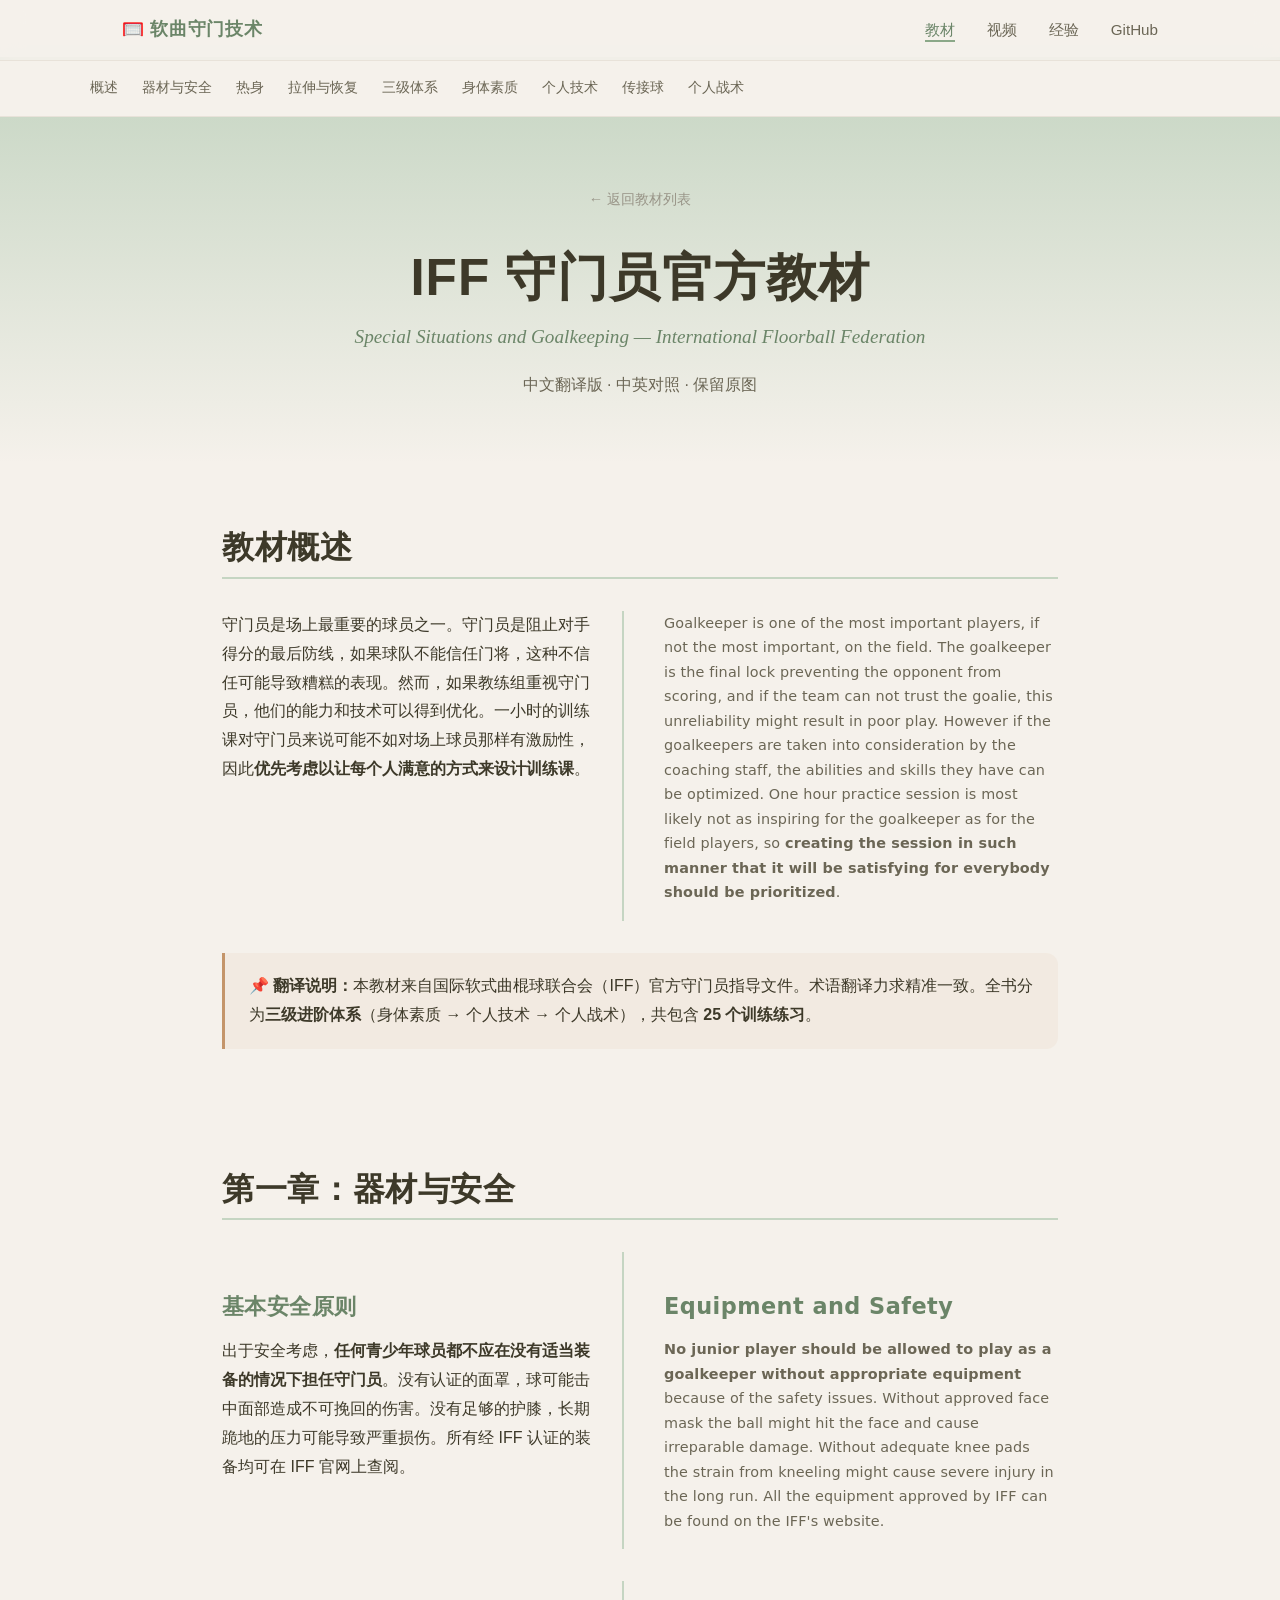
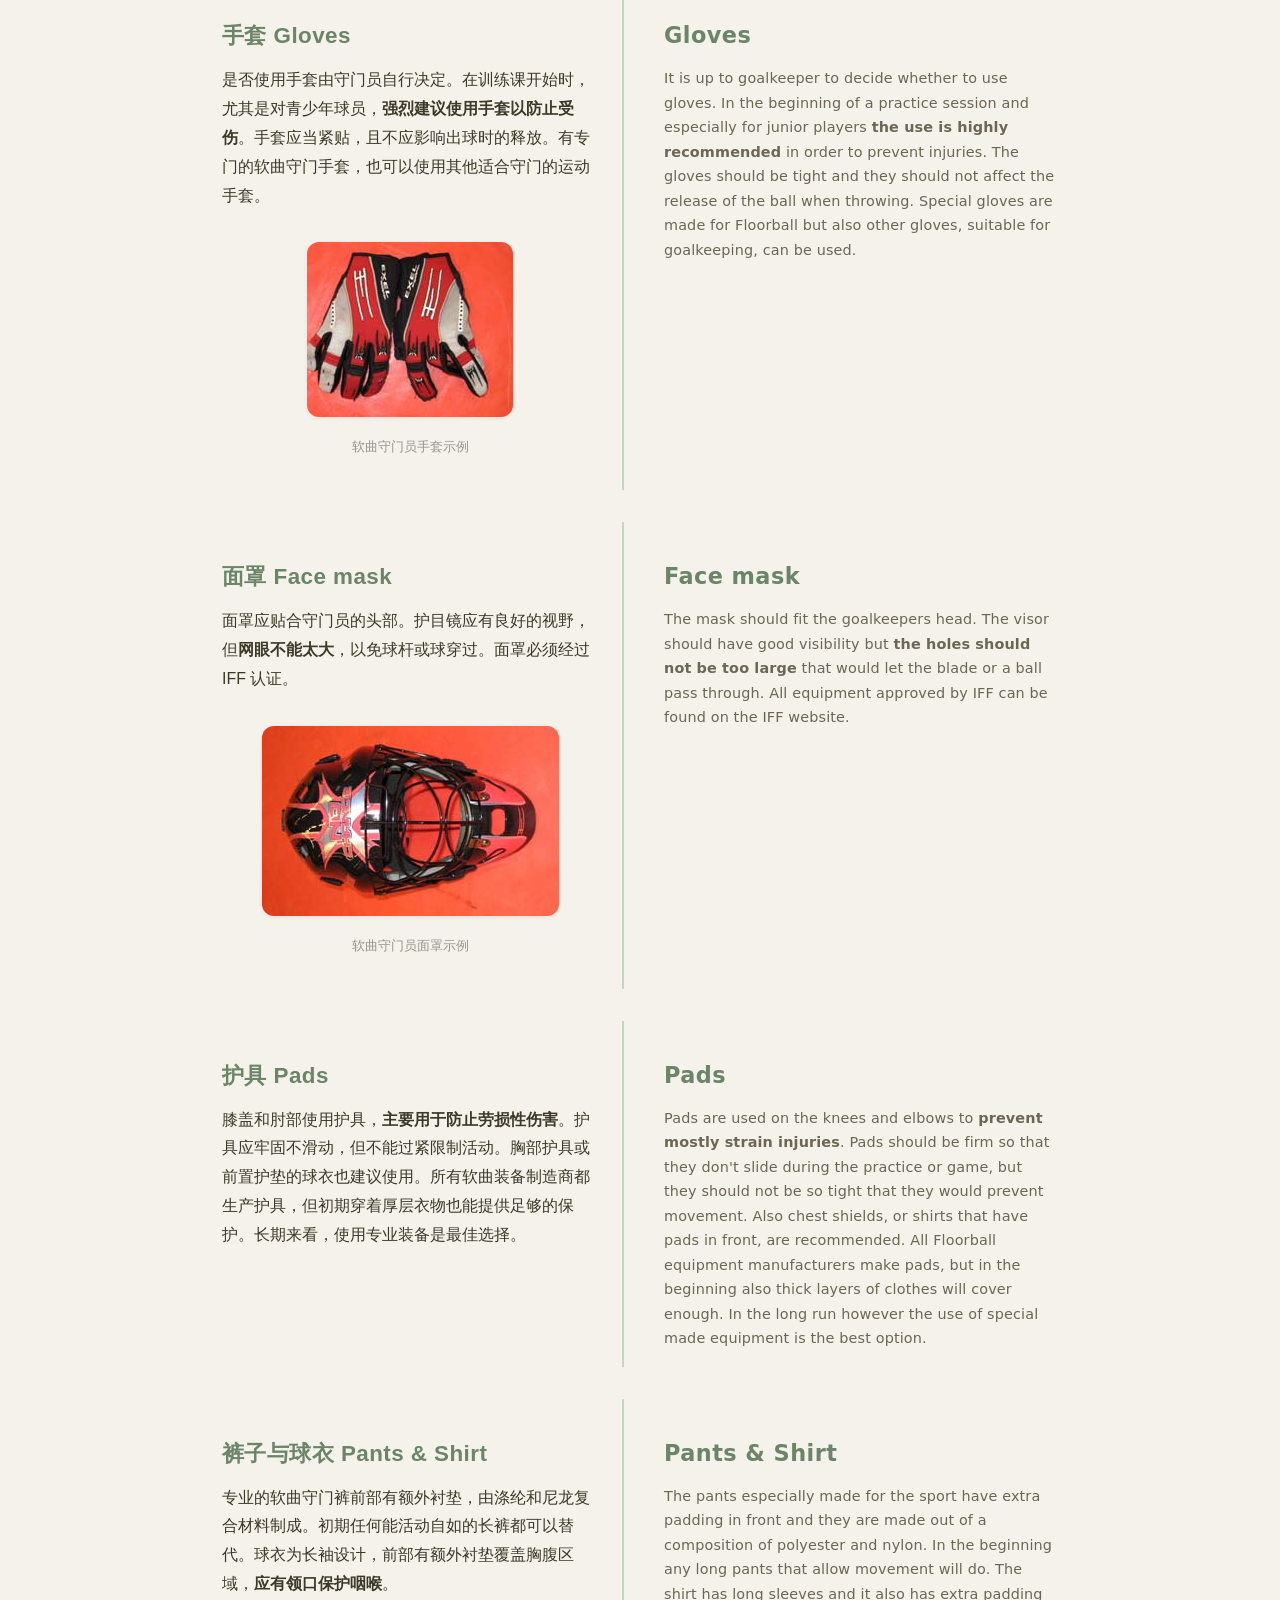
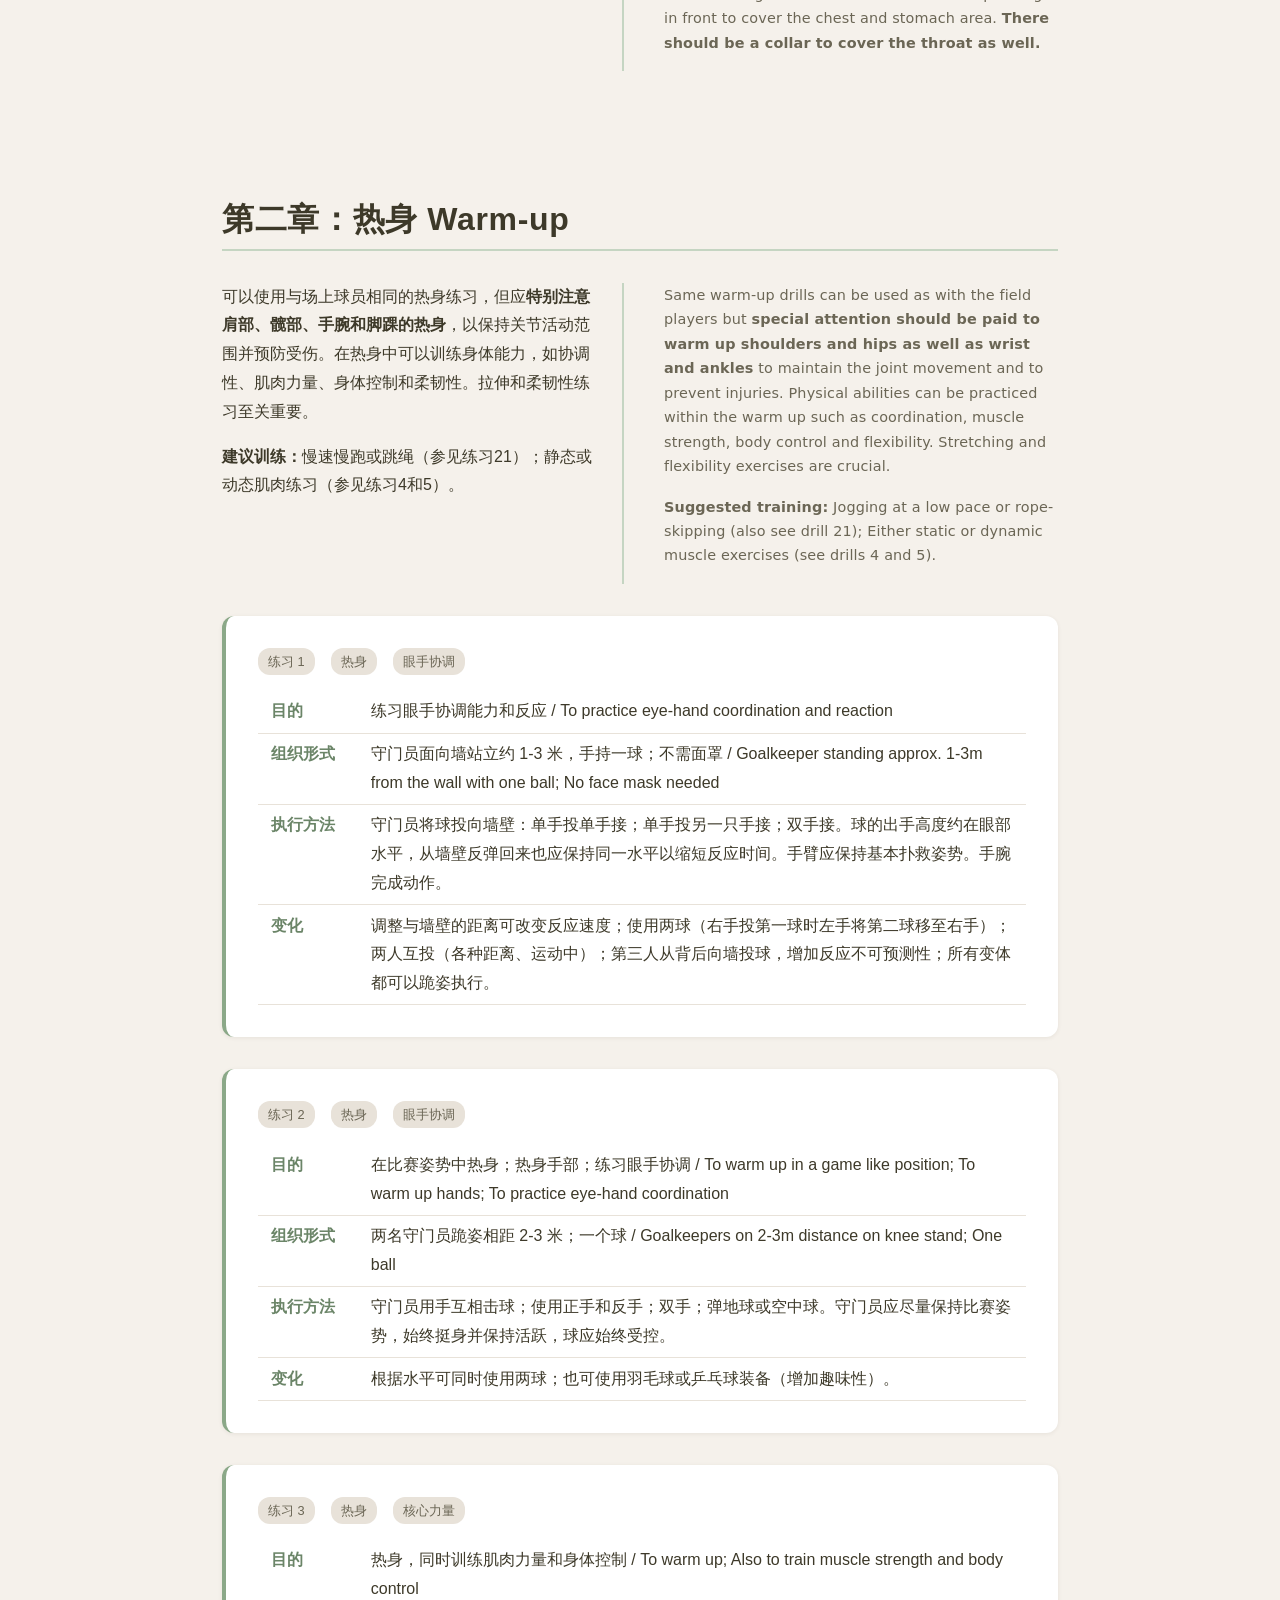
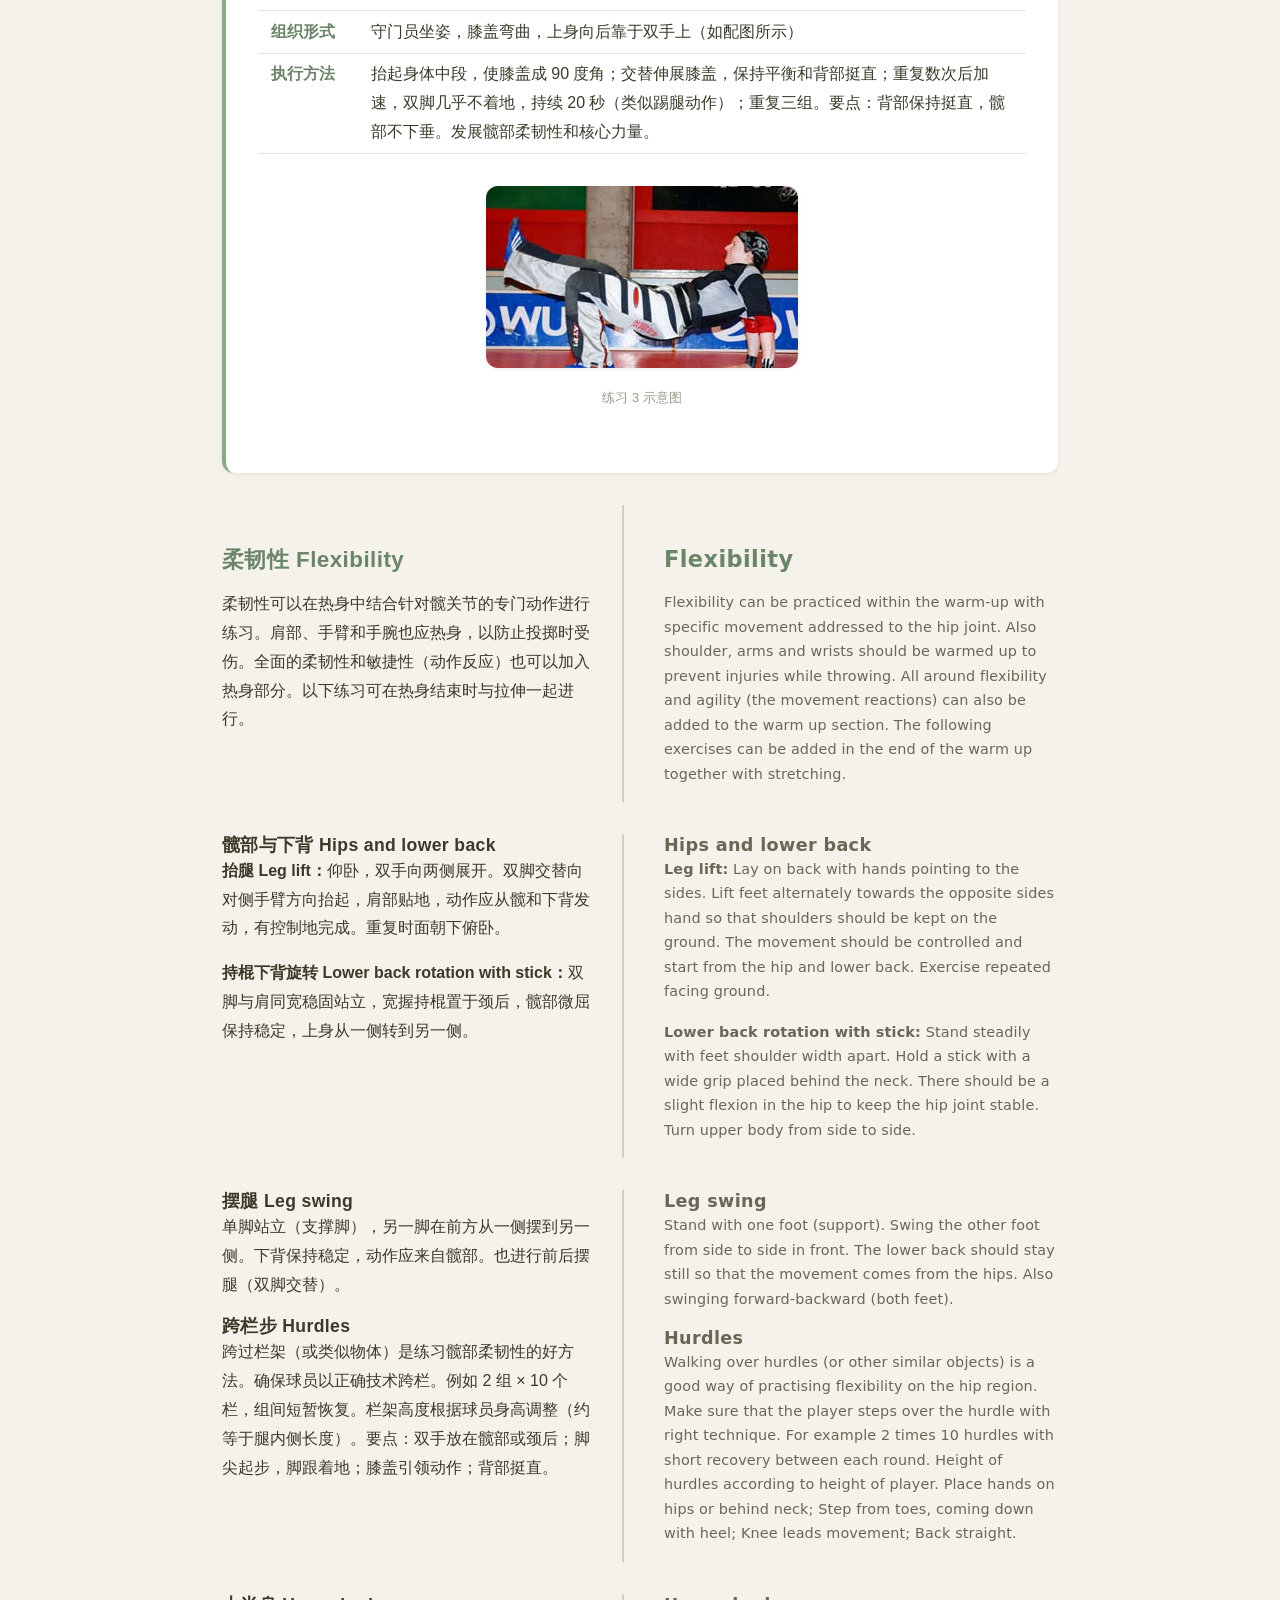
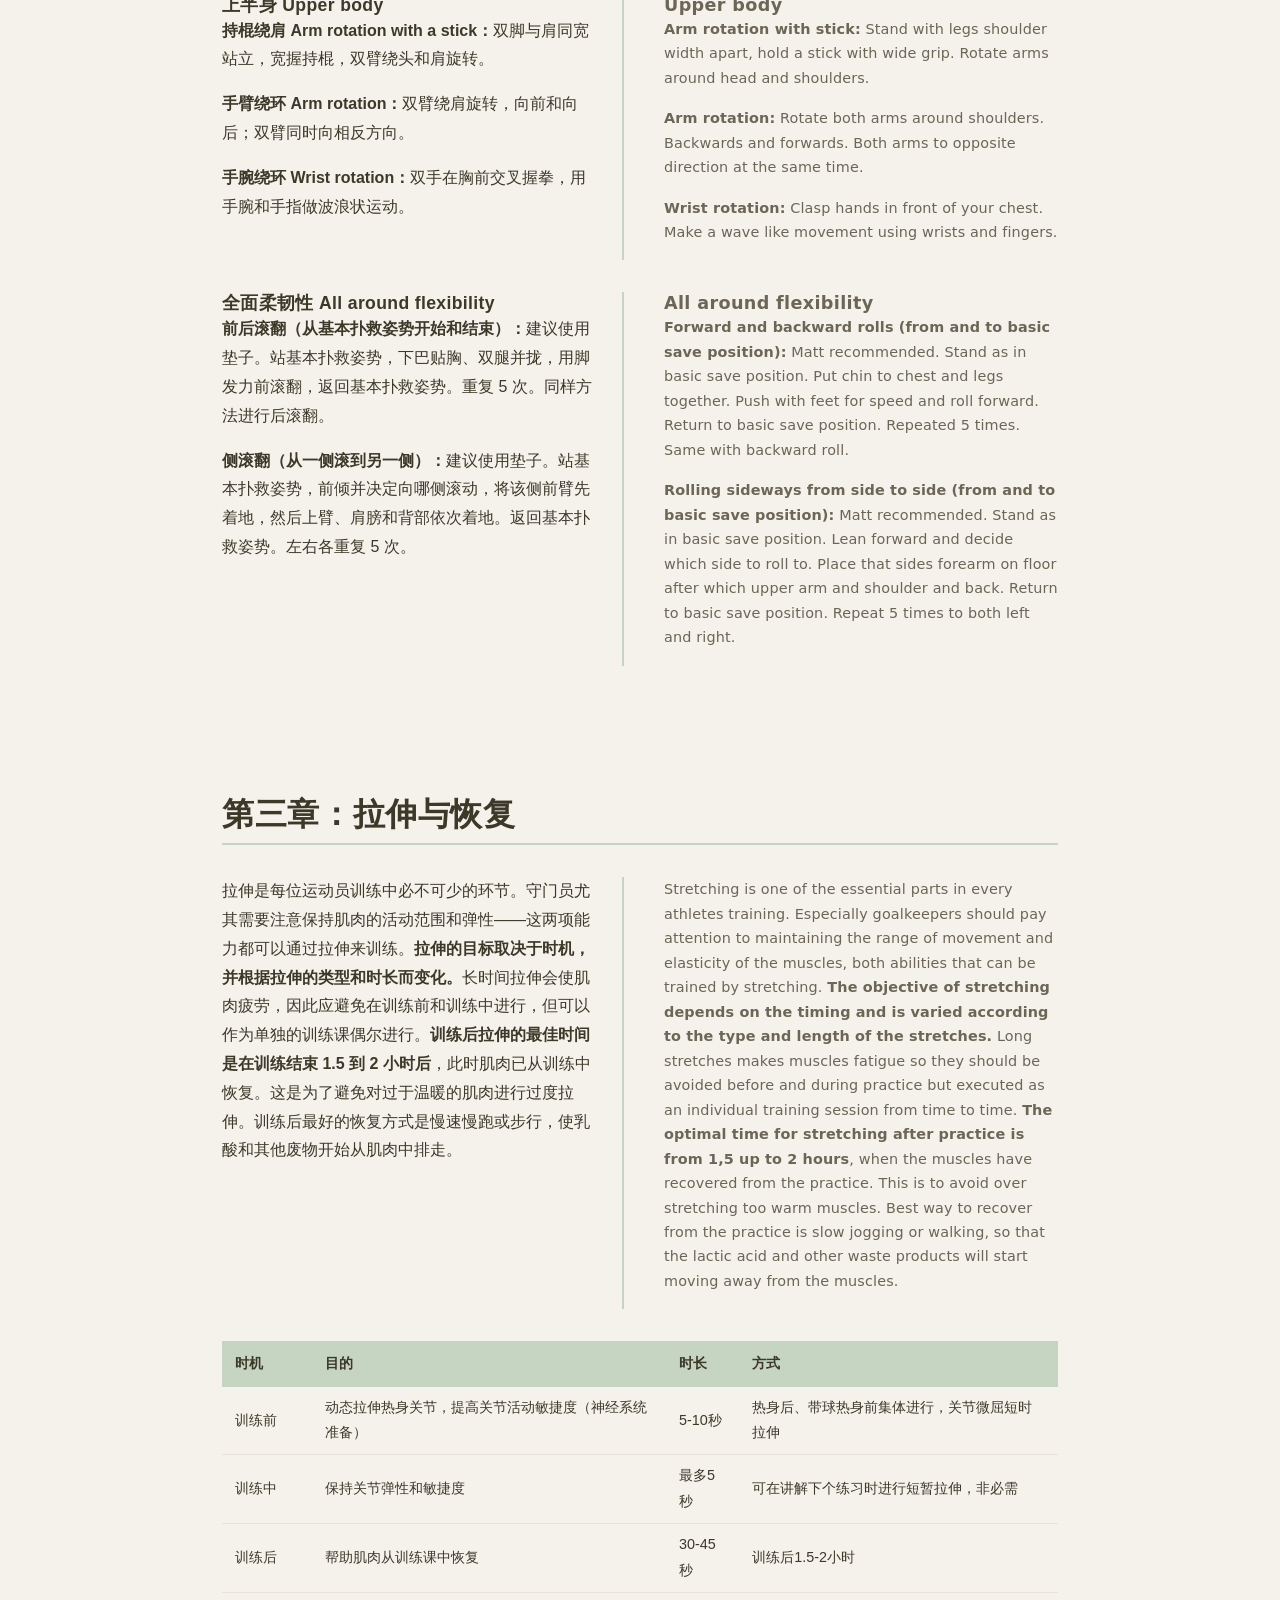
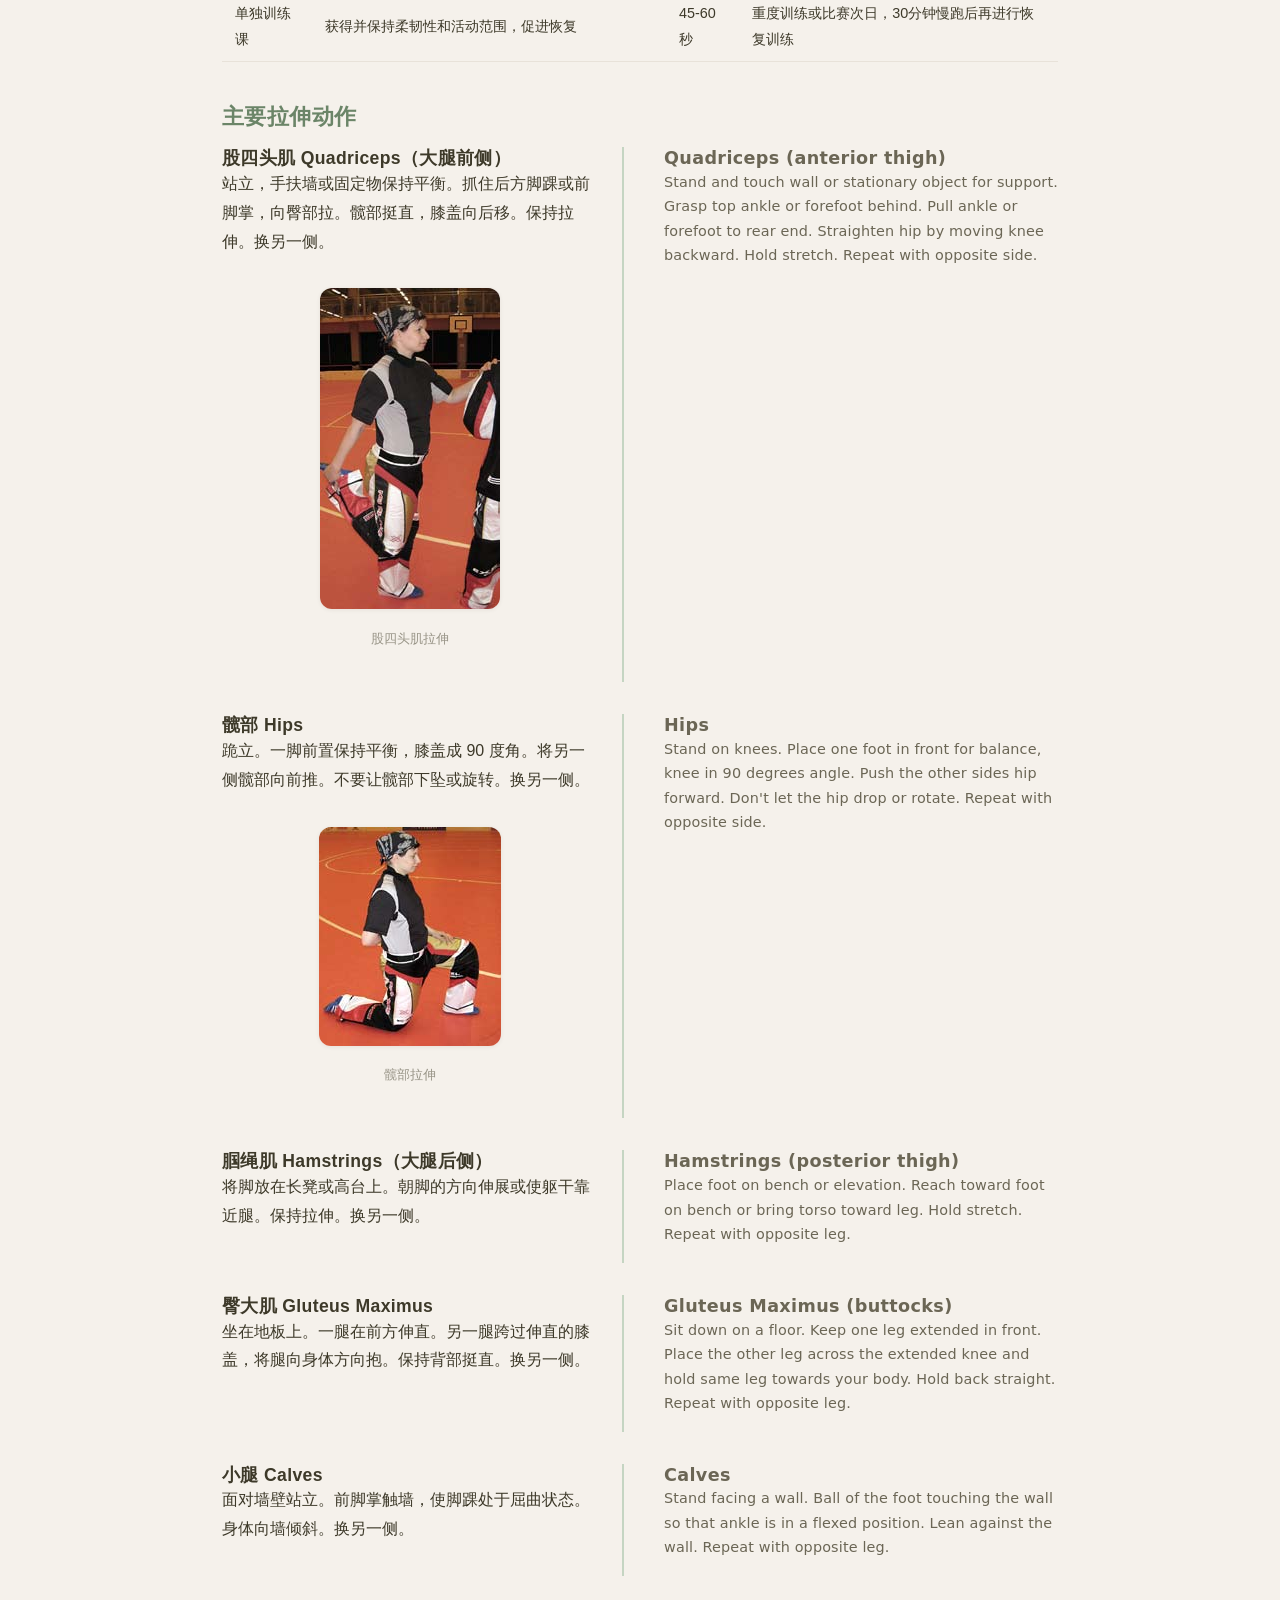
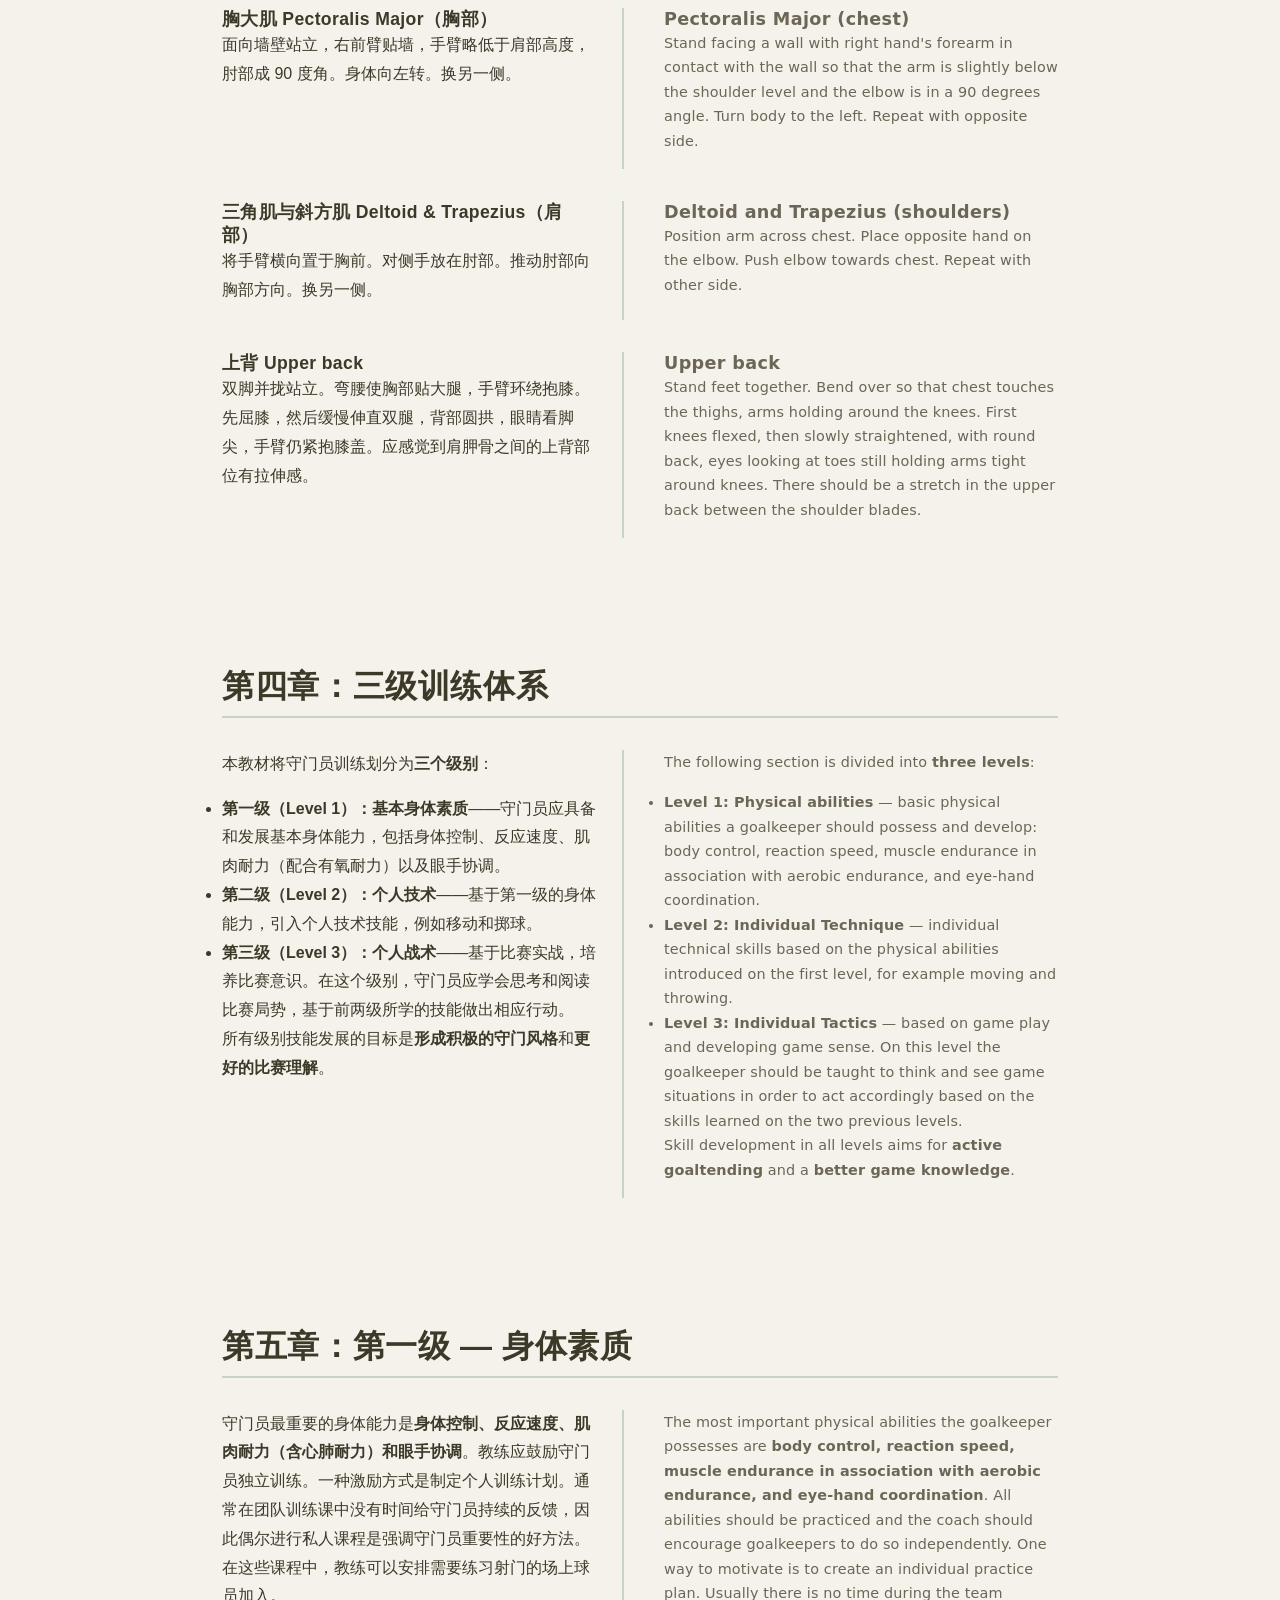
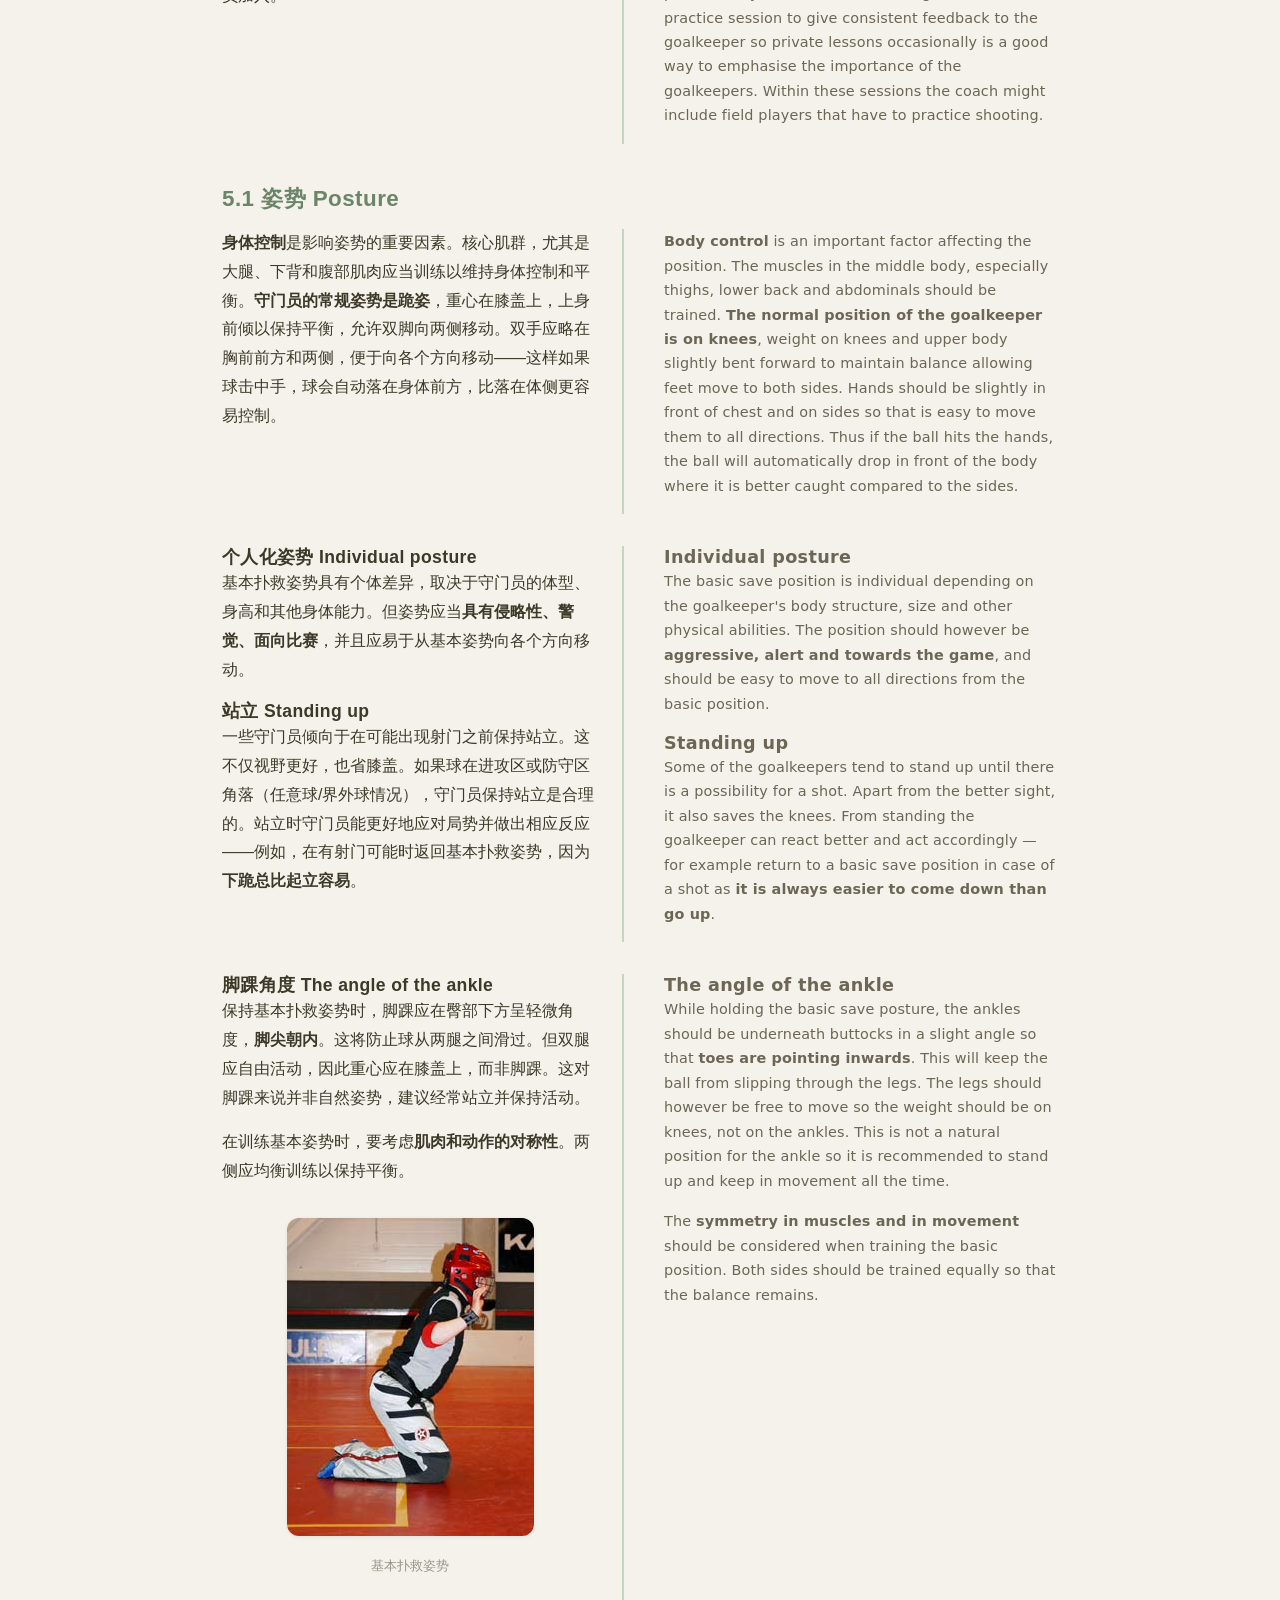
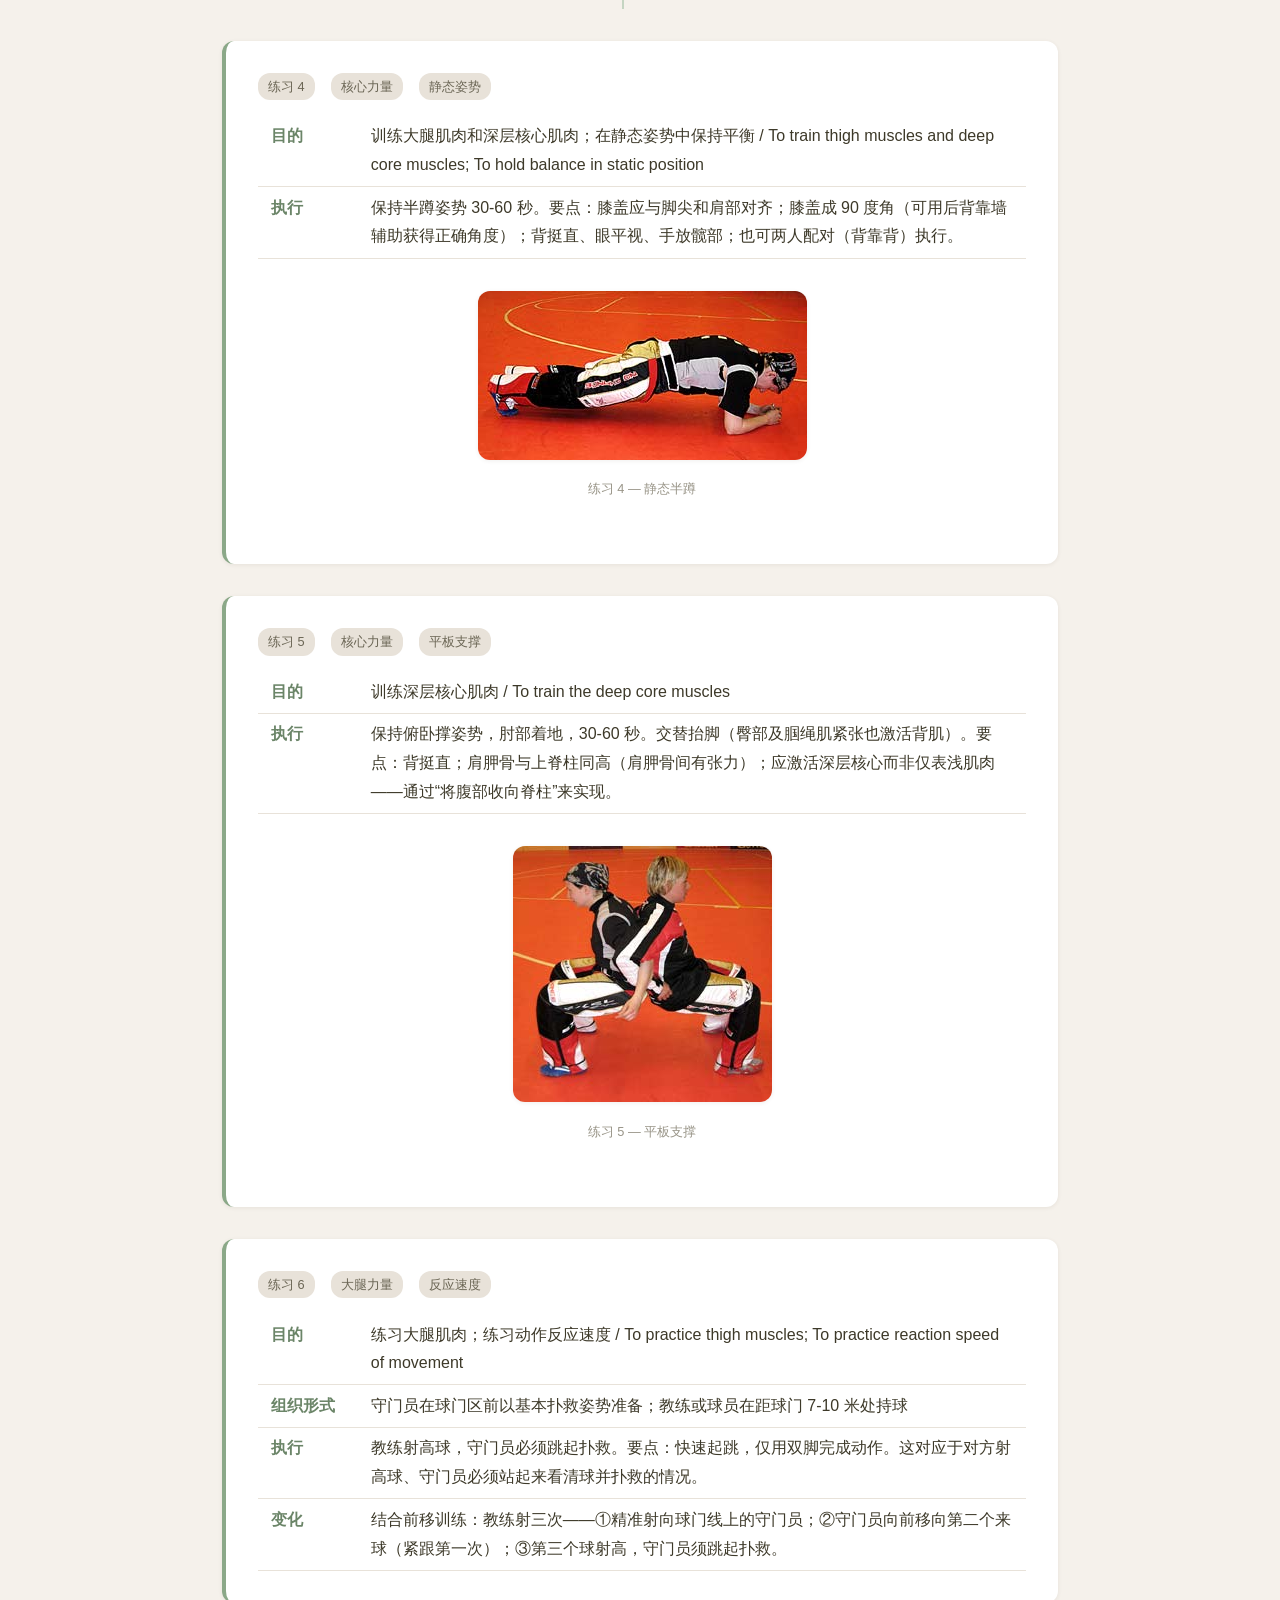
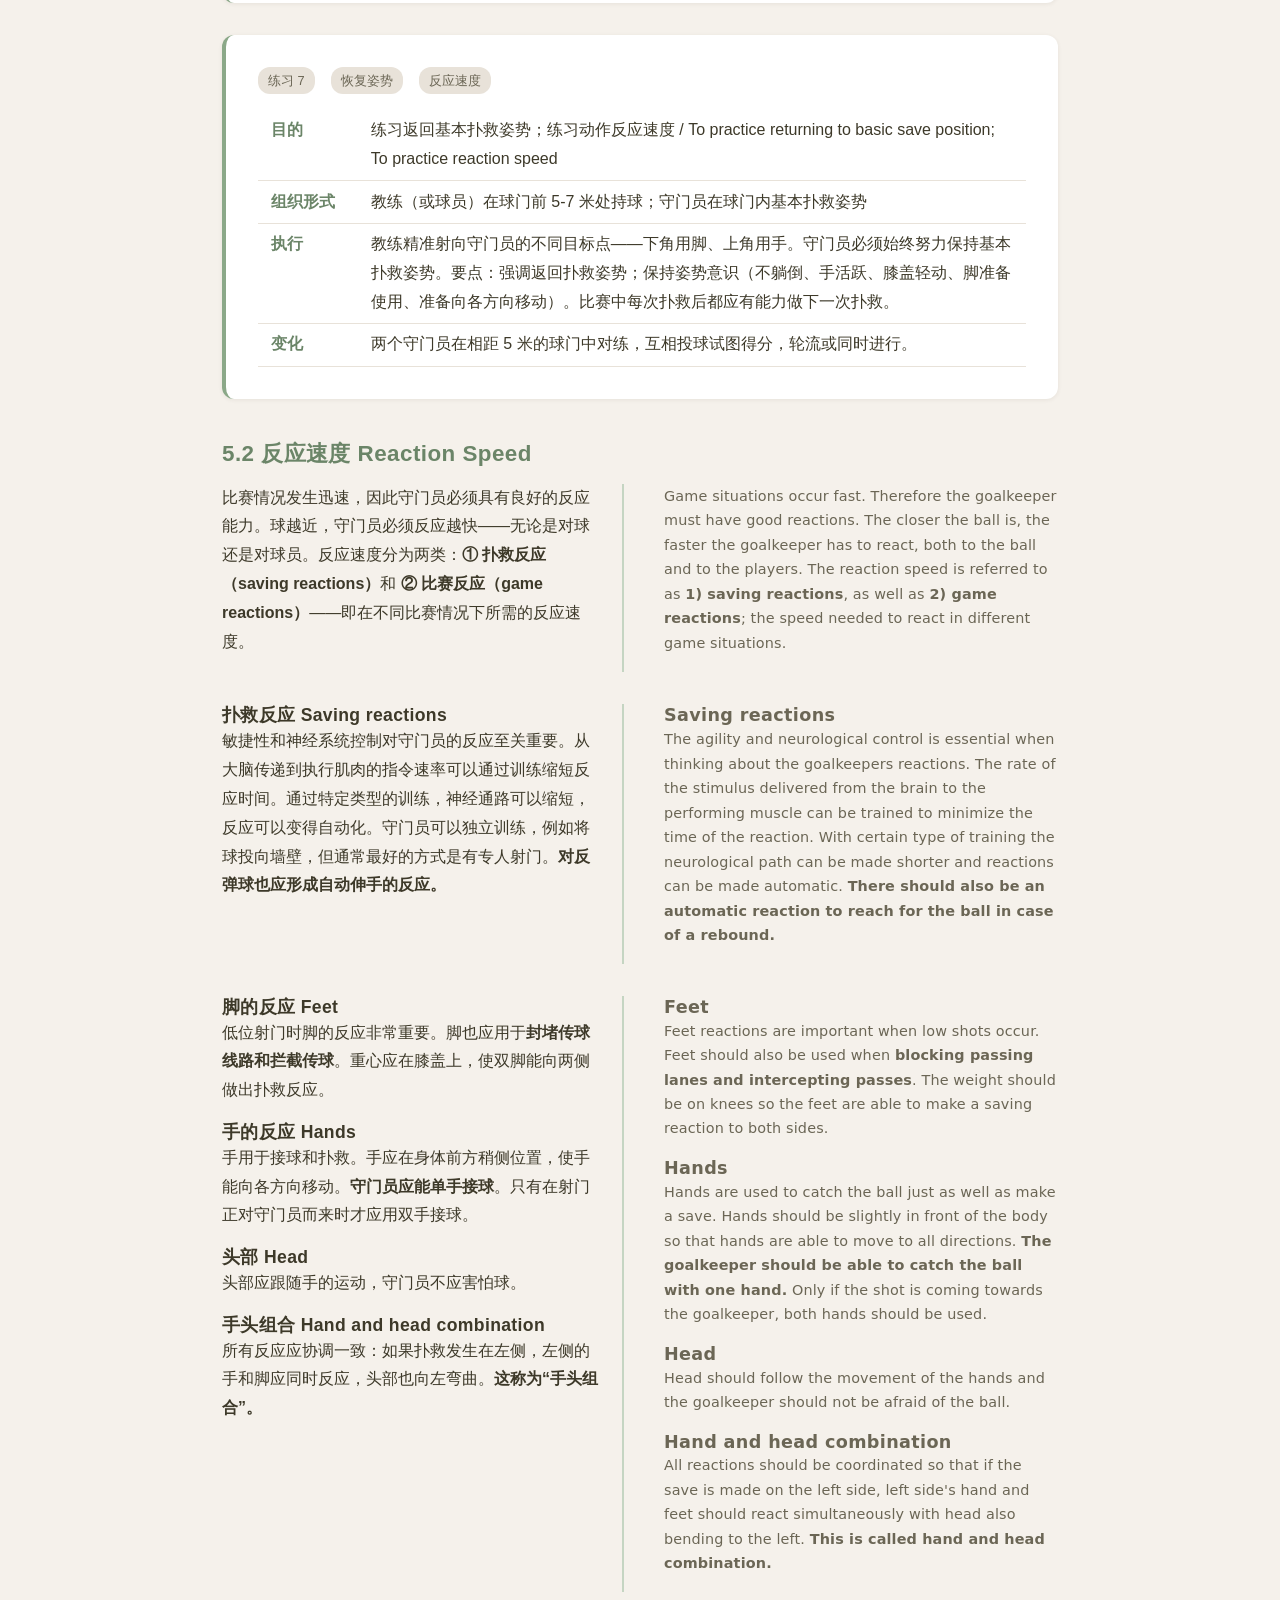
<file: theory/iff-textbook/index.html>
<!DOCTYPE html>
<html lang="zh-CN">
<head>
  <meta charset="UTF-8">
  <meta name="viewport" content="width=device-width, initial-scale=1.0">
  <meta name="description" content="IFF软式曲棍球守门员教材中英对照翻译——国际软式曲棍球联合会官方守门教材">
  <title>IFF守门员教材 — 软曲守门技术</title>
  <link rel="stylesheet" href="../../css/style.css">
  <style>
    .textbook-nav { position: sticky; top: 60px; background: var(--cream); z-index: 50; padding: 1rem 2rem; border-bottom: 1px solid var(--cream-dark); }
    .textbook-nav-inner { max-width: var(--max-width); margin: 0 auto; display: flex; flex-wrap: wrap; gap: 0.5rem 1.5rem; font-size: 0.85rem; }
    .textbook-nav-inner a { color: var(--text-light); white-space: nowrap; }
    .textbook-nav-inner a:hover { color: var(--terracotta); }

    .chapter { max-width: 900px; margin: 0 auto; padding: 4rem 2rem 2rem; }
    .chapter h2 { border-bottom: 2px solid var(--sage-light); padding-bottom: 0.5rem; margin-bottom: 2rem; }
    .chapter h3 { color: var(--sage-dark); margin: 2.5rem 0 1rem; }

    .bilingual { display: grid; grid-template-columns: 1fr 1fr; gap: 2rem; margin-bottom: 2rem; }
    .bilingual .zh { border-right: 2px solid var(--sage-light); padding-right: 1.5rem; }
    .bilingual .en { padding-left: 0.5rem; color: var(--text-light); font-family: var(--font-en-body); font-size: 0.9rem; line-height: 1.7; }

    .bilingual.vertical { grid-template-columns: 1fr; }
    .bilingual.vertical .zh { border-right: none; border-bottom: 2px solid var(--cream-dark); padding-right: 0; padding-bottom: 1rem; }

    .drill-card { background: var(--white); border-radius: var(--radius); box-shadow: var(--shadow-sm); padding: 2rem; margin-bottom: 2rem; border-left: 4px solid var(--sage); }
    .drill-card h3 { color: var(--sage-dark); margin-top: 0; }
    .drill-card .drill-meta { display: flex; gap: 1rem; flex-wrap: wrap; margin-bottom: 1rem; }
    .drill-card .drill-meta span { background: var(--cream-dark); padding: 2px 10px; border-radius: 12px; font-size: 0.8rem; color: var(--text-light); }
    .drill-card table { width: 100%; border-collapse: collapse; }
    .drill-card td { padding: 0.4rem 0.8rem; vertical-align: top; border-bottom: 1px solid var(--cream-dark); }
    .drill-card td:first-child { font-weight: 600; white-space: nowrap; width: 100px; color: var(--sage-dark); }

    .img-figure { text-align: center; margin: 2rem 0; }
    .img-figure img { max-width: 40vw; max-height: 40vh; object-fit: contain; border-radius: var(--radius); box-shadow: var(--shadow-sm); cursor: zoom-in; }

    /* 全屏看图遮罩 */
    .img-fullscreen-overlay { position: fixed; inset: 0; background: rgba(0,0,0,0.92); z-index: 9999; display: flex; align-items: center; justify-content: center; cursor: zoom-out; }
    .img-fullscreen-overlay img { max-width: 95vw; max-height: 95vh; object-fit: contain; border-radius: 0; box-shadow: none; cursor: zoom-out; }
    .img-figure figcaption { font-size: 0.8rem; color: var(--text-muted); margin-top: 0.5rem; }

    .table-wrap { overflow-x: auto; margin: 1.5rem 0; }
    .table-wrap table { width: 100%; border-collapse: collapse; font-size: 0.9rem; }
    .table-wrap th { background: var(--sage-light); color: var(--text); padding: 0.6rem 0.8rem; text-align: left; }
    .table-wrap td { padding: 0.5rem 0.8rem; border-bottom: 1px solid var(--cream-dark); }
    .table-wrap tr:hover td { background: rgba(139, 168, 136, 0.06); }

    .note-box { background: rgba(196, 149, 106, 0.08); border-left: 3px solid var(--terracotta); padding: 1.2rem 1.5rem; margin: 1.5rem 0; border-radius: 0 var(--radius) var(--radius) 0; }

    @media (max-width: 768px) {
      .bilingual { grid-template-columns: 1fr; gap: 0.5rem; }
      .bilingual .zh { border-right: none; border-bottom: 2px solid var(--cream-dark); padding-right: 0; padding-bottom: 0.8rem; }
      .bilingual .en { padding-left: 0; }
      .textbook-nav { display: none; }
      .chapter { padding: 2rem 1rem; }
    }
  </style>
</head>
<body>

<nav class="nav" id="nav">
  <div class="nav-inner">
    <a href="/floorball-goalkeeper/" class="nav-brand">🥅 软曲守门技术</a>
    <ul class="nav-links">
      <li><a href="../../theory/" class="active">教材</a></li>
      <li><a href="../../videos/">视频</a></li>
      <li><a href="../../experience/">经验</a></li>
      <li><a href="https://github.com/pku-zyf/floorball-goalkeeper" target="_blank" rel="noopener">GitHub</a></li>
    </ul>
  </div>
</nav>

<!-- Sticky sub-nav -->
<nav class="textbook-nav" id="textbook-nav">
  <div class="textbook-nav-inner">
    <a href="#ch0">概述</a>
    <a href="#ch1">器材与安全</a>
    <a href="#ch2">热身</a>
    <a href="#ch3">拉伸与恢复</a>
    <a href="#ch4">三级体系</a>
    <a href="#ch5">身体素质</a>
    <a href="#ch6">个人技术</a>
    <a href="#ch7">传接球</a>
    <a href="#ch8">个人战术</a>
  </div>
</nav>

<header class="page-hero">
  <a href="/floorball-goalkeeper/theory/" class="back-link">← 返回教材列表</a>
  <h1>IFF 守门员官方教材</h1>
  <p class="en-subtitle">Special Situations and Goalkeeping — International Floorball Federation</p>
  <p class="desc" style="max-width:600px;margin:1rem auto 0;color:var(--text-light);">中文翻译版 · 中英对照 · 保留原图</p>
</header>

<!-- ============ Chapter 0: 概述 ============ -->
<section class="chapter" id="ch0">
<h2>教材概述</h2>

<div class="bilingual">
<div class="zh">
<p>守门员是场上最重要的球员之一。守门员是阻止对手得分的最后防线，如果球队不能信任门将，这种不信任可能导致糟糕的表现。然而，如果教练组重视守门员，他们的能力和技术可以得到优化。一小时的训练课对守门员来说可能不如对场上球员那样有激励性，因此<strong>优先考虑以让每个人满意的方式来设计训练课</strong>。</p>
</div>
<div class="en">
<p>Goalkeeper is one of the most important players, if not the most important, on the field. The goalkeeper is the final lock preventing the opponent from scoring, and if the team can not trust the goalie, this unreliability might result in poor play. However if the goalkeepers are taken into consideration by the coaching staff, the abilities and skills they have can be optimized. One hour practice session is most likely not as inspiring for the goalkeeper as for the field players, so <strong>creating the session in such manner that it will be satisfying for everybody should be prioritized</strong>.</p>
</div>
</div>

<div class="note-box">
<strong>📌 翻译说明：</strong>本教材来自国际软式曲棍球联合会（IFF）官方守门员指导文件。术语翻译力求精准一致。全书分为<strong>三级进阶体系</strong>（身体素质 → 个人技术 → 个人战术），共包含 <strong>25 个训练练习</strong>。
</div>
</section>

<!-- ============ Chapter 1: 器材与安全 ============ -->
<section class="chapter" id="ch1">
<h2>第一章：器材与安全</h2>

<div class="bilingual">
<div class="zh">
<h3>基本安全原则</h3>
<p>出于安全考虑，<strong>任何青少年球员都不应在没有适当装备的情况下担任守门员</strong>。没有认证的面罩，球可能击中面部造成不可挽回的伤害。没有足够的护膝，长期跪地的压力可能导致严重损伤。所有经 IFF 认证的装备均可在 IFF 官网上查阅。</p>
</div>
<div class="en">
<h3>Equipment and Safety</h3>
<p><strong>No junior player should be allowed to play as a goalkeeper without appropriate equipment</strong> because of the safety issues. Without approved face mask the ball might hit the face and cause irreparable damage. Without adequate knee pads the strain from kneeling might cause severe injury in the long run. All the equipment approved by IFF can be found on the IFF's website.</p>
</div>
</div>

<!-- 手套 -->
<div class="bilingual">
<div class="zh">
<h3>手套 Gloves</h3>
<p>是否使用手套由守门员自行决定。在训练课开始时，尤其是对青少年球员，<strong>强烈建议使用手套以防止受伤</strong>。手套应当紧贴，且不应影响出球时的释放。有专门的软曲守门手套，也可以使用其他适合守门的运动手套。</p>
<div class="img-figure">
  <img src="images/page01_img02.jpeg" alt="软曲守门员手套" loading="lazy">
  <figcaption>软曲守门员手套示例</figcaption>
</div>
</div>
<div class="en">
<h3>Gloves</h3>
<p>It is up to goalkeeper to decide whether to use gloves. In the beginning of a practice session and especially for junior players <strong>the use is highly recommended</strong> in order to prevent injuries. The gloves should be tight and they should not affect the release of the ball when throwing. Special gloves are made for Floorball but also other gloves, suitable for goalkeeping, can be used.</p>
</div>
</div>

<!-- 面罩 -->
<div class="bilingual">
<div class="zh">
<h3>面罩 Face mask</h3>
<p>面罩应贴合守门员的头部。护目镜应有良好的视野，但<strong>网眼不能太大</strong>，以免球杆或球穿过。面罩必须经过 IFF 认证。</p>
<div class="img-figure">
  <img src="images/page01_img03.jpeg" alt="软曲守门员面罩" loading="lazy">
  <figcaption>软曲守门员面罩示例</figcaption>
</div>
</div>
<div class="en">
<h3>Face mask</h3>
<p>The mask should fit the goalkeepers head. The visor should have good visibility but <strong>the holes should not be too large</strong> that would let the blade or a ball pass through. All equipment approved by IFF can be found on the IFF website.</p>
</div>
</div>

<!-- 护具 -->
<div class="bilingual">
<div class="zh">
<h3>护具 Pads</h3>
<p>膝盖和肘部使用护具，<strong>主要用于防止劳损性伤害</strong>。护具应牢固不滑动，但不能过紧限制活动。胸部护具或前置护垫的球衣也建议使用。所有软曲装备制造商都生产护具，但初期穿着厚层衣物也能提供足够的保护。长期来看，使用专业装备是最佳选择。</p>
</div>
<div class="en">
<h3>Pads</h3>
<p>Pads are used on the knees and elbows to <strong>prevent mostly strain injuries</strong>. Pads should be firm so that they don't slide during the practice or game, but they should not be so tight that they would prevent movement. Also chest shields, or shirts that have pads in front, are recommended. All Floorball equipment manufacturers make pads, but in the beginning also thick layers of clothes will cover enough. In the long run however the use of special made equipment is the best option.</p>
</div>
</div>

<!-- 裤子与球衣 -->
<div class="bilingual">
<div class="zh">
<h3>裤子与球衣 Pants &amp; Shirt</h3>
<p>专业的软曲守门裤前部有额外衬垫，由涤纶和尼龙复合材料制成。初期任何能活动自如的长裤都可以替代。球衣为长袖设计，前部有额外衬垫覆盖胸腹区域，<strong>应有领口保护咽喉</strong>。</p>
</div>
<div class="en">
<h3>Pants &amp; Shirt</h3>
<p>The pants especially made for the sport have extra padding in front and they are made out of a composition of polyester and nylon. In the beginning any long pants that allow movement will do. The shirt has long sleeves and it also has extra padding in front to cover the chest and stomach area. <strong>There should be a collar to cover the throat as well.</strong></p>
</div>
</div>
</section>

<!-- ============ Chapter 2: 热身 ============ -->
<section class="chapter" id="ch2">
<h2>第二章：热身 Warm-up</h2>

<div class="bilingual">
<div class="zh">
<p>可以使用与场上球员相同的热身练习，但应<strong>特别注意肩部、髋部、手腕和脚踝的热身</strong>，以保持关节活动范围并预防受伤。在热身中可以训练身体能力，如协调性、肌肉力量、身体控制和柔韧性。拉伸和柔韧性练习至关重要。</p>
<p><strong>建议训练：</strong>慢速慢跑或跳绳（参见练习21）；静态或动态肌肉练习（参见练习4和5）。</p>
</div>
<div class="en">
<p>Same warm-up drills can be used as with the field players but <strong>special attention should be paid to warm up shoulders and hips as well as wrist and ankles</strong> to maintain the joint movement and to prevent injuries. Physical abilities can be practiced within the warm up such as coordination, muscle strength, body control and flexibility. Stretching and flexibility exercises are crucial.</p>
<p><strong>Suggested training:</strong> Jogging at a low pace or rope-skipping (also see drill 21); Either static or dynamic muscle exercises (see drills 4 and 5).</p>
</div>
</div>

<!-- Drill 1 -->
<div class="drill-card">
  <div class="drill-meta"><span>练习 1</span><span>热身</span><span>眼手协调</span></div>
  <table>
    <tr><td>目的</td><td>练习眼手协调能力和反应 / To practice eye-hand coordination and reaction</td></tr>
    <tr><td>组织形式</td><td>守门员面向墙站立约 1-3 米，手持一球；不需面罩 / Goalkeeper standing approx. 1-3m from the wall with one ball; No face mask needed</td></tr>
    <tr><td>执行方法</td><td>守门员将球投向墙壁：单手投单手接；单手投另一只手接；双手接。球的出手高度约在眼部水平，从墙壁反弹回来也应保持同一水平以缩短反应时间。手臂应保持基本扑救姿势。手腕完成动作。</td></tr>
    <tr><td>变化</td><td>调整与墙壁的距离可改变反应速度；使用两球（右手投第一球时左手将第二球移至右手）；两人互投（各种距离、运动中）；第三人从背后向墙投球，增加反应不可预测性；所有变体都可以跪姿执行。</td></tr>
  </table>
</div>

<!-- Drill 2 -->
<div class="drill-card">
  <div class="drill-meta"><span>练习 2</span><span>热身</span><span>眼手协调</span></div>
  <table>
    <tr><td>目的</td><td>在比赛姿势中热身；热身手部；练习眼手协调 / To warm up in a game like position; To warm up hands; To practice eye-hand coordination</td></tr>
    <tr><td>组织形式</td><td>两名守门员跪姿相距 2-3 米；一个球 / Goalkeepers on 2-3m distance on knee stand; One ball</td></tr>
    <tr><td>执行方法</td><td>守门员用手互相击球；使用正手和反手；双手；弹地球或空中球。守门员应尽量保持比赛姿势，始终挺身并保持活跃，球应始终受控。</td></tr>
    <tr><td>变化</td><td>根据水平可同时使用两球；也可使用羽毛球或乒乓球装备（增加趣味性）。</td></tr>
  </table>
</div>

<!-- Drill 3 -->
<div class="drill-card">
  <div class="drill-meta"><span>练习 3</span><span>热身</span><span>核心力量</span></div>
  <table>
<tr><td>目的</td><td>热身，同时训练肌肉力量和身体控制 / To warm up; Also to train muscle strength and body control</td></tr>
<tr><td>组织形式</td><td>守门员坐姿，膝盖弯曲，上身向后靠于双手上（如配图所示）</td></tr>
<tr><td>执行方法</td><td>抬起身体中段，使膝盖成 90 度角；交替伸展膝盖，保持平衡和背部挺直；重复数次后加速，双脚几乎不着地，持续 20 秒（类似踢腿动作）；重复三组。要点：背部保持挺直，髋部不下垂。发展髋部柔韧性和核心力量。</td></tr>
  </table>
  <div class="img-figure">
    <img src="images/page04_img01.jpeg" alt="练习3示意图" loading="lazy">
    <figcaption>练习 3 示意图</figcaption>
  </div>
</div>

<!-- 柔韧性 -->
<div class="bilingual">
<div class="zh">
<h3>柔韧性 Flexibility</h3>
<p>柔韧性可以在热身中结合针对髋关节的专门动作进行练习。肩部、手臂和手腕也应热身，以防止投掷时受伤。全面的柔韧性和敏捷性（动作反应）也可以加入热身部分。以下练习可在热身结束时与拉伸一起进行。</p>
</div>
<div class="en">
<h3>Flexibility</h3>
<p>Flexibility can be practiced within the warm-up with specific movement addressed to the hip joint. Also shoulder, arms and wrists should be warmed up to prevent injuries while throwing. All around flexibility and agility (the movement reactions) can also be added to the warm up section. The following exercises can be added in the end of the warm up together with stretching.</p>
</div>
</div>

<div class="bilingual">
<div class="zh">
<h4>髋部与下背 Hips and lower back</h4>
<p><strong>抬腿 Leg lift：</strong>仰卧，双手向两侧展开。双脚交替向对侧手臂方向抬起，肩部贴地，动作应从髋和下背发动，有控制地完成。重复时面朝下俯卧。</p>
<p><strong>持棍下背旋转 Lower back rotation with stick：</strong>双脚与肩同宽稳固站立，宽握持棍置于颈后，髋部微屈保持稳定，上身从一侧转到另一侧。</p>
</div>
<div class="en">
<h4>Hips and lower back</h4>
<p><strong>Leg lift:</strong> Lay on back with hands pointing to the sides. Lift feet alternately towards the opposite sides hand so that shoulders should be kept on the ground. The movement should be controlled and start from the hip and lower back. Exercise repeated facing ground.</p>
<p><strong>Lower back rotation with stick:</strong> Stand steadily with feet shoulder width apart. Hold a stick with a wide grip placed behind the neck. There should be a slight flexion in the hip to keep the hip joint stable. Turn upper body from side to side.</p>
</div>
</div>

<div class="bilingual">
<div class="zh">
<h4>摆腿 Leg swing</h4>
<p>单脚站立（支撑脚），另一脚在前方从一侧摆到另一侧。下背保持稳定，动作应来自髋部。也进行前后摆腿（双脚交替）。</p>
<h4>跨栏步 Hurdles</h4>
<p>跨过栏架（或类似物体）是练习髋部柔韧性的好方法。确保球员以正确技术跨栏。例如 2 组 × 10 个栏，组间短暂恢复。栏架高度根据球员身高调整（约等于腿内侧长度）。要点：双手放在髋部或颈后；脚尖起步，脚跟着地；膝盖引领动作；背部挺直。</p>
</div>
<div class="en">
<h4>Leg swing</h4>
<p>Stand with one foot (support). Swing the other foot from side to side in front. The lower back should stay still so that the movement comes from the hips. Also swinging forward-backward (both feet).</p>
<h4>Hurdles</h4>
<p>Walking over hurdles (or other similar objects) is a good way of practising flexibility on the hip region. Make sure that the player steps over the hurdle with right technique. For example 2 times 10 hurdles with short recovery between each round. Height of hurdles according to height of player. Place hands on hips or behind neck; Step from toes, coming down with heel; Knee leads movement; Back straight.</p>
</div>
</div>

<div class="bilingual">
<div class="zh">
<h4>上半身 Upper body</h4>
<p><strong>持棍绕肩 Arm rotation with a stick：</strong>双脚与肩同宽站立，宽握持棍，双臂绕头和肩旋转。</p>
<p><strong>手臂绕环 Arm rotation：</strong>双臂绕肩旋转，向前和向后；双臂同时向相反方向。</p>
<p><strong>手腕绕环 Wrist rotation：</strong>双手在胸前交叉握拳，用手腕和手指做波浪状运动。</p>
</div>
<div class="en">
<h4>Upper body</h4>
<p><strong>Arm rotation with stick:</strong> Stand with legs shoulder width apart, hold a stick with wide grip. Rotate arms around head and shoulders.</p>
<p><strong>Arm rotation:</strong> Rotate both arms around shoulders. Backwards and forwards. Both arms to opposite direction at the same time.</p>
<p><strong>Wrist rotation:</strong> Clasp hands in front of your chest. Make a wave like movement using wrists and fingers.</p>
</div>
</div>

<div class="bilingual">
<div class="zh">
<h4>全面柔韧性 All around flexibility</h4>
<p><strong>前后滚翻（从基本扑救姿势开始和结束）：</strong>建议使用垫子。站基本扑救姿势，下巴贴胸、双腿并拢，用脚发力前滚翻，返回基本扑救姿势。重复 5 次。同样方法进行后滚翻。</p>
<p><strong>侧滚翻（从一侧滚到另一侧）：</strong>建议使用垫子。站基本扑救姿势，前倾并决定向哪侧滚动，将该侧前臂先着地，然后上臂、肩膀和背部依次着地。返回基本扑救姿势。左右各重复 5 次。</p>
</div>
<div class="en">
<h4>All around flexibility</h4>
<p><strong>Forward and backward rolls (from and to basic save position):</strong> Matt recommended. Stand as in basic save position. Put chin to chest and legs together. Push with feet for speed and roll forward. Return to basic save position. Repeated 5 times. Same with backward roll.</p>
<p><strong>Rolling sideways from side to side (from and to basic save position):</strong> Matt recommended. Stand as in basic save position. Lean forward and decide which side to roll to. Place that sides forearm on floor after which upper arm and shoulder and back. Return to basic save position. Repeat 5 times to both left and right.</p>
</div>
</div>
</section>

<!-- ============ Chapter 3: 拉伸与恢复 ============ -->
<section class="chapter" id="ch3">
<h2>第三章：拉伸与恢复</h2>

<div class="bilingual">
<div class="zh">
<p>拉伸是每位运动员训练中必不可少的环节。守门员尤其需要注意保持肌肉的活动范围和弹性——这两项能力都可以通过拉伸来训练。<strong>拉伸的目标取决于时机，并根据拉伸的类型和时长而变化。</strong>长时间拉伸会使肌肉疲劳，因此应避免在训练前和训练中进行，但可以作为单独的训练课偶尔进行。<strong>训练后拉伸的最佳时间是在训练结束 1.5 到 2 小时后</strong>，此时肌肉已从训练中恢复。这是为了避免对过于温暖的肌肉进行过度拉伸。训练后最好的恢复方式是慢速慢跑或步行，使乳酸和其他废物开始从肌肉中排走。</p>
</div>
<div class="en">
<p>Stretching is one of the essential parts in every athletes training. Especially goalkeepers should pay attention to maintaining the range of movement and elasticity of the muscles, both abilities that can be trained by stretching. <strong>The objective of stretching depends on the timing and is varied according to the type and length of the stretches.</strong> Long stretches makes muscles fatigue so they should be avoided before and during practice but executed as an individual training session from time to time. <strong>The optimal time for stretching after practice is from 1,5 up to 2 hours</strong>, when the muscles have recovered from the practice. This is to avoid over stretching too warm muscles. Best way to recover from the practice is slow jogging or walking, so that the lactic acid and other waste products will start moving away from the muscles.</p>
</div>
</div>

<div class="table-wrap">
<table>
  <tr><th>时机</th><th>目的</th><th>时长</th><th>方式</th></tr>
  <tr><td>训练前</td><td>动态拉伸热身关节，提高关节活动敏捷度（神经系统准备）</td><td>5-10秒</td><td>热身后、带球热身前集体进行，关节微屈短时拉伸</td></tr>
  <tr><td>训练中</td><td>保持关节弹性和敏捷度</td><td>最多5秒</td><td>可在讲解下个练习时进行短暂拉伸，非必需</td></tr>
  <tr><td>训练后</td><td>帮助肌肉从训练课中恢复</td><td>30-45秒</td><td>训练后1.5-2小时</td></tr>
  <tr><td>单独训练课</td><td>获得并保持柔韧性和活动范围，促进恢复</td><td>45-60秒</td><td>重度训练或比赛次日，30分钟慢跑后再进行恢复训练</td></tr>
</table>
</div>

<h3>主要拉伸动作</h3>

<div class="bilingual">
<div class="zh">
<h4>股四头肌 Quadriceps（大腿前侧）</h4>
<p>站立，手扶墙或固定物保持平衡。抓住后方脚踝或前脚掌，向臀部拉。髋部挺直，膝盖向后移。保持拉伸。换另一侧。</p>
<div class="img-figure"><img src="images/page06_img01.jpeg" alt="股四头肌拉伸" loading="lazy"><figcaption>股四头肌拉伸</figcaption></div>
</div>
<div class="en">
<h4>Quadriceps (anterior thigh)</h4>
<p>Stand and touch wall or stationary object for support. Grasp top ankle or forefoot behind. Pull ankle or forefoot to rear end. Straighten hip by moving knee backward. Hold stretch. Repeat with opposite side.</p>
</div>
</div>

<div class="bilingual">
<div class="zh">
<h4>髋部 Hips</h4>
<p>跪立。一脚前置保持平衡，膝盖成 90 度角。将另一侧髋部向前推。不要让髋部下坠或旋转。换另一侧。</p>
<div class="img-figure"><img src="images/page06_img02.jpeg" alt="髋部拉伸" loading="lazy"><figcaption>髋部拉伸</figcaption></div>
</div>
<div class="en">
<h4>Hips</h4>
<p>Stand on knees. Place one foot in front for balance, knee in 90 degrees angle. Push the other sides hip forward. Don't let the hip drop or rotate. Repeat with opposite side.</p>
</div>
</div>

<div class="bilingual">
<div class="zh">
<h4>腘绳肌 Hamstrings（大腿后侧）</h4>
<p>将脚放在长凳或高台上。朝脚的方向伸展或使躯干靠近腿。保持拉伸。换另一侧。</p>
</div>
<div class="en">
<h4>Hamstrings (posterior thigh)</h4>
<p>Place foot on bench or elevation. Reach toward foot on bench or bring torso toward leg. Hold stretch. Repeat with opposite leg.</p>
</div>
</div>

<div class="bilingual">
<div class="zh">
<h4>臀大肌 Gluteus Maximus</h4>
<p>坐在地板上。一腿在前方伸直。另一腿跨过伸直的膝盖，将腿向身体方向抱。保持背部挺直。换另一侧。</p>
</div>
<div class="en">
<h4>Gluteus Maximus (buttocks)</h4>
<p>Sit down on a floor. Keep one leg extended in front. Place the other leg across the extended knee and hold same leg towards your body. Hold back straight. Repeat with opposite leg.</p>
</div>
</div>

<div class="bilingual">
<div class="zh">
<h4>小腿 Calves</h4>
<p>面对墙壁站立。前脚掌触墙，使脚踝处于屈曲状态。身体向墙倾斜。换另一侧。</p>
</div>
<div class="en">
<h4>Calves</h4>
<p>Stand facing a wall. Ball of the foot touching the wall so that ankle is in a flexed position. Lean against the wall. Repeat with opposite leg.</p>
</div>
</div>

<div class="bilingual">
<div class="zh">
<h4>胸大肌 Pectoralis Major（胸部）</h4>
<p>面向墙壁站立，右前臂贴墙，手臂略低于肩部高度，肘部成 90 度角。身体向左转。换另一侧。</p>
</div>
<div class="en">
<h4>Pectoralis Major (chest)</h4>
<p>Stand facing a wall with right hand's forearm in contact with the wall so that the arm is slightly below the shoulder level and the elbow is in a 90 degrees angle. Turn body to the left. Repeat with opposite side.</p>
</div>
</div>

<div class="bilingual">
<div class="zh">
<h4>三角肌与斜方肌 Deltoid &amp; Trapezius（肩部）</h4>
<p>将手臂横向置于胸前。对侧手放在肘部。推动肘部向胸部方向。换另一侧。</p>
</div>
<div class="en">
<h4>Deltoid and Trapezius (shoulders)</h4>
<p>Position arm across chest. Place opposite hand on the elbow. Push elbow towards chest. Repeat with other side.</p>
</div>
</div>

<div class="bilingual">
<div class="zh">
<h4>上背 Upper back</h4>
<p>双脚并拢站立。弯腰使胸部贴大腿，手臂环绕抱膝。先屈膝，然后缓慢伸直双腿，背部圆拱，眼睛看脚尖，手臂仍紧抱膝盖。应感觉到肩胛骨之间的上背部位有拉伸感。</p>
</div>
<div class="en">
<h4>Upper back</h4>
<p>Stand feet together. Bend over so that chest touches the thighs, arms holding around the knees. First knees flexed, then slowly straightened, with round back, eyes looking at toes still holding arms tight around knees. There should be a stretch in the upper back between the shoulder blades.</p>
</div>
</div>
</section>

<!-- ============ Chapter 4: 三级体系 ============ -->
<section class="chapter" id="ch4">
<h2>第四章：三级训练体系</h2>

<div class="bilingual">
<div class="zh">
<p>本教材将守门员训练划分为<strong>三个级别</strong>：</p>
<ul>
  <li><strong>第一级（Level 1）：基本身体素质</strong>——守门员应具备和发展基本身体能力，包括身体控制、反应速度、肌肉耐力（配合有氧耐力）以及眼手协调。</li>
  <li><strong>第二级（Level 2）：个人技术</strong>——基于第一级的身体能力，引入个人技术技能，例如移动和掷球。</li>
  <li><strong>第三级（Level 3）：个人战术</strong>——基于比赛实战，培养比赛意识。在这个级别，守门员应学会思考和阅读比赛局势，基于前两级所学的技能做出相应行动。</li>
</ul>
<p>所有级别技能发展的目标是<strong>形成积极的守门风格</strong>和<strong>更好的比赛理解</strong>。</p>
</div>
<div class="en">
<p>The following section is divided into <strong>three levels</strong>:</p>
<ul>
  <li><strong>Level 1: Physical abilities</strong> — basic physical abilities a goalkeeper should possess and develop: body control, reaction speed, muscle endurance in association with aerobic endurance, and eye-hand coordination.</li>
  <li><strong>Level 2: Individual Technique</strong> — individual technical skills based on the physical abilities introduced on the first level, for example moving and throwing.</li>
  <li><strong>Level 3: Individual Tactics</strong> — based on game play and developing game sense. On this level the goalkeeper should be taught to think and see game situations in order to act accordingly based on the skills learned on the two previous levels.</li>
</ul>
<p>Skill development in all levels aims for <strong>active goaltending</strong> and a <strong>better game knowledge</strong>.</p>
</div>
</div>
</section>

<!-- ============ Chapter 5: 第一级 - 身体素质 ============ -->
<section class="chapter" id="ch5">
<h2>第五章：第一级 — 身体素质</h2>

<div class="bilingual">
<div class="zh">
<p>守门员最重要的身体能力是<strong>身体控制、反应速度、肌肉耐力（含心肺耐力）和眼手协调</strong>。教练应鼓励守门员独立训练。一种激励方式是制定个人训练计划。通常在团队训练课中没有时间给守门员持续的反馈，因此偶尔进行私人课程是强调守门员重要性的好方法。在这些课程中，教练可以安排需要练习射门的场上球员加入。</p>
</div>
<div class="en">
<p>The most important physical abilities the goalkeeper possesses are <strong>body control, reaction speed, muscle endurance in association with aerobic endurance, and eye-hand coordination</strong>. All abilities should be practiced and the coach should encourage goalkeepers to do so independently. One way to motivate is to create an individual practice plan. Usually there is no time during the team practice session to give consistent feedback to the goalkeeper so private lessons occasionally is a good way to emphasise the importance of the goalkeepers. Within these sessions the coach might include field players that have to practice shooting.</p>
</div>
</div>

<h3>5.1 姿势 Posture</h3>

<div class="bilingual">
<div class="zh">
<p><strong>身体控制</strong>是影响姿势的重要因素。核心肌群，尤其是大腿、下背和腹部肌肉应当训练以维持身体控制和平衡。<strong>守门员的常规姿势是跪姿</strong>，重心在膝盖上，上身前倾以保持平衡，允许双脚向两侧移动。双手应略在胸前前方和两侧，便于向各个方向移动——这样如果球击中手，球会自动落在身体前方，比落在体侧更容易控制。</p>
</div>
<div class="en">
<p><strong>Body control</strong> is an important factor affecting the position. The muscles in the middle body, especially thighs, lower back and abdominals should be trained. <strong>The normal position of the goalkeeper is on knees</strong>, weight on knees and upper body slightly bent forward to maintain balance allowing feet move to both sides. Hands should be slightly in front of chest and on sides so that is easy to move them to all directions. Thus if the ball hits the hands, the ball will automatically drop in front of the body where it is better caught compared to the sides.</p>
</div>
</div>

<div class="bilingual">
<div class="zh">
<h4>个人化姿势 Individual posture</h4>
<p>基本扑救姿势具有个体差异，取决于守门员的体型、身高和其他身体能力。但姿势应当<strong>具有侵略性、警觉、面向比赛</strong>，并且应易于从基本姿势向各个方向移动。</p>
<h4>站立 Standing up</h4>
<p>一些守门员倾向于在可能出现射门之前保持站立。这不仅视野更好，也省膝盖。如果球在进攻区或防守区角落（任意球/界外球情况），守门员保持站立是合理的。站立时守门员能更好地应对局势并做出相应反应——例如，在有射门可能时返回基本扑救姿势，因为<strong>下跪总比起立容易</strong>。</p>
</div>
<div class="en">
<h4>Individual posture</h4>
<p>The basic save position is individual depending on the goalkeeper's body structure, size and other physical abilities. The position should however be <strong>aggressive, alert and towards the game</strong>, and should be easy to move to all directions from the basic position.</p>
<h4>Standing up</h4>
<p>Some of the goalkeepers tend to stand up until there is a possibility for a shot. Apart from the better sight, it also saves the knees. From standing the goalkeeper can react better and act accordingly — for example return to a basic save position in case of a shot as <strong>it is always easier to come down than go up</strong>.</p>
</div>
</div>

<div class="bilingual">
<div class="zh">
<h4>脚踝角度 The angle of the ankle</h4>
<p>保持基本扑救姿势时，脚踝应在臀部下方呈轻微角度，<strong>脚尖朝内</strong>。这将防止球从两腿之间滑过。但双腿应自由活动，因此重心应在膝盖上，而非脚踝。这对脚踝来说并非自然姿势，建议经常站立并保持活动。</p>
<p>在训练基本姿势时，要考虑<strong>肌肉和动作的对称性</strong>。两侧应均衡训练以保持平衡。</p>
<div class="img-figure">
  <img src="images/page08_img02.jpeg" alt="基本扑救姿势示例" loading="lazy">
  <figcaption>基本扑救姿势</figcaption>
</div>
</div>
<div class="en">
<h4>The angle of the ankle</h4>
<p>While holding the basic save posture, the ankles should be underneath buttocks in a slight angle so that <strong>toes are pointing inwards</strong>. This will keep the ball from slipping through the legs. The legs should however be free to move so the weight should be on knees, not on the ankles. This is not a natural position for the ankle so it is recommended to stand up and keep in movement all the time.</p>
<p>The <strong>symmetry in muscles and in movement</strong> should be considered when training the basic position. Both sides should be trained equally so that the balance remains.</p>
</div>
</div>

<!-- Drills 4-5 -->
<div class="drill-card">
  <div class="drill-meta"><span>练习 4</span><span>核心力量</span><span>静态姿势</span></div>
  <table>
    <tr><td>目的</td><td>训练大腿肌肉和深层核心肌肉；在静态姿势中保持平衡 / To train thigh muscles and deep core muscles; To hold balance in static position</td></tr>
    <tr><td>执行</td><td>保持半蹲姿势 30-60 秒。要点：膝盖应与脚尖和肩部对齐；膝盖成 90 度角（可用后背靠墙辅助获得正确角度）；背挺直、眼平视、手放髋部；也可两人配对（背靠背）执行。</td></tr>
  </table>
  <div class="img-figure"><img src="images/page09_img02.jpeg" alt="练习4示意图" loading="lazy"><figcaption>练习 4 — 静态半蹲</figcaption></div>
</div>

<div class="drill-card">
  <div class="drill-meta"><span>练习 5</span><span>核心力量</span><span>平板支撑</span></div>
  <table>
    <tr><td>目的</td><td>训练深层核心肌肉 / To train the deep core muscles</td></tr>
    <tr><td>执行</td><td>保持俯卧撑姿势，肘部着地，30-60 秒。交替抬脚（臀部及腘绳肌紧张也激活背肌）。要点：背挺直；肩胛骨与上脊柱同高（肩胛骨间有张力）；应激活深层核心而非仅表浅肌肉——通过“将腹部收向脊柱”来实现。</td></tr>
  </table>
  <div class="img-figure"><img src="images/page09_img01.jpeg" alt="练习5示意图" loading="lazy"><figcaption>练习 5 — 平板支撑</figcaption></div>
</div>

<!-- Drills 6-7 -->
<div class="drill-card">
  <div class="drill-meta"><span>练习 6</span><span>大腿力量</span><span>反应速度</span></div>
  <table>
    <tr><td>目的</td><td>练习大腿肌肉；练习动作反应速度 / To practice thigh muscles; To practice reaction speed of movement</td></tr>
    <tr><td>组织形式</td><td>守门员在球门区前以基本扑救姿势准备；教练或球员在距球门 7-10 米处持球</td></tr>
    <tr><td>执行</td><td>教练射高球，守门员必须跳起扑救。要点：快速起跳，仅用双脚完成动作。这对应于对方射高球、守门员必须站起来看清球并扑救的情况。</td></tr>
    <tr><td>变化</td><td>结合前移训练：教练射三次——①精准射向球门线上的守门员；②守门员向前移向第二个来球（紧跟第一次）；③第三个球射高，守门员须跳起扑救。</td></tr>
  </table>
</div>

<div class="drill-card">
  <div class="drill-meta"><span>练习 7</span><span>恢复姿势</span><span>反应速度</span></div>
  <table>
    <tr><td>目的</td><td>练习返回基本扑救姿势；练习动作反应速度 / To practice returning to basic save position; To practice reaction speed</td></tr>
    <tr><td>组织形式</td><td>教练（或球员）在球门前 5-7 米处持球；守门员在球门内基本扑救姿势</td></tr>
    <tr><td>执行</td><td>教练精准射向守门员的不同目标点——下角用脚、上角用手。守门员必须始终努力保持基本扑救姿势。要点：强调返回扑救姿势；保持姿势意识（不躺倒、手活跃、膝盖轻动、脚准备使用、准备向各方向移动）。比赛中每次扑救后都应有能力做下一次扑救。</td></tr>
    <tr><td>变化</td><td>两个守门员在相距 5 米的球门中对练，互相投球试图得分，轮流或同时进行。</td></tr>
  </table>
</div>

<h3>5.2 反应速度 Reaction Speed</h3>

<div class="bilingual">
<div class="zh">
<p>比赛情况发生迅速，因此守门员必须具有良好的反应能力。球越近，守门员必须反应越快——无论是对球还是对球员。反应速度分为两类：<strong>① 扑救反应（saving reactions）</strong>和 <strong>② 比赛反应（game reactions）</strong>——即在不同比赛情况下所需的反应速度。</p>
</div>
<div class="en">
<p>Game situations occur fast. Therefore the goalkeeper must have good reactions. The closer the ball is, the faster the goalkeeper has to react, both to the ball and to the players. The reaction speed is referred to as <strong>1) saving reactions</strong>, as well as <strong>2) game reactions</strong>; the speed needed to react in different game situations.</p>
</div>
</div>

<div class="bilingual">
<div class="zh">
<h4>扑救反应 Saving reactions</h4>
<p>敏捷性和神经系统控制对守门员的反应至关重要。从大脑传递到执行肌肉的指令速率可以通过训练缩短反应时间。通过特定类型的训练，神经通路可以缩短，反应可以变得自动化。守门员可以独立训练，例如将球投向墙壁，但通常最好的方式是有专人射门。<strong>对反弹球也应形成自动伸手的反应。</strong></p>
</div>
<div class="en">
<h4>Saving reactions</h4>
<p>The agility and neurological control is essential when thinking about the goalkeepers reactions. The rate of the stimulus delivered from the brain to the performing muscle can be trained to minimize the time of the reaction. With certain type of training the neurological path can be made shorter and reactions can be made automatic. <strong>There should also be an automatic reaction to reach for the ball in case of a rebound.</strong></p>
</div>
</div>

<div class="bilingual">
<div class="zh">
<h4>脚的反应 Feet</h4>
<p>低位射门时脚的反应非常重要。脚也应用于<strong>封堵传球线路和拦截传球</strong>。重心应在膝盖上，使双脚能向两侧做出扑救反应。</p>
<h4>手的反应 Hands</h4>
<p>手用于接球和扑救。手应在身体前方稍侧位置，使手能向各方向移动。<strong>守门员应能单手接球</strong>。只有在射门正对守门员而来时才应用双手接球。</p>
<h4>头部 Head</h4>
<p>头部应跟随手的运动，守门员不应害怕球。</p>
<h4>手头组合 Hand and head combination</h4>
<p>所有反应应协调一致：如果扑救发生在左侧，左侧的手和脚应同时反应，头部也向左弯曲。<strong>这称为“手头组合”。</strong></p>
</div>
<div class="en">
<h4>Feet</h4>
<p>Feet reactions are important when low shots occur. Feet should also be used when <strong>blocking passing lanes and intercepting passes</strong>. The weight should be on knees so the feet are able to make a saving reaction to both sides.</p>
<h4>Hands</h4>
<p>Hands are used to catch the ball just as well as make a save. Hands should be slightly in front of the body so that hands are able to move to all directions. <strong>The goalkeeper should be able to catch the ball with one hand.</strong> Only if the shot is coming towards the goalkeeper, both hands should be used.</p>
<h4>Head</h4>
<p>Head should follow the movement of the hands and the goalkeeper should not be afraid of the ball.</p>
<h4>Hand and head combination</h4>
<p>All reactions should be coordinated so that if the save is made on the left side, left side's hand and feet should react simultaneously with head also bending to the left. <strong>This is called hand and head combination.</strong></p>
</div>
</div>

<!-- Drills 8-12 -->
<div class="drill-card">
  <div class="drill-meta"><span>练习 8</span><span>扑救反应</span></div>
  <table>
    <tr><td>目的</td><td>练习扑救反应 / To practice saving reactions</td></tr>
    <tr><td>组织形式</td><td>守门员背对球场站立，面朝球网；教练在球门前约 5-7 米处持球</td></tr>
    <tr><td>执行</td><td>教练发信号（哨声或口令）后，守门员转身并对教练的射门做出反应。重复多次。要点：转身尽可能快速经济；注意脚的动作；手应随时准备扑救，重心主要落在脚上。</td></tr>
    <tr><td>变化</td><td>教练可从障碍物（1.5×1.5米）后方射门，使守门员无法预判射门来源。</td></tr>
  </table>
</div>

<div class="drill-card">
  <div class="drill-meta"><span>练习 9</span><span>扑救反应</span><span>移动</span></div>
  <table>
    <tr><td>目的</td><td>练习扑救反应和移动 / To practice saving reactions and moving</td></tr>
    <tr><td>组织形式</td><td>3-5 名球员在距球门 7-10 米的不同扇区持球站立，编号</td></tr>
    <tr><td>执行</td><td>教练喊号码，该编号球员射门。扑救后守门员返回基本扑救姿势准备下一次。号码随机快速喊出。要点：守门员全程保持扑救准备状态；应向来球方向移动（前移、侧移），始终返回基本姿势。</td></tr>
    <tr><td>变化</td><td>三条线在中线排列（1、2、3号），教练喊号后对应路线球员运动中射门：①腕射；②单刀球（一对一）；③大力击射。</td></tr>
  </table>
</div>

<div class="drill-card">
  <div class="drill-meta"><span>练习 10</span><span>扑救反应</span><span>核心协调</span></div>
  <table>
    <tr><td>目的</td><td>练习扑救反应；训练肌肉协调与力量 / To practice saving reactions; To train muscle coordination and strength</td></tr>
    <tr><td>组织形式</td><td>守门员仰卧，膝盖弯曲，脚朝前；教练在球门前 5-7 米处持球</td></tr>
    <tr><td>执行</td><td>教练发信号后守门员起身至仰卧起坐或基本扑救姿势，同时教练射门，守门员扑救。重复多次。也从俯卧姿势执行——守门员起身至基本姿势准备用手扑救。要点强调比赛中守门员始终需为下次扑救做准备；守门员应能从不同姿势返回基本扑救姿势。</td></tr>
  </table>
</div>

<div class="drill-card">
  <div class="drill-meta"><span>练习 11</span><span>扑救反应</span><span>不可预判</span></div>
  <table>
    <tr><td>目的</td><td>练习扑救反应 / To practice saving reactions</td></tr>
    <tr><td>组织形式</td><td>球门面向挡板/墙壁约 2 米距离；两名球员在球门后方持球</td></tr>
    <tr><td>执行</td><td>球员轮流射门，球从墙壁反弹向球门。守门员或教练给出射门信号。要点：守门员无法预判射门角度，需持续保持扑救准备；低射强调脚反应，高射强调手和头反应。另参见练习 1 和 18。</td></tr>
  </table>
  <div class="img-figure"><img src="images/page13_img01.jpeg" alt="练习11示意图" loading="lazy"><figcaption>练习 11 — 反弹射门训练</figcaption></div>
</div>

<div class="bilingual">
<div class="zh">
<h4>比赛反应 Game reactions</h4>
<p>在不同比赛情况中行动来自经验和比赛类训练。在比赛中守门员根据自己拥有的最佳技术技能形成一定数量的<strong>动作模式</strong>。首先需要识别这些技能，然后学习在哪种场合使用它们。虽然每种比赛情况各不相同，但技能可以且应当被训练以使反应尽可能快速。动作模式学得越好，执行越快。<strong>守门员应被鼓励始终挺立</strong>，应随时准备做下一次扑救，在任何情况下都不应“自己玩完”——例如轻易扑倒的情况下。</p>
</div>
<div class="en">
<h4>Game reactions</h4>
<p>Acting in different game situations comes with experience and is best practised in game like drills and in actual game. In game situations the goalkeeper creates a certain amount of <strong>movement patterns</strong> according to the best technical skills he/she possesses. First he/she has to recognise the skills and then learn in which occasion to use them. Though game situations are all different, skills can and should be trained to make reactions fast as possible. <strong>The goalkeeper should be encouraged to stay up at all times.</strong> He/she should have readiness to make next save and should not out-play him/herself in any circumstances. This might happen in case the goalkeeper tends to dive easily.</p>
</div>
</div>

<div class="drill-card">
  <div class="drill-meta"><span>练习 12</span><span>比赛反应</span><span>双场比赛</span></div>
  <table>
    <tr><td>目的</td><td>在比赛类环境中练习扑救反应；热身球员 / To practice saving reactions in game like situation; To warm up players</td></tr>
    <tr><td>组织形式</td><td>球员分成四组，每组三人，穿不同颜色背心（蓝/白/红/黄）；在小型场地或半场进行；球门顶放备用球</td></tr>
    <tr><td>执行</td><td>各组在同一区域内进行 3v3 小场比赛（例如蓝对白、红对黄），蓝和红攻击一端、白和黄攻击另一端。要点：守门员须格外警觉，因为可能同时出现两个需要反应的情况；扑救或球出界后守门员将球传回场内；守门员必须知道谁是己方队友。</td></tr>
    <tr><td>变化</td><td>根据球员人数调整；也可半场单球门进行——防守队获球权后须将球传过中线才可转为进攻，也可加长传射门环节。</td></tr>
  </table>
</div>

<h3>5.3 肌肉耐力 Muscle Endurance</h3>

<div class="bilingual">
<div class="zh">
<p>守门员应能在整场比赛或训练中保持挺立的姿势。这需要强大的<strong>核心稳定性和肌肉耐力</strong>。主要涉及核心肌群、大腿和臀部肌肉。静态练习也能训练肌肉耐力，但为充分利用力量训练，最好进行动态训练，保持心率恒定——<strong>循环训练</strong>是不错的补充训练方式。</p>
</div>
<div class="en">
<p>The goalkeeper should be able to maintain the upright position during the whole game or practice. This demands a strong <strong>mid body stabilization and endurance</strong> in respective muscles. The muscles affected are mostly the core muscles, thighs and buttocks. To get the most advantage from strength training, it is best to do dynamic exercises where the heart beat is kept on constant level. This can be accomplished with <strong>circuit training</strong> as supplement training.</p>
</div>
</div>

<div class="bilingual">
<div class="zh">
<h4>循环训练方案 Circuit Training</h4>
<p>三组 × 八个动作 × 20 次（或 3 × 8 × 60 秒）：</p>
<ol>
  <li><strong>深蹲 Squats（腘绳肌与股四头肌）：</strong>双脚与肩同宽，手放颈后或髋部。臀部先下沉，背挺直。膝盖指向脚尖方向。脚尖、膝盖和头应在全过程中保持同一垂直线。</li>
  <li><strong>弓步 Lunges（腘绳肌与股四头肌）：</strong>向前迈步，膝盖成 90 度，背挺直。膝盖指向脚尖方向。前脚发力推回起始位置。换脚重复。</li>
  <li><strong>俯卧撑 Push-ups（胸部、核心、肩部、肱二头肌）：</strong>面朝下，手在肩部水平，肘成 90 度。身体抬起，背挺直，核心收紧。胸部触地后下放。可用脚尖（更难）或膝盖（较易）着地。</li>
  <li><strong>仰卧起坐 Sit-ups（腹肌和核心）：</strong>仰卧，膝屈，手放颈后。卷起上身，下背贴地，下巴贴胸。</li>
  <li><strong>转体仰卧起坐 Twisted sit-ups（斜腹肌）：</strong>仰卧，右脚跨于左膝（屈膝），左手放颈后，右手在体侧伸直。左肘触右膝时卷起上身。重复 20 次后换侧。</li>
  <li><strong>臂屈伸 Dips（肱三头肌、肩部）：</strong>坐于长凳上，手放凳面指关节朝前。身体在凳前下降至肘成 90 度。肘向后指而非向外。</li>
  <li><strong>静态平板 Static abdominal（核心）：</strong>俯卧撑姿势但肘着地，核心挺直收紧，保持 30-60 秒。</li>
  <li><strong>侧向静态平板 Static sides（核心与侧腹）：</strong>侧卧，肘着地，上臂与身体成 45 度，前臂垂直地面。抬起中段，保持 30-60 秒。</li>
</ol>
</div>
<div class="en">
<h4>Circuit Training</h4>
<p>Three rounds of eight movements with 20 repetitions (or 3 × 8 × 60 seconds):</p>
<ol>
  <li><strong>Squats:</strong> Stand feet shoulder width apart, hands behind neck or on hips. Go down with buttocks first and back straight. Knees point same direction as toes.</li>
  <li><strong>Lunges:</strong> Step forward with one foot so knee is in 90 degrees angle, back straight. Push up with front foot. Repeat with other foot.</li>
  <li><strong>Push-ups:</strong> Lay face down, hands on shoulder level, elbows 90 degrees. Lift body up, back straight, mid body tensed. Can be executed with toes or knees on floor.</li>
  <li><strong>Sit-ups:</strong> Lay on floor with knees bend, hands behind neck. Roll up upper body, lower back on floor, chin to chest.</li>
  <li><strong>Twisted sit-ups:</strong> Right foot across left knee (bent), left hand behind neck, right hand straight on floor. Roll up so left elbow touches right knee. Repeat 20 times, switch side.</li>
  <li><strong>Dips:</strong> Sit on bench, hands on bench. Lower yourself in front so elbows form 90 degrees. Elbows pointing backwards.</li>
  <li><strong>Static abdominal:</strong> Push-up position but elbows on floor. Keep mid body straight and tensed for 30-60 seconds.</li>
  <li><strong>Static sides:</strong> Lay on one side, elbow on floor, upper arm 45 degrees. Lift middle body up. Hold 30-60 seconds.</li>
</ol>
</div>
</div>

<!-- Medicine Ball -->
<div class="bilingual">
<div class="zh">
<h4>药球练习 Medicine Ball Exercises</h4>
<p>这些练习可作为循环训练的变体。核心要点：使用全身而非仅手臂，从下背屈曲发力。</p>
<ol>
  <li><strong>站立向墙投球：</strong>双脚与肩同宽，双手持球从头后向墙投出。10-20 次。</li>
  <li><strong>仰卧起坐向墙投球：</strong>仰卧，膝屈，脚朝墙。双手持球于头上伸直。起身向墙投球。从头上接球。10-20 次。</li>
  <li><strong>两人互投：</strong>距约三米，从头后和两腿之间投球。10-20 次。</li>
  <li><strong>弓步转体传球：</strong>持药球于身前，肘成 90 度。弓步前行，转体朝向跨步脚一侧。20 次。</li>
  <li><strong>转体仰卧起坐持球：</strong>坐姿屈膝，持球于胸前。保持腹肌紧张，交替向两侧转体。各 15 次。</li>
</ol>
</div>
<div class="en">
<h4>Medicine Ball Exercises</h4>
<p>These can be combined to circuit training as variation. Use whole body, not just arms. Flexion from lower back.</p>
<ol>
  <li><strong>Throwing against wall standing:</strong> Stand legs shoulder width apart, throw ball from behind head. 10-20 reps.</li>
  <li><strong>Throw from sit-up position:</strong> Lye on back, knees bent, feet facing wall. Lift up and throw ball to wall. Receive from above head. 10-20 reps.</li>
  <li><strong>Throwing in pairs:</strong> About 3m distance. Throw from above head and between legs. 10-20 reps.</li>
  <li><strong>Lunges with ball rotation:</strong> Hold ball in front, elbows 90 degrees. Walk forward lunges, rotate to stepping foot side. 20 reps.</li>
  <li><strong>Twisted sit-ups with ball:</strong> Sit with knees bent, ball in front of chest. Rotate upper body alternately to both sides. 15+15 reps.</li>
</ol>
</div>
</div>

<h3>5.4 眼手协调 Eye-Hand Coordination</h3>

<div class="bilingual">
<div class="zh">
<p>能看到球是基本前提。<strong>知道球在哪里并能接住它</strong>——即使戴着面罩且有一群球员挡在面前——是一种技能。眼手协调是视觉与手部运动的结合。最好通过使用不同器械（拍子和徒手）来接住物体来训练。这可以作为热身的一部分或单独的训练课进行。建议鼓励守门员在每次有空闲时间时玩球——例如休息期间和训练组织期间。</p>
<p><strong>建议训练：</strong></p>
<ol>
  <li>跪姿打乒乓球或羽毛球（对墙或搭档）</li>
  <li>用手或拍子打壁球（使用不同大小的球：足球、迷你足球、乒乓球、软曲球）</li>
  <li>用手、乒乓球拍或羽毛球拍拍球</li>
  <li>抛接网球或软曲球（2 到 3 个球）</li>
  <li>双手交替向空中抛球并弹地接球（类似篮球）</li>
</ol>
</div>
<div class="en">
<h4>Eye-hand coordination</h4>
<p>To see the ball is an axiom. <strong>To know where the ball is and to be able to catch it</strong> even behind a mask and a bunch of players is a skill. Eye-hand coordination is the vision with the movement of the hand. Best trained by using different devices such as rackets and plain hands to catch an object. Can be done as part of warm-up or as separate session. Encourage goalkeepers to play with ball every time there is spare time.</p>
<p><strong>Suggested training:</strong></p>
<ol>
  <li>Playing table tennis or badminton on knees</li>
  <li>Playing squash with different sizes of ball using hands or rackets</li>
  <li>Bouncing a ball with hand or racket</li>
  <li>Juggling with tennis- or floorballs (2-3 balls)</li>
  <li>Throwing ball up with alternating hands and bouncing on ground (like basketball) and catching</li>
</ol>
</div>
</div>
</section>

<!-- ============ Chapter 6: 第二级 - 个人技术 ============ -->
<section class="chapter" id="ch6">
<h2>第六章：第二级 — 个人技术</h2>

<h3>6.1 基本扑救 Basic Saves</h3>

<div class="bilingual">
<div class="zh">
<p>基本扑救指由直接射门产生的扑救，射门球员在没有干扰的情况下能够从容射门。在比赛中这种情况不应经常发生，因为所有射门都应由防守球员封堵，但它们在训练中会被练习。基本扑救也出现在一对一和二对一的情况中，此时直接射门通常留给守门员处理。<strong>基本扑救最好在热身练习中训练。</strong></p>
</div>
<div class="en">
<p>Basic saves includes the saves that are the result from a direct shot where the player with the ball is able to shoot without harassment. They should not happen in a game as all shots should be covered by the defensive players but they are trained in the practices. Basic saves also emerge in one versus one and two versus one situations where the direct shot is usually left for the goalkeeper. <strong>Basic saves are best trained in the warm up drills.</strong></p>
</div>
</div>

<!-- Drills 13-15 -->
<div class="drill-card">
  <div class="drill-meta"><span>练习 13</span><span>手部反应</span></div>
  <table>
    <tr><td>目的</td><td>练习扑救反应，尤其是手部反应 / To practice saving reactions especially hands reactions</td></tr>
    <tr><td>组织形式</td><td>两名守门员面对面站立，相距约 5 米；一名持 10-15 球；另一名以基本扑救姿势准备，手低于肩。</td></tr>
    <tr><td>执行</td><td>持球守门员向对方头部上方投球，扑救守门员需将双手向两侧举至最高以挡球。10-15 球后交换角色。重复数次。要点：扑救守门员必须用手挡球。</td></tr>
  </table>
</div>

<div class="drill-card">
  <div class="drill-meta"><span>练习 14</span><span>基本扑救</span><span>扇形射门</span></div>
  <table>
    <tr><td>目的</td><td>练习基本扑救姿势和基本扑救 / To practice basic save position and basic saves</td></tr>
    <tr><td>组织形式</td><td>球员在球门区外约 5-7 米的半圆形排列，持球</td></tr>
    <tr><td>执行</td><td>球员轮流射门，守门员在每次射门间有时间做基本姿势调整。球员使用短腕射或其他精准射门方式。要点：球员应集中精力射正球门；每人多球以减少捡球时间。</td></tr>
    <tr><td>变化</td><td>球员从两端轮流射门（强调守门员侧向移动）；球员可一次连射三球；指定球员瞄准特定位置（如脚/低位、手/上角）来训练特定反应。</td></tr>
  </table>
</div>

<div class="drill-card">
  <div class="drill-meta"><span>练习 15</span><span>基本扑救</span><span>移动中扑救</span></div>
  <table>
    <tr><td>目的</td><td>在移动中练习基本扑救 / To practice basic saves in movement</td></tr>
    <tr><td>组织形式</td><td>球员在中线集合持球；两锥桶标记距球门约 7 米处的射门位置</td></tr>
    <tr><td>执行</td><td>首位球员带球走几步后精准射门，下一位跟上。射门后捡球返回中线排队。要点：守门员在两次射门之间有足够时间做基本姿势调整；球员应向一侧倾斜使守门员向相应侧移动。</td></tr>
    <tr><td>变化</td><td>可加入传球：第一位球员无球启动，到锥桶位置后接下一人的传球；球员自行决定向左或向右（决定射门角度）。</td></tr>
  </table>
</div>

<h3>6.2 移动控制 Movement Control</h3>

<div class="bilingual">
<div class="zh">
<p>守门员的移动应当<strong>流畅、锐利且快速</strong>。球比球员移动得快，因此守门员应尝试预测球将传向何处并相应移动。所有移动应从腿部发起，使手保持自由随时扑救。因此腿部及核心力量应优化。<strong>脚的使用应依移动需要而定。</strong></p>
</div>
<div class="en">
<p>The goalkeeper's movement should be <strong>smooth, sharp and quick</strong>. The ball moves faster than the players, so the goalkeeper should try to predict where the ball is played next and move accordingly. All movement should happen from the legs so that hands are left free to make saves. Therefore strength in legs and middle body should be optimized.</p>
</div>
</div>

<div class="bilingual">
<div class="zh">
<h4>侧向移动 Side to side</h4>
<p>如果需要大幅度侧向移动，应使用<strong>大幅度动作模式</strong>：膝盖向移动方向上提，另一侧脚蹬地发力。</p>
<h4>前后移动 Forward-backward</h4>
<p>前后移动用手更容易，但重心仍应在膝盖上以便随时出手扑救。当球从角落传向中路接球区时，守门员应<strong>先封堵前门柱</strong>，然后跟随传球向接球者移动以覆盖尽可能大的空间。因此应强调向射门方向前移。但存在球被传到更靠近球门的风险——守门员应随时准备好封堵。守门员应始终保持做下一次扑救的准备。</p>
</div>
<div class="en">
<h4>Side to side</h4>
<p>If the goalkeeper needs to make a wide movement from side to side, a <strong>large movement pattern</strong> where the knee is lifted towards the movement and other side foot is pushing should be used.</p>
<h4>Forward-backward</h4>
<p>Forward-backward movement is easier using hands but still weight should be on knees. In case of a pass from the corner to the slot, the goalkeeper should <strong>first cover the front post</strong> and then follow the pass by moving towards the receiver to cover as much space as possible. Forward movement towards the shot should be emphasised. There is a risk however that the ball is played closer to the net — goalkeeper should be ready to cover that shot as well.</p>
</div>
</div>

<div class="bilingual">
<div class="zh">
<h4>扑倒 Diving</h4>
<p>扑倒——守门员向一侧抛出身体进行扑救——<strong>应尽量避免，直到万不得已</strong>。从侧躺姿势起身很难，如果球仍在比赛中守门员很容易被“过掉”。但如果被迫扑倒，<strong>上方一侧的手臂和腿应抬起</strong>以覆盖更多空间。这可以在垫子上练习。</p>
</div>
<div class="en">
<h4>Diving</h4>
<p>Diving, where the goalkeeper is throwing him/herself to the side in order to make a save, <strong>should be avoided until the last moment</strong>. It is difficult to rise from lying on the side in case the ball is still in play and therefore goalkeeper is easily out-played. If the goalkeeper is however forced to dive, the <strong>upper side's arm and leg should be up to cover more space</strong>. This can be practiced by diving to a mattress.</p>
</div>
</div>

<!-- Drills 16-17, Movement control -->
<div class="drill-card">
  <div class="drill-meta"><span>练习 16</span><span>移动方向</span><span>三角移动</span></div>
  <table>
    <tr><td>目的</td><td>练习向不同方向移动 / To practice moving to different directions</td></tr>
    <tr><td>组织形式</td><td>守门员在球门区外以基本扑救姿势准备；教练站在球门前</td></tr>
    <tr><td>执行</td><td>教练用手势指示移动方向。移动路线为三角形——先向右，再向左，然后返回起始位置。重复多次，3 组 × 1 分钟。要点：移动尽可能流畅快速；根据方向调整动作模式（侧移时外侧脚发力蹬地）；膝盖滑动。全程保持扑救准备状态。</td></tr>
    <tr><td>变化</td><td>可加入三人（或教练）从三个不同角度轮流射门，守门员移动后进行扑救。</td></tr>
  </table>
</div>

<div class="drill-card">
  <div class="drill-meta"><span>练习 17</span><span>移动中扑救</span><span>比赛模拟</span></div>
  <table>
    <tr><td>目的</td><td>在移动中及比赛类情况下练习扑救 / To practice saves in movement and game like situations</td></tr>
    <tr><td>组织形式</td><td>球员分成 2-4 人组。二人组：在球门区角前方；三人组：两人在前，一人在球门后；四人组：球门区四角各一人。</td></tr>
    <tr><td>执行</td><td>球员在球门前/周围随机传接球，守门员根据球的移动做出反应，处理各角度射门。最大 45 秒轮换。</td></tr>
  </table>
</div>

<!-- Movement control drill (the timed test) -->
<div class="drill-card">
  <div class="drill-meta"><span>移动控制测试</span><span>计时</span><span>协调性</span></div>
  <table>
    <tr><td>目的</td><td>通过计时检测守门员移动速度；也可观察协调性和柔韧性 / To test movement speed by measuring time; Also observe coordination and flexibility</td></tr>
    <tr><td>组织形式</td><td>九球按图示编号放置；守门员在球门内；教练计时。须确保指令清晰且被理解。</td></tr>
    <tr><td>执行</td><td>守门员基本扑救姿势，双脚在球门线上，听教练信号开始。①-③：触球，膝盖跪行侧移。④-⑤：触球，可脚上移动但仍低位。⑥：触球，上脚前移，扑向 6 号球取球，向前走几步掷球。⑧：触球，上脚，扑向 8 号球取球，向前走几步掷球。⑨：踢球。教练在踢球瞬间停表。要点：不同阶段强调不同移动模式——开始时跪行，4 号球后可站立。</td></tr>
  </table>
</div>
</section>

<!-- ============ Chapter 7: 传接球 ============ -->
<section class="chapter" id="ch7">
<h2>第七章：掷球与接球技术</h2>

<h3>7.1 掷球 Throwing</h3>

<div class="bilingual">
<div class="zh">
<p>如今由于禁止回传守门员，守门员在进攻组织中的作用不如从前。但守门员的掷球仍然是一项可以且应当练习和利用的特殊技能。扑救后的掷球可以<strong>创造突如其来的得分机会</strong>，或<strong>稳住比赛节奏</strong>——取决于当时的情况。</p>
</div>
<div class="en">
<p>Today, as passing to the goalkeeper is forbidden, the use of the goalkeeper in the openings is not as popular as it used to be. The goalkeeper's throw is nevertheless a special skill that can and should be practiced and taken advantaged of. After a save the throw can give a <strong>sudden possibility to score</strong>, or to <strong>calm down the play</strong>, depending on the situation.</p>
</div>
</div>

<div class="table-wrap">
<table>
  <tr><th>掷球类型</th><th>技术要点</th><th>使用时机</th><th>优缺点</th></tr>
  <tr>
    <td><strong>短传地滚球<br>Short on the floor</strong></td>
    <td>出球时手贴近地面；球应滚动而非投出；力度根据距离调整</td>
    <td>稳定比赛节奏；球员轮换时；对方未施加紧逼时；传给最近球员</td>
    <td>✓ 安全稳妥<br>✗ 如对方积极逼抢可能有风险；接球队员不自信时也危险</td>
  </tr>
  <tr>
    <td><strong>短传弹地球<br>Short with bounce</strong></td>
    <td>手臂动作从肩发起；首次触地应近——弹起后沿地面传递便于接球</td>
    <td>传给最近的被对方干扰的球员；小弹跳跃过对方球杆</td>
    <td>✓ 即刻发起进攻，将一名对手甩在球后<br>✗ 如对手成功封堵可能有风险</td>
  </tr>
  <tr>
    <td><strong>长传地滚球<br>Long distance on floor</strong></td>
    <td>对侧肩和脚指向目标；手臂从肩发力，肘向后拉，球靠近耳朵起始；肘引领动作，手臂伸展，最终旋转来自手腕；出球时手贴近地面</td>
    <td>对方正在换人或后退防守时</td>
    <td>✓ 快速展开进攻，便于接球球员控制<br>✗ 对方紧逼时可能被拦截</td>
  </tr>
  <tr>
    <td><strong>长传弹地球<br>Long distance with bounce</strong></td>
    <td>手臂旋转从上半身起始，延续到肩；手从后向前旋转，球在肩部水平位置手臂伸展时出手；肘和腕引领动作，手腕给予最终旋转</td>
    <td>快速将球投入比赛做转换进攻；对方处于守门员进攻区时；前锋在另一端准备得分</td>
    <td>✓ 快速执行不易被封堵；最佳减压方式<br>✗ 前锋可能不易控球</td>
  </tr>
</table>
</div>

<!-- Drills 18-19 -->
<div class="drill-card">
  <div class="drill-meta"><span>练习 18</span><span>掷球技术</span></div>
  <table>
    <tr><td>目的</td><td>练习不同类型的掷球 / To practice different types of throws</td></tr>
    <tr><td>组织形式</td><td>两名守门员相距约 10 米，持球</td></tr>
    <tr><td>执行</td><td>守门员轮流或同时互相掷球——长传地滚球和长传弹地球。要点：集中注意力于正确技术（肩部旋转、手腕最终发力等）。</td></tr>
    <tr><td>变化</td><td>适应正确技术后，接球守门员可跪姿向来球方向移动（模拟扑救后起身再掷球）；可设定目标（放置锥桶，掷向锥桶之间）；接球守门员可双脚分开站立，掷球守门员瞄准双腿之间。</td></tr>
  </table>
</div>

<div class="drill-card">
  <div class="drill-meta"><span>练习 19</span><span>掷球</span><span>移动</span></div>
  <table>
    <tr><td>目的</td><td>练习掷球与移动 / To practice throwing and moving</td></tr>
    <tr><td>组织形式</td><td>守门员在球门区前基本扑救姿势；两名球员（1 号和 2 号）在对角线约 5 米处持球；球门顶放备用球</td></tr>
    <tr><td>执行</td><td>1 号球员射一个容易接的球 → 守门员接球后起身掷向 2 号球员 → 2 号球员将同一球射回 → 守门员扑救后掷回 1 号。多次重复。要点：应用单球执行但备用球可节省时间；守门员应做正确侧移甚至向射门方向移动。</td></tr>
    <tr><td>变化</td><td>球员从角落无球启动：守门员掷球给 1 号 → 1 号接球后射门 → 守门员扑救掷给 2 号（2 号沿板墙跑动）——强调掷向移动中球员的瞄准和力度。</td></tr>
  </table>
</div>

<h3>7.2 接球 Catching the Ball</h3>

<div class="bilingual">
<div class="zh">
<p>接球有两个不同术语：<strong>纯粹接球（pure catch）</strong>——更多与眼手协调相关；以及<strong>主动伸手接球（reaching for the ball）</strong>——守门员积极尝试获得球权。</p>
</div>
<div class="en">
<p>There are two different terms referred to catching the ball: <strong>the pure catch</strong>, which is more related to the eye-hand coordination, and <strong>reaching for the ball</strong>, when the goalkeeper actively tries to get the possession of the ball.</p>
</div>
</div>

<!-- Drills 20-22 -->
<div class="drill-card">
  <div class="drill-meta"><span>练习 20</span><span>接球</span><span>眼手协调</span></div>
  <table>
    <tr><td>目的</td><td>练习接球和眼手协调 / To practice catching the ball; To practice eye-hand coordination</td></tr>
    <tr><td>组织形式</td><td>①三名守门员围成一圈相距 1 米，持三球；②两名守门员面对面相距 1-2 米，持两球。</td></tr>
    <tr><td>执行</td><td>守门员同时互相投球——单手接，另一只手投；球在中国从一只手换到另一只手。根据距离使用最适合的技术。从低速开始逐步加快。要点：球的旋转应保持恒定；每次投接的时机很重要。</td></tr>
    <tr><td>变化</td><td>如仅有一名守门员，教练可协助；也可按练习 1 方式执行。</td></tr>
  </table>
</div>

<div class="drill-card">
  <div class="drill-meta"><span>练习 21</span><span>移动中接球</span><span>协调性</span></div>
  <table>
    <tr><td>目的</td><td>练习移动中接球 / To practice catching the ball in movement</td></tr>
    <tr><td>执行</td><td>两名守门员距几米慢跑并互投一球：①面对面侧向跑（左右两侧）；②面向前面并排跑（侧面投球——空中和弹地球）；③投球后 360 度转身（也发展协调性）。双手均用。绕场几圈。要点：尤其年轻球员应保持时间短以避免挫败感；鼓励保持专注；左右手均用保持平衡。</td></tr>
  </table>
</div>

<div class="drill-card">
  <div class="drill-meta"><span>练习 22</span><span>积极守门</span><span>主动抢球</span></div>
  <table>
    <tr><td>目的</td><td>练习通过主动伸手抢球来进行积极守门 / To practice active goaltending by actively reaching for the ball</td></tr>
    <tr><td>组织形式</td><td>守门员在球门内；两名对方球员在球门区内（预先确定攻守角色）；一名球员或教练从中线射球；其他球员在另一端执行其他训练</td></tr>
    <tr><td>执行</td><td>球射向球门区，攻防球员争抢球权。进攻者试图得分，防守者阻止。守门员积极尝试获得球权，但仍保持扑救姿势。每次扑救、进球或将球打出球门区后，另一球射入。要点：守门员应被鼓励伸手抢球而非仅站在球门线上等候；全程保持扑救准备状态；不害怕球和与球员的身体接触；也可尝试在球射向球门时站立。进攻球员应试图遮挡守门员视线并得分。防守球员应封堵射门并将球向外击出，同时将进攻球员从守门员视线前推开（在规则允许范围内）。</td></tr>
  </table>
</div>
</section>

<!-- ============ Chapter 8: 第三级 - 个人战术 ============ -->
<section class="chapter" id="ch8">
<h2>第八章：第三级 — 个人战术</h2>

<h3>8.1 积极守门 vs 被动守门</h3>

<div class="bilingual">
<div class="zh">
<p>守门员参与比赛的方式是决定比赛结果的核心因素。守门员可以是<strong>被动的或积极的</strong>。被动守门——守门员没有以所有可能的方式参与比赛——或多或少是消极的，应当避免。<strong>守门员应被鼓励采取更积极的守门方式。</strong>通过积极守门，守门员可以影响比赛局势；通过接球和掷球，以更有效的方式展开比赛。通过战术选位，守门员应能对持球对手（射门）和无球对手（传球）做出反应。</p>
</div>
<div class="en">
<p>The way the goalkeeper participates in the game is a central factor that can determine the result. The goalkeeper can be either <strong>passive or active</strong>. Passive goaltending, where the goalkeeper is not attending the game with all possible ways, is more or less negative and should be avoided. <strong>The goalkeeper should be encouraged to a more active way in goaltending.</strong> By active goaltending the goalkeeper can affect the game situations and by catching the ball and throws, open the game in more effective way. By tactical positioning the goalkeeper should be able to react to the opponent with the ball (shot) and opponent without the ball in case of a pass.</p>
</div>
</div>

<div class="bilingual">
<div class="zh">
<h4>积极守门员的职责 Active Goalkeeper's Duties</h4>
<ul>
  <li><strong>伸手抢松散球</strong>（Reaching for loose balls）</li>
  <li><strong>接住所有扑救球</strong>（Catching all saves）</li>
  <li><strong>封堵传球线路</strong>（Blocking passes）</li>
  <li><strong>指挥防守</strong>（Directing defence）</li>
  <li><strong>遮挡对手视线</strong>（Screening the opponent）</li>
  <li><strong>积极移动和警觉</strong>（Active movement and alertness）</li>
</ul>
</div>
<div class="en">
<h4>Active Goalkeeper's Duties</h4>
<ul>
  <li><strong>Reaching for loose balls</strong></li>
  <li><strong>Catching all saves</strong></li>
  <li><strong>Blocking passes</strong></li>
  <li><strong>Directing defence</strong></li>
  <li><strong>Screening the opponent</strong></li>
  <li><strong>Active movement and alertness</strong></li>
</ul>
</div>
</div>

<h3>8.2 战术选位 Tactical Positioning</h3>

<div class="bilingual">
<div class="zh">
<p>守门员应当像场上球员一样学会<strong>阅读比赛</strong>。如果出现二打一，守门员应该怎么站位？如何指挥防守球员？当三名进攻球员对一名防守球员时情况更复杂。守门员应保持警觉，了解场上球员——无论是队友还是对手。守门员应被教会<strong>思考</strong>——不仅是对射门做出反应，还要预见下一个可能成为射门的情况。</p>
<p><strong>覆盖空间：</strong>守门员站在球门区线上时覆盖的空间最大。不应站在球网内部（因为球可能意外入网）——尤其应向初学者和青少年球员强调。</p>
<p><strong>位置标记：</strong>在比赛中守门员可能难以确定自己在球门区内的位置。建议守门员<strong>寻找并记住场地或周围环境中的一个视觉标记</strong>来重新定位。</p>
</div>
<div class="en">
<p>The goalkeeper should learn to <strong>read the game</strong> just as the field players do. What if there is a two against one situation; where should the goalkeeper position? How should he/she instruct the defenders? The goalkeeper should be alert and keep awareness of the field players, both team mates and opponents. The goalkeeper should be taught to <strong>think</strong>, not just react to a shot but to also see the next situation that might end up as a shot.</p>
<p><strong>Covering space:</strong> The most space is covered when the goalkeeper is positioned by the line of the goalkeepers area. He/she should not be standing inside the net because the ball might be accidentally hit in the goal.</p>
<p><strong>Location mark:</strong> During a game the goalkeeper can find him/herself in a situation where it is difficult to locate the position inside the goal area. The goalkeeper is suggested to <strong>search and recall a certain visual mark in the rink or other surroundings</strong> to relocate him/herself.</p>
</div>
</div>

<h3>8.3 常见比赛情况处理</h3>

<div class="table-wrap">
<table>
  <tr><th>比赛情况</th><th>守门员行动要点</th></tr>
  <tr>
    <td><strong>球在球门后方<br>Ball behind the goal</strong></td>
    <td>封堵通向门前的传球线路；保持对门前球员的感知；如有射门向球前移以覆盖最大空间；用脚封堵传球线路；<strong>绝不要背对球场</strong>（一旦传球到门前守门员就已“玩完”）；守住门柱</td>
  </tr>
  <tr>
    <td><strong>高球<br>High balls</strong></td>
    <td>积极接球；可以站立</td>
  </tr>
  <tr>
    <td><strong>被遮挡的射门<br>Screened shots</strong></td>
    <td>跟随球的轨迹；尽可能扩大身体覆盖空间；积极伸手抢球</td>
  </tr>
  <tr>
    <td><strong>一对一<br>1 vs 1</strong></td>
    <td>向持球球员移动；注意持球球员身后可能有的其他球员</td>
  </tr>
  <tr>
    <td><strong>二打一<br>2 vs 1</strong></td>
    <td>与防守球员沟通——谁防射门、谁防传球；尽可能久地等待射门、靠近球门——因为如果出现对角传球，扑向射门比侧移更快；准备好侧移以应对传球</td>
  </tr>
  <tr>
    <td><strong>三打二<br>3 vs 2</strong></td>
    <td>与防守球员沟通；阅读形势；在关注球员的同时看到球；准备好侧移以应对传球</td>
  </tr>
  <tr>
    <td><strong>少防多<br>Playing short handed</strong></td>
    <td>与防守球员沟通；准备好侧移以应对对角传球；某种意义上总有一名进攻球员留给守门员——通常是持球者；因此守门员也应接直接射门（这是最容易封堵的）</td>
  </tr>
</table>
</div>

<!-- Drills 23-25 -->
<div class="drill-card">
  <div class="drill-meta"><span>练习 23</span><span>战术</span><span>封堵传球</span></div>
  <table>
    <tr><td>目的</td><td>练习封堵传球线路 / To practice blocking passing lanes</td></tr>
    <tr><td>组织形式</td><td>1 号球员在角落持球；2 号球员约 7 米外；3 号球员在对侧靠近球门区处；守门员在球门内</td></tr>
    <tr><td>执行</td><td>1 号有两选择传球使守门员无法预测：选择①——1 号直传 3 号，3 号射门，守门员尝试用脚拦截传球；选择②——1 号传 2 号，2 号传 3 号，3 号射门，守门员尝试拦截 2 号至 3 号的传球。每次执行后轮换（1→2, 2→3, 3→队尾）。要点：守门员跟随球移动；强调拦截传球；集中阅读形势并相应行动；传球应有力且精准。</td></tr>
    <tr><td>变化</td><td>2 号也可直接射门而不传给 3 号（增加不可预测性）。</td></tr>
  </table>
</div>

<div class="drill-card">
  <div class="drill-meta"><span>练习 24</span><span>战术</span><span>2v1 攻防</span></div>
  <table>
    <tr><td>目的</td><td>练习不同比赛情况 / To practice different game situations</td></tr>
    <tr><td>组织形式</td><td>球员分三组，在球场同端的角落站位。1 号为防守者，2 号和 3 号为进攻者。1 号线持球。</td></tr>
    <tr><td>执行</td><td>1 号传球给 2 号或 3 号并转为防守球员；2 号和 3 号对 1 号打 2v1。执行后轮换（1→2, 2→3, 3→1）。要点：进攻球员运用想象力和创造力进攻；守门员应根据不可预测的局势行动——跟随球与球员、封堵传球线路、保持警觉、指挥防守球员。两侧均需练习。</td></tr>
  </table>
</div>

<div class="drill-card">
  <div class="drill-meta"><span>练习 25</span><span>战术</span><span>3v3 比赛模拟</span></div>
  <table>
    <tr><td>目的</td><td>练习不同比赛情况；练习阅读局势 / To practice different game situations; To practice reading the situation</td></tr>
    <tr><td>组织形式</td><td>球员分成 3-5 人组；球场划分为两片小场地。多于 3 人时，轮换球员站在中线防止球滑入隔壁场地。</td></tr>
    <tr><td>执行</td><td>3v3 比赛。3 人组轮换 45-60 秒。不同规则设定：①进球须来自直接传球/不允许盘带——守门员须跟随无球对手移动准备扑救；②进球须来自空中球（弹地球）——守门员须准备处理反弹球和门前乱战；③进球前必须先将球打到球门后方——守门员须同时跟随球后移动和关注门前对手。</td></tr>
    <tr><td>变化</td><td>也可将球场分为两半，每端一球门进行 3v3——防守队获球权后须将球传过或带过中线才能转为进攻。</td></tr>
  </table>
</div>

<h3>8.4 指挥与沟通 Directing / Instructions</h3>

<div class="bilingual">
<div class="zh">
<p>守门员是向可能不知道对方位置的球员<strong>发出指令的人</strong>。守门员对场上发生的事情有全局视角，尤其是在球门前，因此由他来指挥球员。<strong>守门员了解球队战术并能够阅读比赛情况至关重要</strong>，这样才能给出有用的建议。在近距离任意球防守中指挥球员站位也是非常关键的。</p>
</div>
<div class="en">
<p>The goalkeeper is the one <strong>giving directions</strong> to the players who might not be aware where the opponent is situated. The goalkeeper however has an overall picture of what happens on the field, especially in front of the net, so he/she is the one instructing players. <strong>It is important for the goalkeeper to be aware of the team tactics and have the ability to read the game situations</strong> in order to give useful advice. Also instructing the players during close distance free-hits is very crucial.</p>
</div>
</div>

<section class="chapter" id="glossary">
<h2>术语表 Glossary</h2>

<div class="table-wrap">
<table>
  <tr><th style="width:45%">English</th><th style="width:55%">中文</th></tr>
  <tr><td>Floorball</td><td>软式曲棍球（简称软曲）</td></tr>
  <tr><td>International Floorball Federation (IFF)</td><td>国际软式曲棍球联合会</td></tr>
  <tr><td>Goalkeeper / Goalie</td><td>守门员</td></tr>
  <tr><td>Goaltending</td><td>守门技术 / 守门</td></tr>
  <tr><td>Active goaltending</td><td>积极守门</td></tr>
  <tr><td>Passive goaltending</td><td>被动守门</td></tr>
  <tr><td>Basic save position</td><td>基本扑救姿势</td></tr>
  <tr><td>Save</td><td>扑救</td></tr>
  <tr><td>Saving reactions</td><td>扑救反应</td></tr>
  <tr><td>Game reactions</td><td>比赛反应</td></tr>
  <tr><td>Shot</td><td>射门</td></tr>
  <tr><td>Wrist shot</td><td>腕射（短腕射）</td></tr>
  <tr><td>Slap shot</td><td>大力击射</td></tr>
  <tr><td>Rebound</td><td>反弹球</td></tr>
  <tr><td>Screening</td><td>遮挡视线 / 挡拆</td></tr>
  <tr><td>Passing lanes</td><td>传球线路</td></tr>
  <tr><td>Free-hit</td><td>任意球</td></tr>
  <tr><td>Hit-in</td><td>界外球（边线发球）</td></tr>
  <tr><td>Rink / Court</td><td>场地</td></tr>
  <tr><td>Goal area / Crease</td><td>球门区</td></tr>
  <tr><td>Goal line</td><td>球门线</td></tr>
  <tr><td>Face mask</td><td>面罩</td></tr>
  <tr><td>Pads</td><td>护具</td></tr>
  <tr><td>Chest shield</td><td>胸部护具</td></tr>
  <tr><td>Eye-hand coordination</td><td>眼手协调</td></tr>
  <tr><td>Body control</td><td>身体控制</td></tr>
  <tr><td>Muscle endurance</td><td>肌肉耐力</td></tr>
  <tr><td>Flexibility</td><td>柔韧性</td></tr>
  <tr><td>Reaction speed</td><td>反应速度</td></tr>
  <tr><td>Movement pattern</td><td>动作模式</td></tr>
  <tr><td>Circuit training</td><td>循环训练</td></tr>
  <tr><td>Core muscles</td><td>核心肌群</td></tr>
  <tr><td>Defensive zone</td><td>防守区</td></tr>
  <tr><td>Offensive zone</td><td>进攻区</td></tr>
  <tr><td>Fore checking</td><td>前场逼抢</td></tr>
  <tr><td>1 vs 1 / Break away</td><td>一对一 / 单刀球</td></tr>
  <tr><td>2 vs 1 / 3 vs 2</td><td>二打一 / 三打二</td></tr>
  <tr><td>Playing short handed</td><td>少防多</td></tr>
  <tr><td>Post (front post / back post)</td><td>门柱（前门柱 / 后门柱）</td></tr>
  <tr><td>Transition</td><td>攻防转换</td></tr>
  <tr><td>Opening / Openings</td><td>进攻发起 / 出球组织</td></tr>
  <tr><td>Drill</td><td>练习 / 训练项目</td></tr>
  <tr><td>Warm-up</td><td>热身</td></tr>
  <tr><td>Stretching</td><td>拉伸</td></tr>
</table>
</div>
</section>

</section>

<footer class="footer">
  <div class="footer-links">
    <a href="/floorball-goalkeeper/theory/">← 返回教材列表</a>
    <a href="https://github.com/pku-zyf/floorball-goalkeeper" target="_blank" rel="noopener">GitHub</a>
    <a href="https://github.com/pku-zyf" target="_blank" rel="noopener">pku-zyf</a>
  </div>
  <p>教材来源：IFF — Special Situations and Goalkeeping · 中文翻译 | Built with ❤️ for Floorball Goalkeepers · PKU Floorball Team</p>
</footer>

<script src="../../js/main.js"></script>
<script>
  document.querySelectorAll('.img-figure img').forEach(img => {
    img.addEventListener('click', function() {
      const overlay = document.createElement('div');
      overlay.className = 'img-fullscreen-overlay';
      const fi = document.createElement('img');
      fi.src = this.src;
      fi.alt = this.alt;
      overlay.appendChild(fi);
      function close() { overlay.remove(); document.removeEventListener('keydown', onKey); }
      function onKey(e) { if (e.key === 'Escape') close(); }
      overlay.addEventListener('click', close);
      document.addEventListener('keydown', onKey);
      document.body.appendChild(overlay);
    });
  });
</script>
</body>
</html>
</file>
<file: css/style.css>
/* ========================================
   lfloorball-goalkeeper — 软曲守门技术
   低饱和度优雅风格
   ======================================== */

/* --- 变量 --- */
:root {
  --sage: #8BA888;
  --sage-dark: #6B8568;
  --sage-light: #C5D5C2;
  --cream: #F5F1EB;
  --cream-dark: #E8E2D9;
  --terracotta: #C4956A;
  --terracotta-dark: #A67850;
  --text: #3D3929;
  --text-light: #6B6655;
  --text-muted: #999588;
  --white: #FFFFFF;
  --shadow-sm: 0 1px 4px rgba(61, 57, 41, 0.08);
  --shadow-md: 0 4px 20px rgba(61, 57, 41, 0.12);
  --shadow-lg: 0 8px 40px rgba(61, 57, 41, 0.16);
  --radius: 12px;
  --radius-lg: 20px;
  --max-width: 1100px;
  --font-cn: "PingFang SC", "Noto Sans SC", "Microsoft YaHei", sans-serif;
  --font-en-heading: Georgia, "Times New Roman", serif;
  --font-en-body: "Segoe UI", system-ui, -apple-system, sans-serif;
  --transition: 0.3s cubic-bezier(0.4, 0, 0.2, 1);
}

/* --- 重置 --- */
*, *::before, *::after {
  margin: 0; padding: 0; box-sizing: border-box;
}

html {
  scroll-behavior: smooth;
  font-size: 16px;
}

body {
  font-family: var(--font-cn);
  color: var(--text);
  background-color: var(--cream);
  line-height: 1.8;
  -webkit-font-smoothing: antialiased;
}

/* --- 排版 --- */
h1, h2, h3, h4 {
  font-weight: 600;
  line-height: 1.3;
  letter-spacing: 0.02em;
}

h1 { font-size: 3.2rem; }
h2 { font-size: 2rem; }
h3 { font-size: 1.4rem; }
h4 { font-size: 1.1rem; }

p { margin-bottom: 1rem; }

a {
  color: var(--sage-dark);
  text-decoration: none;
  transition: color var(--transition);
}
a:hover { color: var(--terracotta); }

.en {
  font-family: var(--font-en-body);
  letter-spacing: 0.01em;
}

.en-serif {
  font-family: var(--font-en-heading);
  font-style: italic;
}

/* --- 容器 --- */
.container {
  max-width: var(--max-width);
  margin: 0 auto;
  padding: 0 2rem;
}

/* --- 导航栏 --- */
.nav {
  position: fixed;
  top: 0;
  left: 0;
  right: 0;
  z-index: 100;
  background: rgba(245, 241, 235, 0.85);
  backdrop-filter: blur(12px);
  -webkit-backdrop-filter: blur(12px);
  border-bottom: 1px solid var(--cream-dark);
  transition: all var(--transition);
}

.nav.scrolled {
  background: rgba(245, 241, 235, 0.95);
  box-shadow: var(--shadow-sm);
}

.nav-inner {
  display: flex;
  justify-content: space-between;
  align-items: center;
  height: 60px;
  max-width: var(--max-width);
  margin: 0 auto;
  padding: 0 2rem;
}

.nav-brand {
  font-size: 1.1rem;
  font-weight: 600;
  color: var(--sage-dark);
  letter-spacing: 0.04em;
}

.nav-links {
  display: flex;
  gap: 2rem;
  list-style: none;
}

.nav-links a {
  color: var(--text-light);
  font-size: 0.95rem;
  position: relative;
  padding-bottom: 4px;
}

.nav-links a::after {
  content: '';
  position: absolute;
  bottom: 0;
  left: 0;
  width: 0;
  height: 1.5px;
  background: var(--sage);
  transition: width var(--transition);
}

.nav-links a:hover::after,
.nav-links a.active::after {
  width: 100%;
}

.nav-links a.active {
  color: var(--sage-dark);
}

/* --- Hero --- */
.hero {
  min-height: 100vh;
  display: flex;
  align-items: center;
  justify-content: center;
  text-align: center;
  padding: 8rem 2rem 5rem;
  position: relative;
  overflow: hidden;
}

.hero-bg {
  position: absolute;
  top: 0; left: 0; right: 0; bottom: 0;
  opacity: 0.06;
  pointer-events: none;
}

.hero-bg .circle {
  position: absolute;
  border-radius: 50%;
  border: 2px solid var(--sage);
}

.hero-bg .circle-1 {
  width: 400px; height: 400px;
  top: -100px; right: -100px;
}

.hero-bg .circle-2 {
  width: 200px; height: 200px;
  bottom: 10%; left: 5%;
  border-color: var(--terracotta);
}

.hero-bg .circle-3 {
  width: 150px; height: 150px;
  top: 30%; left: 15%;
  border-color: var(--sage-light);
}

.hero-content {
  position: relative;
  z-index: 1;
  max-width: 680px;
}

.hero-icon {
  width: 80px;
  height: 80px;
  margin: 0 auto 2rem;
  display: block;
  opacity: 0.85;
}

.hero h1 {
  color: var(--text);
  margin-bottom: 0.5rem;
}

.hero .subtitle {
  font-family: var(--font-en-heading);
  font-style: italic;
  font-size: 1.3rem;
  color: var(--sage-dark);
  margin-bottom: 1.5rem;
  letter-spacing: 0.04em;
}

.hero .desc {
  color: var(--text-light);
  font-size: 1.05rem;
  line-height: 1.9;
  max-width: 540px;
  margin: 0 auto;
}

.hero-scroll {
  position: absolute;
  bottom: 2rem;
  left: 50%;
  transform: translateX(-50%);
  display: flex;
  flex-direction: column;
  align-items: center;
  gap: 0.5rem;
  color: var(--text-muted);
  font-size: 0.8rem;
  animation: bounce 2s infinite;
}

@keyframes bounce {
  0%, 100% { transform: translateX(-50%) translateY(0); }
  50% { transform: translateX(-50%) translateY(8px); }
}

.hero-scroll svg {
  width: 20px;
  height: 20px;
}

/* --- 板块通用 --- */
.section {
  padding: 6rem 2rem;
}

.section-header {
  text-align: center;
  margin-bottom: 4rem;
}

.section-header .tag {
  display: inline-block;
  font-size: 0.8rem;
  text-transform: uppercase;
  letter-spacing: 0.12em;
  color: var(--terracotta);
  background: rgba(196, 149, 106, 0.1);
  padding: 4px 14px;
  border-radius: 20px;
  margin-bottom: 1rem;
}

.section-header h2 {
  margin-bottom: 0.5rem;
}

.section-header .en-subtitle {
  font-family: var(--font-en-heading);
  font-style: italic;
  color: var(--text-muted);
  font-size: 1.05rem;
}

/* --- 卡片 --- */
.card {
  background: var(--white);
  border-radius: var(--radius-lg);
  box-shadow: var(--shadow-sm);
  transition: all var(--transition);
  overflow: hidden;
}

.card:hover {
  box-shadow: var(--shadow-lg);
  transform: translateY(-2px);
}

.cards-grid {
  display: grid;
  grid-template-columns: repeat(auto-fit, minmax(300px, 1fr));
  gap: 2.5rem;
}

.card-media {
  height: 200px;
  background: linear-gradient(135deg, var(--sage-light) 0%, var(--cream) 100%);
  display: flex;
  align-items: center;
  justify-content: center;
  position: relative;
  overflow: hidden;
}

.card-media svg {
  width: 80px;
  height: 80px;
  opacity: 0.6;
  transition: transform var(--transition);
}

.card:hover .card-media svg {
  transform: scale(1.08);
}

.card-media.theory {
  background: linear-gradient(135deg, #d5cfc8 0%, #f0ebe0 100%);
}

.card-media.video {
  background: linear-gradient(135deg, #c5d5c2 0%, #e5efe2 100%);
}

.card-body {
  padding: 2rem;
}

.card-body h3 {
  margin-bottom: 0.6rem;
}

.card-body p {
  color: var(--text-light);
  font-size: 0.95rem;
  line-height: 1.7;
}

.card-action {
  display: inline-block;
  margin-top: 1.2rem;
  padding: 9px 24px;
  border: 1.5px solid var(--sage-dark);
  border-radius: 24px;
  color: var(--sage-dark);
  font-size: 0.9rem;
  font-weight: 500;
  transition: all var(--transition);
}

.card-action:hover {
  background: var(--sage-dark);
  color: var(--white);
  transform: none;
}

/* --- 底部 --- */
.footer {
  text-align: center;
  padding: 4rem 2rem;
  color: var(--text-muted);
  font-size: 0.85rem;
  border-top: 1px solid var(--cream-dark);
}

.footer a {
  color: var(--text-light);
}

.footer-links {
  display: flex;
  justify-content: center;
  gap: 2rem;
  margin-bottom: 1.5rem;
}

/* --- 子页面 --- */
.page-hero {
  padding: 8rem 2rem 4rem;
  text-align: center;
  background: linear-gradient(180deg, var(--sage-light) 0%, transparent 100%);
}

.page-hero h1 {
  color: var(--text);
  margin-bottom: 0.5rem;
}

.page-hero .en-subtitle {
  font-family: var(--font-en-heading);
  font-style: italic;
  color: var(--sage-dark);
  font-size: 1.2rem;
  margin-bottom: 1rem;
}

.back-link {
  display: inline-flex;
  align-items: center;
  gap: 0.5rem;
  color: var(--text-muted);
  font-size: 0.9rem;
  margin-bottom: 2rem;
  transition: color var(--transition);
}

.back-link:hover { color: var(--terracotta); }

/* --- 教材列表 --- */
.content-list {
  max-width: 800px;
  margin: 0 auto;
  padding: 0 2rem 5rem;
}

.content-item {
  display: flex;
  gap: 1.5rem;
  padding: 2rem;
  background: var(--white);
  border-radius: var(--radius);
  box-shadow: var(--shadow-sm);
  margin-bottom: 1.5rem;
  transition: all var(--transition);
  border-left: 3px solid transparent;
}

.content-item:hover {
  box-shadow: var(--shadow-md);
  border-left-color: var(--sage);
}

.content-item-num {
  font-family: var(--font-en-heading);
  font-size: 2.5rem;
  color: var(--sage-light);
  line-height: 1;
  min-width: 50px;
  text-align: center;
}

.content-item-info h3 {
  margin-bottom: 0.3rem;
}

.content-item-info .meta {
  color: var(--text-muted);
  font-size: 0.85rem;
}

.content-item-info .desc {
  color: var(--text-light);
  font-size: 0.9rem;
  margin-top: 0.5rem;
}

/* --- 视频卡片 --- */
.video-card {
  background: var(--white);
  border-radius: var(--radius-lg);
  box-shadow: var(--shadow-sm);
  overflow: hidden;
  transition: all var(--transition);
}

.video-card:hover {
  box-shadow: var(--shadow-lg);
  transform: translateY(-2px);
}

.video-thumb {
  width: 100%;
  height: 220px;
  background: linear-gradient(135deg, #d5cfc8 0%, #e8e2d9 100%);
  display: flex;
  align-items: center;
  justify-content: center;
}

.video-thumb svg {
  width: 50px;
  height: 50px;
  opacity: 0.4;
}

.video-info {
  padding: 1.5rem;
}

.video-info h3 {
  font-size: 1.1rem;
  margin-bottom: 0.3rem;
}

.video-info .platform {
  color: #FB7299;
  font-size: 0.8rem;
  font-weight: 500;
}

.video-placeholder {
  text-align: center;
  padding: 4rem 2rem;
  color: var(--text-muted);
}

/* --- 响应式 --- */
@media (max-width: 768px) {
  h1 { font-size: 2.2rem; }
  h2 { font-size: 1.6rem; }

  .hero { min-height: auto; padding: 7rem 1.5rem 4rem; }
  .hero .subtitle { font-size: 1.1rem; }
  .hero .desc { font-size: 0.95rem; }

  .section { padding: 4rem 1.5rem; }
  .cards-grid { grid-template-columns: 1fr; gap: 1.5rem; }

  .nav-links { gap: 1rem; }
  .nav-links a { font-size: 0.85rem; }

  .content-item { flex-direction: column; gap: 0.8rem; }
  .content-item-num { text-align: left; }

  .page-hero { padding: 6rem 1.5rem 3rem; }
}

@media (max-width: 480px) {
  .container { padding: 0 1rem; }
  .nav-inner { padding: 0 1rem; }
  .hero-icon { width: 60px; height: 60px; }
}
</file>
